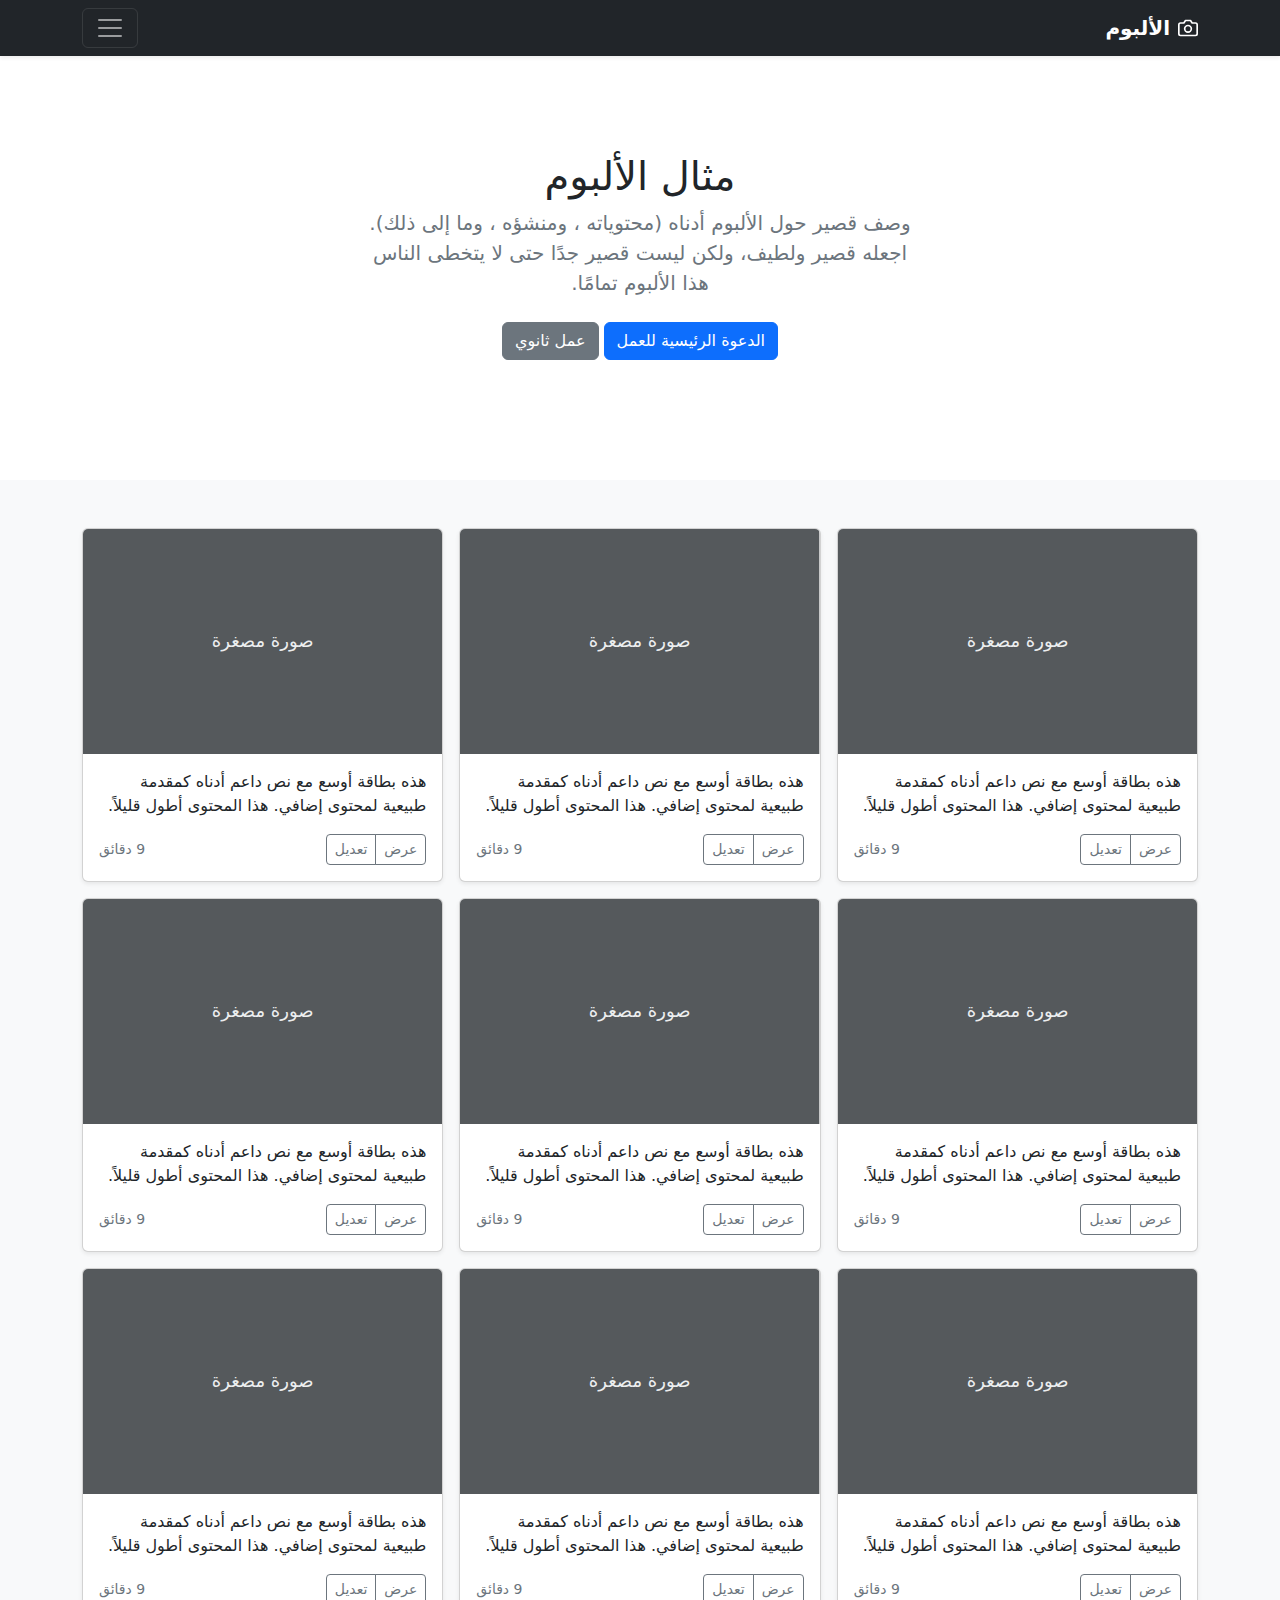
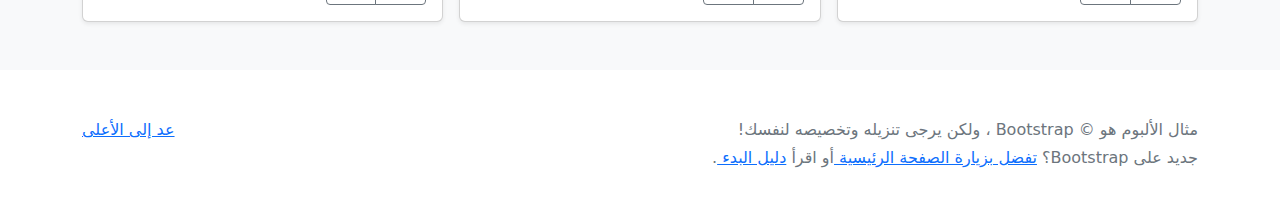
<file: bootstrap-5.2.3-examples/album-rtl/index.html>
<!doctype html>
<html lang="ar" dir="rtl">
  <head>
    <meta charset="utf-8">
    <meta name="viewport" content="width=device-width, initial-scale=1">
    <meta name="description" content="">
    <meta name="author" content="Mark Otto, Jacob Thornton, and Bootstrap contributors">
    <meta name="generator" content="Hugo 0.104.2">
    <title>مثال الألبوم · Bootstrap v5.2</title>

    <link rel="canonical" href="https://getbootstrap.com/docs/5.2/examples/album-rtl/">

    

    

<link href="../assets/dist/css/bootstrap.rtl.min.css" rel="stylesheet">

    <style>
      .bd-placeholder-img {
        font-size: 1.125rem;
        text-anchor: middle;
        -webkit-user-select: none;
        -moz-user-select: none;
        user-select: none;
      }

      @media (min-width: 768px) {
        .bd-placeholder-img-lg {
          font-size: 3.5rem;
        }
      }

      .b-example-divider {
        height: 3rem;
        background-color: rgba(0, 0, 0, .1);
        border: solid rgba(0, 0, 0, .15);
        border-width: 1px 0;
        box-shadow: inset 0 .5em 1.5em rgba(0, 0, 0, .1), inset 0 .125em .5em rgba(0, 0, 0, .15);
      }

      .b-example-vr {
        flex-shrink: 0;
        width: 1.5rem;
        height: 100vh;
      }

      .bi {
        vertical-align: -.125em;
        fill: currentColor;
      }

      .nav-scroller {
        position: relative;
        z-index: 2;
        height: 2.75rem;
        overflow-y: hidden;
      }

      .nav-scroller .nav {
        display: flex;
        flex-wrap: nowrap;
        padding-bottom: 1rem;
        margin-top: -1px;
        overflow-x: auto;
        text-align: center;
        white-space: nowrap;
        -webkit-overflow-scrolling: touch;
      }
    </style>

    
  </head>
  <body>
    
<header>
  <div class="collapse bg-dark" id="navbarHeader">
    <div class="container">
      <div class="row">
        <div class="col-sm-8 col-md-7 py-4">
          <h4 class="text-white">حول</h4>
          <p class="text-muted">أضف بعض المعلومات حول الألبوم، المؤلف، أو أي سياق خلفية آخر. اجعلها بضع جمل حتى يتمكن الزوار من التقاط بعض التلميحات المفيدة. ثم اربطها ببعض مواقع التواصل الاجتماعي أو معلومات الاتصال.</p>
        </div>
        <div class="col-sm-4 offset-md-1 py-4">
          <h4 class="text-white">تواصل معي</h4>
          <ul class="list-unstyled">
            <li><a href="#" class="text-white">تابعني على تويتر</a></li>
            <li><a href="#" class="text-white">شاركني الإعجاب في فيسبوك</a></li>
            <li><a href="#" class="text-white">راسلني على البريد الإلكتروني</a></li>
          </ul>
        </div>
      </div>
    </div>
  </div>
  <div class="navbar navbar-dark bg-dark shadow-sm">
    <div class="container">
      <a href="#" class="navbar-brand d-flex align-items-center">
        <svg xmlns="http://www.w3.org/2000/svg" width="20" height="20" fill="none" stroke="currentColor" stroke-linecap="round" stroke-linejoin="round" stroke-width="2" aria-hidden="true" class="me-2" viewBox="0 0 24 24"><path d="M23 19a2 2 0 0 1-2 2H3a2 2 0 0 1-2-2V8a2 2 0 0 1 2-2h4l2-3h6l2 3h4a2 2 0 0 1 2 2z"/><circle cx="12" cy="13" r="4"/></svg>
        <strong>الألبوم</strong>
      </a>
      <button class="navbar-toggler" type="button" data-bs-toggle="collapse" data-bs-target="#navbarHeader" aria-controls="navbarHeader" aria-expanded="false" aria-label="تبديل التنقل">
        <span class="navbar-toggler-icon"></span>
      </button>
    </div>
  </div>
</header>

<main>

  <section class="py-5 text-center container">
    <div class="row py-lg-5">
      <div class="col-lg-6 col-md-8 mx-auto">
        <h1 class="fw-light">مثال الألبوم</h1>
        <p class="lead text-muted">وصف قصير حول الألبوم أدناه (محتوياته ، ومنشؤه ، وما إلى ذلك). اجعله قصير ولطيف، ولكن ليست قصير جدًا حتى لا يتخطى الناس هذا الألبوم تمامًا.</p>
        <p>
          <a href="#" class="btn btn-primary my-2">الدعوة الرئيسية للعمل</a>
          <a href="#" class="btn btn-secondary my-2">عمل ثانوي</a>
        </p>
      </div>
    </div>
  </section>

  <div class="album py-5 bg-light">
    <div class="container">

      <div class="row row-cols-1 row-cols-sm-2 row-cols-md-3 g-3">
        <div class="col">
          <div class="card shadow-sm">
            <svg class="bd-placeholder-img card-img-top" width="100%" height="225" xmlns="http://www.w3.org/2000/svg" role="img" aria-label="Placeholder: صورة مصغرة" preserveAspectRatio="xMidYMid slice" focusable="false"><title>Placeholder</title><rect width="100%" height="100%" fill="#55595c"/><text x="50%" y="50%" fill="#eceeef" dy=".3em">صورة مصغرة</text></svg>

            <div class="card-body">
              <p class="card-text">هذه بطاقة أوسع مع نص داعم أدناه كمقدمة طبيعية لمحتوى إضافي. هذا المحتوى أطول قليلاً.</p>
              <div class="d-flex justify-content-between align-items-center">
                <div class="btn-group">
                  <button type="button" class="btn btn-sm btn-outline-secondary">عرض</button>
                  <button type="button" class="btn btn-sm btn-outline-secondary">تعديل</button>
                </div>
                <small class="text-muted">9 دقائق</small>
              </div>
            </div>
          </div>
        </div>
        <div class="col">
          <div class="card shadow-sm">
            <svg class="bd-placeholder-img card-img-top" width="100%" height="225" xmlns="http://www.w3.org/2000/svg" role="img" aria-label="Placeholder: صورة مصغرة" preserveAspectRatio="xMidYMid slice" focusable="false"><title>Placeholder</title><rect width="100%" height="100%" fill="#55595c"/><text x="50%" y="50%" fill="#eceeef" dy=".3em">صورة مصغرة</text></svg>

            <div class="card-body">
              <p class="card-text">هذه بطاقة أوسع مع نص داعم أدناه كمقدمة طبيعية لمحتوى إضافي. هذا المحتوى أطول قليلاً.</p>
              <div class="d-flex justify-content-between align-items-center">
                <div class="btn-group">
                  <button type="button" class="btn btn-sm btn-outline-secondary">عرض</button>
                  <button type="button" class="btn btn-sm btn-outline-secondary">تعديل</button>
                </div>
                <small class="text-muted">9 دقائق</small>
              </div>
            </div>
          </div>
        </div>
        <div class="col">
          <div class="card shadow-sm">
            <svg class="bd-placeholder-img card-img-top" width="100%" height="225" xmlns="http://www.w3.org/2000/svg" role="img" aria-label="Placeholder: صورة مصغرة" preserveAspectRatio="xMidYMid slice" focusable="false"><title>Placeholder</title><rect width="100%" height="100%" fill="#55595c"/><text x="50%" y="50%" fill="#eceeef" dy=".3em">صورة مصغرة</text></svg>

            <div class="card-body">
              <p class="card-text">هذه بطاقة أوسع مع نص داعم أدناه كمقدمة طبيعية لمحتوى إضافي. هذا المحتوى أطول قليلاً.</p>
              <div class="d-flex justify-content-between align-items-center">
                <div class="btn-group">
                  <button type="button" class="btn btn-sm btn-outline-secondary">عرض</button>
                  <button type="button" class="btn btn-sm btn-outline-secondary">تعديل</button>
                </div>
                <small class="text-muted">9 دقائق</small>
              </div>
            </div>
          </div>
        </div>

        <div class="col">
          <div class="card shadow-sm">
            <svg class="bd-placeholder-img card-img-top" width="100%" height="225" xmlns="http://www.w3.org/2000/svg" role="img" aria-label="Placeholder: صورة مصغرة" preserveAspectRatio="xMidYMid slice" focusable="false"><title>Placeholder</title><rect width="100%" height="100%" fill="#55595c"/><text x="50%" y="50%" fill="#eceeef" dy=".3em">صورة مصغرة</text></svg>

            <div class="card-body">
              <p class="card-text">هذه بطاقة أوسع مع نص داعم أدناه كمقدمة طبيعية لمحتوى إضافي. هذا المحتوى أطول قليلاً.</p>
              <div class="d-flex justify-content-between align-items-center">
                <div class="btn-group">
                  <button type="button" class="btn btn-sm btn-outline-secondary">عرض</button>
                  <button type="button" class="btn btn-sm btn-outline-secondary">تعديل</button>
                </div>
                <small class="text-muted">9 دقائق</small>
              </div>
            </div>
          </div>
        </div>
        <div class="col">
          <div class="card shadow-sm">
            <svg class="bd-placeholder-img card-img-top" width="100%" height="225" xmlns="http://www.w3.org/2000/svg" role="img" aria-label="Placeholder: صورة مصغرة" preserveAspectRatio="xMidYMid slice" focusable="false"><title>Placeholder</title><rect width="100%" height="100%" fill="#55595c"/><text x="50%" y="50%" fill="#eceeef" dy=".3em">صورة مصغرة</text></svg>

            <div class="card-body">
              <p class="card-text">هذه بطاقة أوسع مع نص داعم أدناه كمقدمة طبيعية لمحتوى إضافي. هذا المحتوى أطول قليلاً.</p>
              <div class="d-flex justify-content-between align-items-center">
                <div class="btn-group">
                  <button type="button" class="btn btn-sm btn-outline-secondary">عرض</button>
                  <button type="button" class="btn btn-sm btn-outline-secondary">تعديل</button>
                </div>
                <small class="text-muted">9 دقائق</small>
              </div>
            </div>
          </div>
        </div>
        <div class="col">
          <div class="card shadow-sm">
            <svg class="bd-placeholder-img card-img-top" width="100%" height="225" xmlns="http://www.w3.org/2000/svg" role="img" aria-label="Placeholder: صورة مصغرة" preserveAspectRatio="xMidYMid slice" focusable="false"><title>Placeholder</title><rect width="100%" height="100%" fill="#55595c"/><text x="50%" y="50%" fill="#eceeef" dy=".3em">صورة مصغرة</text></svg>

            <div class="card-body">
              <p class="card-text">هذه بطاقة أوسع مع نص داعم أدناه كمقدمة طبيعية لمحتوى إضافي. هذا المحتوى أطول قليلاً.</p>
              <div class="d-flex justify-content-between align-items-center">
                <div class="btn-group">
                  <button type="button" class="btn btn-sm btn-outline-secondary">عرض</button>
                  <button type="button" class="btn btn-sm btn-outline-secondary">تعديل</button>
                </div>
                <small class="text-muted">9 دقائق</small>
              </div>
            </div>
          </div>
        </div>

        <div class="col">
          <div class="card shadow-sm">
            <svg class="bd-placeholder-img card-img-top" width="100%" height="225" xmlns="http://www.w3.org/2000/svg" role="img" aria-label="Placeholder: صورة مصغرة" preserveAspectRatio="xMidYMid slice" focusable="false"><title>Placeholder</title><rect width="100%" height="100%" fill="#55595c"/><text x="50%" y="50%" fill="#eceeef" dy=".3em">صورة مصغرة</text></svg>

            <div class="card-body">
              <p class="card-text">هذه بطاقة أوسع مع نص داعم أدناه كمقدمة طبيعية لمحتوى إضافي. هذا المحتوى أطول قليلاً.</p>
              <div class="d-flex justify-content-between align-items-center">
                <div class="btn-group">
                  <button type="button" class="btn btn-sm btn-outline-secondary">عرض</button>
                  <button type="button" class="btn btn-sm btn-outline-secondary">تعديل</button>
                </div>
                <small class="text-muted">9 دقائق</small>
              </div>
            </div>
          </div>
        </div>
        <div class="col">
          <div class="card shadow-sm">
            <svg class="bd-placeholder-img card-img-top" width="100%" height="225" xmlns="http://www.w3.org/2000/svg" role="img" aria-label="Placeholder: صورة مصغرة" preserveAspectRatio="xMidYMid slice" focusable="false"><title>Placeholder</title><rect width="100%" height="100%" fill="#55595c"/><text x="50%" y="50%" fill="#eceeef" dy=".3em">صورة مصغرة</text></svg>

            <div class="card-body">
              <p class="card-text">هذه بطاقة أوسع مع نص داعم أدناه كمقدمة طبيعية لمحتوى إضافي. هذا المحتوى أطول قليلاً.</p>
              <div class="d-flex justify-content-between align-items-center">
                <div class="btn-group">
                  <button type="button" class="btn btn-sm btn-outline-secondary">عرض</button>
                  <button type="button" class="btn btn-sm btn-outline-secondary">تعديل</button>
                </div>
                <small class="text-muted">9 دقائق</small>
              </div>
            </div>
          </div>
        </div>
        <div class="col">
          <div class="card shadow-sm">
            <svg class="bd-placeholder-img card-img-top" width="100%" height="225" xmlns="http://www.w3.org/2000/svg" role="img" aria-label="Placeholder: صورة مصغرة" preserveAspectRatio="xMidYMid slice" focusable="false"><title>Placeholder</title><rect width="100%" height="100%" fill="#55595c"/><text x="50%" y="50%" fill="#eceeef" dy=".3em">صورة مصغرة</text></svg>

            <div class="card-body">
              <p class="card-text">هذه بطاقة أوسع مع نص داعم أدناه كمقدمة طبيعية لمحتوى إضافي. هذا المحتوى أطول قليلاً.</p>
              <div class="d-flex justify-content-between align-items-center">
                <div class="btn-group">
                  <button type="button" class="btn btn-sm btn-outline-secondary">عرض</button>
                  <button type="button" class="btn btn-sm btn-outline-secondary">تعديل</button>
                </div>
                <small class="text-muted">9 دقائق</small>
              </div>
            </div>
          </div>
        </div>
      </div>
    </div>
  </div>

</main>

<footer class="text-muted py-5">
  <div class="container">
    <p class="float-end mb-1">
      <a href="#">عد إلى الأعلى</a>
    </p>
    <p class="mb-1">مثال الألبوم هو © Bootstrap ، ولكن يرجى تنزيله وتخصيصه لنفسك!</p>
    <p class="mb-0">جديد على Bootstrap؟ <a href="/"> تفضل بزيارة الصفحة الرئيسية </a> أو اقرأ <a href="../getting-started/introduction/ "> دليل البدء </a>.</p>
  </div>
</footer>


    <script src="../assets/dist/js/bootstrap.bundle.min.js"></script>

      
  </body>
</html>
</file>
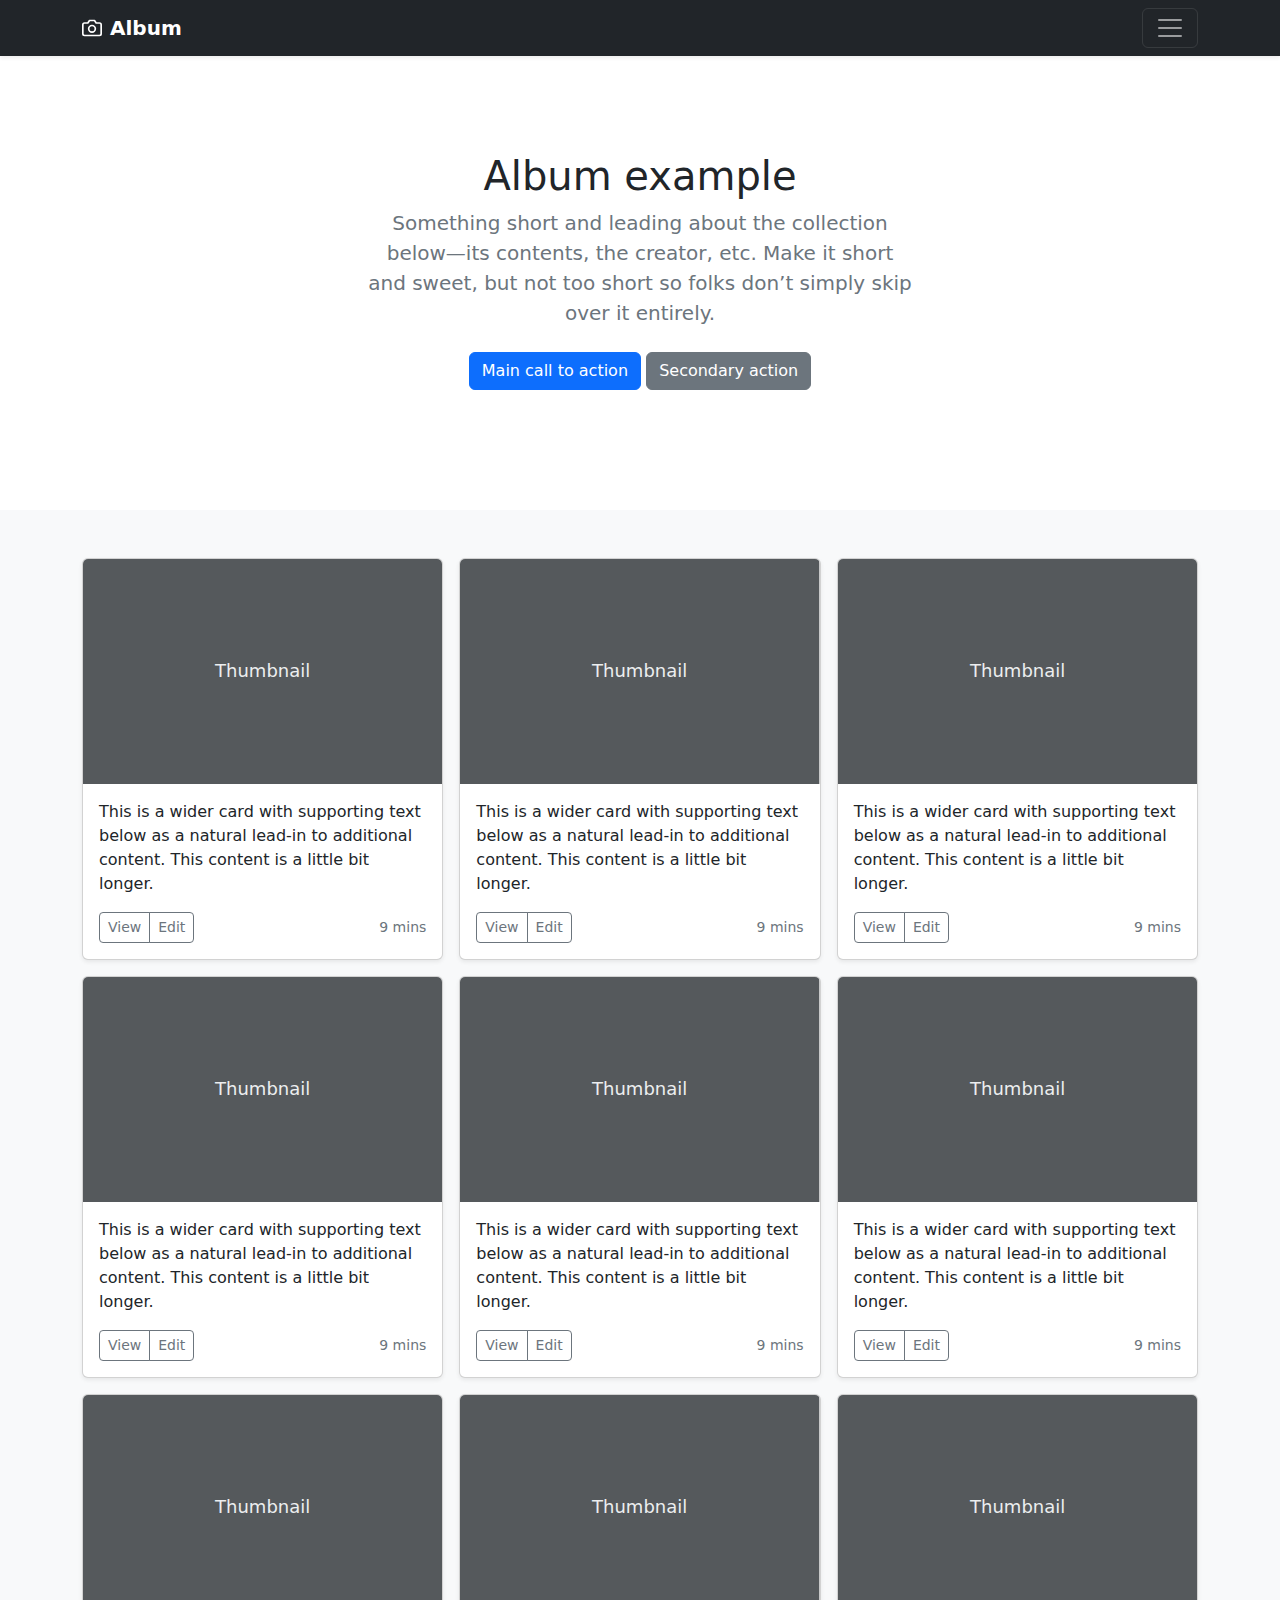
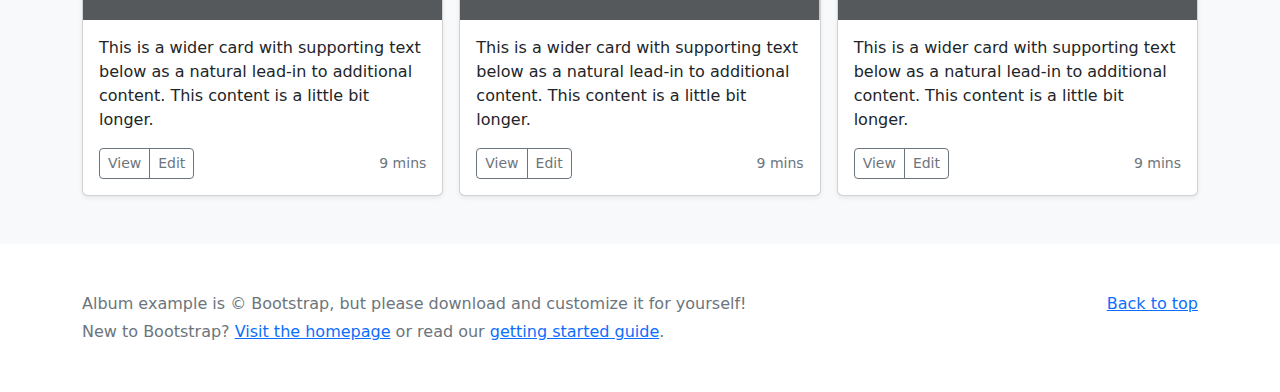
<file: bootstrap-5.2.3-examples/album/index.html>
<!doctype html>
<html lang="en">
  <head>
    <meta charset="utf-8">
    <meta name="viewport" content="width=device-width, initial-scale=1">
    <meta name="description" content="">
    <meta name="author" content="Mark Otto, Jacob Thornton, and Bootstrap contributors">
    <meta name="generator" content="Hugo 0.104.2">
    <title>Album example · Bootstrap v5.2</title>

    <link rel="canonical" href="https://getbootstrap.com/docs/5.2/examples/album/">

    

    

<link href="../assets/dist/css/bootstrap.min.css" rel="stylesheet">

    <style>
      .bd-placeholder-img {
        font-size: 1.125rem;
        text-anchor: middle;
        -webkit-user-select: none;
        -moz-user-select: none;
        user-select: none;
      }

      @media (min-width: 768px) {
        .bd-placeholder-img-lg {
          font-size: 3.5rem;
        }
      }

      .b-example-divider {
        height: 3rem;
        background-color: rgba(0, 0, 0, .1);
        border: solid rgba(0, 0, 0, .15);
        border-width: 1px 0;
        box-shadow: inset 0 .5em 1.5em rgba(0, 0, 0, .1), inset 0 .125em .5em rgba(0, 0, 0, .15);
      }

      .b-example-vr {
        flex-shrink: 0;
        width: 1.5rem;
        height: 100vh;
      }

      .bi {
        vertical-align: -.125em;
        fill: currentColor;
      }

      .nav-scroller {
        position: relative;
        z-index: 2;
        height: 2.75rem;
        overflow-y: hidden;
      }

      .nav-scroller .nav {
        display: flex;
        flex-wrap: nowrap;
        padding-bottom: 1rem;
        margin-top: -1px;
        overflow-x: auto;
        text-align: center;
        white-space: nowrap;
        -webkit-overflow-scrolling: touch;
      }
    </style>

    
  </head>
  <body>
    
<header>
  <div class="collapse bg-dark" id="navbarHeader">
    <div class="container">
      <div class="row">
        <div class="col-sm-8 col-md-7 py-4">
          <h4 class="text-white">About</h4>
          <p class="text-muted">Add some information about the album below, the author, or any other background context. Make it a few sentences long so folks can pick up some informative tidbits. Then, link them off to some social networking sites or contact information.</p>
        </div>
        <div class="col-sm-4 offset-md-1 py-4">
          <h4 class="text-white">Contact</h4>
          <ul class="list-unstyled">
            <li><a href="#" class="text-white">Follow on Twitter</a></li>
            <li><a href="#" class="text-white">Like on Facebook</a></li>
            <li><a href="#" class="text-white">Email me</a></li>
          </ul>
        </div>
      </div>
    </div>
  </div>
  <div class="navbar navbar-dark bg-dark shadow-sm">
    <div class="container">
      <a href="#" class="navbar-brand d-flex align-items-center">
        <svg xmlns="http://www.w3.org/2000/svg" width="20" height="20" fill="none" stroke="currentColor" stroke-linecap="round" stroke-linejoin="round" stroke-width="2" aria-hidden="true" class="me-2" viewBox="0 0 24 24"><path d="M23 19a2 2 0 0 1-2 2H3a2 2 0 0 1-2-2V8a2 2 0 0 1 2-2h4l2-3h6l2 3h4a2 2 0 0 1 2 2z"/><circle cx="12" cy="13" r="4"/></svg>
        <strong>Album</strong>
      </a>
      <button class="navbar-toggler" type="button" data-bs-toggle="collapse" data-bs-target="#navbarHeader" aria-controls="navbarHeader" aria-expanded="false" aria-label="Toggle navigation">
        <span class="navbar-toggler-icon"></span>
      </button>
    </div>
  </div>
</header>

<main>

  <section class="py-5 text-center container">
    <div class="row py-lg-5">
      <div class="col-lg-6 col-md-8 mx-auto">
        <h1 class="fw-light">Album example</h1>
        <p class="lead text-muted">Something short and leading about the collection below—its contents, the creator, etc. Make it short and sweet, but not too short so folks don’t simply skip over it entirely.</p>
        <p>
          <a href="#" class="btn btn-primary my-2">Main call to action</a>
          <a href="#" class="btn btn-secondary my-2">Secondary action</a>
        </p>
      </div>
    </div>
  </section>

  <div class="album py-5 bg-light">
    <div class="container">

      <div class="row row-cols-1 row-cols-sm-2 row-cols-md-3 g-3">
        <div class="col">
          <div class="card shadow-sm">
            <svg class="bd-placeholder-img card-img-top" width="100%" height="225" xmlns="http://www.w3.org/2000/svg" role="img" aria-label="Placeholder: Thumbnail" preserveAspectRatio="xMidYMid slice" focusable="false"><title>Placeholder</title><rect width="100%" height="100%" fill="#55595c"/><text x="50%" y="50%" fill="#eceeef" dy=".3em">Thumbnail</text></svg>

            <div class="card-body">
              <p class="card-text">This is a wider card with supporting text below as a natural lead-in to additional content. This content is a little bit longer.</p>
              <div class="d-flex justify-content-between align-items-center">
                <div class="btn-group">
                  <button type="button" class="btn btn-sm btn-outline-secondary">View</button>
                  <button type="button" class="btn btn-sm btn-outline-secondary">Edit</button>
                </div>
                <small class="text-muted">9 mins</small>
              </div>
            </div>
          </div>
        </div>
        <div class="col">
          <div class="card shadow-sm">
            <svg class="bd-placeholder-img card-img-top" width="100%" height="225" xmlns="http://www.w3.org/2000/svg" role="img" aria-label="Placeholder: Thumbnail" preserveAspectRatio="xMidYMid slice" focusable="false"><title>Placeholder</title><rect width="100%" height="100%" fill="#55595c"/><text x="50%" y="50%" fill="#eceeef" dy=".3em">Thumbnail</text></svg>

            <div class="card-body">
              <p class="card-text">This is a wider card with supporting text below as a natural lead-in to additional content. This content is a little bit longer.</p>
              <div class="d-flex justify-content-between align-items-center">
                <div class="btn-group">
                  <button type="button" class="btn btn-sm btn-outline-secondary">View</button>
                  <button type="button" class="btn btn-sm btn-outline-secondary">Edit</button>
                </div>
                <small class="text-muted">9 mins</small>
              </div>
            </div>
          </div>
        </div>
        <div class="col">
          <div class="card shadow-sm">
            <svg class="bd-placeholder-img card-img-top" width="100%" height="225" xmlns="http://www.w3.org/2000/svg" role="img" aria-label="Placeholder: Thumbnail" preserveAspectRatio="xMidYMid slice" focusable="false"><title>Placeholder</title><rect width="100%" height="100%" fill="#55595c"/><text x="50%" y="50%" fill="#eceeef" dy=".3em">Thumbnail</text></svg>

            <div class="card-body">
              <p class="card-text">This is a wider card with supporting text below as a natural lead-in to additional content. This content is a little bit longer.</p>
              <div class="d-flex justify-content-between align-items-center">
                <div class="btn-group">
                  <button type="button" class="btn btn-sm btn-outline-secondary">View</button>
                  <button type="button" class="btn btn-sm btn-outline-secondary">Edit</button>
                </div>
                <small class="text-muted">9 mins</small>
              </div>
            </div>
          </div>
        </div>

        <div class="col">
          <div class="card shadow-sm">
            <svg class="bd-placeholder-img card-img-top" width="100%" height="225" xmlns="http://www.w3.org/2000/svg" role="img" aria-label="Placeholder: Thumbnail" preserveAspectRatio="xMidYMid slice" focusable="false"><title>Placeholder</title><rect width="100%" height="100%" fill="#55595c"/><text x="50%" y="50%" fill="#eceeef" dy=".3em">Thumbnail</text></svg>

            <div class="card-body">
              <p class="card-text">This is a wider card with supporting text below as a natural lead-in to additional content. This content is a little bit longer.</p>
              <div class="d-flex justify-content-between align-items-center">
                <div class="btn-group">
                  <button type="button" class="btn btn-sm btn-outline-secondary">View</button>
                  <button type="button" class="btn btn-sm btn-outline-secondary">Edit</button>
                </div>
                <small class="text-muted">9 mins</small>
              </div>
            </div>
          </div>
        </div>
        <div class="col">
          <div class="card shadow-sm">
            <svg class="bd-placeholder-img card-img-top" width="100%" height="225" xmlns="http://www.w3.org/2000/svg" role="img" aria-label="Placeholder: Thumbnail" preserveAspectRatio="xMidYMid slice" focusable="false"><title>Placeholder</title><rect width="100%" height="100%" fill="#55595c"/><text x="50%" y="50%" fill="#eceeef" dy=".3em">Thumbnail</text></svg>

            <div class="card-body">
              <p class="card-text">This is a wider card with supporting text below as a natural lead-in to additional content. This content is a little bit longer.</p>
              <div class="d-flex justify-content-between align-items-center">
                <div class="btn-group">
                  <button type="button" class="btn btn-sm btn-outline-secondary">View</button>
                  <button type="button" class="btn btn-sm btn-outline-secondary">Edit</button>
                </div>
                <small class="text-muted">9 mins</small>
              </div>
            </div>
          </div>
        </div>
        <div class="col">
          <div class="card shadow-sm">
            <svg class="bd-placeholder-img card-img-top" width="100%" height="225" xmlns="http://www.w3.org/2000/svg" role="img" aria-label="Placeholder: Thumbnail" preserveAspectRatio="xMidYMid slice" focusable="false"><title>Placeholder</title><rect width="100%" height="100%" fill="#55595c"/><text x="50%" y="50%" fill="#eceeef" dy=".3em">Thumbnail</text></svg>

            <div class="card-body">
              <p class="card-text">This is a wider card with supporting text below as a natural lead-in to additional content. This content is a little bit longer.</p>
              <div class="d-flex justify-content-between align-items-center">
                <div class="btn-group">
                  <button type="button" class="btn btn-sm btn-outline-secondary">View</button>
                  <button type="button" class="btn btn-sm btn-outline-secondary">Edit</button>
                </div>
                <small class="text-muted">9 mins</small>
              </div>
            </div>
          </div>
        </div>

        <div class="col">
          <div class="card shadow-sm">
            <svg class="bd-placeholder-img card-img-top" width="100%" height="225" xmlns="http://www.w3.org/2000/svg" role="img" aria-label="Placeholder: Thumbnail" preserveAspectRatio="xMidYMid slice" focusable="false"><title>Placeholder</title><rect width="100%" height="100%" fill="#55595c"/><text x="50%" y="50%" fill="#eceeef" dy=".3em">Thumbnail</text></svg>

            <div class="card-body">
              <p class="card-text">This is a wider card with supporting text below as a natural lead-in to additional content. This content is a little bit longer.</p>
              <div class="d-flex justify-content-between align-items-center">
                <div class="btn-group">
                  <button type="button" class="btn btn-sm btn-outline-secondary">View</button>
                  <button type="button" class="btn btn-sm btn-outline-secondary">Edit</button>
                </div>
                <small class="text-muted">9 mins</small>
              </div>
            </div>
          </div>
        </div>
        <div class="col">
          <div class="card shadow-sm">
            <svg class="bd-placeholder-img card-img-top" width="100%" height="225" xmlns="http://www.w3.org/2000/svg" role="img" aria-label="Placeholder: Thumbnail" preserveAspectRatio="xMidYMid slice" focusable="false"><title>Placeholder</title><rect width="100%" height="100%" fill="#55595c"/><text x="50%" y="50%" fill="#eceeef" dy=".3em">Thumbnail</text></svg>

            <div class="card-body">
              <p class="card-text">This is a wider card with supporting text below as a natural lead-in to additional content. This content is a little bit longer.</p>
              <div class="d-flex justify-content-between align-items-center">
                <div class="btn-group">
                  <button type="button" class="btn btn-sm btn-outline-secondary">View</button>
                  <button type="button" class="btn btn-sm btn-outline-secondary">Edit</button>
                </div>
                <small class="text-muted">9 mins</small>
              </div>
            </div>
          </div>
        </div>
        <div class="col">
          <div class="card shadow-sm">
            <svg class="bd-placeholder-img card-img-top" width="100%" height="225" xmlns="http://www.w3.org/2000/svg" role="img" aria-label="Placeholder: Thumbnail" preserveAspectRatio="xMidYMid slice" focusable="false"><title>Placeholder</title><rect width="100%" height="100%" fill="#55595c"/><text x="50%" y="50%" fill="#eceeef" dy=".3em">Thumbnail</text></svg>

            <div class="card-body">
              <p class="card-text">This is a wider card with supporting text below as a natural lead-in to additional content. This content is a little bit longer.</p>
              <div class="d-flex justify-content-between align-items-center">
                <div class="btn-group">
                  <button type="button" class="btn btn-sm btn-outline-secondary">View</button>
                  <button type="button" class="btn btn-sm btn-outline-secondary">Edit</button>
                </div>
                <small class="text-muted">9 mins</small>
              </div>
            </div>
          </div>
        </div>
      </div>
    </div>
  </div>

</main>

<footer class="text-muted py-5">
  <div class="container">
    <p class="float-end mb-1">
      <a href="#">Back to top</a>
    </p>
    <p class="mb-1">Album example is &copy; Bootstrap, but please download and customize it for yourself!</p>
    <p class="mb-0">New to Bootstrap? <a href="/">Visit the homepage</a> or read our <a href="../getting-started/introduction/">getting started guide</a>.</p>
  </div>
</footer>


    <script src="../assets/dist/js/bootstrap.bundle.min.js"></script>

      
  </body>
</html>
</file>
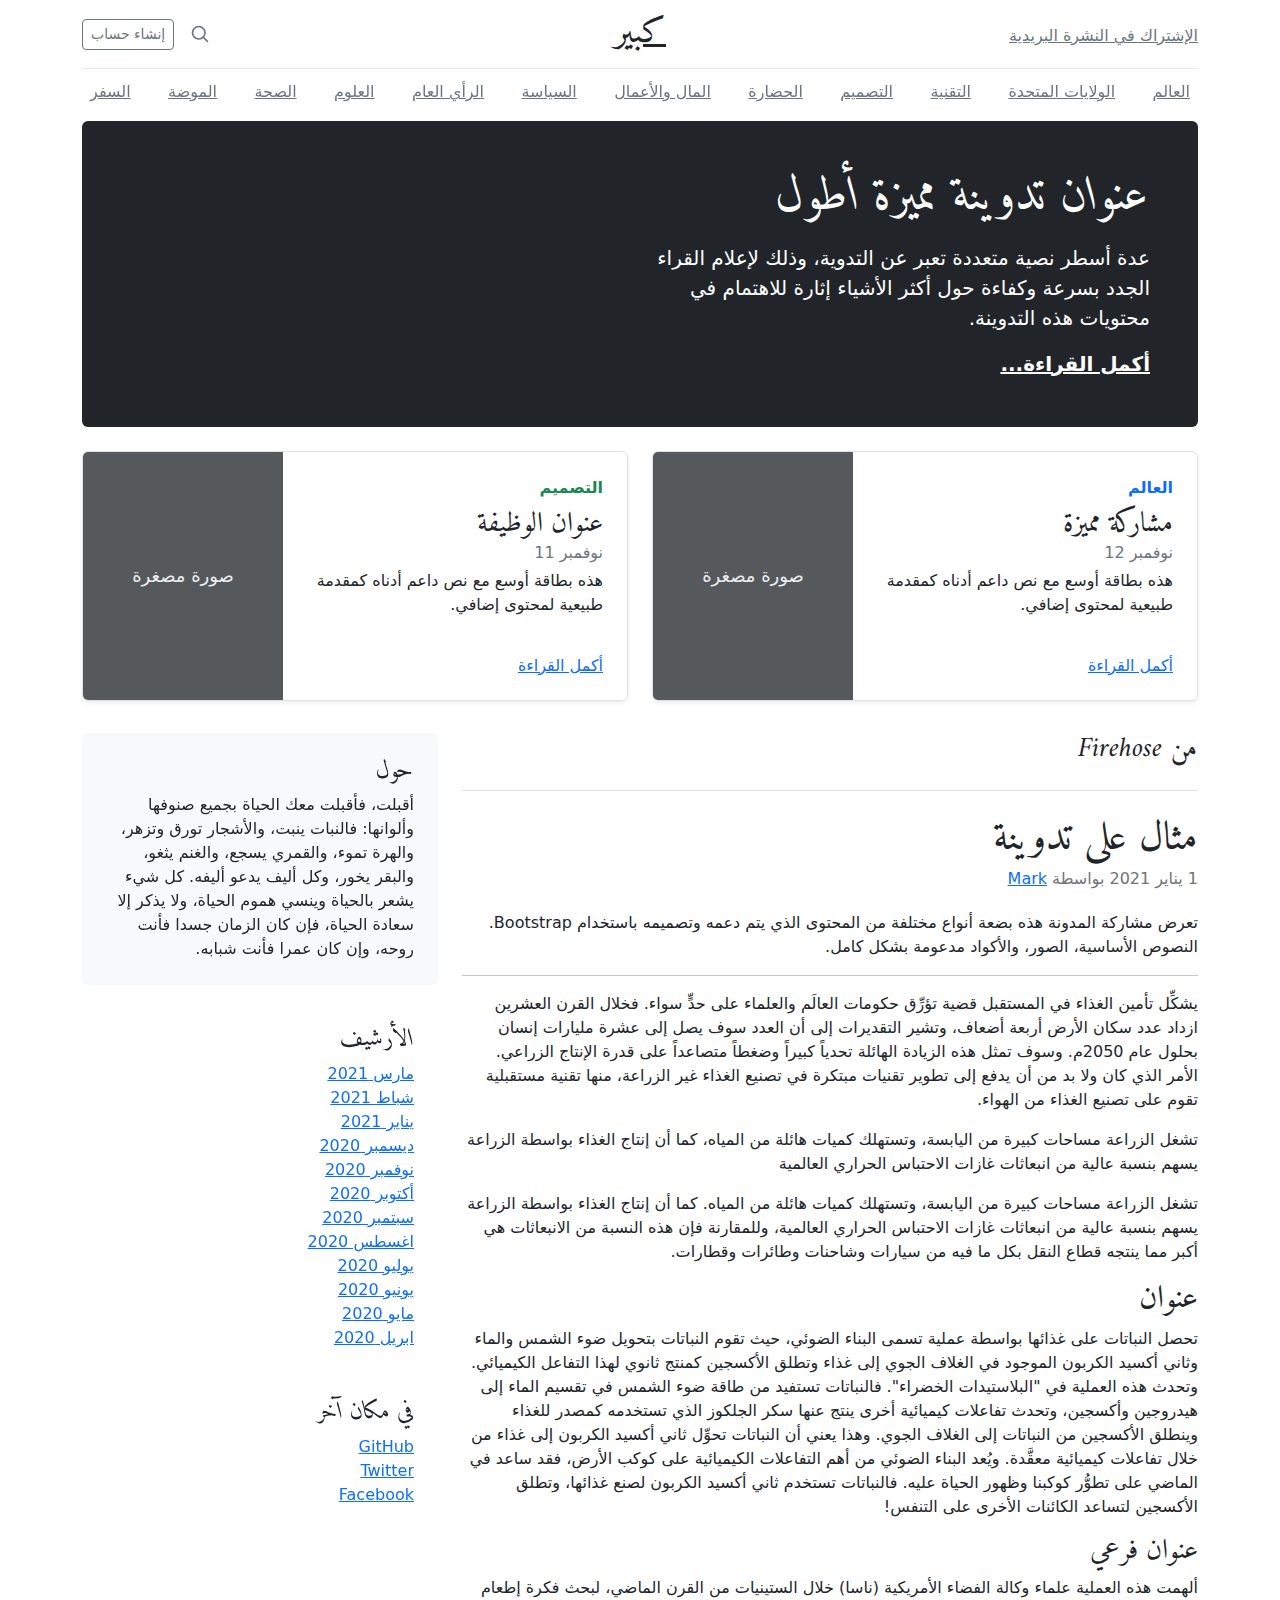
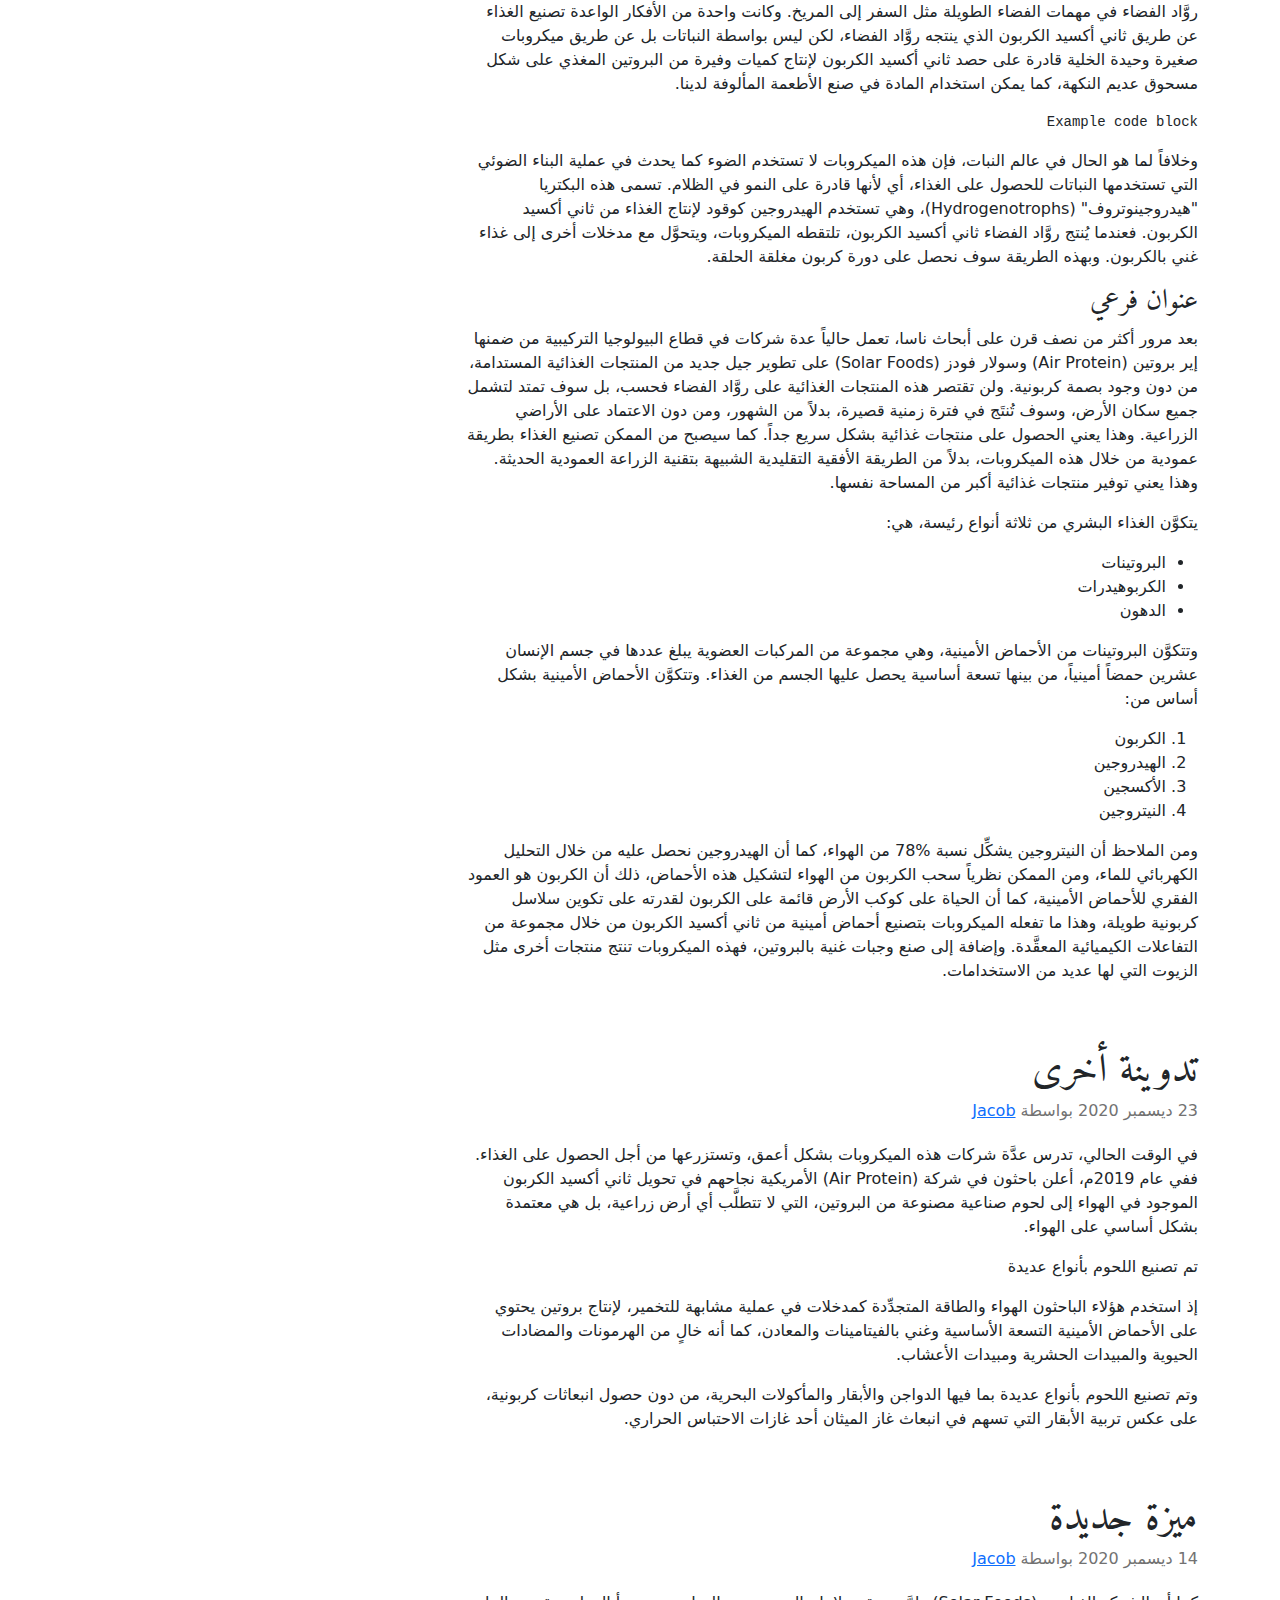
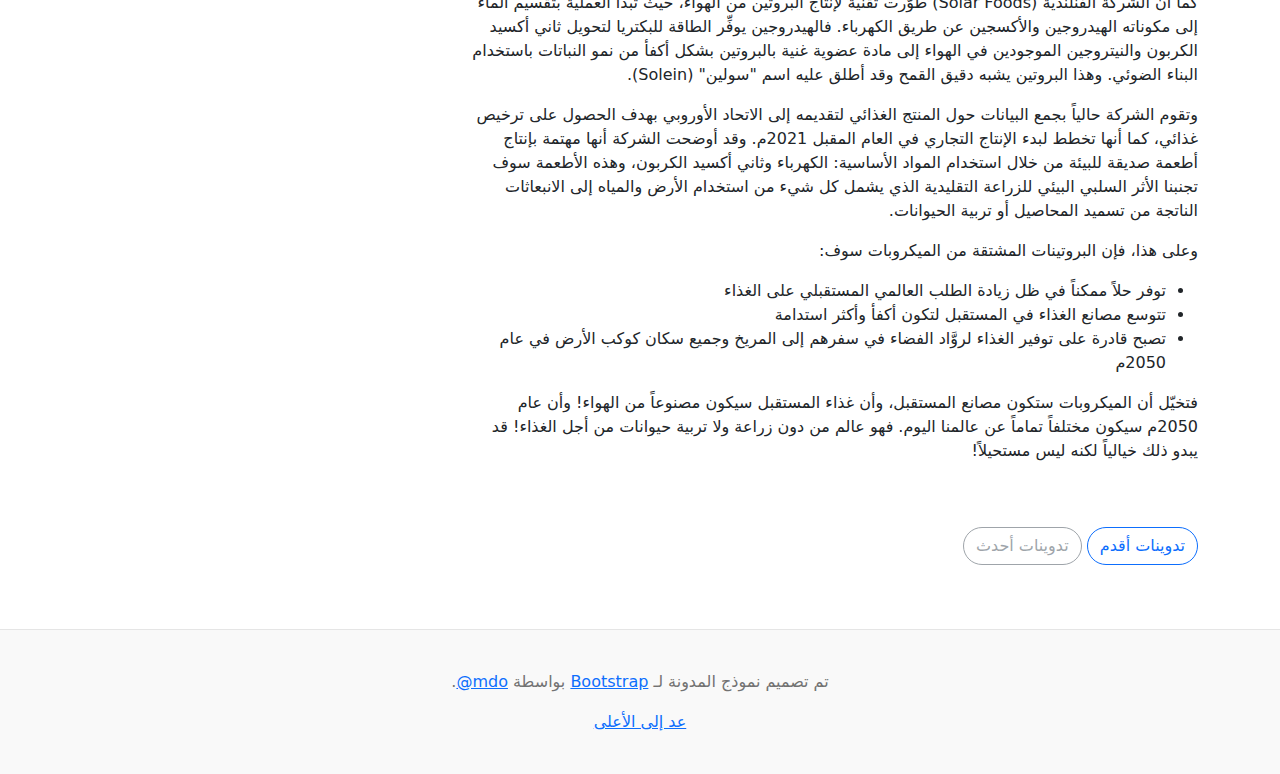
<file: bootstrap-5.2.3-examples/blog-rtl/index.html>
<!doctype html>
<html lang="ar" dir="rtl">
  <head>
    <meta charset="utf-8">
    <meta name="viewport" content="width=device-width, initial-scale=1">
    <meta name="description" content="">
    <meta name="author" content="Mark Otto, Jacob Thornton, and Bootstrap contributors">
    <meta name="generator" content="Hugo 0.104.2">
    <title>قالب المدونة · Bootstrap v5.2</title>

    <link rel="canonical" href="https://getbootstrap.com/docs/5.2/examples/blog-rtl/">

    

    

<link href="../assets/dist/css/bootstrap.rtl.min.css" rel="stylesheet">

    <style>
      .bd-placeholder-img {
        font-size: 1.125rem;
        text-anchor: middle;
        -webkit-user-select: none;
        -moz-user-select: none;
        user-select: none;
      }

      @media (min-width: 768px) {
        .bd-placeholder-img-lg {
          font-size: 3.5rem;
        }
      }

      .b-example-divider {
        height: 3rem;
        background-color: rgba(0, 0, 0, .1);
        border: solid rgba(0, 0, 0, .15);
        border-width: 1px 0;
        box-shadow: inset 0 .5em 1.5em rgba(0, 0, 0, .1), inset 0 .125em .5em rgba(0, 0, 0, .15);
      }

      .b-example-vr {
        flex-shrink: 0;
        width: 1.5rem;
        height: 100vh;
      }

      .bi {
        vertical-align: -.125em;
        fill: currentColor;
      }

      .nav-scroller {
        position: relative;
        z-index: 2;
        height: 2.75rem;
        overflow-y: hidden;
      }

      .nav-scroller .nav {
        display: flex;
        flex-wrap: nowrap;
        padding-bottom: 1rem;
        margin-top: -1px;
        overflow-x: auto;
        text-align: center;
        white-space: nowrap;
        -webkit-overflow-scrolling: touch;
      }
    </style>

    
    <!-- Custom styles for this template -->
    <link href="https://fonts.googleapis.com/css?family=Amiri:wght@400;700&amp;display=swap" rel="stylesheet">
    <!-- Custom styles for this template -->
    <link href="../blog/blog.rtl.css" rel="stylesheet">
  </head>
  <body>
    
<div class="container">
  <header class="blog-header lh-1 py-3">
    <div class="row flex-nowrap justify-content-between align-items-center">
      <div class="col-4 pt-1">
        <a class="link-secondary" href="#">الإشتراك في النشرة البريدية</a>
      </div>
      <div class="col-4 text-center">
        <a class="blog-header-logo text-dark" href="#">كبير</a>
      </div>
      <div class="col-4 d-flex justify-content-end align-items-center">
        <a class="link-secondary" href="#" aria-label="بحث">
          <svg xmlns="http://www.w3.org/2000/svg" width="20" height="20" fill="none" stroke="currentColor" stroke-linecap="round" stroke-linejoin="round" stroke-width="2" class="mx-3" role="img" viewBox="0 0 24 24"><title>بحث</title><circle cx="10.5" cy="10.5" r="7.5"/><path d="M21 21l-5.2-5.2"/></svg>
        </a>
        <a class="btn btn-sm btn-outline-secondary" href="#">إنشاء حساب</a>
      </div>
    </div>
  </header>

  <div class="nav-scroller py-1 mb-2">
    <nav class="nav d-flex justify-content-between">
      <a class="p-2 link-secondary" href="#">العالم</a>
      <a class="p-2 link-secondary" href="#">الولايات المتحدة</a>
      <a class="p-2 link-secondary" href="#">التقنية</a>
      <a class="p-2 link-secondary" href="#">التصميم</a>
      <a class="p-2 link-secondary" href="#">الحضارة</a>
      <a class="p-2 link-secondary" href="#">المال والأعمال</a>
      <a class="p-2 link-secondary" href="#">السياسة</a>
      <a class="p-2 link-secondary" href="#">الرأي العام</a>
      <a class="p-2 link-secondary" href="#">العلوم</a>
      <a class="p-2 link-secondary" href="#">الصحة</a>
      <a class="p-2 link-secondary" href="#">الموضة</a>
      <a class="p-2 link-secondary" href="#">السفر</a>
    </nav>
  </div>
</div>

<main class="container">
  <div class="p-4 p-md-5 mb-4 rounded text-bg-dark">
    <div class="col-md-6 px-0">
      <h1 class="display-4 fst-italic">عنوان تدوينة مميزة أطول</h1>
      <p class="lead my-3">عدة أسطر نصية متعددة تعبر عن التدوية، وذلك لإعلام القراء الجدد بسرعة وكفاءة حول أكثر الأشياء إثارة للاهتمام في محتويات هذه التدوينة.</p>
      <p class="lead mb-0"><a href="#" class="text-white fw-bold">أكمل القراءة...</a></p>
    </div>
  </div>

  <div class="row mb-2">
    <div class="col-md-6">
      <div class="row g-0 border rounded overflow-hidden flex-md-row mb-4 shadow-sm h-md-250 position-relative">
        <div class="col p-4 d-flex flex-column position-static">
          <strong class="d-inline-block mb-2 text-primary">العالم</strong>
          <h3 class="mb-0">مشاركة مميزة</h3>
          <div class="mb-1 text-muted">نوفمبر 12</div>
          <p class="card-text mb-auto">هذه بطاقة أوسع مع نص داعم أدناه كمقدمة طبيعية لمحتوى إضافي.</p>
          <a href="#" class="stretched-link">أكمل القراءة</a>
        </div>
        <div class="col-auto d-none d-lg-block">
          <svg class="bd-placeholder-img" width="200" height="250" xmlns="http://www.w3.org/2000/svg" role="img" aria-label="Placeholder: صورة مصغرة" preserveAspectRatio="xMidYMid slice" focusable="false"><title>Placeholder</title><rect width="100%" height="100%" fill="#55595c"/><text x="50%" y="50%" fill="#eceeef" dy=".3em">صورة مصغرة</text></svg>

        </div>
      </div>
    </div>
    <div class="col-md-6">
      <div class="row g-0 border rounded overflow-hidden flex-md-row mb-4 shadow-sm h-md-250 position-relative">
        <div class="col p-4 d-flex flex-column position-static">
          <strong class="d-inline-block mb-2 text-success">التصميم</strong>
          <h3 class="mb-0">عنوان الوظيفة</h3>
          <div class="mb-1 text-muted">نوفمبر 11</div>
          <p class="mb-auto">هذه بطاقة أوسع مع نص داعم أدناه كمقدمة طبيعية لمحتوى إضافي.</p>
          <a href="#" class="stretched-link">أكمل القراءة</a>
        </div>
        <div class="col-auto d-none d-lg-block">
          <svg class="bd-placeholder-img" width="200" height="250" xmlns="http://www.w3.org/2000/svg" role="img" aria-label="Placeholder: صورة مصغرة" preserveAspectRatio="xMidYMid slice" focusable="false"><title>Placeholder</title><rect width="100%" height="100%" fill="#55595c"/><text x="50%" y="50%" fill="#eceeef" dy=".3em">صورة مصغرة</text></svg>

        </div>
      </div>
    </div>
  </div>

  <div class="row">
    <div class="col-md-8">
      <h3 class="pb-4 mb-4 fst-italic border-bottom">
        من Firehose
      </h3>

      <article class="blog-post">
        <h2 class="blog-post-title mb-1">مثال على تدوينة</h2>
        <p class="blog-post-meta">1 يناير 2021 بواسطة <a href="#"> Mark </a></p>

        <p>تعرض مشاركة المدونة هذه بضعة أنواع مختلفة من المحتوى الذي يتم دعمه وتصميمه باستخدام Bootstrap. النصوص الأساسية، الصور، والأكواد مدعومة بشكل كامل.</p>
        <hr>
        <p>يشكِّل تأمين الغذاء في المستقبل قضية تؤرِّق حكومات العالَم والعلماء على حدٍّ سواء. فخلال القرن العشرين ازداد عدد سكان الأرض أربعة أضعاف، وتشير التقديرات إلى أن العدد سوف يصل إلى عشرة مليارات إنسان بحلول عام 2050م. وسوف تمثل هذه الزيادة الهائلة تحدياً كبيراً وضغطاً متصاعداً على قدرة الإنتاج الزراعي. الأمر الذي كان ولا بد من أن يدفع إلى تطوير تقنيات مبتكرة في تصنيع الغذاء غير الزراعة، منها تقنية مستقبلية تقوم على تصنيع الغذاء من الهواء.</p>
        <blockquote>
          <p>تشغل الزراعة مساحات كبيرة من اليابسة، وتستهلك كميات هائلة من المياه، كما أن إنتاج الغذاء بواسطة الزراعة يسهم بنسبة عالية من انبعاثات غازات الاحتباس الحراري العالمية</p>
        </blockquote>
        <p>تشغل الزراعة مساحات كبيرة من اليابسة، وتستهلك كميات هائلة من المياه. كما أن إنتاج الغذاء بواسطة الزراعة يسهم بنسبة عالية من انبعاثات غازات الاحتباس الحراري العالمية، وللمقارنة فإن هذه النسبة من الانبعاثات هي أكبر مما ينتجه قطاع النقل بكل ما فيه من سيارات وشاحنات وطائرات وقطارات.</p>
        <h2>عنوان</h2>
        <p>تحصل النباتات على غذائها بواسطة عملية تسمى البناء الضوئي، حيث تقوم النباتات بتحويل ضوء الشمس والماء وثاني أكسيد الكربون الموجود في الغلاف الجوي إلى غذاء وتطلق الأكسجين كمنتج ثانوي لهذا التفاعل الكيميائي. وتحدث هذه العملية في "البلاستيدات الخضراء". فالنباتات تستفيد من طاقة ضوء الشمس في تقسيم الماء إلى هيدروجين وأكسجين، وتحدث تفاعلات كيميائية أخرى ينتج عنها سكر الجلكوز الذي تستخدمه كمصدر للغذاء وينطلق الأكسجين من النباتات إلى الغلاف الجوي. وهذا يعني أن النباتات تحوِّل ثاني أكسيد الكربون إلى غذاء من خلال تفاعلات كيميائية معقَّدة. ويُعد البناء الضوئي من أهم التفاعلات الكيميائية على كوكب الأرض، فقد ساعد في الماضي على تطوُّر كوكبنا وظهور الحياة عليه. فالنباتات تستخدم ثاني أكسيد الكربون لصنع غذائها، وتطلق الأكسجين لتساعد الكائنات الأخرى على التنفس!</p>
        <h3>عنوان فرعي</h3>
        <p>ألهمت هذه العملية علماء وكالة الفضاء الأمريكية (ناسا) خلال الستينيات من القرن الماضي، لبحث فكرة إطعام روَّاد الفضاء في مهمات الفضاء الطويلة مثل السفر إلى المريخ. وكانت واحدة من الأفكار الواعدة تصنيع الغذاء عن طريق ثاني أكسيد الكربون الذي ينتجه روَّاد الفضاء، لكن ليس بواسطة النباتات بل عن طريق ميكروبات صغيرة وحيدة الخلية قادرة على حصد ثاني أكسيد الكربون لإنتاج كميات وفيرة من البروتين المغذي على شكل مسحوق عديم النكهة، كما يمكن استخدام المادة في صنع الأطعمة المألوفة لدينا.</p>
        <pre><code>Example code block</code></pre>
        <p>وخلافاً لما هو الحال في عالم النبات، فإن هذه الميكروبات لا تستخدم الضوء كما يحدث في عملية البناء الضوئي التي تستخدمها النباتات للحصول على الغذاء، أي لأنها قادرة على النمو في الظلام. تسمى هذه البكتريا "هيدروجينوتروف" (Hydrogenotrophs)، وهي تستخدم الهيدروجين كوقود لإنتاج الغذاء من ثاني أكسيد الكربون. فعندما يُنتج روَّاد الفضاء ثاني أكسيد الكربون، تلتقطه الميكروبات، ويتحوَّل مع مدخلات أخرى إلى غذاء غني بالكربون. وبهذه الطريقة سوف نحصل على دورة كربون مغلقة الحلقة.</p>
        <h3>عنوان فرعي</h3>
        <p>بعد مرور أكثر من نصف قرن على أبحاث ناسا، تعمل حالياً عدة شركات في قطاع البيولوجيا التركيبية من ضمنها إير بروتين (Air Protein) وسولار فودز (Solar Foods) على تطوير جيل جديد من المنتجات الغذائية المستدامة، من دون وجود بصمة كربونية. ولن تقتصر هذه المنتجات الغذائية على روَّاد الفضاء فحسب، بل سوف تمتد لتشمل جميع سكان الأرض، وسوف تُنتَج في فترة زمنية قصيرة، بدلاً من الشهور، ومن دون الاعتماد على الأراضي الزراعية. وهذا يعني الحصول على منتجات غذائية بشكل سريع جداً. كما سيصبح من الممكن تصنيع الغذاء بطريقة عمودية من خلال هذه الميكروبات، بدلاً من الطريقة الأفقية التقليدية الشبيهة بتقنية الزراعة العمودية الحديثة. وهذا يعني توفير منتجات غذائية أكبر من المساحة نفسها.</p>
        <p>يتكوَّن الغذاء البشري من ثلاثة أنواع رئيسة، هي:</p>
        <ul>
          <li>البروتينات</li>
          <li>الكربوهيدرات</li>
          <li>الدهون</li>
        </ul>
        <p>وتتكوَّن البروتينات من الأحماض الأمينية، وهي مجموعة من المركبات العضوية يبلغ عددها في جسم الإنسان عشرين حمضاً أمينياً، من بينها تسعة أساسية يحصل عليها الجسم من الغذاء. وتتكوَّن الأحماض الأمينية بشكل أساس من:</p>
        <ol>
          <li>الكربون</li>
          <li>الهيدروجين</li>
          <li>الأكسجين</li>
          <li>النيتروجين</li>
        </ol>
        <p>ومن الملاحظ أن النيتروجين يشكِّل نسبة %78 من الهواء، كما أن الهيدروجين نحصل عليه من خلال التحليل الكهربائي للماء، ومن الممكن نظرياً سحب الكربون من الهواء لتشكيل هذه الأحماض، ذلك أن الكربون هو العمود الفقري للأحماض الأمينية، كما أن الحياة على كوكب الأرض قائمة على الكربون لقدرته على تكوين سلاسل كربونية طويلة، وهذا ما تفعله الميكروبات بتصنيع أحماض أمينية من ثاني أكسيد الكربون من خلال مجموعة من التفاعلات الكيميائية المعقَّدة. وإضافة إلى صنع وجبات غنية بالبروتين، فهذه الميكروبات تنتج منتجات أخرى مثل الزيوت التي لها عديد من الاستخدامات.</p>
      </article>

      <article class="blog-post">
        <h2 class="blog-post-title mb-1">تدوينة أخرى</h2>
        <p class="blog-post-meta">23 ديسمبر 2020 بواسطة <a href="#">Jacob</a></p>

        <p>في الوقت الحالي، تدرس عدَّة شركات هذه الميكروبات بشكل أعمق، وتستزرعها من أجل الحصول على الغذاء. ففي عام 2019م، أعلن باحثون في شركة (Air Protein) الأمريكية نجاحهم في تحويل ثاني أكسيد الكربون الموجود في الهواء إلى لحوم صناعية مصنوعة من البروتين، التي لا تتطلَّب أي أرض زراعية، بل هي معتمدة بشكل أساسي على الهواء.</p>
        <blockquote>
          <p>تم تصنيع اللحوم بأنواع عديدة</p>
        </blockquote>
        <p>إذ استخدم هؤلاء الباحثون الهواء والطاقة المتجدِّدة كمدخلات في عملية مشابهة للتخمير، لإنتاج بروتين يحتوي على الأحماض الأمينية التسعة الأساسية وغني بالفيتامينات والمعادن، كما أنه خالٍ من الهرمونات والمضادات الحيوية والمبيدات الحشرية ومبيدات الأعشاب.</p>
        <p> وتم تصنيع اللحوم بأنواع عديدة بما فيها الدواجن والأبقار والمأكولات البحرية، من دون حصول انبعاثات كربونية، على عكس تربية الأبقار التي تسهم في انبعاث غاز الميثان أحد غازات الاحتباس الحراري.</p>
      </article>

      <article class="blog-post">
        <h2 class="blog-post-title mb-1">ميزة جديدة</h2>
        <p class="blog-post-meta">14 ديسمبر 2020 بواسطة <a href="#">Jacob</a></p>

        <p>كما أن الشركة الفنلندية (Solar Foods) طوَّرت تقنية لإنتاج البروتين من الهواء، حيث تبدأ العملية بتقسيم الماء إلى مكوناته الهيدروجين والأكسجين عن طريق الكهرباء. فالهيدروجين يوفِّر الطاقة للبكتريا لتحويل ثاني أكسيد الكربون والنيتروجين الموجودين في الهواء إلى مادة عضوية غنية بالبروتين بشكل أكفأ من نمو النباتات باستخدام البناء الضوئي. وهذا البروتين يشبه دقيق القمح وقد أطلق عليه اسم "سولين" (Solein).</p>
        <p>وتقوم الشركة حالياً بجمع البيانات حول المنتج الغذائي لتقديمه إلى الاتحاد الأوروبي بهدف الحصول على ترخيص غذائي، كما أنها تخطط لبدء الإنتاج التجاري في العام المقبل 2021م. وقد أوضحت الشركة أنها مهتمة بإنتاج أطعمة صديقة للبيئة من خلال استخدام المواد الأساسية: الكهرباء وثاني أكسيد الكربون، وهذه الأطعمة سوف تجنبنا الأثر السلبي البيئي للزراعة التقليدية الذي يشمل كل شيء من استخدام الأرض والمياه إلى الانبعاثات الناتجة من تسميد المحاصيل أو تربية الحيوانات.</p>
        <p>وعلى هذا، فإن البروتينات المشتقة من الميكروبات سوف:</p>
        <ul>
          <li>توفر حلاً ممكناً في ظل زيادة الطلب العالمي المستقبلي على الغذاء</li>
          <li>تتوسع مصانع الغذاء في المستقبل لتكون أكفأ وأكثر استدامة</li>
          <li>تصبح قادرة على توفير الغذاء لروَّاد الفضاء في سفرهم إلى المريخ وجميع سكان كوكب الأرض في عام 2050م</li>
        </ul>
        <p>فتخيّل أن الميكروبات ستكون مصانع المستقبل، وأن غذاء المستقبل سيكون مصنوعاً من الهواء! وأن عام 2050م سيكون مختلفاً تماماً عن عالمنا اليوم. فهو عالم من دون زراعة ولا تربية حيوانات من أجل الغذاء! قد يبدو ذلك خيالياً لكنه ليس مستحيلاً!</p>
      </article>

      <nav class="blog-pagination" aria-label="Pagination">
        <a class="btn btn-outline-primary rounded-pill" href="#">تدوينات أقدم</a>
        <a class="btn btn-outline-secondary rounded-pill disabled">تدوينات أحدث</a>
      </nav>

    </div>

    <div class="col-md-4">
      <div class="position-sticky" style="top: 2rem;">
        <div class="p-4 mb-3 bg-light rounded">
          <h4 class="fst-italic">حول</h4>
          <p class="mb-0">أقبلت، فأقبلت معك الحياة بجميع صنوفها وألوانها: فالنبات ينبت، والأشجار تورق وتزهر، والهرة تموء، والقمري يسجع، والغنم يثغو، والبقر يخور، وكل أليف يدعو أليفه. كل شيء يشعر بالحياة وينسي هموم الحياة، ولا يذكر إلا سعادة الحياة، فإن كان الزمان جسدا فأنت روحه، وإن كان عمرا فأنت شبابه.</p>
        </div>

        <div class="p-4">
          <h4 class="fst-italic">الأرشيف</h4>
          <ol class="list-unstyled mb-0">
            <li><a href="#">مارس 2021</a></li>
            <li><a href="#">شباط 2021</a></li>
            <li><a href="#">يناير 2021</a></li>
            <li><a href="#">ديسمبر 2020</a></li>
            <li><a href="#">نوفمبر 2020</a></li>
            <li><a href="#">أكتوبر 2020</a></li>
            <li><a href="#">سبتمبر 2020</a></li>
            <li><a href="#">اغسطس 2020</a></li>
            <li><a href="#">يوليو 2020</a></li>
            <li><a href="#">يونيو 2020</a></li>
            <li><a href="#">مايو 2020</a></li>
            <li><a href="#">ابريل 2020</a></li>
          </ol>
        </div>

        <div class="p-4">
          <h4 class="fst-italic">في مكان آخر</h4>
          <ol class="list-unstyled">
            <li><a href="#">GitHub</a></li>
            <li><a href="#">Twitter</a></li>
            <li><a href="#">Facebook</a></li>
          </ol>
        </div>
      </div>
    </div>
  </div>

</main>

<footer class="blog-footer">
  <p>تم تصميم نموذج المدونة لـ <a href="https://getbootstrap.com/">Bootstrap</a> بواسطة <a href="https://twitter.com/mdo"><bdi lang="en" dir="ltr">@mdo</bdi></a>.</p>
  <p>
    <a href="#">عد إلى الأعلى</a>
  </p>
</footer>


    
  </body>
</html>
</file>
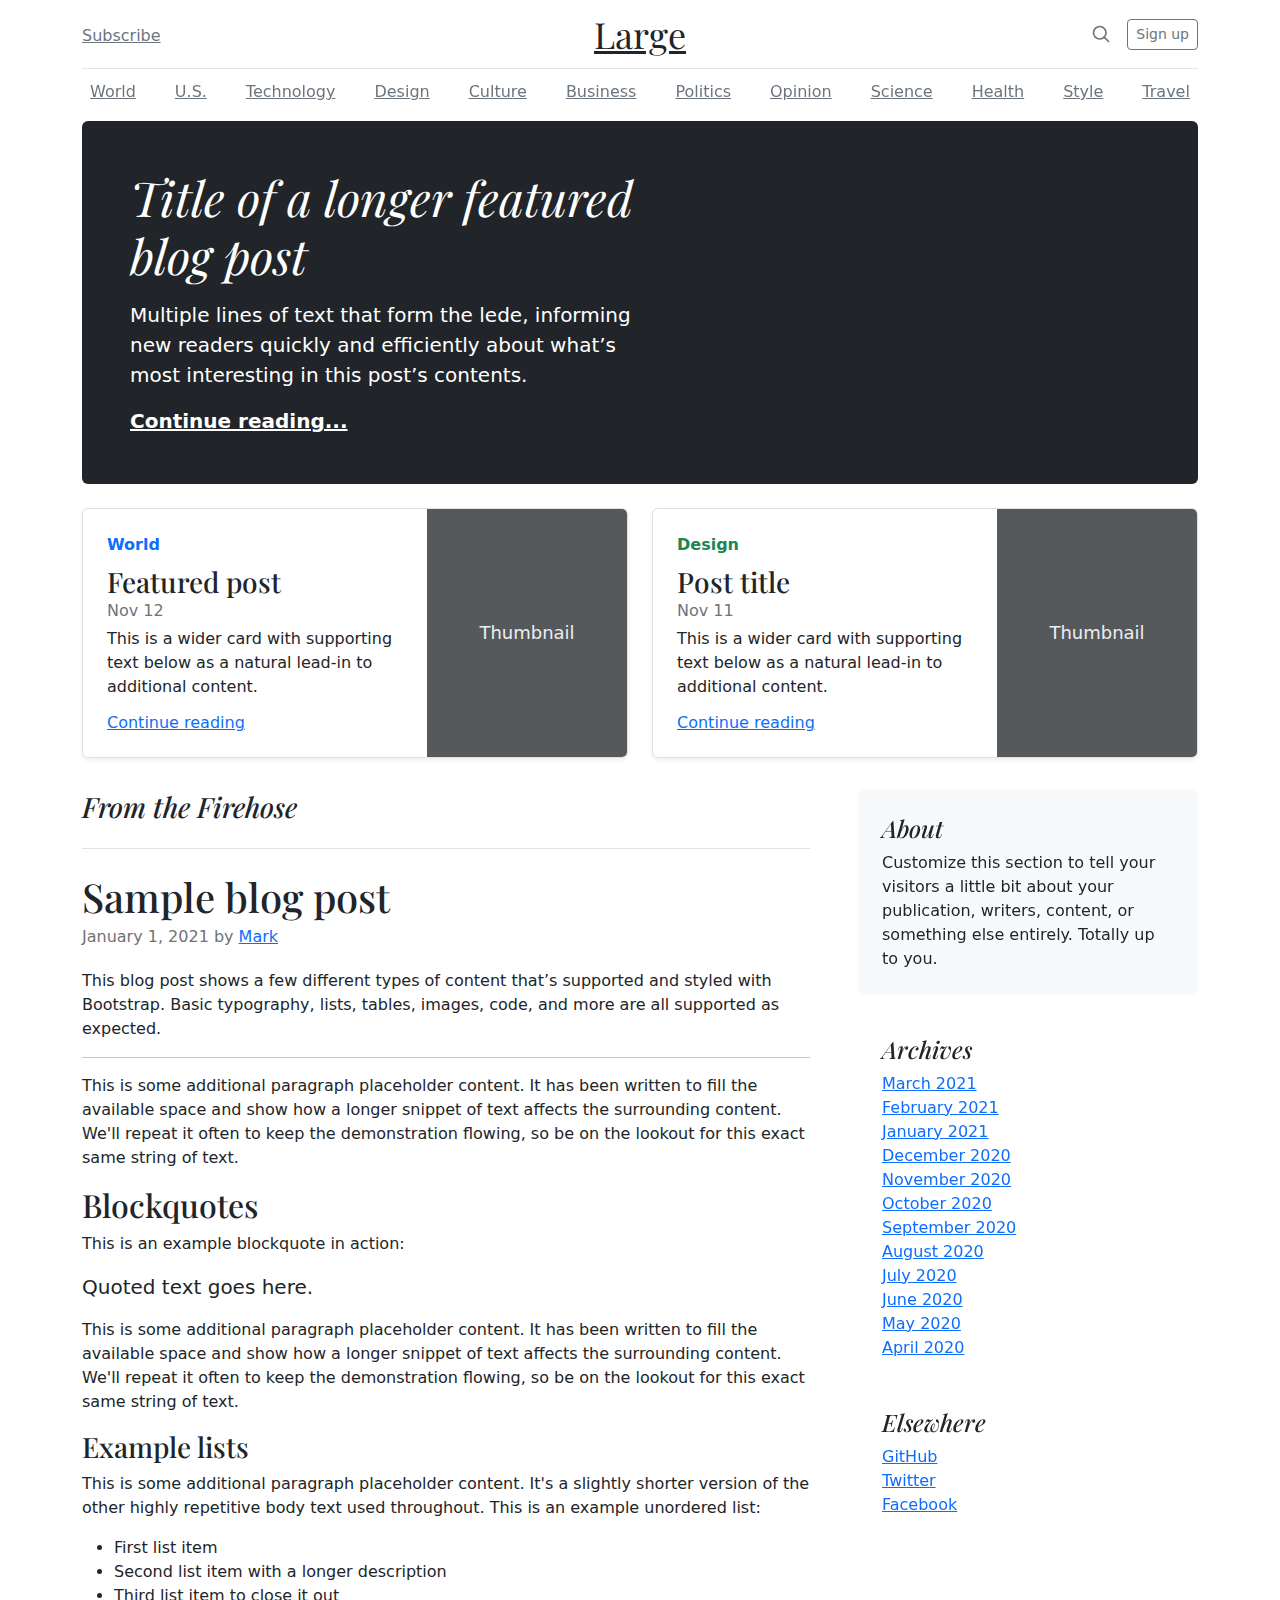
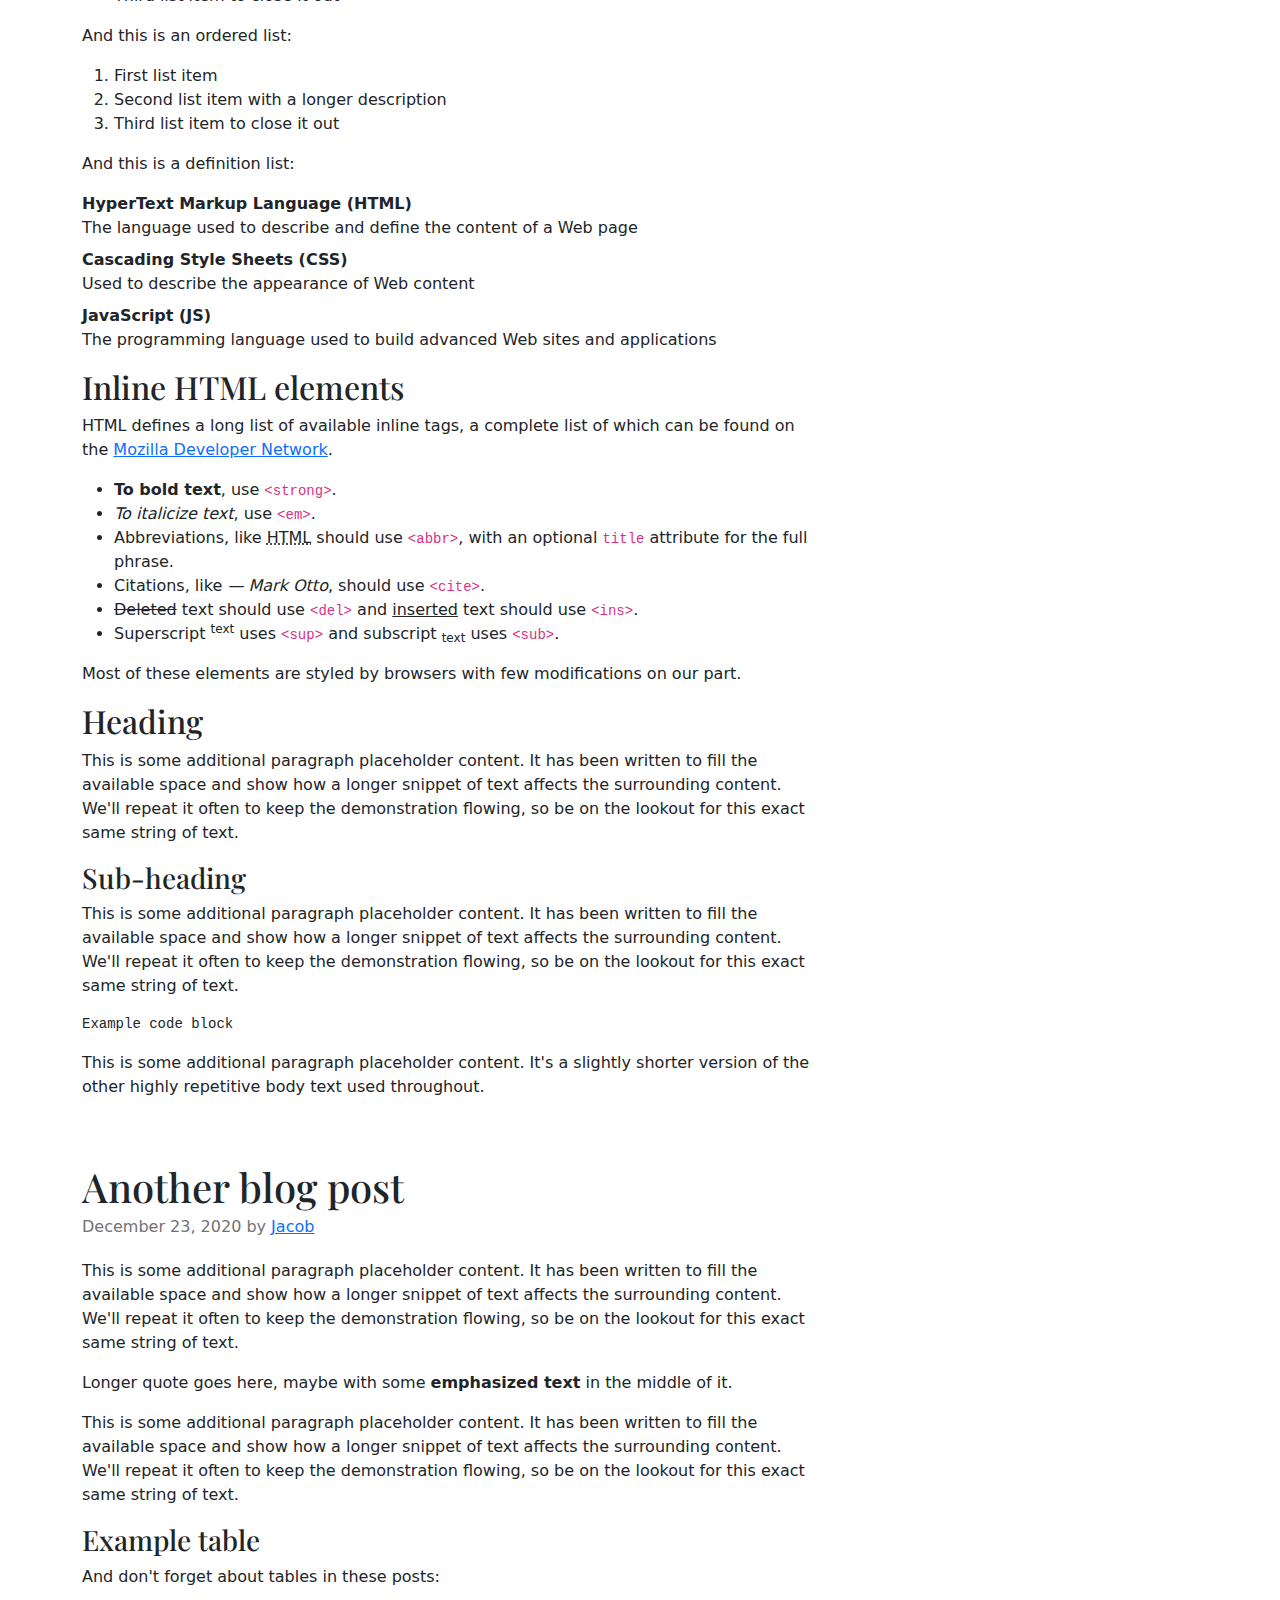
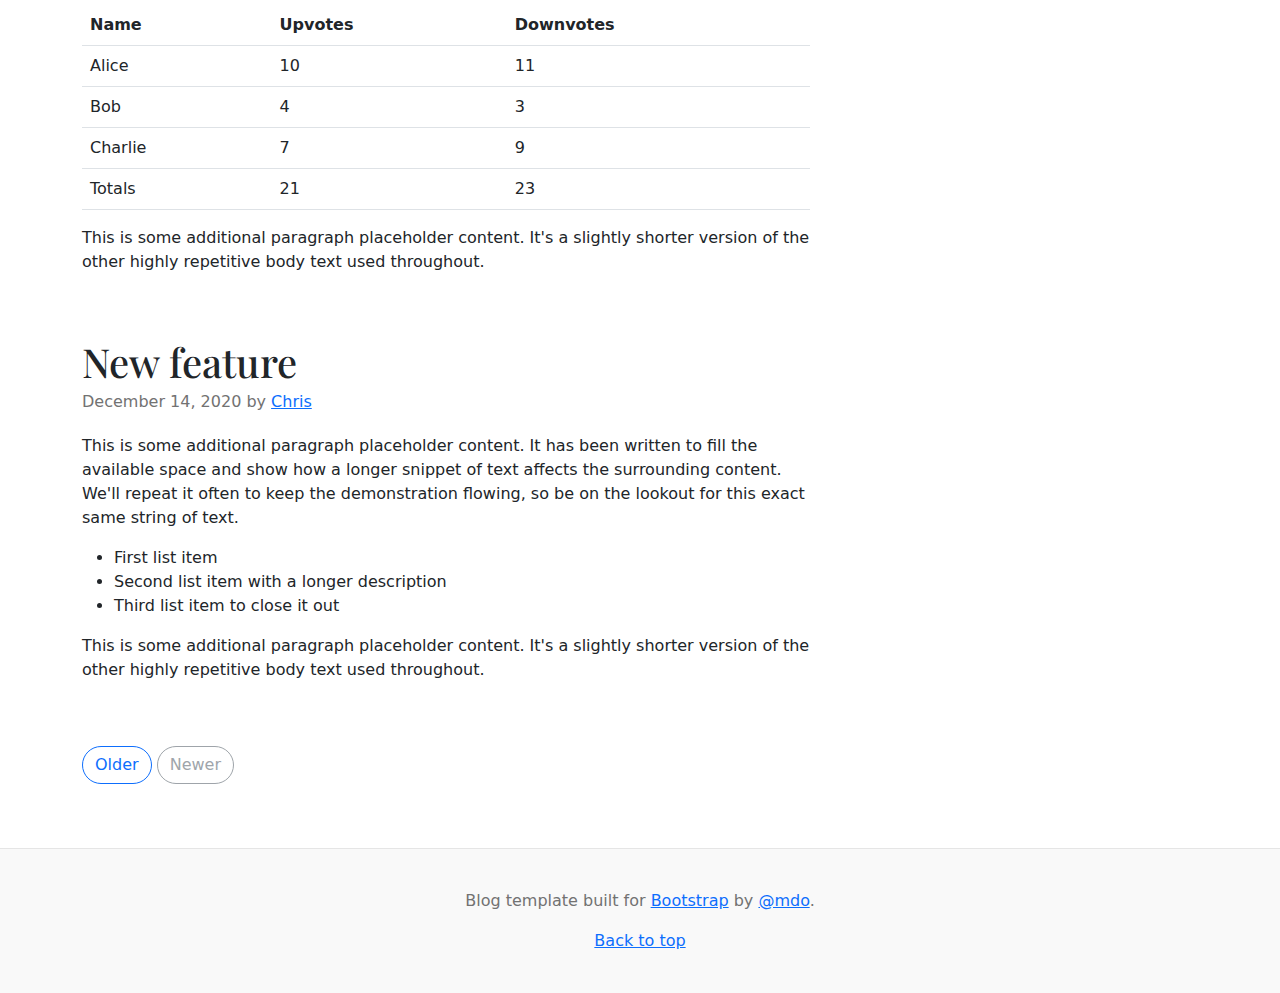
<file: bootstrap-5.2.3-examples/blog/index.html>
<!doctype html>
<html lang="en">
  <head>
    <meta charset="utf-8">
    <meta name="viewport" content="width=device-width, initial-scale=1">
    <meta name="description" content="">
    <meta name="author" content="Mark Otto, Jacob Thornton, and Bootstrap contributors">
    <meta name="generator" content="Hugo 0.104.2">
    <title>Blog Template · Bootstrap v5.2</title>

    <link rel="canonical" href="https://getbootstrap.com/docs/5.2/examples/blog/">

    

    

<link href="../assets/dist/css/bootstrap.min.css" rel="stylesheet">

    <style>
      .bd-placeholder-img {
        font-size: 1.125rem;
        text-anchor: middle;
        -webkit-user-select: none;
        -moz-user-select: none;
        user-select: none;
      }

      @media (min-width: 768px) {
        .bd-placeholder-img-lg {
          font-size: 3.5rem;
        }
      }

      .b-example-divider {
        height: 3rem;
        background-color: rgba(0, 0, 0, .1);
        border: solid rgba(0, 0, 0, .15);
        border-width: 1px 0;
        box-shadow: inset 0 .5em 1.5em rgba(0, 0, 0, .1), inset 0 .125em .5em rgba(0, 0, 0, .15);
      }

      .b-example-vr {
        flex-shrink: 0;
        width: 1.5rem;
        height: 100vh;
      }

      .bi {
        vertical-align: -.125em;
        fill: currentColor;
      }

      .nav-scroller {
        position: relative;
        z-index: 2;
        height: 2.75rem;
        overflow-y: hidden;
      }

      .nav-scroller .nav {
        display: flex;
        flex-wrap: nowrap;
        padding-bottom: 1rem;
        margin-top: -1px;
        overflow-x: auto;
        text-align: center;
        white-space: nowrap;
        -webkit-overflow-scrolling: touch;
      }
    </style>

    
    <!-- Custom styles for this template -->
    <link href="https://fonts.googleapis.com/css?family=Playfair&#43;Display:700,900&amp;display=swap" rel="stylesheet">
    <!-- Custom styles for this template -->
    <link href="blog.css" rel="stylesheet">
  </head>
  <body>
    
<div class="container">
  <header class="blog-header lh-1 py-3">
    <div class="row flex-nowrap justify-content-between align-items-center">
      <div class="col-4 pt-1">
        <a class="link-secondary" href="#">Subscribe</a>
      </div>
      <div class="col-4 text-center">
        <a class="blog-header-logo text-dark" href="#">Large</a>
      </div>
      <div class="col-4 d-flex justify-content-end align-items-center">
        <a class="link-secondary" href="#" aria-label="Search">
          <svg xmlns="http://www.w3.org/2000/svg" width="20" height="20" fill="none" stroke="currentColor" stroke-linecap="round" stroke-linejoin="round" stroke-width="2" class="mx-3" role="img" viewBox="0 0 24 24"><title>Search</title><circle cx="10.5" cy="10.5" r="7.5"/><path d="M21 21l-5.2-5.2"/></svg>
        </a>
        <a class="btn btn-sm btn-outline-secondary" href="#">Sign up</a>
      </div>
    </div>
  </header>

  <div class="nav-scroller py-1 mb-2">
    <nav class="nav d-flex justify-content-between">
      <a class="p-2 link-secondary" href="#">World</a>
      <a class="p-2 link-secondary" href="#">U.S.</a>
      <a class="p-2 link-secondary" href="#">Technology</a>
      <a class="p-2 link-secondary" href="#">Design</a>
      <a class="p-2 link-secondary" href="#">Culture</a>
      <a class="p-2 link-secondary" href="#">Business</a>
      <a class="p-2 link-secondary" href="#">Politics</a>
      <a class="p-2 link-secondary" href="#">Opinion</a>
      <a class="p-2 link-secondary" href="#">Science</a>
      <a class="p-2 link-secondary" href="#">Health</a>
      <a class="p-2 link-secondary" href="#">Style</a>
      <a class="p-2 link-secondary" href="#">Travel</a>
    </nav>
  </div>
</div>

<main class="container">
  <div class="p-4 p-md-5 mb-4 rounded text-bg-dark">
    <div class="col-md-6 px-0">
      <h1 class="display-4 fst-italic">Title of a longer featured blog post</h1>
      <p class="lead my-3">Multiple lines of text that form the lede, informing new readers quickly and efficiently about what’s most interesting in this post’s contents.</p>
      <p class="lead mb-0"><a href="#" class="text-white fw-bold">Continue reading...</a></p>
    </div>
  </div>

  <div class="row mb-2">
    <div class="col-md-6">
      <div class="row g-0 border rounded overflow-hidden flex-md-row mb-4 shadow-sm h-md-250 position-relative">
        <div class="col p-4 d-flex flex-column position-static">
          <strong class="d-inline-block mb-2 text-primary">World</strong>
          <h3 class="mb-0">Featured post</h3>
          <div class="mb-1 text-muted">Nov 12</div>
          <p class="card-text mb-auto">This is a wider card with supporting text below as a natural lead-in to additional content.</p>
          <a href="#" class="stretched-link">Continue reading</a>
        </div>
        <div class="col-auto d-none d-lg-block">
          <svg class="bd-placeholder-img" width="200" height="250" xmlns="http://www.w3.org/2000/svg" role="img" aria-label="Placeholder: Thumbnail" preserveAspectRatio="xMidYMid slice" focusable="false"><title>Placeholder</title><rect width="100%" height="100%" fill="#55595c"/><text x="50%" y="50%" fill="#eceeef" dy=".3em">Thumbnail</text></svg>

        </div>
      </div>
    </div>
    <div class="col-md-6">
      <div class="row g-0 border rounded overflow-hidden flex-md-row mb-4 shadow-sm h-md-250 position-relative">
        <div class="col p-4 d-flex flex-column position-static">
          <strong class="d-inline-block mb-2 text-success">Design</strong>
          <h3 class="mb-0">Post title</h3>
          <div class="mb-1 text-muted">Nov 11</div>
          <p class="mb-auto">This is a wider card with supporting text below as a natural lead-in to additional content.</p>
          <a href="#" class="stretched-link">Continue reading</a>
        </div>
        <div class="col-auto d-none d-lg-block">
          <svg class="bd-placeholder-img" width="200" height="250" xmlns="http://www.w3.org/2000/svg" role="img" aria-label="Placeholder: Thumbnail" preserveAspectRatio="xMidYMid slice" focusable="false"><title>Placeholder</title><rect width="100%" height="100%" fill="#55595c"/><text x="50%" y="50%" fill="#eceeef" dy=".3em">Thumbnail</text></svg>

        </div>
      </div>
    </div>
  </div>

  <div class="row g-5">
    <div class="col-md-8">
      <h3 class="pb-4 mb-4 fst-italic border-bottom">
        From the Firehose
      </h3>

      <article class="blog-post">
        <h2 class="blog-post-title mb-1">Sample blog post</h2>
        <p class="blog-post-meta">January 1, 2021 by <a href="#">Mark</a></p>

        <p>This blog post shows a few different types of content that’s supported and styled with Bootstrap. Basic typography, lists, tables, images, code, and more are all supported as expected.</p>
        <hr>
        <p>This is some additional paragraph placeholder content. It has been written to fill the available space and show how a longer snippet of text affects the surrounding content. We'll repeat it often to keep the demonstration flowing, so be on the lookout for this exact same string of text.</p>
        <h2>Blockquotes</h2>
        <p>This is an example blockquote in action:</p>
        <blockquote class="blockquote">
          <p>Quoted text goes here.</p>
        </blockquote>
        <p>This is some additional paragraph placeholder content. It has been written to fill the available space and show how a longer snippet of text affects the surrounding content. We'll repeat it often to keep the demonstration flowing, so be on the lookout for this exact same string of text.</p>
        <h3>Example lists</h3>
        <p>This is some additional paragraph placeholder content. It's a slightly shorter version of the other highly repetitive body text used throughout. This is an example unordered list:</p>
        <ul>
          <li>First list item</li>
          <li>Second list item with a longer description</li>
          <li>Third list item to close it out</li>
        </ul>
        <p>And this is an ordered list:</p>
        <ol>
          <li>First list item</li>
          <li>Second list item with a longer description</li>
          <li>Third list item to close it out</li>
        </ol>
        <p>And this is a definition list:</p>
        <dl>
          <dt>HyperText Markup Language (HTML)</dt>
          <dd>The language used to describe and define the content of a Web page</dd>
          <dt>Cascading Style Sheets (CSS)</dt>
          <dd>Used to describe the appearance of Web content</dd>
          <dt>JavaScript (JS)</dt>
          <dd>The programming language used to build advanced Web sites and applications</dd>
        </dl>
        <h2>Inline HTML elements</h2>
        <p>HTML defines a long list of available inline tags, a complete list of which can be found on the <a href="https://developer.mozilla.org/en-US/docs/Web/HTML/Element">Mozilla Developer Network</a>.</p>
        <ul>
          <li><strong>To bold text</strong>, use <code class="language-plaintext highlighter-rouge">&lt;strong&gt;</code>.</li>
          <li><em>To italicize text</em>, use <code class="language-plaintext highlighter-rouge">&lt;em&gt;</code>.</li>
          <li>Abbreviations, like <abbr title="HyperText Markup Language">HTML</abbr> should use <code class="language-plaintext highlighter-rouge">&lt;abbr&gt;</code>, with an optional <code class="language-plaintext highlighter-rouge">title</code> attribute for the full phrase.</li>
          <li>Citations, like <cite>— Mark Otto</cite>, should use <code class="language-plaintext highlighter-rouge">&lt;cite&gt;</code>.</li>
          <li><del>Deleted</del> text should use <code class="language-plaintext highlighter-rouge">&lt;del&gt;</code> and <ins>inserted</ins> text should use <code class="language-plaintext highlighter-rouge">&lt;ins&gt;</code>.</li>
          <li>Superscript <sup>text</sup> uses <code class="language-plaintext highlighter-rouge">&lt;sup&gt;</code> and subscript <sub>text</sub> uses <code class="language-plaintext highlighter-rouge">&lt;sub&gt;</code>.</li>
        </ul>
        <p>Most of these elements are styled by browsers with few modifications on our part.</p>
        <h2>Heading</h2>
        <p>This is some additional paragraph placeholder content. It has been written to fill the available space and show how a longer snippet of text affects the surrounding content. We'll repeat it often to keep the demonstration flowing, so be on the lookout for this exact same string of text.</p>
        <h3>Sub-heading</h3>
        <p>This is some additional paragraph placeholder content. It has been written to fill the available space and show how a longer snippet of text affects the surrounding content. We'll repeat it often to keep the demonstration flowing, so be on the lookout for this exact same string of text.</p>
        <pre><code>Example code block</code></pre>
        <p>This is some additional paragraph placeholder content. It's a slightly shorter version of the other highly repetitive body text used throughout.</p>
      </article>

      <article class="blog-post">
        <h2 class="blog-post-title mb-1">Another blog post</h2>
        <p class="blog-post-meta">December 23, 2020 by <a href="#">Jacob</a></p>

        <p>This is some additional paragraph placeholder content. It has been written to fill the available space and show how a longer snippet of text affects the surrounding content. We'll repeat it often to keep the demonstration flowing, so be on the lookout for this exact same string of text.</p>
        <blockquote>
          <p>Longer quote goes here, maybe with some <strong>emphasized text</strong> in the middle of it.</p>
        </blockquote>
        <p>This is some additional paragraph placeholder content. It has been written to fill the available space and show how a longer snippet of text affects the surrounding content. We'll repeat it often to keep the demonstration flowing, so be on the lookout for this exact same string of text.</p>
        <h3>Example table</h3>
        <p>And don't forget about tables in these posts:</p>
        <table class="table">
          <thead>
            <tr>
              <th>Name</th>
              <th>Upvotes</th>
              <th>Downvotes</th>
            </tr>
          </thead>
          <tbody>
            <tr>
              <td>Alice</td>
              <td>10</td>
              <td>11</td>
            </tr>
            <tr>
              <td>Bob</td>
              <td>4</td>
              <td>3</td>
            </tr>
            <tr>
              <td>Charlie</td>
              <td>7</td>
              <td>9</td>
            </tr>
          </tbody>
          <tfoot>
            <tr>
              <td>Totals</td>
              <td>21</td>
              <td>23</td>
            </tr>
          </tfoot>
        </table>

        <p>This is some additional paragraph placeholder content. It's a slightly shorter version of the other highly repetitive body text used throughout.</p>
      </article>

      <article class="blog-post">
        <h2 class="blog-post-title mb-1">New feature</h2>
        <p class="blog-post-meta">December 14, 2020 by <a href="#">Chris</a></p>

        <p>This is some additional paragraph placeholder content. It has been written to fill the available space and show how a longer snippet of text affects the surrounding content. We'll repeat it often to keep the demonstration flowing, so be on the lookout for this exact same string of text.</p>
        <ul>
          <li>First list item</li>
          <li>Second list item with a longer description</li>
          <li>Third list item to close it out</li>
        </ul>
        <p>This is some additional paragraph placeholder content. It's a slightly shorter version of the other highly repetitive body text used throughout.</p>
      </article>

      <nav class="blog-pagination" aria-label="Pagination">
        <a class="btn btn-outline-primary rounded-pill" href="#">Older</a>
        <a class="btn btn-outline-secondary rounded-pill disabled">Newer</a>
      </nav>

    </div>

    <div class="col-md-4">
      <div class="position-sticky" style="top: 2rem;">
        <div class="p-4 mb-3 bg-light rounded">
          <h4 class="fst-italic">About</h4>
          <p class="mb-0">Customize this section to tell your visitors a little bit about your publication, writers, content, or something else entirely. Totally up to you.</p>
        </div>

        <div class="p-4">
          <h4 class="fst-italic">Archives</h4>
          <ol class="list-unstyled mb-0">
            <li><a href="#">March 2021</a></li>
            <li><a href="#">February 2021</a></li>
            <li><a href="#">January 2021</a></li>
            <li><a href="#">December 2020</a></li>
            <li><a href="#">November 2020</a></li>
            <li><a href="#">October 2020</a></li>
            <li><a href="#">September 2020</a></li>
            <li><a href="#">August 2020</a></li>
            <li><a href="#">July 2020</a></li>
            <li><a href="#">June 2020</a></li>
            <li><a href="#">May 2020</a></li>
            <li><a href="#">April 2020</a></li>
          </ol>
        </div>

        <div class="p-4">
          <h4 class="fst-italic">Elsewhere</h4>
          <ol class="list-unstyled">
            <li><a href="#">GitHub</a></li>
            <li><a href="#">Twitter</a></li>
            <li><a href="#">Facebook</a></li>
          </ol>
        </div>
      </div>
    </div>
  </div>

</main>

<footer class="blog-footer">
  <p>Blog template built for <a href="https://getbootstrap.com/">Bootstrap</a> by <a href="https://twitter.com/mdo">@mdo</a>.</p>
  <p>
    <a href="#">Back to top</a>
  </p>
</footer>


    
  </body>
</html>
</file>
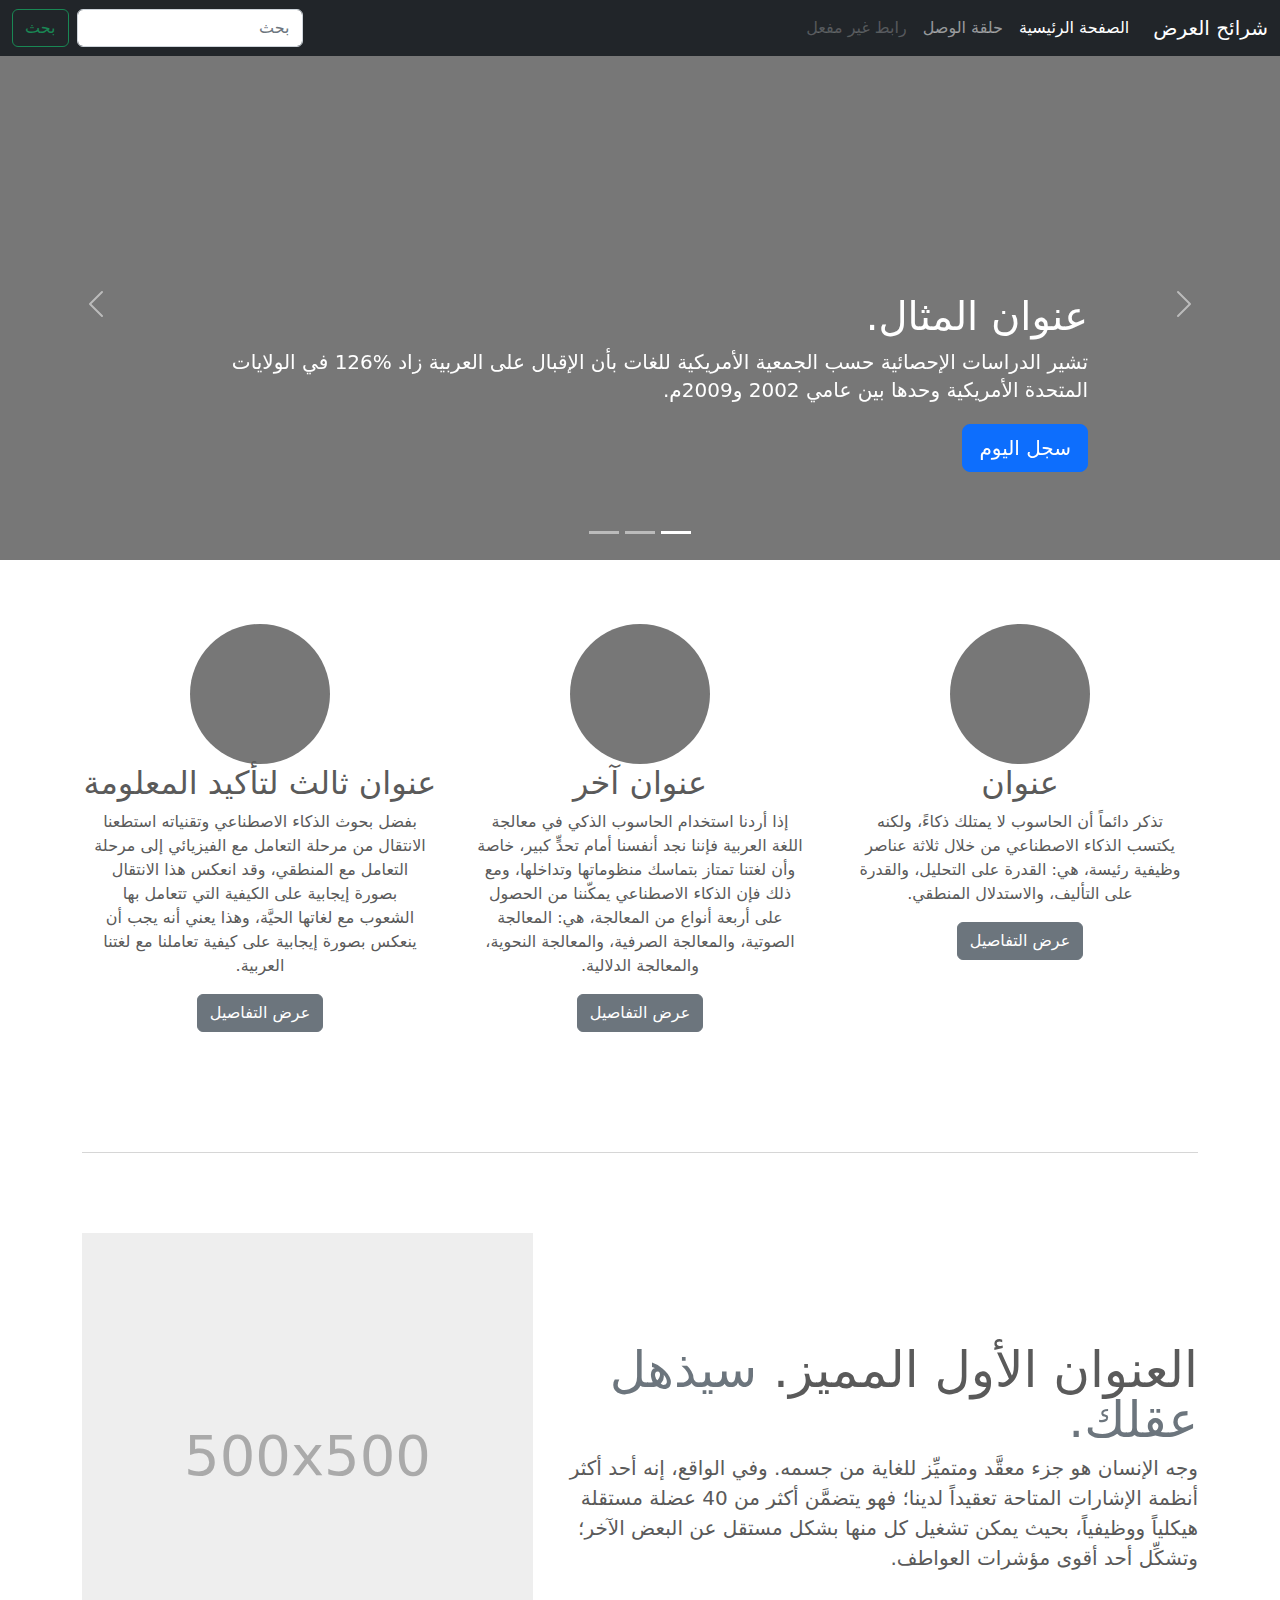
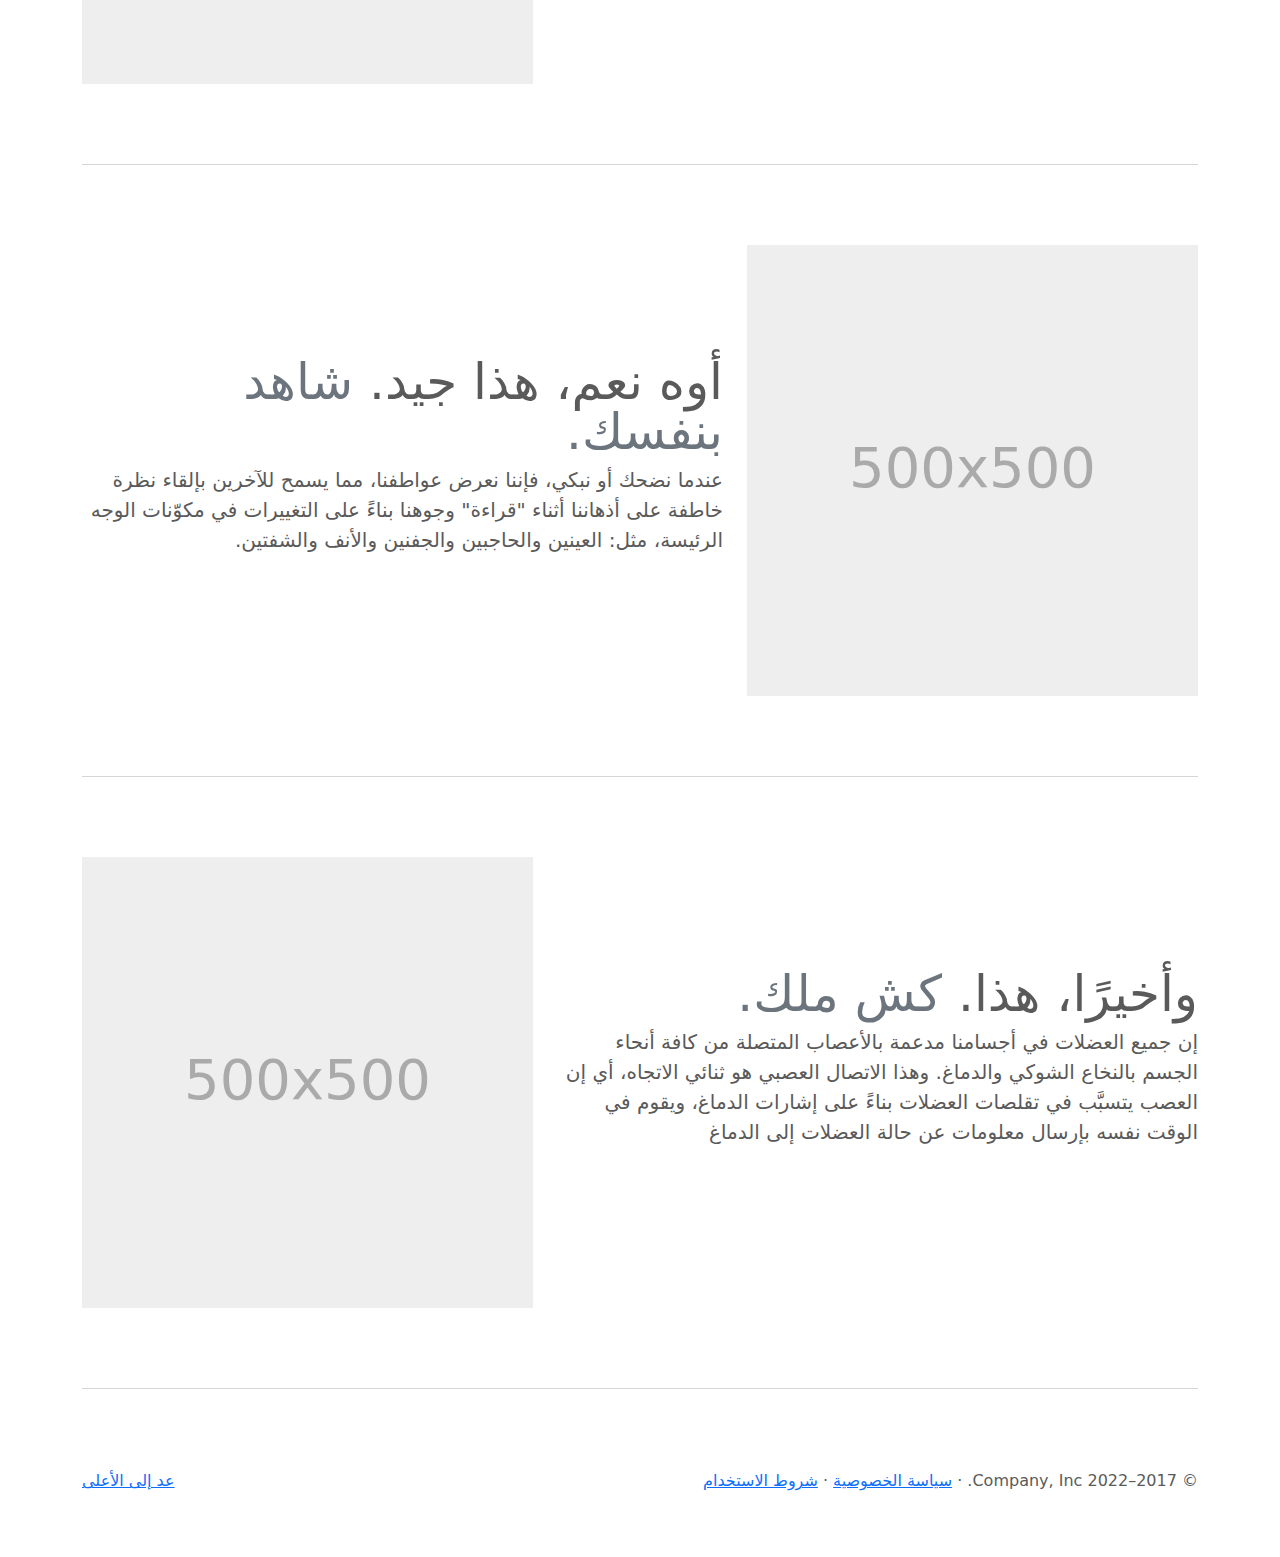
<file: bootstrap-5.2.3-examples/carousel-rtl/index.html>
<!doctype html>
<html lang="ar" dir="rtl">
  <head>
    <meta charset="utf-8">
    <meta name="viewport" content="width=device-width, initial-scale=1">
    <meta name="description" content="">
    <meta name="author" content="Mark Otto, Jacob Thornton, and Bootstrap contributors">
    <meta name="generator" content="Hugo 0.104.2">
    <title>قالب  شرائح العرض · Bootstrap v5.2</title>

    <link rel="canonical" href="https://getbootstrap.com/docs/5.2/examples/carousel-rtl/">

    

    

<link href="../assets/dist/css/bootstrap.rtl.min.css" rel="stylesheet">

    <style>
      .bd-placeholder-img {
        font-size: 1.125rem;
        text-anchor: middle;
        -webkit-user-select: none;
        -moz-user-select: none;
        user-select: none;
      }

      @media (min-width: 768px) {
        .bd-placeholder-img-lg {
          font-size: 3.5rem;
        }
      }

      .b-example-divider {
        height: 3rem;
        background-color: rgba(0, 0, 0, .1);
        border: solid rgba(0, 0, 0, .15);
        border-width: 1px 0;
        box-shadow: inset 0 .5em 1.5em rgba(0, 0, 0, .1), inset 0 .125em .5em rgba(0, 0, 0, .15);
      }

      .b-example-vr {
        flex-shrink: 0;
        width: 1.5rem;
        height: 100vh;
      }

      .bi {
        vertical-align: -.125em;
        fill: currentColor;
      }

      .nav-scroller {
        position: relative;
        z-index: 2;
        height: 2.75rem;
        overflow-y: hidden;
      }

      .nav-scroller .nav {
        display: flex;
        flex-wrap: nowrap;
        padding-bottom: 1rem;
        margin-top: -1px;
        overflow-x: auto;
        text-align: center;
        white-space: nowrap;
        -webkit-overflow-scrolling: touch;
      }
    </style>

    
    <!-- Custom styles for this template -->
    <link href="../carousel/carousel.rtl.css" rel="stylesheet">
  </head>
  <body>
    
<header>
  <nav class="navbar navbar-expand-md navbar-dark fixed-top bg-dark">
    <div class="container-fluid">
      <a class="navbar-brand" href="#">شرائح العرض</a>
      <button class="navbar-toggler" type="button" data-bs-toggle="collapse" data-bs-target="#navbarCollapse" aria-controls="navbarCollapse" aria-expanded="false" aria-label="تبديل التنقل">
        <span class="navbar-toggler-icon"></span>
      </button>
      <div class="collapse navbar-collapse" id="navbarCollapse">
        <ul class="navbar-nav me-auto mb-2 mb-md-0">
          <li class="nav-item">
            <a class="nav-link active" aria-current="page" href="#">الصفحة الرئيسية</a>
          </li>
          <li class="nav-item">
            <a class="nav-link" href="#">حلقة الوصل</a>
          </li>
          <li class="nav-item">
            <a class="nav-link disabled">رابط غير مفعل</a>
          </li>
        </ul>
        <form class="d-flex" role="search">
          <input class="form-control me-2" type="search" placeholder="بحث" aria-label="بحث">
          <button class="btn btn-outline-success" type="submit">بحث</button>
        </form>
      </div>
    </div>
  </nav>
</header>

<main>

  <div id="myCarousel" class="carousel slide" data-bs-ride="carousel">
    <div class="carousel-indicators">
      <button type="button" data-bs-target="#myCarousel" data-bs-slide-to="0" class="active" aria-current="true" aria-label="Slide 1"></button>
      <button type="button" data-bs-target="#myCarousel" data-bs-slide-to="1" aria-label="Slide 2"></button>
      <button type="button" data-bs-target="#myCarousel" data-bs-slide-to="2" aria-label="Slide 3"></button>
    </div>
    <div class="carousel-inner">
      <div class="carousel-item active">
        <svg class="bd-placeholder-img" width="100%" height="100%" xmlns="http://www.w3.org/2000/svg" aria-hidden="true" preserveAspectRatio="xMidYMid slice" focusable="false"><rect width="100%" height="100%" fill="#777"/></svg>

        <div class="container">
          <div class="carousel-caption text-start">
            <h1>عنوان المثال.</h1>
            <p>تشير الدراسات الإحصائية حسب الجمعية الأمريكية للغات بأن الإقبال على العربية زاد %126 في الولايات المتحدة الأمريكية وحدها بين عامي 2002 و2009م.</p>
            <p><a class="btn btn-lg btn-primary" href="#">سجل اليوم</a></p>
          </div>
        </div>
      </div>
      <div class="carousel-item">
        <svg class="bd-placeholder-img" width="100%" height="100%" xmlns="http://www.w3.org/2000/svg" aria-hidden="true" preserveAspectRatio="xMidYMid slice" focusable="false"><rect width="100%" height="100%" fill="#777"/></svg>

        <div class="container">
          <div class="carousel-caption">
            <h1>عنوان مثال آخر.</h1>
            <p>حسب المجلس الثقافي البريطاني فإن تعليم الإنجليزية داخل بريطانيا يسهم في تعزيز اقتصادها بما يتجاوز ملياري جنيه سنوياً، كما أنه وفر أكثر من 26 ألف وظيفة.</p>
            <p><a class="btn btn-lg btn-primary" href="#">أعرف أكثر</a></p>
          </div>
        </div>
      </div>
      <div class="carousel-item">
        <svg class="bd-placeholder-img" width="100%" height="100%" xmlns="http://www.w3.org/2000/svg" aria-hidden="true" preserveAspectRatio="xMidYMid slice" focusable="false"><rect width="100%" height="100%" fill="#777"/></svg>

        <div class="container">
          <div class="carousel-caption text-end">
            <h1>واحد أكثر لقياس جيد.</h1>
            <p>الإحصاءات لحجم الاستثمار اللغوي خارج بريطانيا تتفاوت من سنة لأخرى إلا أن المدير التنفيذي للمجلس الثقافي البريطاني إدي بايرز يرى أن استثمار تعليم الإنجليزية في الخارج لا يحسب على المستوى المالي فحسب بل على المستوى السياسي أيضاً.</p>
            <p><a class="btn btn-lg btn-primary" href="#">تصفح المعرض</a></p>
          </div>
        </div>
      </div>
    </div>
    <button class="carousel-control-prev" type="button" data-bs-target="#myCarousel" data-bs-slide="prev">
      <span class="carousel-control-prev-icon" aria-hidden="true"></span>
      <span class="visually-hidden">السابق</span>
    </button>
    <button class="carousel-control-next" type="button" data-bs-target="#myCarousel" data-bs-slide="next">
      <span class="carousel-control-next-icon" aria-hidden="true"></span>
      <span class="visually-hidden">التالي</span>
    </button>
  </div>


  <!-- Marketing messaging and featurettes
  ================================================== -->
  <!-- Wrap the rest of the page in another container to center all the content. -->

  <div class="container marketing">

    <!-- Three columns of text below the carousel -->
    <div class="row">
      <div class="col-lg-4">
        <svg class="bd-placeholder-img rounded-circle" width="140" height="140" xmlns="http://www.w3.org/2000/svg" role="img" aria-label="Placeholder: 140x140" preserveAspectRatio="xMidYMid slice" focusable="false"><title>Placeholder</title><rect width="100%" height="100%" fill="#777"/><text x="50%" y="50%" fill="#777" dy=".3em">140x140</text></svg>

        <h2 class="fw-normal">عنوان</h2>
        <p>تذكر دائماً أن الحاسوب لا يمتلك ذكاءً، ولكنه يكتسب الذكاء الاصطناعي من خلال ثلاثة عناصر وظيفية رئيسة، هي: القدرة على التحليل، والقدرة على التأليف، والاستدلال المنطقي.</p>
        <p><a class="btn btn-secondary" href="#">عرض التفاصيل</a></p>
      </div><!-- /.col-lg-4 -->
      <div class="col-lg-4">
        <svg class="bd-placeholder-img rounded-circle" width="140" height="140" xmlns="http://www.w3.org/2000/svg" role="img" aria-label="Placeholder: 140x140" preserveAspectRatio="xMidYMid slice" focusable="false"><title>Placeholder</title><rect width="100%" height="100%" fill="#777"/><text x="50%" y="50%" fill="#777" dy=".3em">140x140</text></svg>

        <h2 class="fw-normal">عنوان آخر</h2>
        <p>إذا أردنا استخدام الحاسوب الذكي في معالجة اللغة العربية فإننا نجد أنفسنا أمام تحدٍّ كبير، خاصة وأن لغتنا تمتاز بتماسك منظوماتها وتداخلها، ومع ذلك فإن الذكاء الاصطناعي يمكّننا من الحصول على أربعة أنواع من المعالجة، هي: المعالجة الصوتية، والمعالجة الصرفية، والمعالجة النحوية، والمعالجة الدلالية.</p>
        <p><a class="btn btn-secondary" href="#">عرض التفاصيل</a></p>
      </div><!-- /.col-lg-4 -->
      <div class="col-lg-4">
        <svg class="bd-placeholder-img rounded-circle" width="140" height="140" xmlns="http://www.w3.org/2000/svg" role="img" aria-label="Placeholder: 140x140" preserveAspectRatio="xMidYMid slice" focusable="false"><title>Placeholder</title><rect width="100%" height="100%" fill="#777"/><text x="50%" y="50%" fill="#777" dy=".3em">140x140</text></svg>

        <h2 class="fw-normal">عنوان ثالث لتأكيد المعلومة</h2>
        <p>بفضل بحوث الذكاء الاصطناعي وتقنياته استطعنا الانتقال من مرحلة التعامل مع الفيزيائي إلى مرحلة التعامل مع المنطقي، وقد انعكس هذا الانتقال بصورة إيجابية على الكيفية التي تتعامل بها الشعوب مع لغاتها الحيَّة، وهذا يعني أنه يجب أن ينعكس بصورة إيجابية على كيفية تعاملنا مع لغتنا العربية.</p>
        <p><a class="btn btn-secondary" href="#">عرض التفاصيل</a></p>
      </div><!-- /.col-lg-4 -->
    </div><!-- /.row -->


    <!-- START THE FEATURETTES -->

    <hr class="featurette-divider">

    <div class="row featurette">
      <div class="col-md-7">
        <h2 class="featurette-heading fw-normal lh-1">العنوان الأول المميز. <span class="text-muted"> سيذهل عقلك. </span></h2>
        <p class="lead">وجه الإنسان هو جزء معقَّد ومتميِّز للغاية من جسمه. وفي الواقع، إنه أحد أكثر أنظمة الإشارات المتاحة تعقيداً لدينا؛ فهو يتضمَّن أكثر من 40 عضلة مستقلة هيكلياً ووظيفياً، بحيث يمكن تشغيل كل منها بشكل مستقل عن البعض الآخر؛ وتشكِّل أحد أقوى مؤشرات العواطف.</p>
      </div>
      <div class="col-md-5">
        <svg class="bd-placeholder-img bd-placeholder-img-lg featurette-image img-fluid mx-auto" width="500" height="500" xmlns="http://www.w3.org/2000/svg" role="img" aria-label="Placeholder: 500x500" preserveAspectRatio="xMidYMid slice" focusable="false"><title>Placeholder</title><rect width="100%" height="100%" fill="#eee"/><text x="50%" y="50%" fill="#aaa" dy=".3em">500x500</text></svg>

      </div>
    </div>

    <hr class="featurette-divider">

    <div class="row featurette">
      <div class="col-md-7 order-md-2">
        <h2 class="featurette-heading fw-normal lh-1">أوه نعم، هذا جيد. <span class="text-muted"> شاهد بنفسك. </span></h2>
        <p class="lead">عندما نضحك أو نبكي، فإننا نعرض عواطفنا، مما يسمح للآخرين بإلقاء نظرة خاطفة على أذهاننا أثناء "قراءة" وجوهنا بناءً على التغييرات في مكوّنات الوجه الرئيسة، مثل: العينين والحاجبين والجفنين والأنف والشفتين.</p>
      </div>
      <div class="col-md-5 order-md-1">
        <svg class="bd-placeholder-img bd-placeholder-img-lg featurette-image img-fluid mx-auto" width="500" height="500" xmlns="http://www.w3.org/2000/svg" role="img" aria-label="Placeholder: 500x500" preserveAspectRatio="xMidYMid slice" focusable="false"><title>Placeholder</title><rect width="100%" height="100%" fill="#eee"/><text x="50%" y="50%" fill="#aaa" dy=".3em">500x500</text></svg>

      </div>
    </div>

    <hr class="featurette-divider">

    <div class="row featurette">
      <div class="col-md-7">
        <h2 class="featurette-heading fw-normal lh-1">وأخيرًا، هذا. <span class="text-muted"> كش ملك. </span></h2>
        <p class="lead">إن جميع العضلات في أجسامنا مدعمة بالأعصاب المتصلة من كافة أنحاء الجسم بالنخاع الشوكي والدماغ. وهذا الاتصال العصبي هو ثنائي الاتجاه، أي إن العصب يتسبَّب في تقلصات العضلات بناءً على إشارات الدماغ، ويقوم في الوقت نفسه بإرسال معلومات عن حالة العضلات إلى الدماغ</p>
      </div>
      <div class="col-md-5">
        <svg class="bd-placeholder-img bd-placeholder-img-lg featurette-image img-fluid mx-auto" width="500" height="500" xmlns="http://www.w3.org/2000/svg" role="img" aria-label="Placeholder: 500x500" preserveAspectRatio="xMidYMid slice" focusable="false"><title>Placeholder</title><rect width="100%" height="100%" fill="#eee"/><text x="50%" y="50%" fill="#aaa" dy=".3em">500x500</text></svg>

      </div>
    </div>

    <hr class="featurette-divider">

    <!-- /END THE FEATURETTES -->

  </div><!-- /.container -->


  <!-- FOOTER -->
  <footer class="container">
    <p class="float-end"><a href="#">عد إلى الأعلى</a></p>
    <p>&copy; 2017–2022 Company, Inc. &middot; <a href="#">سياسة الخصوصية</a> &middot; <a href="#">شروط الاستخدام</a></p>
  </footer>
</main>


    <script src="../assets/dist/js/bootstrap.bundle.min.js"></script>

      
  </body>
</html>
</file>
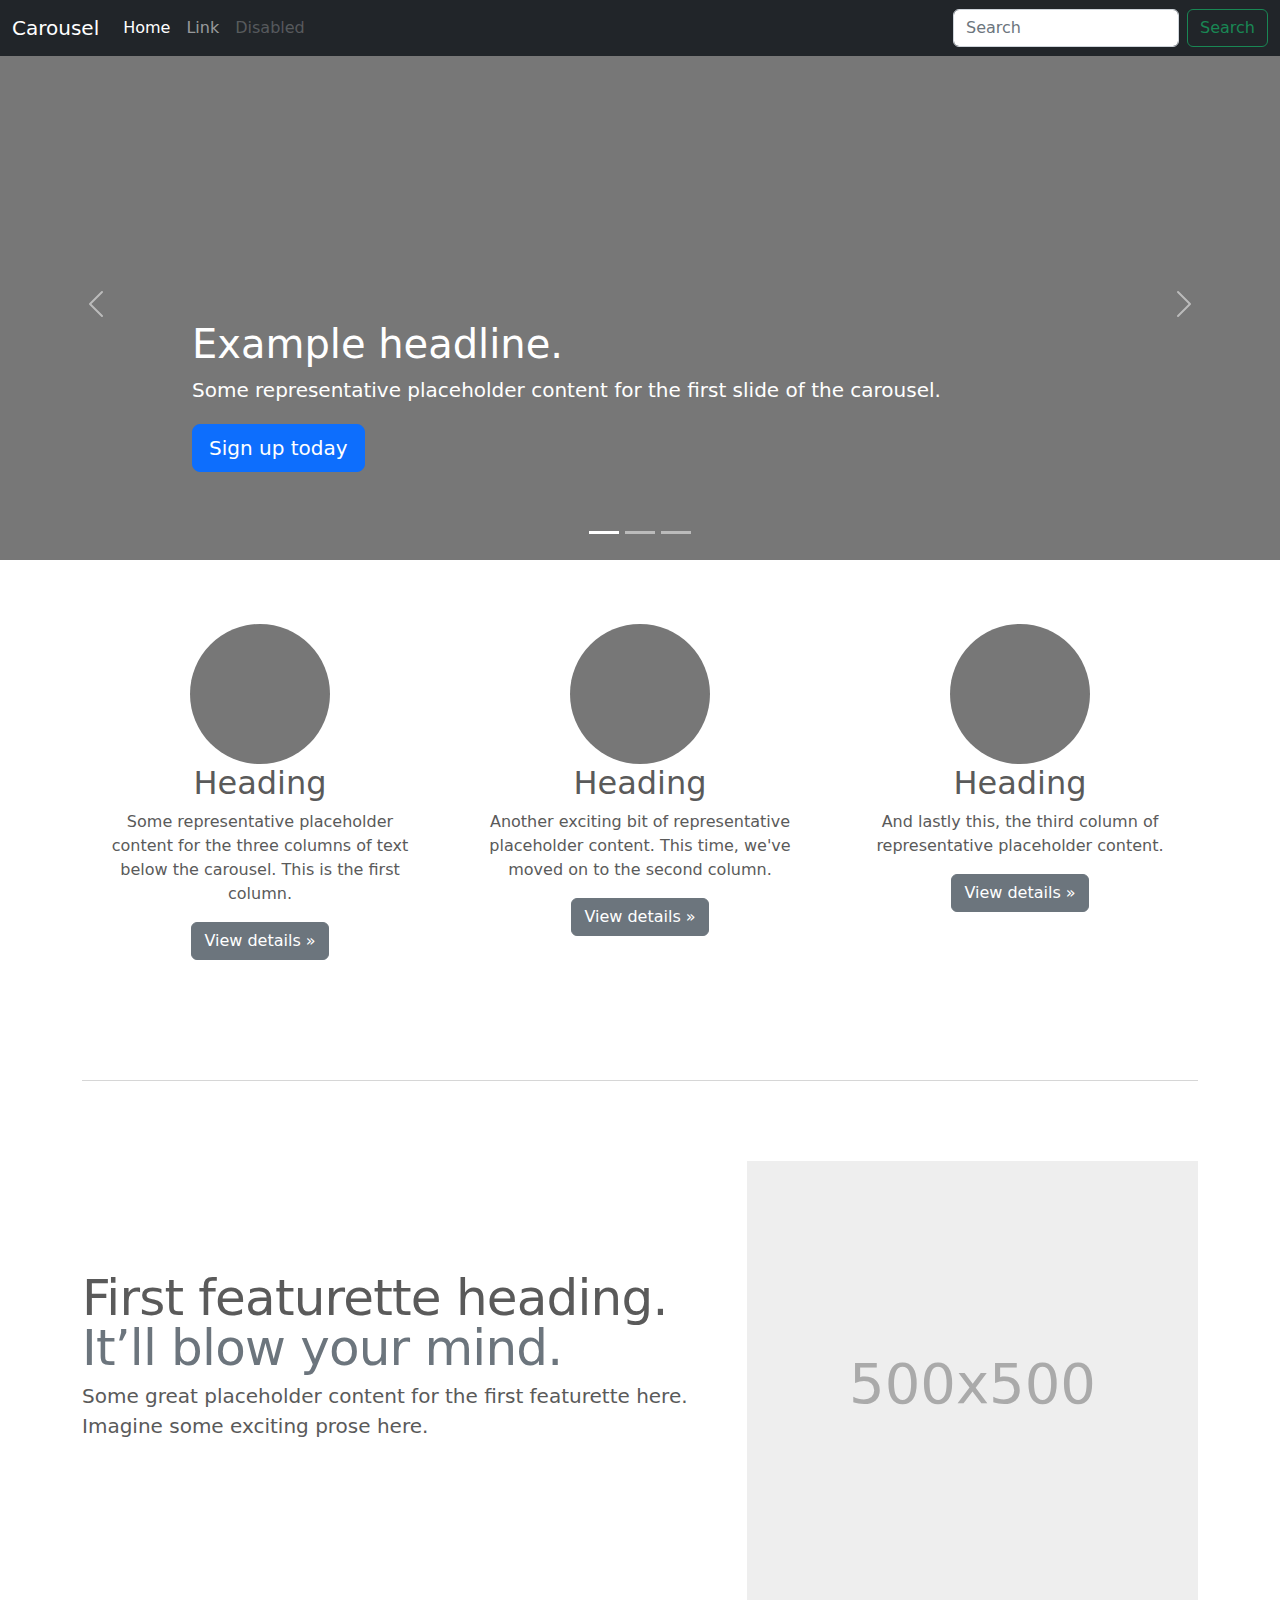
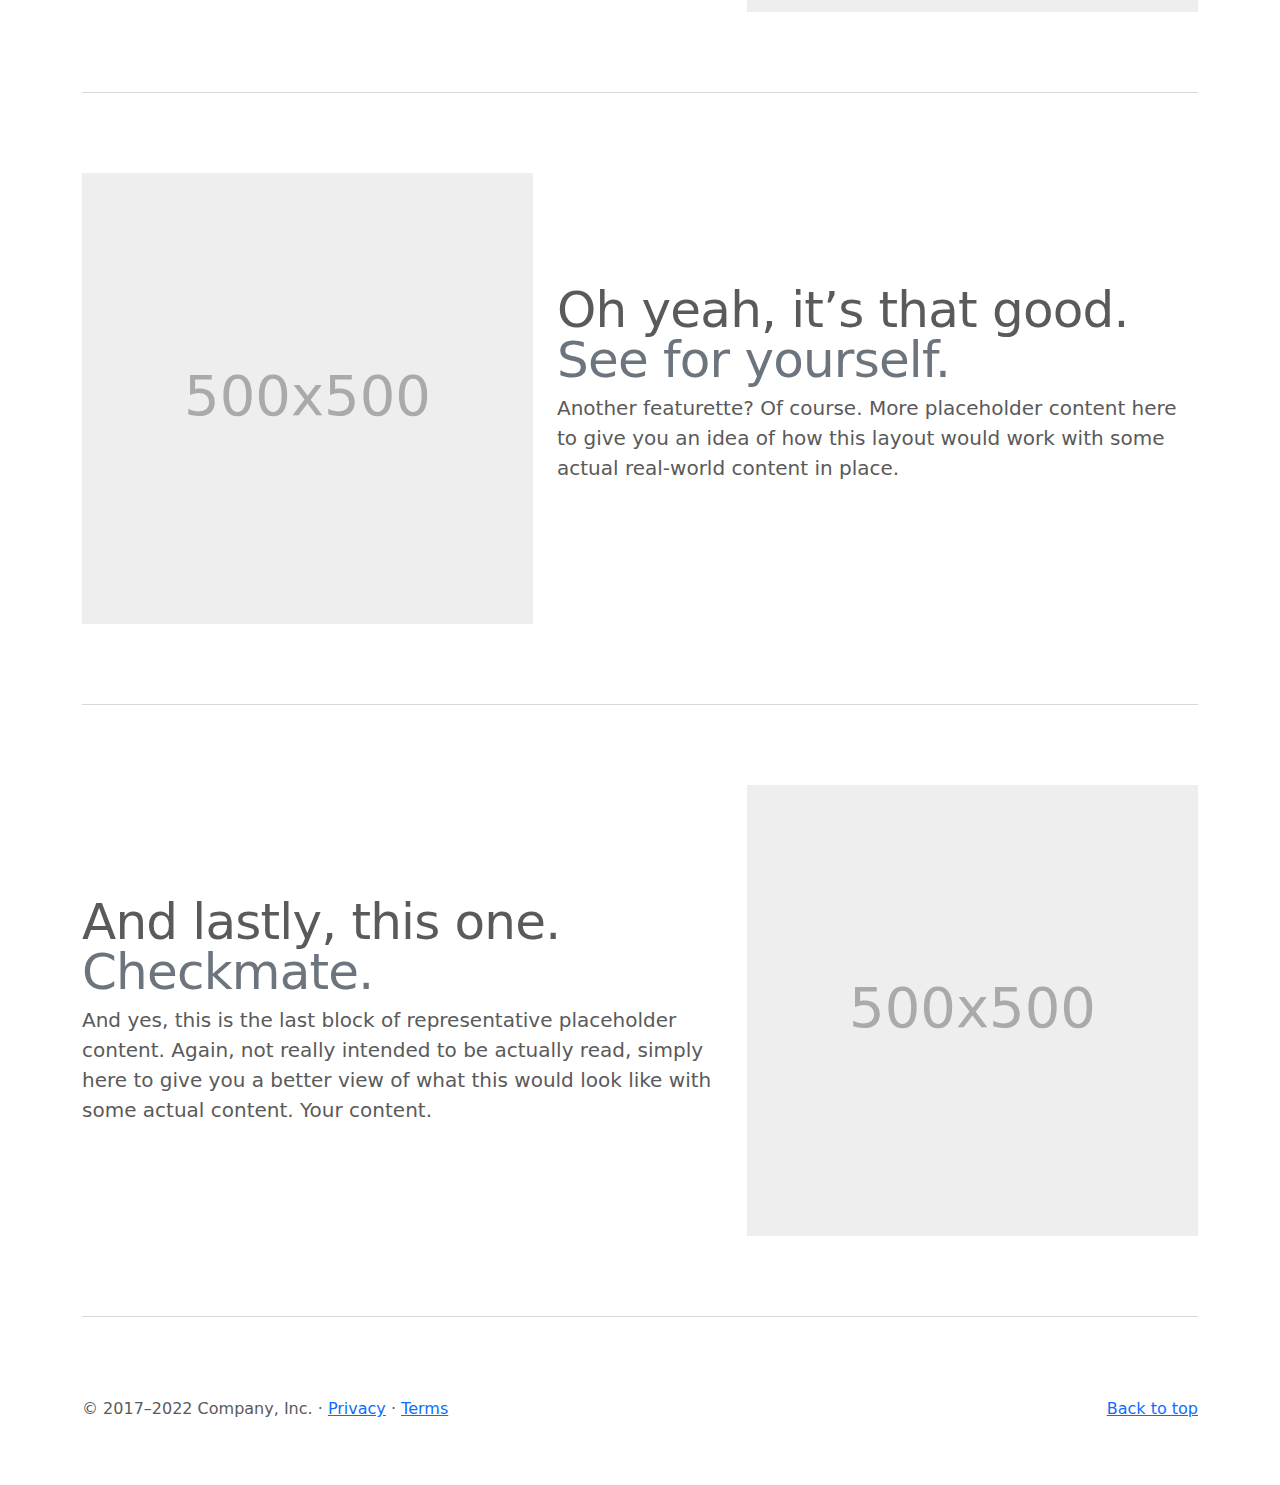
<file: bootstrap-5.2.3-examples/carousel/index.html>
<!doctype html>
<html lang="en">
  <head>
    <meta charset="utf-8">
    <meta name="viewport" content="width=device-width, initial-scale=1">
    <meta name="description" content="">
    <meta name="author" content="Mark Otto, Jacob Thornton, and Bootstrap contributors">
    <meta name="generator" content="Hugo 0.104.2">
    <title>Carousel Template · Bootstrap v5.2</title>

    <link rel="canonical" href="https://getbootstrap.com/docs/5.2/examples/carousel/">

    

    

<link href="../assets/dist/css/bootstrap.min.css" rel="stylesheet">

    <style>
      .bd-placeholder-img {
        font-size: 1.125rem;
        text-anchor: middle;
        -webkit-user-select: none;
        -moz-user-select: none;
        user-select: none;
      }

      @media (min-width: 768px) {
        .bd-placeholder-img-lg {
          font-size: 3.5rem;
        }
      }

      .b-example-divider {
        height: 3rem;
        background-color: rgba(0, 0, 0, .1);
        border: solid rgba(0, 0, 0, .15);
        border-width: 1px 0;
        box-shadow: inset 0 .5em 1.5em rgba(0, 0, 0, .1), inset 0 .125em .5em rgba(0, 0, 0, .15);
      }

      .b-example-vr {
        flex-shrink: 0;
        width: 1.5rem;
        height: 100vh;
      }

      .bi {
        vertical-align: -.125em;
        fill: currentColor;
      }

      .nav-scroller {
        position: relative;
        z-index: 2;
        height: 2.75rem;
        overflow-y: hidden;
      }

      .nav-scroller .nav {
        display: flex;
        flex-wrap: nowrap;
        padding-bottom: 1rem;
        margin-top: -1px;
        overflow-x: auto;
        text-align: center;
        white-space: nowrap;
        -webkit-overflow-scrolling: touch;
      }
    </style>

    
    <!-- Custom styles for this template -->
    <link href="carousel.css" rel="stylesheet">
  </head>
  <body>
    
<header>
  <nav class="navbar navbar-expand-md navbar-dark fixed-top bg-dark">
    <div class="container-fluid">
      <a class="navbar-brand" href="#">Carousel</a>
      <button class="navbar-toggler" type="button" data-bs-toggle="collapse" data-bs-target="#navbarCollapse" aria-controls="navbarCollapse" aria-expanded="false" aria-label="Toggle navigation">
        <span class="navbar-toggler-icon"></span>
      </button>
      <div class="collapse navbar-collapse" id="navbarCollapse">
        <ul class="navbar-nav me-auto mb-2 mb-md-0">
          <li class="nav-item">
            <a class="nav-link active" aria-current="page" href="#">Home</a>
          </li>
          <li class="nav-item">
            <a class="nav-link" href="#">Link</a>
          </li>
          <li class="nav-item">
            <a class="nav-link disabled">Disabled</a>
          </li>
        </ul>
        <form class="d-flex" role="search">
          <input class="form-control me-2" type="search" placeholder="Search" aria-label="Search">
          <button class="btn btn-outline-success" type="submit">Search</button>
        </form>
      </div>
    </div>
  </nav>
</header>

<main>

  <div id="myCarousel" class="carousel slide" data-bs-ride="carousel">
    <div class="carousel-indicators">
      <button type="button" data-bs-target="#myCarousel" data-bs-slide-to="0" class="active" aria-current="true" aria-label="Slide 1"></button>
      <button type="button" data-bs-target="#myCarousel" data-bs-slide-to="1" aria-label="Slide 2"></button>
      <button type="button" data-bs-target="#myCarousel" data-bs-slide-to="2" aria-label="Slide 3"></button>
    </div>
    <div class="carousel-inner">
      <div class="carousel-item active">
        <svg class="bd-placeholder-img" width="100%" height="100%" xmlns="http://www.w3.org/2000/svg" aria-hidden="true" preserveAspectRatio="xMidYMid slice" focusable="false"><rect width="100%" height="100%" fill="#777"/></svg>

        <div class="container">
          <div class="carousel-caption text-start">
            <h1>Example headline.</h1>
            <p>Some representative placeholder content for the first slide of the carousel.</p>
            <p><a class="btn btn-lg btn-primary" href="#">Sign up today</a></p>
          </div>
        </div>
      </div>
      <div class="carousel-item">
        <svg class="bd-placeholder-img" width="100%" height="100%" xmlns="http://www.w3.org/2000/svg" aria-hidden="true" preserveAspectRatio="xMidYMid slice" focusable="false"><rect width="100%" height="100%" fill="#777"/></svg>

        <div class="container">
          <div class="carousel-caption">
            <h1>Another example headline.</h1>
            <p>Some representative placeholder content for the second slide of the carousel.</p>
            <p><a class="btn btn-lg btn-primary" href="#">Learn more</a></p>
          </div>
        </div>
      </div>
      <div class="carousel-item">
        <svg class="bd-placeholder-img" width="100%" height="100%" xmlns="http://www.w3.org/2000/svg" aria-hidden="true" preserveAspectRatio="xMidYMid slice" focusable="false"><rect width="100%" height="100%" fill="#777"/></svg>

        <div class="container">
          <div class="carousel-caption text-end">
            <h1>One more for good measure.</h1>
            <p>Some representative placeholder content for the third slide of this carousel.</p>
            <p><a class="btn btn-lg btn-primary" href="#">Browse gallery</a></p>
          </div>
        </div>
      </div>
    </div>
    <button class="carousel-control-prev" type="button" data-bs-target="#myCarousel" data-bs-slide="prev">
      <span class="carousel-control-prev-icon" aria-hidden="true"></span>
      <span class="visually-hidden">Previous</span>
    </button>
    <button class="carousel-control-next" type="button" data-bs-target="#myCarousel" data-bs-slide="next">
      <span class="carousel-control-next-icon" aria-hidden="true"></span>
      <span class="visually-hidden">Next</span>
    </button>
  </div>


  <!-- Marketing messaging and featurettes
  ================================================== -->
  <!-- Wrap the rest of the page in another container to center all the content. -->

  <div class="container marketing">

    <!-- Three columns of text below the carousel -->
    <div class="row">
      <div class="col-lg-4">
        <svg class="bd-placeholder-img rounded-circle" width="140" height="140" xmlns="http://www.w3.org/2000/svg" role="img" aria-label="Placeholder: 140x140" preserveAspectRatio="xMidYMid slice" focusable="false"><title>Placeholder</title><rect width="100%" height="100%" fill="#777"/><text x="50%" y="50%" fill="#777" dy=".3em">140x140</text></svg>

        <h2 class="fw-normal">Heading</h2>
        <p>Some representative placeholder content for the three columns of text below the carousel. This is the first column.</p>
        <p><a class="btn btn-secondary" href="#">View details &raquo;</a></p>
      </div><!-- /.col-lg-4 -->
      <div class="col-lg-4">
        <svg class="bd-placeholder-img rounded-circle" width="140" height="140" xmlns="http://www.w3.org/2000/svg" role="img" aria-label="Placeholder: 140x140" preserveAspectRatio="xMidYMid slice" focusable="false"><title>Placeholder</title><rect width="100%" height="100%" fill="#777"/><text x="50%" y="50%" fill="#777" dy=".3em">140x140</text></svg>

        <h2 class="fw-normal">Heading</h2>
        <p>Another exciting bit of representative placeholder content. This time, we've moved on to the second column.</p>
        <p><a class="btn btn-secondary" href="#">View details &raquo;</a></p>
      </div><!-- /.col-lg-4 -->
      <div class="col-lg-4">
        <svg class="bd-placeholder-img rounded-circle" width="140" height="140" xmlns="http://www.w3.org/2000/svg" role="img" aria-label="Placeholder: 140x140" preserveAspectRatio="xMidYMid slice" focusable="false"><title>Placeholder</title><rect width="100%" height="100%" fill="#777"/><text x="50%" y="50%" fill="#777" dy=".3em">140x140</text></svg>

        <h2 class="fw-normal">Heading</h2>
        <p>And lastly this, the third column of representative placeholder content.</p>
        <p><a class="btn btn-secondary" href="#">View details &raquo;</a></p>
      </div><!-- /.col-lg-4 -->
    </div><!-- /.row -->


    <!-- START THE FEATURETTES -->

    <hr class="featurette-divider">

    <div class="row featurette">
      <div class="col-md-7">
        <h2 class="featurette-heading fw-normal lh-1">First featurette heading. <span class="text-muted">It’ll blow your mind.</span></h2>
        <p class="lead">Some great placeholder content for the first featurette here. Imagine some exciting prose here.</p>
      </div>
      <div class="col-md-5">
        <svg class="bd-placeholder-img bd-placeholder-img-lg featurette-image img-fluid mx-auto" width="500" height="500" xmlns="http://www.w3.org/2000/svg" role="img" aria-label="Placeholder: 500x500" preserveAspectRatio="xMidYMid slice" focusable="false"><title>Placeholder</title><rect width="100%" height="100%" fill="#eee"/><text x="50%" y="50%" fill="#aaa" dy=".3em">500x500</text></svg>

      </div>
    </div>

    <hr class="featurette-divider">

    <div class="row featurette">
      <div class="col-md-7 order-md-2">
        <h2 class="featurette-heading fw-normal lh-1">Oh yeah, it’s that good. <span class="text-muted">See for yourself.</span></h2>
        <p class="lead">Another featurette? Of course. More placeholder content here to give you an idea of how this layout would work with some actual real-world content in place.</p>
      </div>
      <div class="col-md-5 order-md-1">
        <svg class="bd-placeholder-img bd-placeholder-img-lg featurette-image img-fluid mx-auto" width="500" height="500" xmlns="http://www.w3.org/2000/svg" role="img" aria-label="Placeholder: 500x500" preserveAspectRatio="xMidYMid slice" focusable="false"><title>Placeholder</title><rect width="100%" height="100%" fill="#eee"/><text x="50%" y="50%" fill="#aaa" dy=".3em">500x500</text></svg>

      </div>
    </div>

    <hr class="featurette-divider">

    <div class="row featurette">
      <div class="col-md-7">
        <h2 class="featurette-heading fw-normal lh-1">And lastly, this one. <span class="text-muted">Checkmate.</span></h2>
        <p class="lead">And yes, this is the last block of representative placeholder content. Again, not really intended to be actually read, simply here to give you a better view of what this would look like with some actual content. Your content.</p>
      </div>
      <div class="col-md-5">
        <svg class="bd-placeholder-img bd-placeholder-img-lg featurette-image img-fluid mx-auto" width="500" height="500" xmlns="http://www.w3.org/2000/svg" role="img" aria-label="Placeholder: 500x500" preserveAspectRatio="xMidYMid slice" focusable="false"><title>Placeholder</title><rect width="100%" height="100%" fill="#eee"/><text x="50%" y="50%" fill="#aaa" dy=".3em">500x500</text></svg>

      </div>
    </div>

    <hr class="featurette-divider">

    <!-- /END THE FEATURETTES -->

  </div><!-- /.container -->


  <!-- FOOTER -->
  <footer class="container">
    <p class="float-end"><a href="#">Back to top</a></p>
    <p>&copy; 2017–2022 Company, Inc. &middot; <a href="#">Privacy</a> &middot; <a href="#">Terms</a></p>
  </footer>
</main>


    <script src="../assets/dist/js/bootstrap.bundle.min.js"></script>

      
  </body>
</html>
</file>
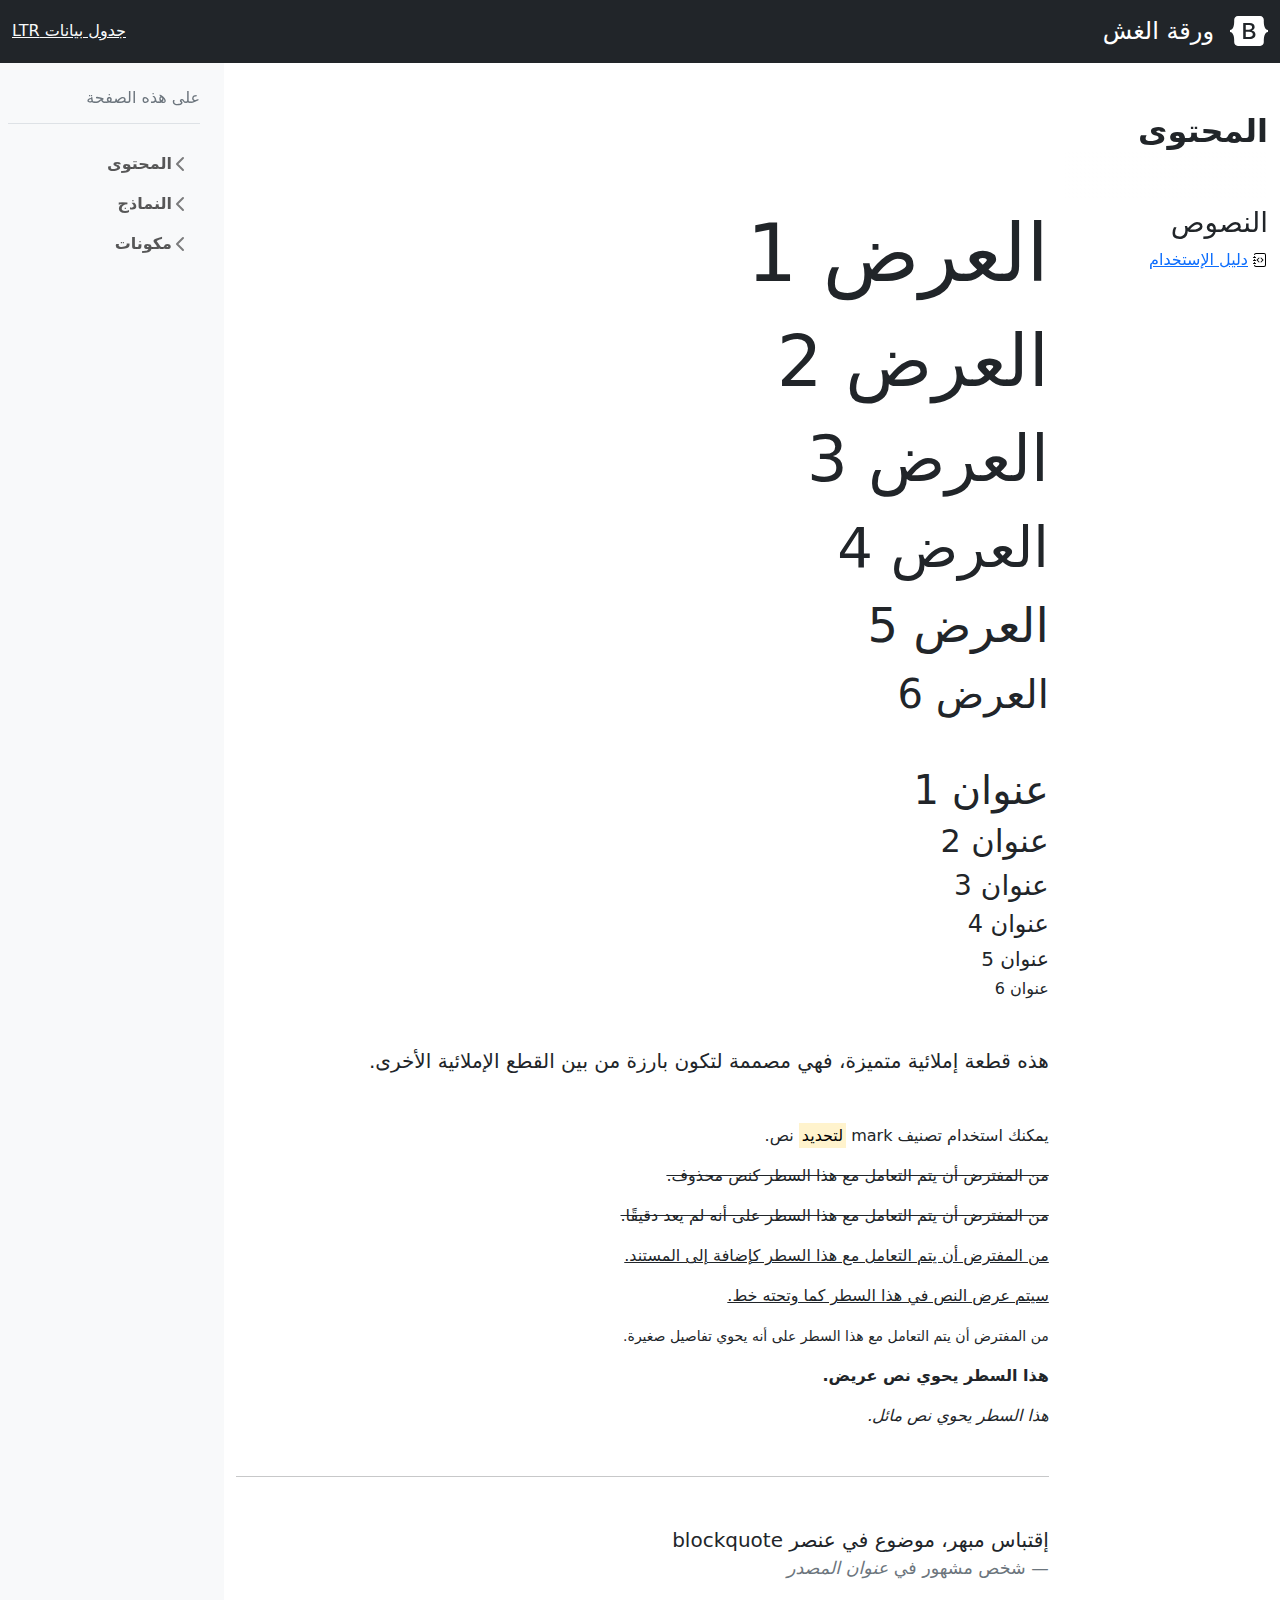
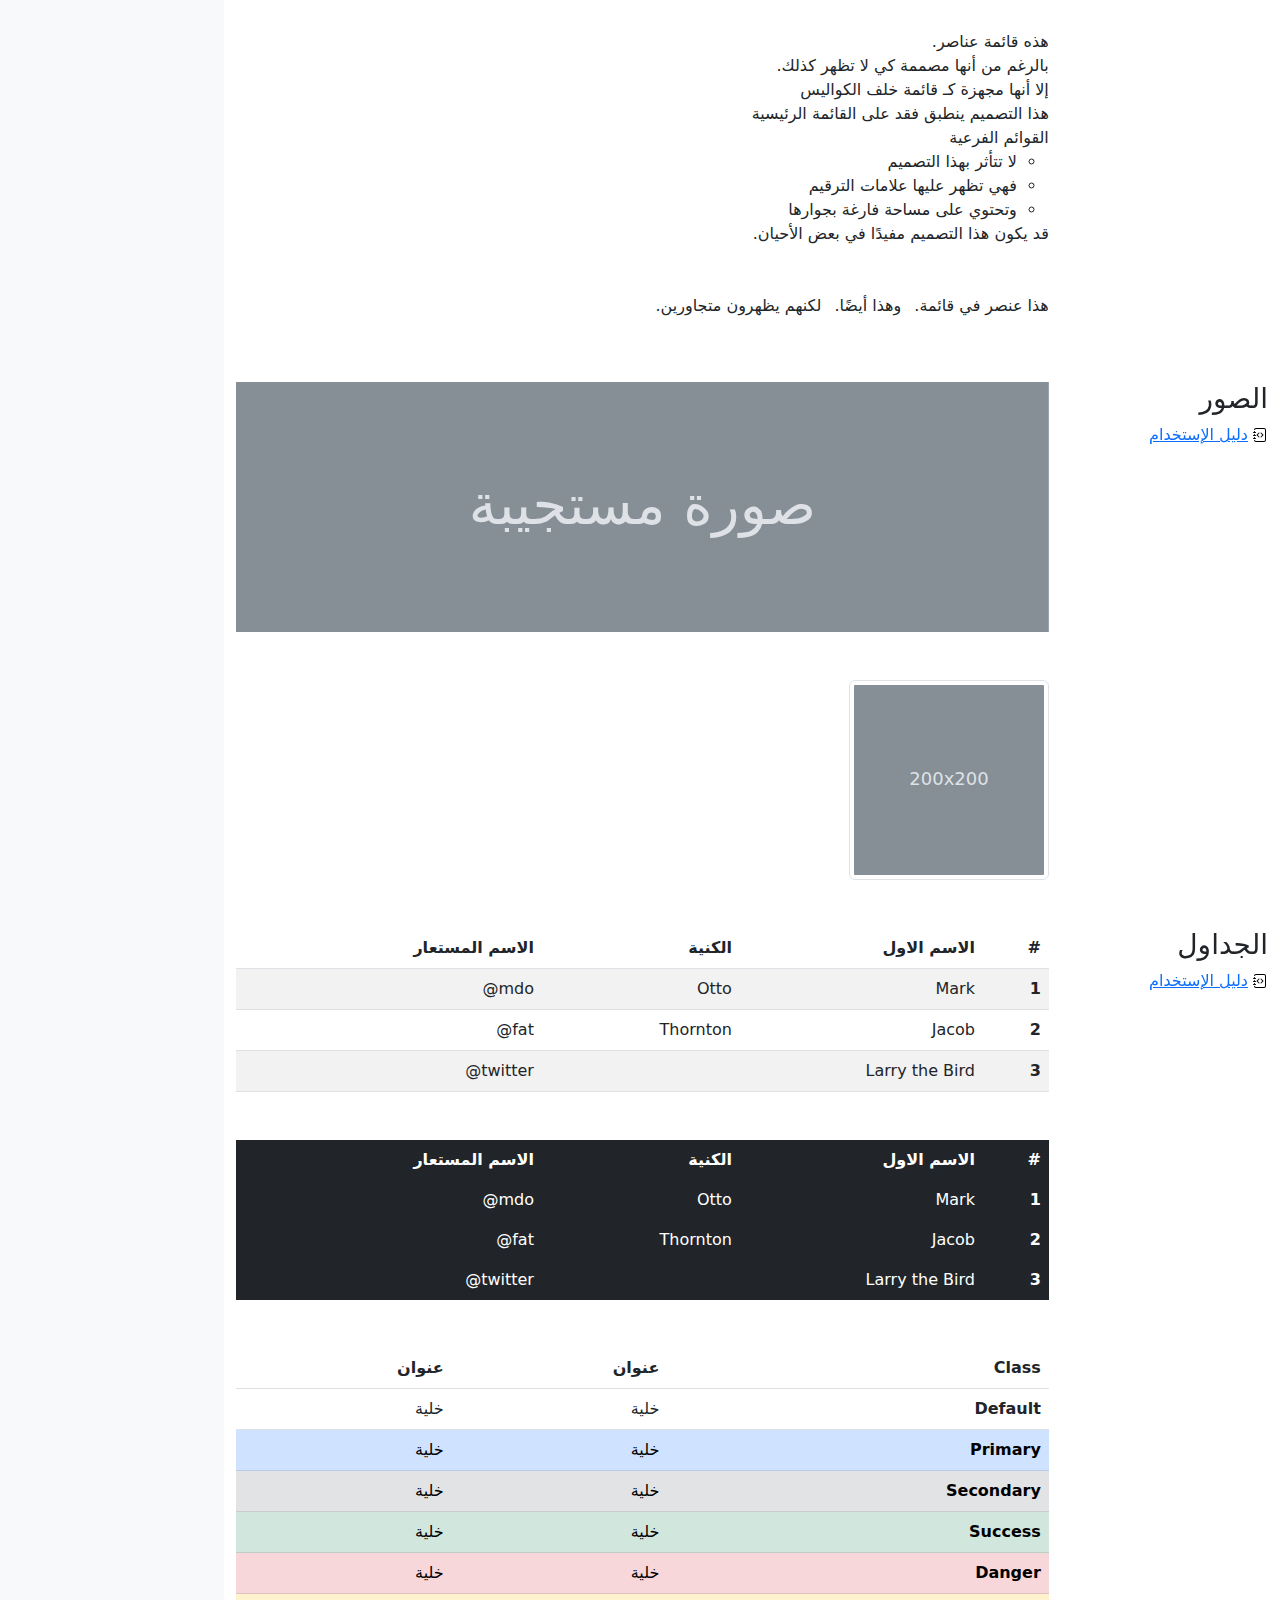
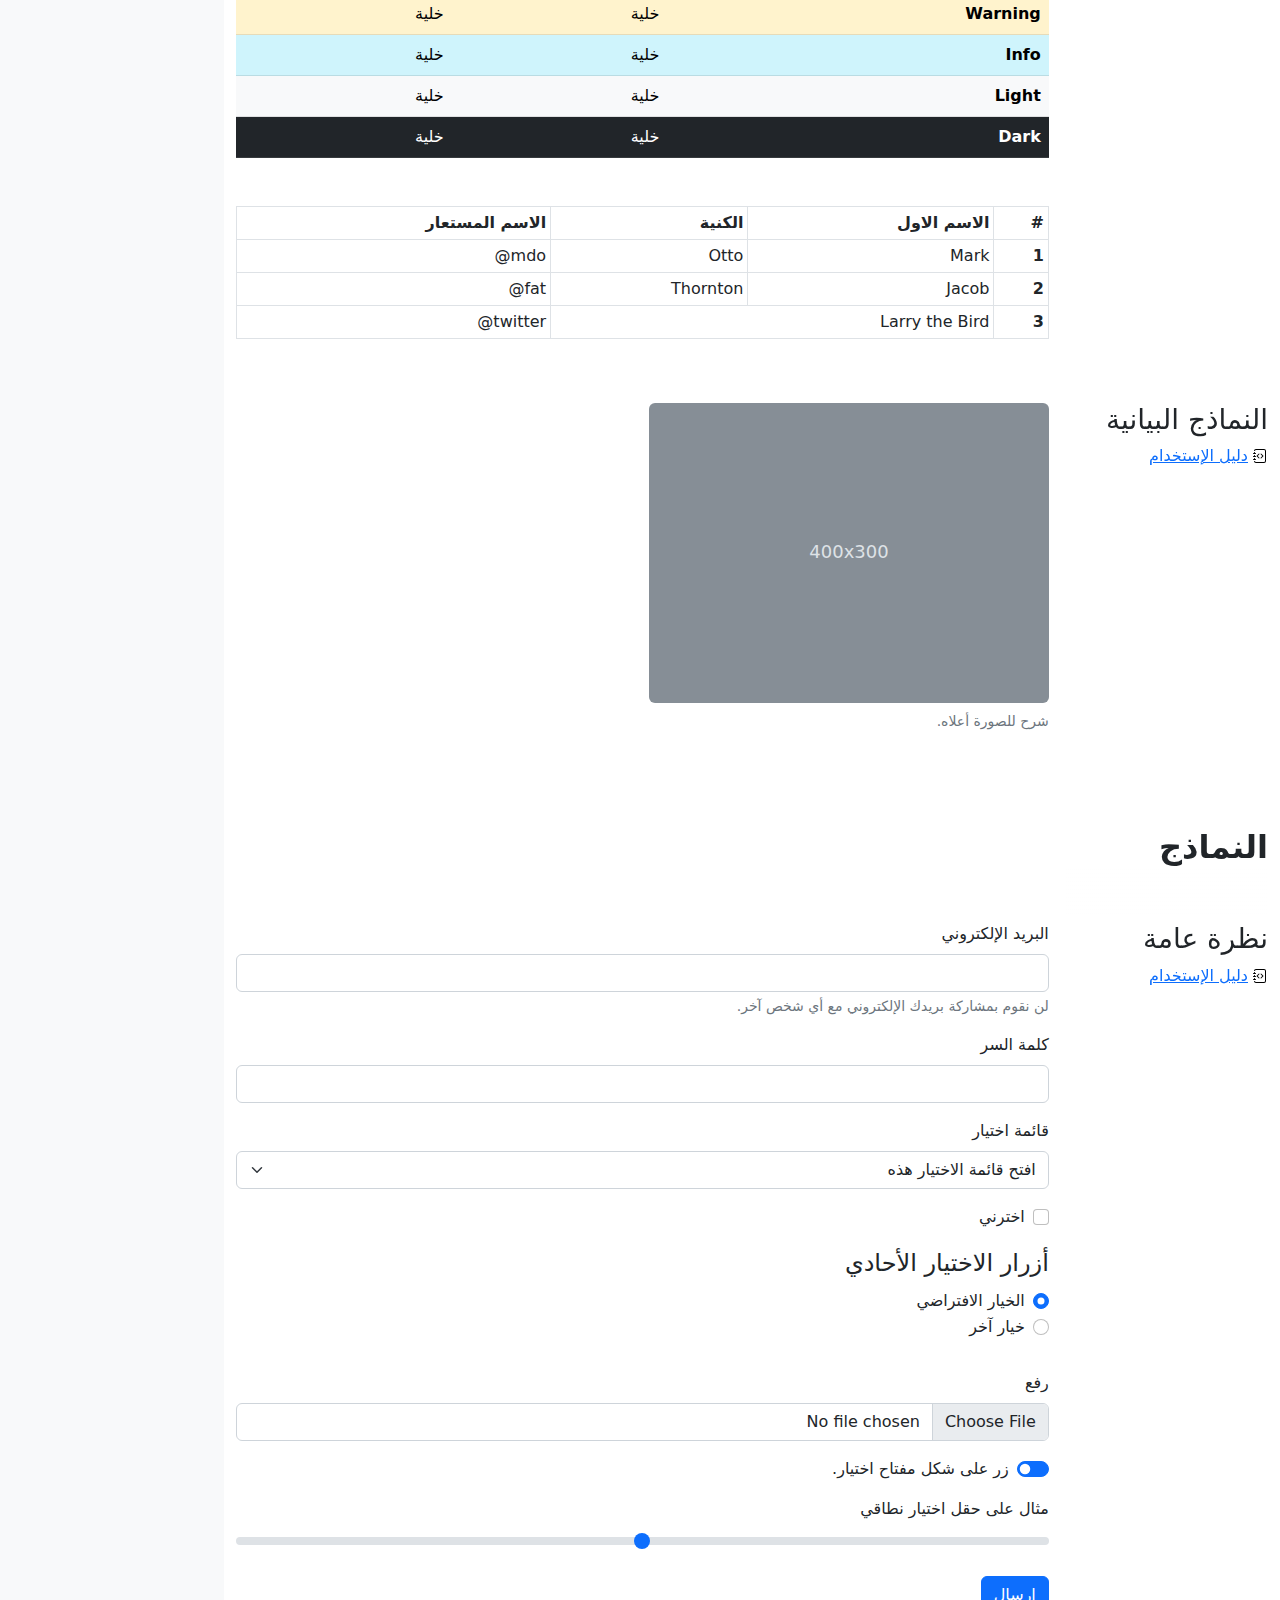
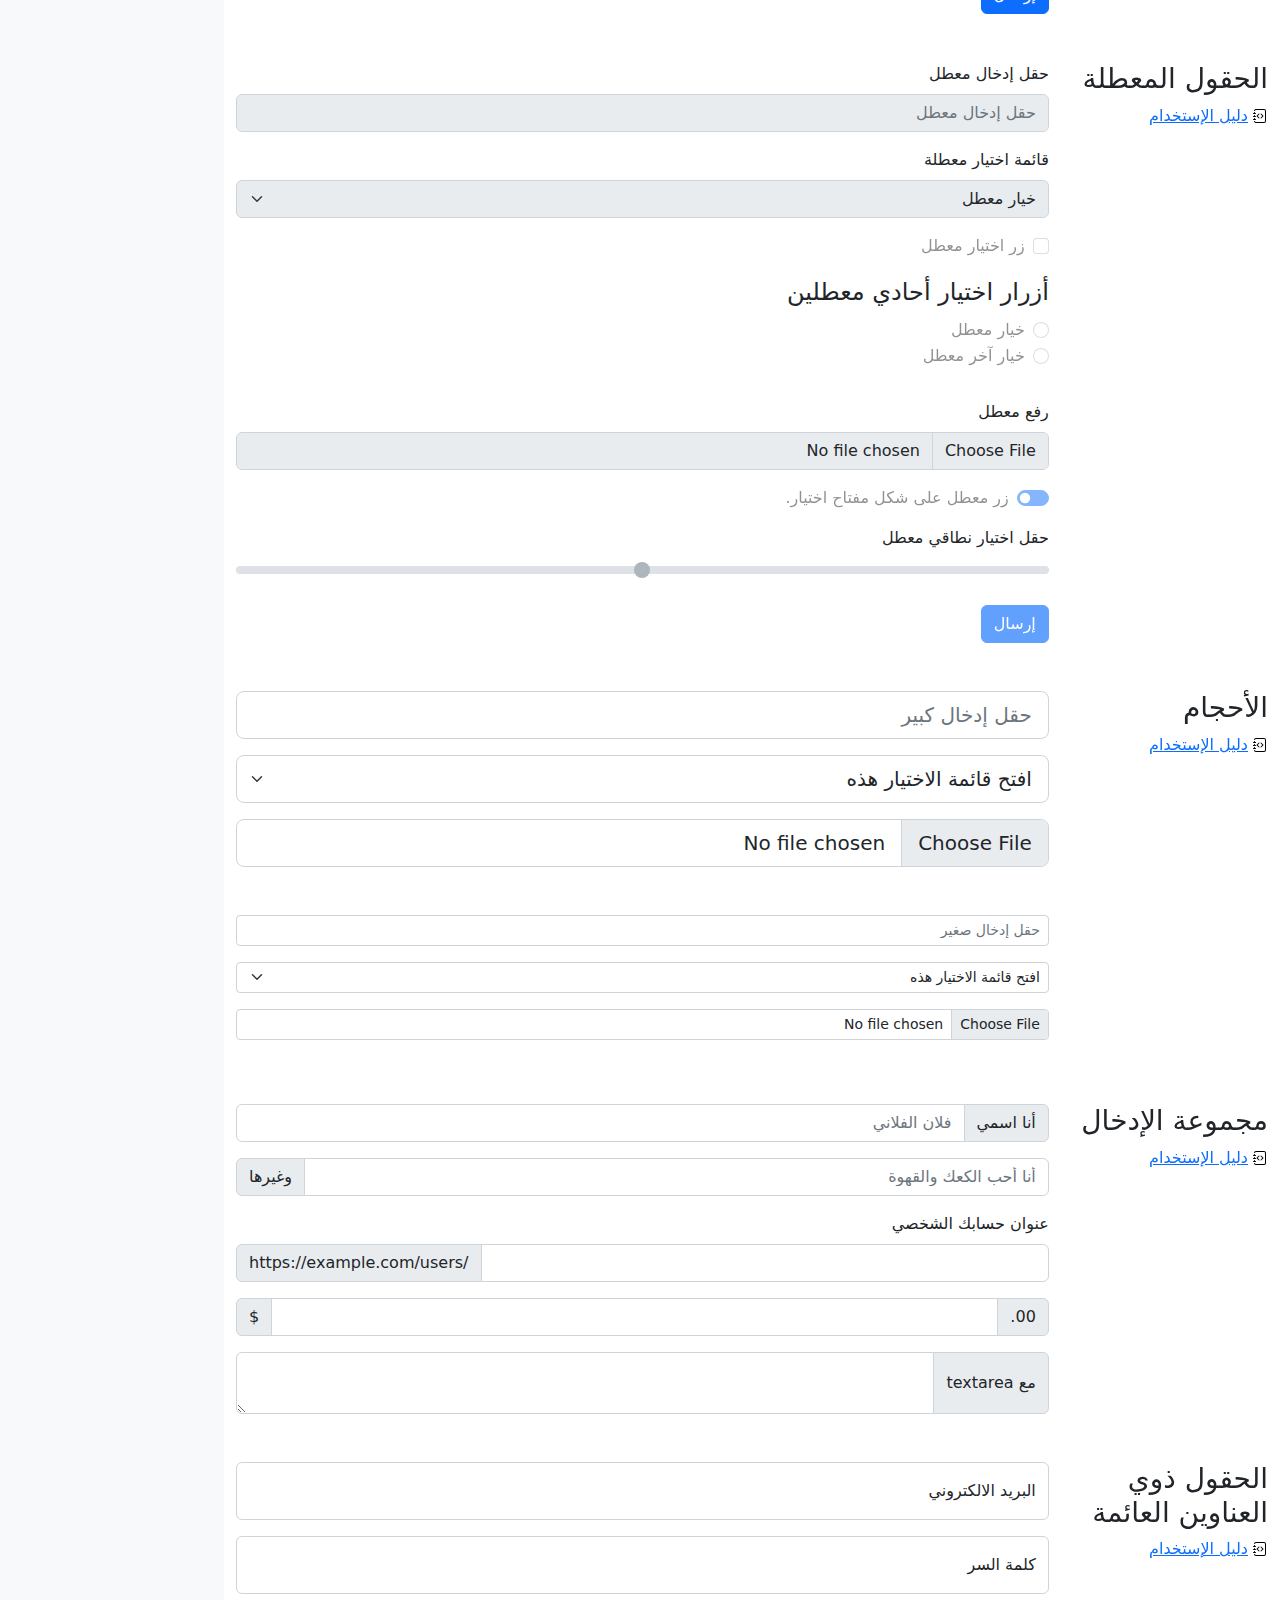
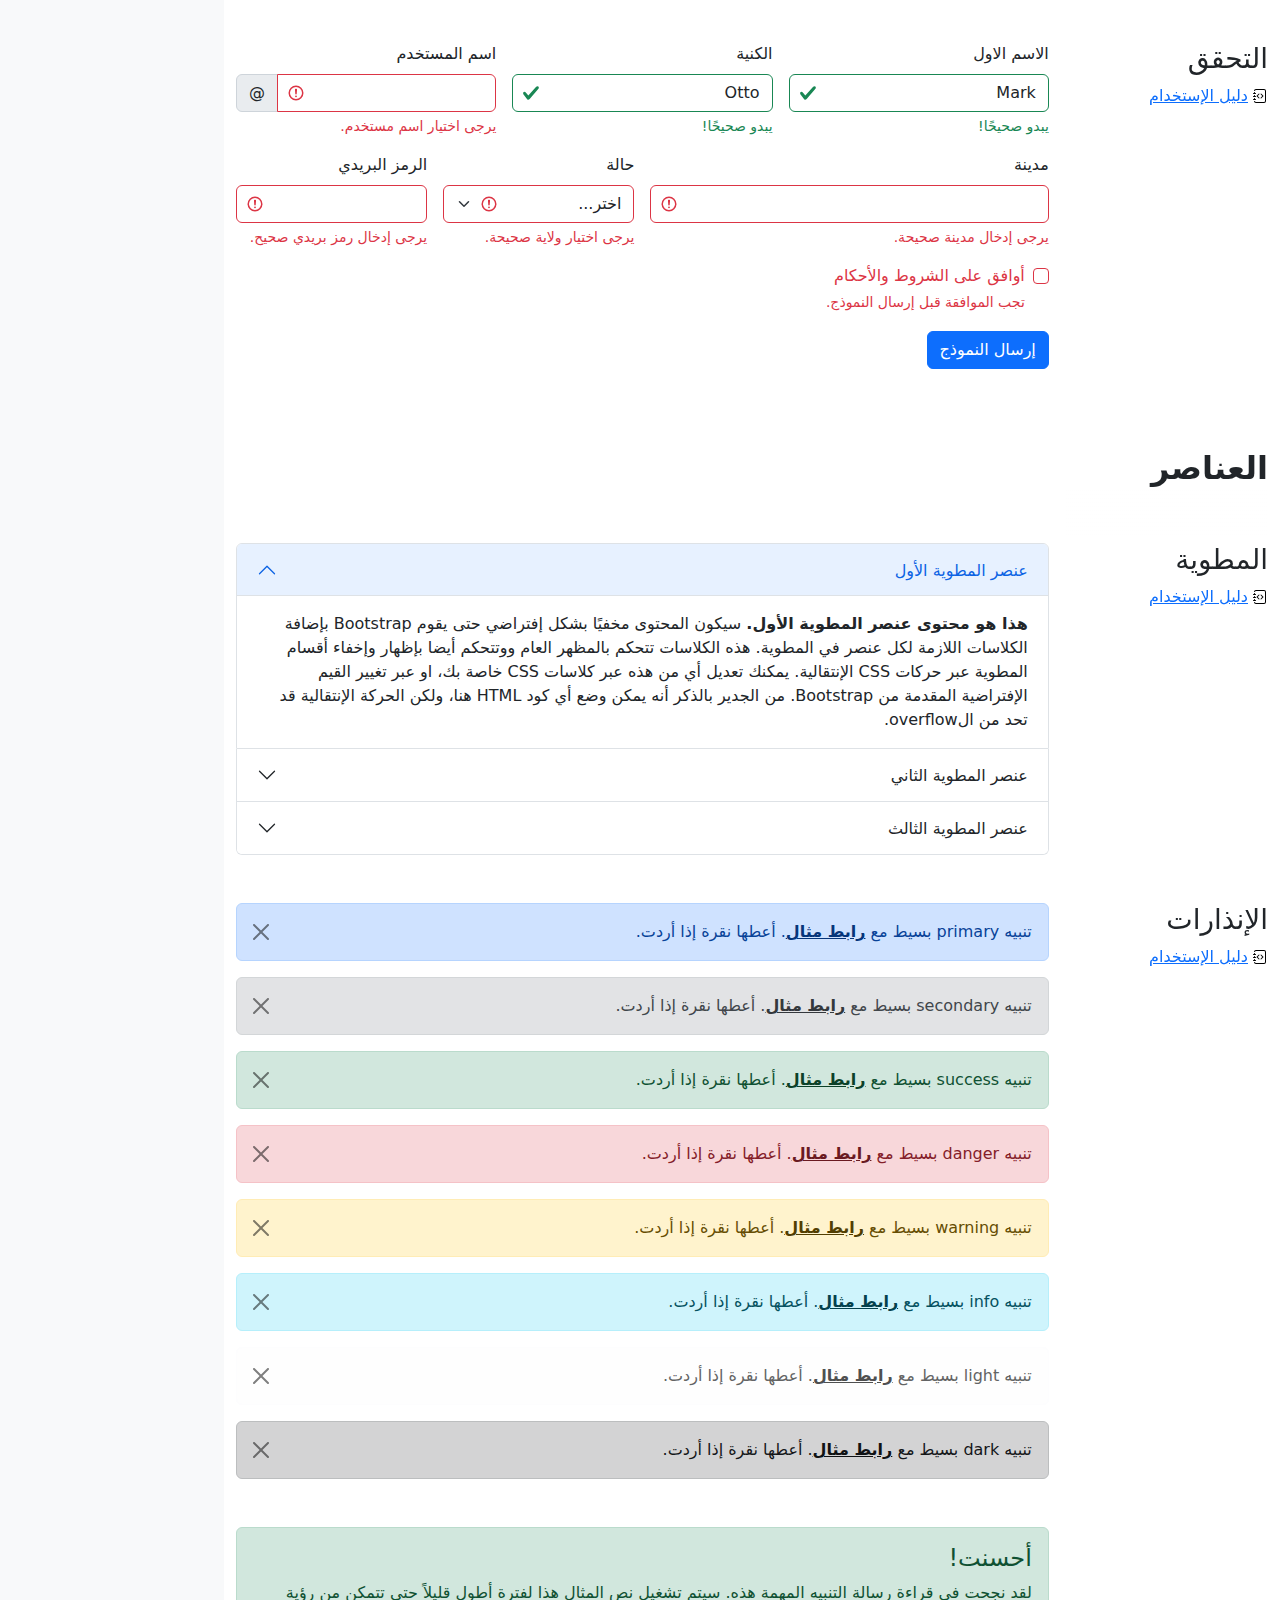
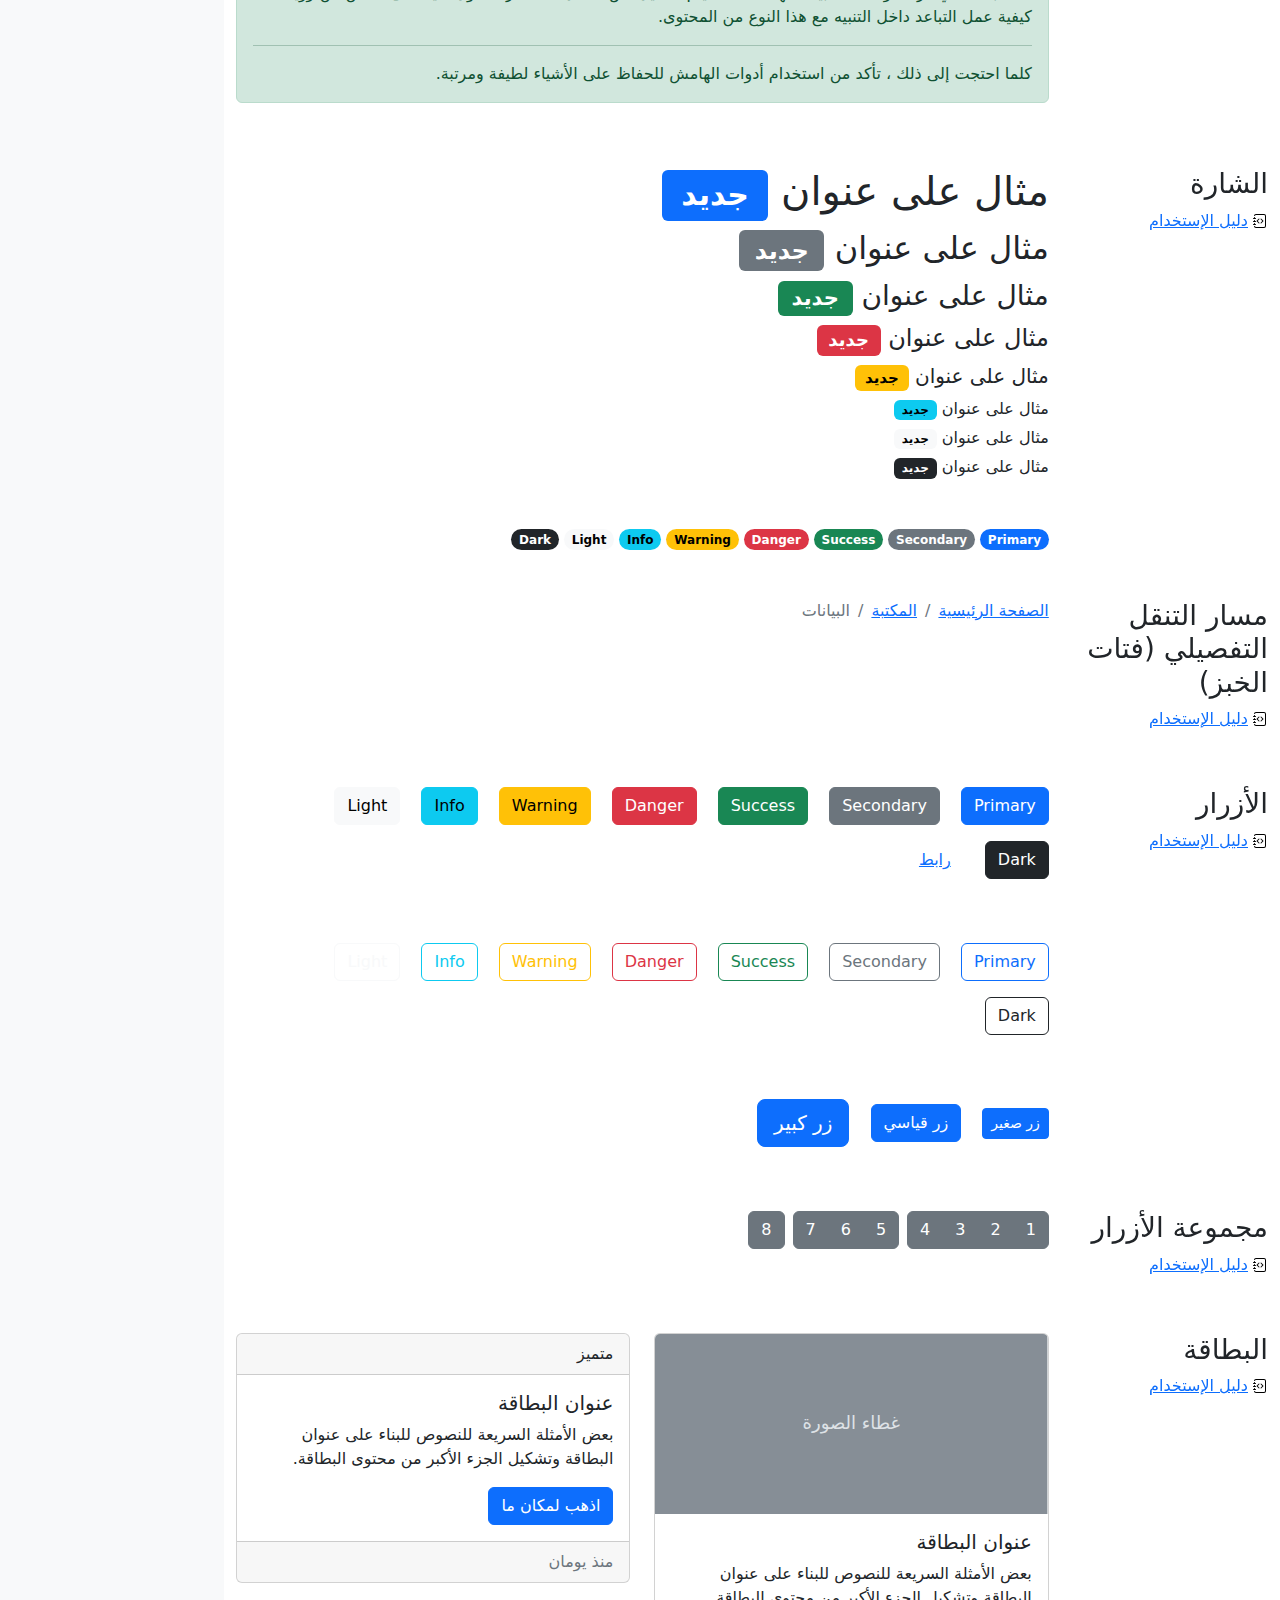
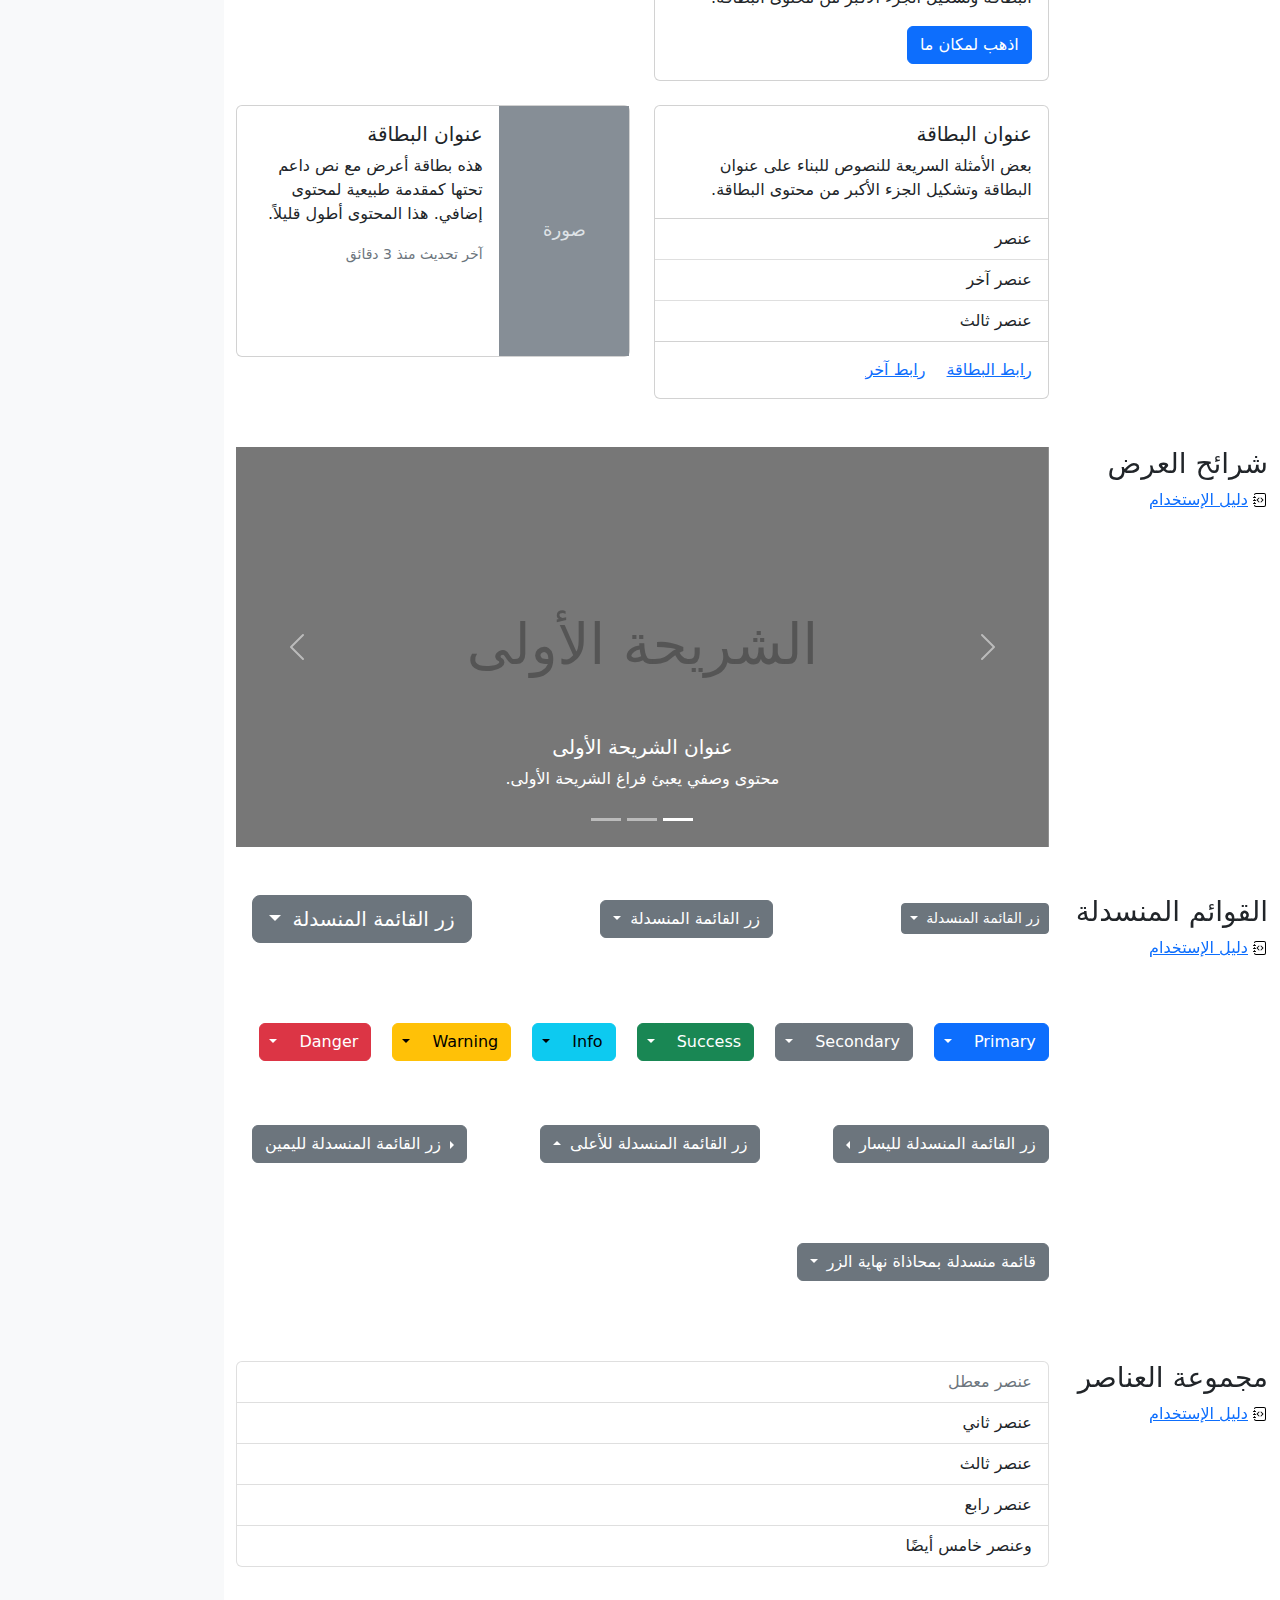
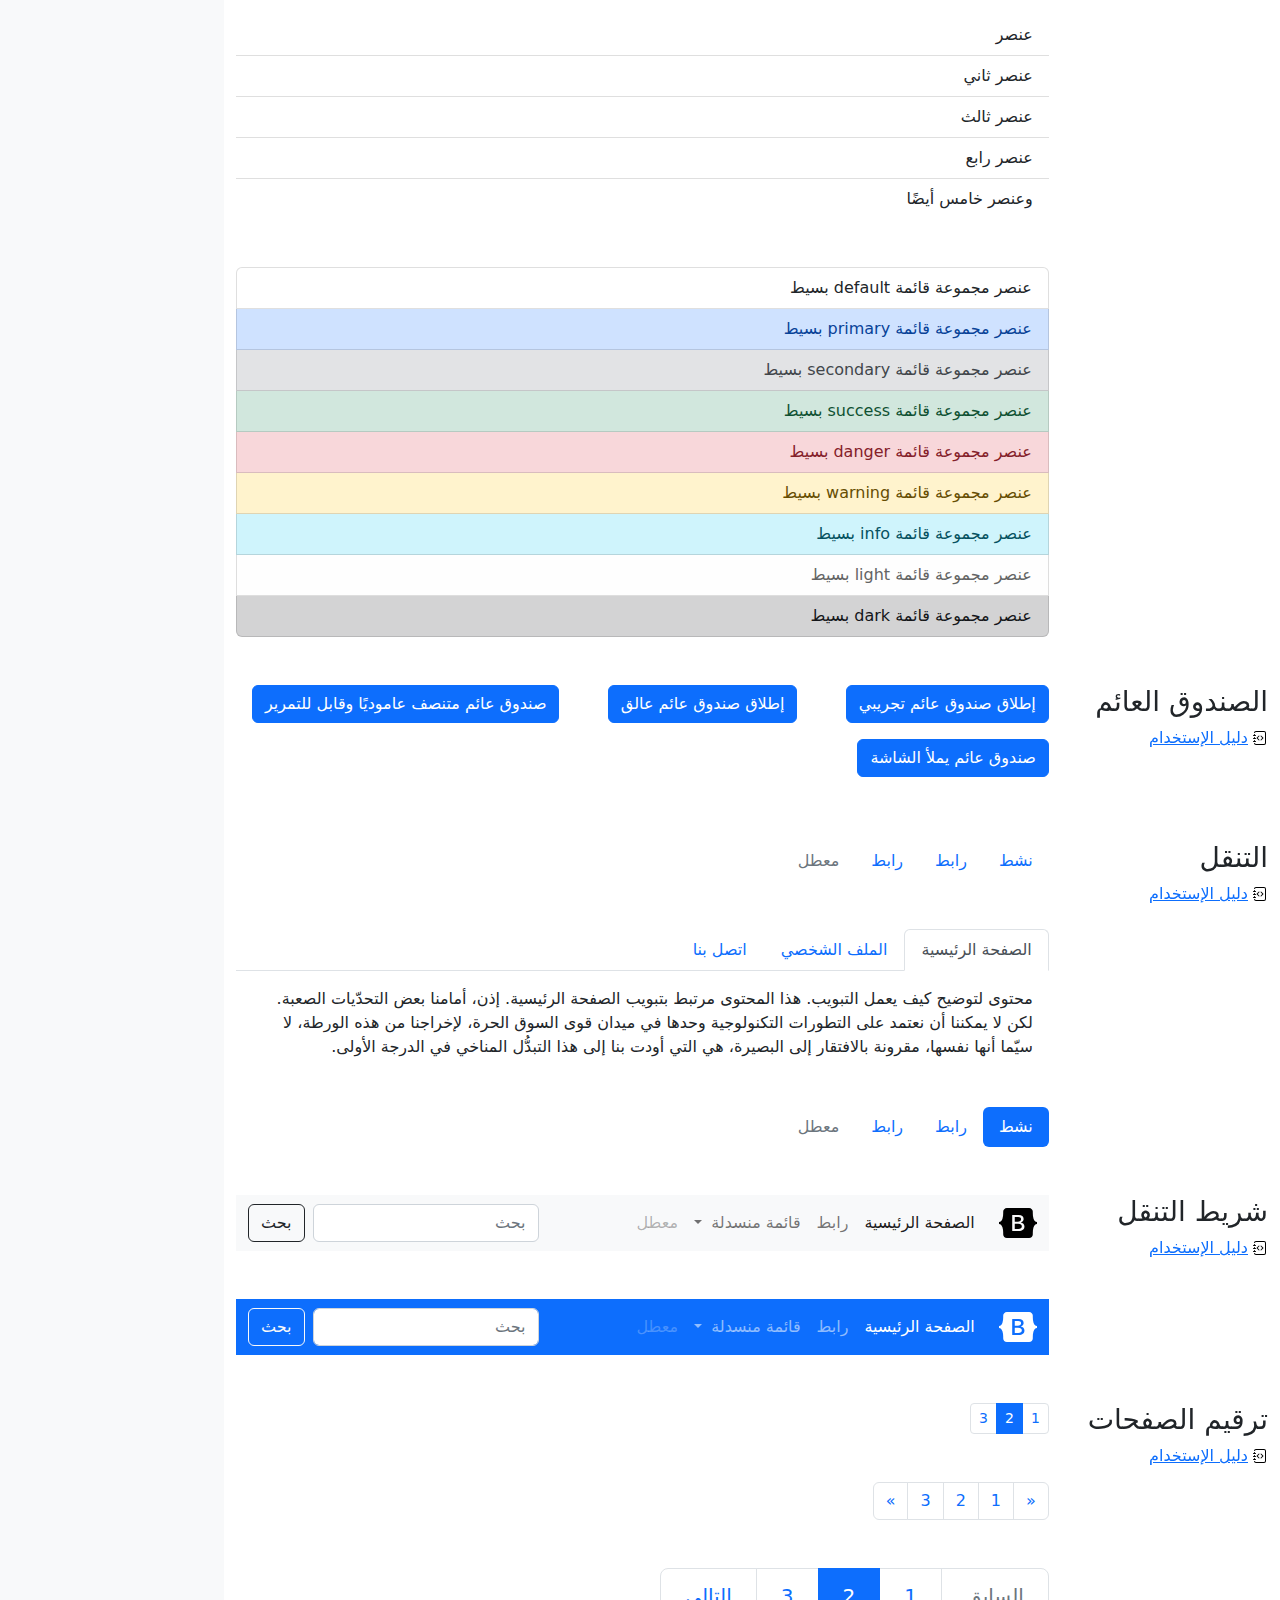
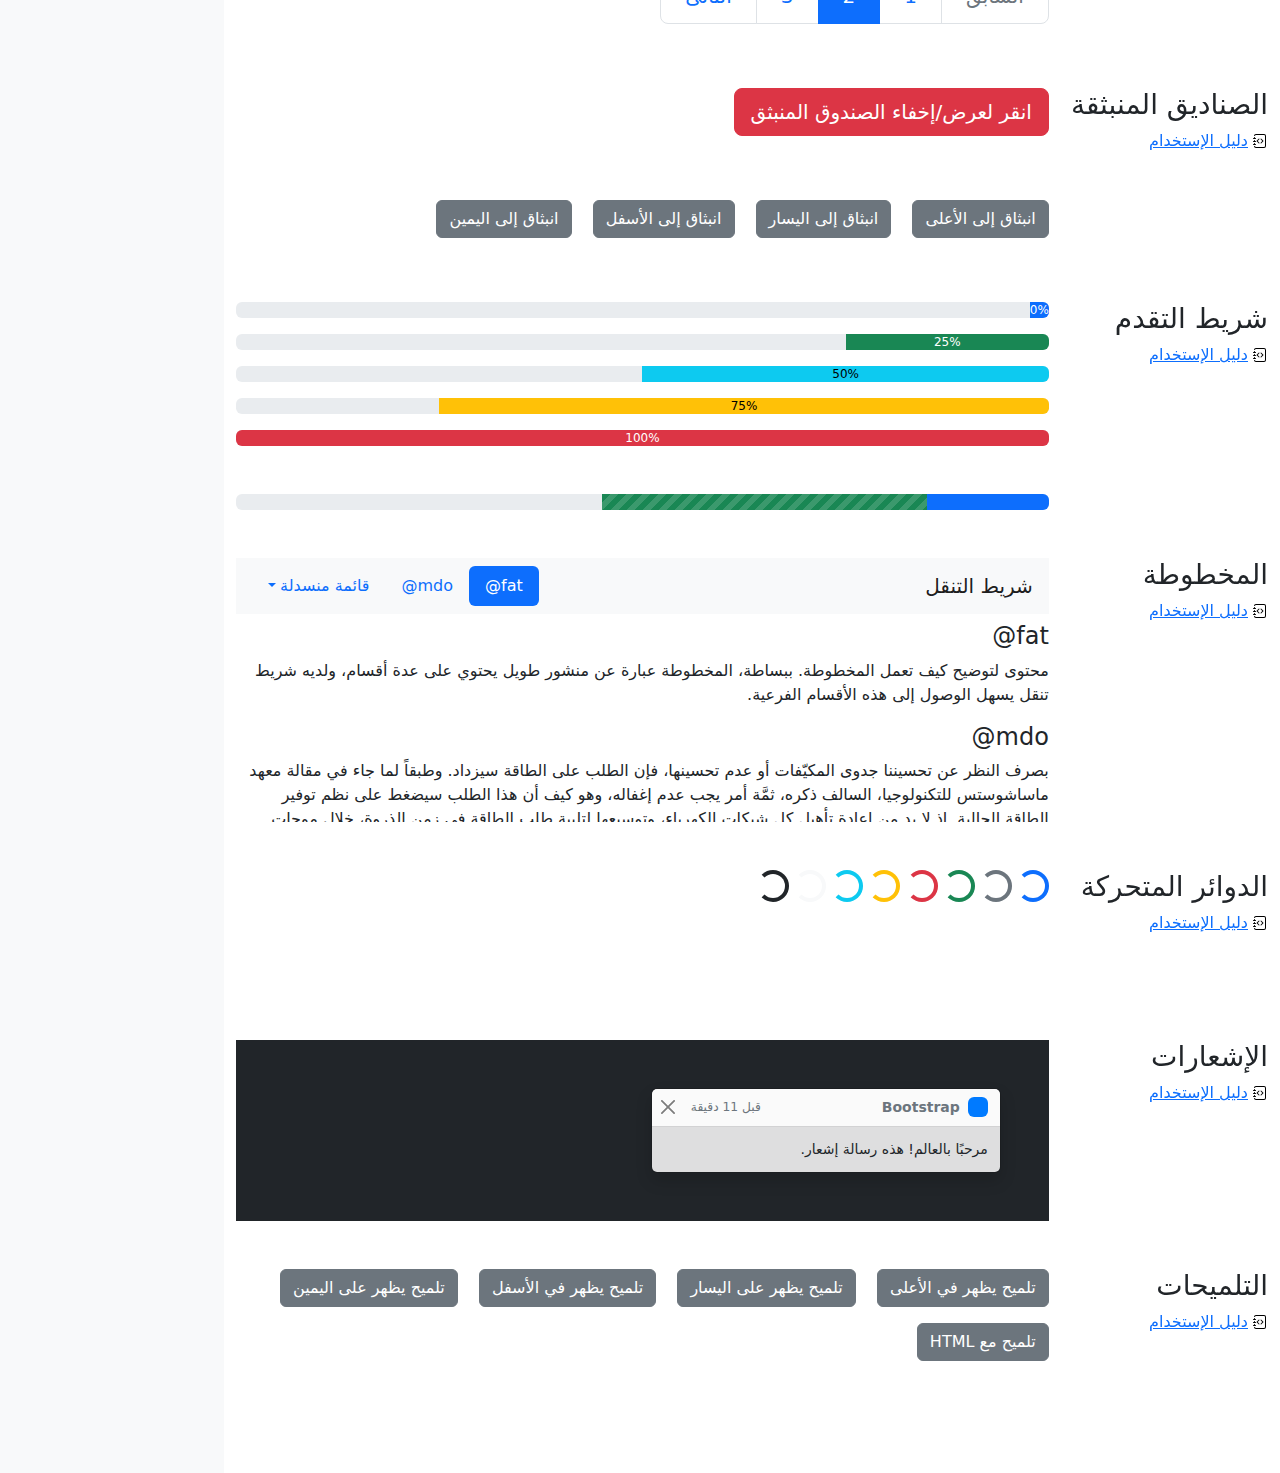
<file: bootstrap-5.2.3-examples/cheatsheet-rtl/index.html>
<!doctype html>
<html lang="ar" dir="rtl">
  <head>
    <meta charset="utf-8">
    <meta name="viewport" content="width=device-width, initial-scale=1">
    <meta name="description" content="">
    <meta name="author" content="Mark Otto, Jacob Thornton, and Bootstrap contributors">
    <meta name="generator" content="Hugo 0.104.2">
    <title>ورقة الغش · Bootstrap v5.2</title>

    <link rel="canonical" href="https://getbootstrap.com/docs/5.2/examples/cheatsheet-rtl/">

    

    

<link href="../assets/dist/css/bootstrap.rtl.min.css" rel="stylesheet">

    <style>
      .bd-placeholder-img {
        font-size: 1.125rem;
        text-anchor: middle;
        -webkit-user-select: none;
        -moz-user-select: none;
        user-select: none;
      }

      @media (min-width: 768px) {
        .bd-placeholder-img-lg {
          font-size: 3.5rem;
        }
      }

      .b-example-divider {
        height: 3rem;
        background-color: rgba(0, 0, 0, .1);
        border: solid rgba(0, 0, 0, .15);
        border-width: 1px 0;
        box-shadow: inset 0 .5em 1.5em rgba(0, 0, 0, .1), inset 0 .125em .5em rgba(0, 0, 0, .15);
      }

      .b-example-vr {
        flex-shrink: 0;
        width: 1.5rem;
        height: 100vh;
      }

      .bi {
        vertical-align: -.125em;
        fill: currentColor;
      }

      .nav-scroller {
        position: relative;
        z-index: 2;
        height: 2.75rem;
        overflow-y: hidden;
      }

      .nav-scroller .nav {
        display: flex;
        flex-wrap: nowrap;
        padding-bottom: 1rem;
        margin-top: -1px;
        overflow-x: auto;
        text-align: center;
        white-space: nowrap;
        -webkit-overflow-scrolling: touch;
      }
    </style>

    
    <!-- Custom styles for this template -->
    <link href="../cheatsheet/cheatsheet.rtl.css" rel="stylesheet">
  </head>
  <body class="bg-light">
    
<header class="bd-header bg-dark py-3 d-flex align-items-stretch border-bottom border-dark">
  <div class="container-fluid d-flex align-items-center">
    <h1 class="d-flex align-items-center fs-4 text-white mb-0">
      <img src="../assets/brand/bootstrap-logo-white.svg" width="38" height="30" class="me-3" alt="Bootstrap">
      ورقة الغش
    </h1>
    <a href="../examples/cheatsheet/" class="ms-auto link-light" hreflang="en">جدول بيانات LTR</a>
  </div>
</header>
<aside class="bd-aside sticky-xl-top text-muted align-self-start mb-3 mb-xl-5 px-2">
  <h2 class="h6 pt-4 pb-3 mb-4 border-bottom">على هذه الصفحة</h2>
  <nav class="small" id="toc">
    <ul class="list-unstyled">
      <li class="my-2">
        <button class="btn d-inline-flex align-items-center collapsed border-0" data-bs-toggle="collapse" aria-expanded="false" data-bs-target="#contents-collapse" aria-controls="contents-collapse">المحتوى</button>
        <ul class="list-unstyled ps-3 collapse" id="contents-collapse">
          <li><a class="d-inline-flex align-items-center rounded text-decoration-none" href="#typography">النصوص</a></li>
          <li><a class="d-inline-flex align-items-center rounded text-decoration-none" href="#images">الصور</a></li>
          <li><a class="d-inline-flex align-items-center rounded text-decoration-none" href="#tables">الجداول</a></li>
          <li><a class="d-inline-flex align-items-center rounded text-decoration-none" href="#figures">النماذج البيانية</a></li>
        </ul>
      </li>
      <li class="my-2">
        <button class="btn d-inline-flex align-items-center collapsed border-0" data-bs-toggle="collapse" aria-expanded="false" data-bs-target="#forms-collapse" aria-controls="forms-collapse">النماذج</button>
        <ul class="list-unstyled ps-3 collapse" id="forms-collapse">
          <li><a class="d-inline-flex align-items-center rounded text-decoration-none" href="#overview">نظرة عامة</a></li>
          <li><a class="d-inline-flex align-items-center rounded text-decoration-none" href="#disabled-forms">الحقول المعطلة</a></li>
          <li><a class="d-inline-flex align-items-center rounded text-decoration-none" href="#sizing">الأحجام</a></li>
          <li><a class="d-inline-flex align-items-center rounded text-decoration-none" href="#input-group">مجموعة الإدخال</a></li>
          <li><a class="d-inline-flex align-items-center rounded text-decoration-none" href="#floating-labels">الحقول ذوي العناوين العائمة</a></li>
          <li><a class="d-inline-flex align-items-center rounded text-decoration-none" href="#validation">التحقق</a></li>
        </ul>
      </li>
      <li class="my-2">
        <button class="btn d-inline-flex align-items-center collapsed border-0" data-bs-toggle="collapse" aria-expanded="false" data-bs-target="#components-collapse" aria-controls="components-collapse">مكونات</button>
        <ul class="list-unstyled ps-3 collapse" id="components-collapse">
          <li><a class="d-inline-flex align-items-center rounded text-decoration-none" href="#accordion">المطوية</a></li>
          <li><a class="d-inline-flex align-items-center rounded text-decoration-none" href="#alerts">الإنذارات</a></li>
          <li><a class="d-inline-flex align-items-center rounded text-decoration-none" href="#badge">الشارة</a></li>
          <li><a class="d-inline-flex align-items-center rounded text-decoration-none" href="#breadcrumb">مسار التنقل التفصيلي</a></li>
          <li><a class="d-inline-flex align-items-center rounded text-decoration-none" href="#buttons">الأزرار</a></li>
          <li><a class="d-inline-flex align-items-center rounded text-decoration-none" href="#button-group">مجموعة الأزرار</a></li>
          <li><a class="d-inline-flex align-items-center rounded text-decoration-none" href="#card">البطاقة</a></li>
          <li><a class="d-inline-flex align-items-center rounded text-decoration-none" href="#carousel">شرائح العرض</a></li>
          <li><a class="d-inline-flex align-items-center rounded text-decoration-none" href="#dropdowns">القوائم المنسدلة</a></li>
          <li><a class="d-inline-flex align-items-center rounded text-decoration-none" href="#list-group">مجموعة العناصر</a></li>
          <li><a class="d-inline-flex align-items-center rounded text-decoration-none" href="#modal">الصندوق العائم</a></li>
          <li><a class="d-inline-flex align-items-center rounded text-decoration-none" href="#navs">التنقل</a></li>
          <li><a class="d-inline-flex align-items-center rounded text-decoration-none" href="#navbar">شريط التنقل</a></li>
          <li><a class="d-inline-flex align-items-center rounded text-decoration-none" href="#pagination">ترقيم الصفحات</a></li>
          <li><a class="d-inline-flex align-items-center rounded text-decoration-none" href="#popovers">الصناديق المنبثقة</a></li>
          <li><a class="d-inline-flex align-items-center rounded text-decoration-none" href="#progress">شريط التقدم</a></li>
          <li><a class="d-inline-flex align-items-center rounded text-decoration-none" href="#scrollspy">المخطوطة</a></li>
          <li><a class="d-inline-flex align-items-center rounded text-decoration-none" href="#spinners">الدوائر المتحركة</a></li>
          <li><a class="d-inline-flex align-items-center rounded text-decoration-none" href="#toasts">الإشعارات</a></li>
          <li><a class="d-inline-flex align-items-center rounded text-decoration-none" href="#tooltips">التلميحات</a></li>
        </ul>
      </li>
    </ul>
  </nav>
</aside>
<div class="bd-cheatsheet container-fluid bg-body">
  <section id="content">
    <h2 class="sticky-xl-top fw-bold pt-3 pt-xl-5 pb-2 pb-xl-3">المحتوى</h2>

    <article class="my-3" id="typography">
      <div class="bd-heading sticky-xl-top align-self-start mt-5 mb-3 mt-xl-0 mb-xl-2">
        <h3>النصوص</h3>
        <a class="d-flex align-items-center" hreflang="en" href="../content/typography/">دليل الإستخدام</a>
      </div>

      <div>
        <div class="bd-example-snippet bd-code-snippet"><div class="bd-example">
        <p class="display-1">العرض 1</p>
        <p class="display-2">العرض 2</p>
        <p class="display-3">العرض 3</p>
        <p class="display-4">العرض 4</p>
        <p class="display-5">العرض 5</p>
        <p class="display-6">العرض 6</p>
        </div></div>


        <div class="bd-example-snippet bd-code-snippet"><div class="bd-example">
        <p class="h1">عنوان 1</p>
        <p class="h2">عنوان 2</p>
        <p class="h3">عنوان 3</p>
        <p class="h4">عنوان 4</p>
        <p class="h5">عنوان 5</p>
        <p class="h6">عنوان 6</p>
        </div></div>


        <div class="bd-example-snippet bd-code-snippet"><div class="bd-example">
        <p class="lead">
          هذه قطعة إملائية متميزة، فهي مصممة لتكون بارزة من بين القطع الإملائية الأخرى.
        </p>
        </div></div>


        <div class="bd-example-snippet bd-code-snippet"><div class="bd-example">
        <p>يمكنك استخدام تصنيف mark <mark>لتحديد</mark> نص.</p>
        <p><del>من المفترض أن يتم التعامل مع هذا السطر كنص محذوف.</del></p>
        <p><s>من المفترض أن يتم التعامل مع هذا السطر على أنه لم يعد دقيقًا.</s></p>
        <p><ins>من المفترض أن يتم التعامل مع هذا السطر كإضافة إلى المستند.</ins></p>
        <p><u>سيتم عرض النص في هذا السطر كما وتحته خط.</u></p>
        <p><small>من المفترض أن يتم التعامل مع هذا السطر على أنه يحوي تفاصيل صغيرة.</small></p>
        <p><strong>هذا السطر يحوي نص عريض.</strong></p>
        <p><em>هذا السطر يحوي نص مائل.</em></p>
        </div></div>


        <div class="bd-example-snippet bd-code-snippet"><div class="bd-example">
        <hr>
        </div></div>


        <div class="bd-example-snippet bd-code-snippet"><div class="bd-example">
        <blockquote class="blockquote">
          <p>إقتباس مبهر، موضوع في عنصر blockquote</p>
          <footer class="blockquote-footer">شخص مشهور في <cite title= "عنوان المصدر"> عنوان المصدر </cite></footer>
        </blockquote>
        </div></div>


        <div class="bd-example-snippet bd-code-snippet"><div class="bd-example">
        <ul class="list-unstyled">
          <li>هذه قائمة عناصر.</li>
          <li>بالرغم من أنها مصممة كي لا تظهر كذلك.</li>
          <li>إلا أنها مجهزة كـ قائمة خلف الكواليس</li>
          <li>هذا التصميم ينطبق فقد على القائمة الرئيسية</li>
          <li>القوائم الفرعية
            <ul>
              <li>لا تتأثر بهذا التصميم</li>
              <li>فهي تظهر عليها علامات الترقيم</li>
              <li>وتحتوي على مساحة فارغة بجوارها</li>
            </ul>
          </li>
          <li>قد يكون هذا التصميم مفيدًا في بعض الأحيان.</li>
        </ul>
        </div></div>


        <div class="bd-example-snippet bd-code-snippet"><div class="bd-example">
        <ul class="list-inline">
          <li class="list-inline-item">هذا عنصر في قائمة.</li>
          <li class="list-inline-item">وهذا أيضًا.</li>
          <li class="list-inline-item">لكنهم يظهرون متجاورين.</li>
        </ul>
        </div></div>

      </div>
    </article>
    <article class="my-3" id="images">
      <div class="bd-heading sticky-xl-top align-self-start mt-5 mb-3 mt-xl-0 mb-xl-2">
        <h3>الصور</h3>
        <a class="d-flex align-items-center" hreflang="en" href="../content/images/">دليل الإستخدام</a>
      </div>

      <div>
        <div class="bd-example-snippet bd-code-snippet"><div class="bd-example">
        <svg class="bd-placeholder-img bd-placeholder-img-lg img-fluid" width="100%" height="250" xmlns="http://www.w3.org/2000/svg" role="img" aria-label="Placeholder: صورة مستجيبة" preserveAspectRatio="xMidYMid slice" focusable="false"><title>Placeholder</title><rect width="100%" height="100%" fill="#868e96"/><text x="50%" y="50%" fill="#dee2e6" dy=".3em">صورة مستجيبة</text></svg>

        </div></div>


        <div class="bd-example-snippet bd-code-snippet"><div class="bd-example">
        <svg class="bd-placeholder-img img-thumbnail" width="200" height="200" xmlns="http://www.w3.org/2000/svg" role="img" aria-label="صورة عنصر نائب مربع عام مع حدود بيضاء حولها ، مما يجعلها تشبه صورة تم التقاطها بكاميرا فورية قديمة: 200x200" preserveAspectRatio="xMidYMid slice" focusable="false"><title>صورة عنصر نائب مربع عام مع حدود بيضاء حولها ، مما يجعلها تشبه صورة تم التقاطها بكاميرا فورية قديمة</title><rect width="100%" height="100%" fill="#868e96"/><text x="50%" y="50%" fill="#dee2e6" dy=".3em">200x200</text></svg>

        </div></div>

      </div>
    </article>
    <article class="my-3" id="tables">
      <div class="bd-heading sticky-xl-top align-self-start mt-5 mb-3 mt-xl-0 mb-xl-2">
        <h3>الجداول</h3>
        <a class="d-flex align-items-center" hreflang="en" href="../content/tables/">دليل الإستخدام</a>
      </div>

      <div>
        <div class="bd-example-snippet bd-code-snippet"><div class="bd-example">
        <table class="table table-striped">
          <thead>
          <tr>
            <th scope="col">#</th>
            <th scope="col">الاسم الاول</th>
            <th scope="col">الكنية</th>
            <th scope="col">الاسم المستعار</th>
          </tr>
          </thead>
          <tbody>
          <tr>
            <th scope="row">1</th>
            <td>Mark</td>
            <td>Otto</td>
            <td><bdo lang="en" dir="ltr">@mdo</bdo></td>
          </tr>
          <tr>
            <th scope="row">2</th>
            <td>Jacob</td>
            <td>Thornton</td>
            <td><bdo lang="en" dir="ltr">@fat</bdo></td>
          </tr>
          <tr>
            <th scope="row">3</th>
            <td colspan="2">Larry the Bird</td>
            <td><bdo lang="en" dir="ltr">@twitter</bdo></td>
          </tr>
          </tbody>
        </table>
        </div></div>


        <div class="bd-example-snippet bd-code-snippet"><div class="bd-example">
        <table class="table table-dark table-borderless">
          <thead>
          <tr>
            <th scope="col">#</th>
            <th scope="col">الاسم الاول</th>
            <th scope="col">الكنية</th>
            <th scope="col">الاسم المستعار</th>
          </tr>
          </thead>
          <tbody>
          <tr>
            <th scope="row">1</th>
            <td>Mark</td>
            <td>Otto</td>
            <td><bdo lang="en" dir="ltr">@mdo</bdo></td>
          </tr>
          <tr>
            <th scope="row">2</th>
            <td>Jacob</td>
            <td>Thornton</td>
            <td><bdo lang="en" dir="ltr">@fat</bdo></td>
          </tr>
          <tr>
            <th scope="row">3</th>
            <td colspan="2">Larry the Bird</td>
            <td><bdo lang="en" dir="ltr">@twitter</bdo></td>
          </tr>
          </tbody>
        </table>
        </div></div>


        <div class="bd-example-snippet bd-code-snippet"><div class="bd-example">
        <table class="table table-hover">
          <thead>
          <tr>
            <th scope="col">Class</th>
            <th scope="col">عنوان</th>
            <th scope="col">عنوان</th>
          </tr>
          </thead>
          <tbody>
          <tr>
            <th scope="row">Default</th>
            <td>خلية</td>
            <td>خلية</td>
          </tr>
          
          <tr class="table-primary">
            <th scope="row">Primary</th>
            <td>خلية</td>
            <td>خلية</td>
          </tr>
          <tr class="table-secondary">
            <th scope="row">Secondary</th>
            <td>خلية</td>
            <td>خلية</td>
          </tr>
          <tr class="table-success">
            <th scope="row">Success</th>
            <td>خلية</td>
            <td>خلية</td>
          </tr>
          <tr class="table-danger">
            <th scope="row">Danger</th>
            <td>خلية</td>
            <td>خلية</td>
          </tr>
          <tr class="table-warning">
            <th scope="row">Warning</th>
            <td>خلية</td>
            <td>خلية</td>
          </tr>
          <tr class="table-info">
            <th scope="row">Info</th>
            <td>خلية</td>
            <td>خلية</td>
          </tr>
          <tr class="table-light">
            <th scope="row">Light</th>
            <td>خلية</td>
            <td>خلية</td>
          </tr>
          <tr class="table-dark">
            <th scope="row">Dark</th>
            <td>خلية</td>
            <td>خلية</td>
          </tr>
          </tbody>
        </table>
        </div></div>


        <div class="bd-example-snippet bd-code-snippet"><div class="bd-example">
        <table class="table table-sm table-bordered">
          <thead>
          <tr>
            <th scope="col">#</th>
            <th scope="col">الاسم الاول</th>
            <th scope="col">الكنية</th>
            <th scope="col">الاسم المستعار</th>
          </tr>
          </thead>
          <tbody>
          <tr>
            <th scope="row">1</th>
            <td>Mark</td>
            <td>Otto</td>
            <td><bdo lang="en" dir="ltr">@mdo</bdo></td>
          </tr>
          <tr>
            <th scope="row">2</th>
            <td>Jacob</td>
            <td>Thornton</td>
            <td><bdo lang="en" dir="ltr">@fat</bdo></td>
          </tr>
          <tr>
            <th scope="row">3</th>
            <td colspan="2">Larry the Bird</td>
            <td><bdo lang="en" dir="ltr">@twitter</bdo></td>
          </tr>
          </tbody>
        </table>
        </div></div>

      </div>
    </article>
    <article class="my-3" id="figures">
      <div class="bd-heading sticky-xl-top align-self-start mt-5 mb-3 mt-xl-0 mb-xl-2">
        <h3>النماذج البيانية</h3>
        <a class="d-flex align-items-center" hreflang="en" href="../content/figures/">دليل الإستخدام</a>
      </div>

      <div>
        <div class="bd-example-snippet bd-code-snippet"><div class="bd-example">
        <figure class="figure">
          <svg class="bd-placeholder-img figure-img img-fluid rounded" width="400" height="300" xmlns="http://www.w3.org/2000/svg" role="img" aria-label="Placeholder: 400x300" preserveAspectRatio="xMidYMid slice" focusable="false"><title>Placeholder</title><rect width="100%" height="100%" fill="#868e96"/><text x="50%" y="50%" fill="#dee2e6" dy=".3em">400x300</text></svg>

          <figcaption class="figure-caption">شرح للصورة أعلاه.</figcaption>
        </figure>
        </div></div>

      </div>
    </article>
  </section>

  <section id="forms">
    <h2 class="sticky-xl-top fw-bold pt-3 pt-xl-5 pb-2 pb-xl-3">النماذج</h2>

    <article class="my-3" id="overview">
      <div class="bd-heading sticky-xl-top align-self-start mt-5 mb-3 mt-xl-0 mb-xl-2">
        <h3>نظرة عامة</h3>
        <a class="d-flex align-items-center" hreflang="en" href="../forms/overview/">دليل الإستخدام</a>
      </div>

      <div>
        <div class="bd-example-snippet bd-code-snippet"><div class="bd-example">
        <form>
          <div class="mb-3">
            <label for="exampleInputEmail1" class="form-label">البريد الإلكتروني</label>
            <input type="email" class="form-control" id="exampleInputEmail1" aria-describedby="emailHelp">
            <div id="emailHelp" class="form-text">لن نقوم بمشاركة بريدك الإلكتروني مع أي شخص آخر.</div>
          </div>
          <div class="mb-3">
            <label for="exampleInputPassword1" class="form-label">كلمة السر</label>
            <input type="password" class="form-control" id="exampleInputPassword1">
          </div>
          <div class="mb-3">
            <label for="exampleSelect" class="form-label">قائمة اختيار</label>
            <select class="form-select" id="exampleSelect">
              <option selected>افتح قائمة الاختيار هذه</option>
              <option value="1">واحد</option>
              <option value="2">اثنان</option>
              <option value="3">ثلاثة</option>
            </select>
          </div>
          <div class="mb-3 form-check">
            <input type="checkbox" class="form-check-input" id="exampleCheck1">
            <label class="form-check-label" for="exampleCheck1">اخترني</label>
          </div>
          <fieldset class="mb-3">
            <legend>أزرار الاختيار الأحادي</legend>
            <div class="form-check">
              <input type="radio" name="radios" class="form-check-input" id="exampleRadio1" checked>
              <label class="form-check-label" for="exampleRadio1">الخيار الافتراضي</label>
            </div>
            <div class="mb-3 form-check">
              <input type="radio" name="radios" class="form-check-input" id="exampleRadio2">
              <label class="form-check-label" for="exampleRadio2">خيار آخر</label>
            </div>
          </fieldset>
          <div class="mb-3">
            <label class="form-label" for="customFile">رفع</label>
            <input type="file" class="form-control" id="customFile">
          </div>
          <div class="mb-3 form-check form-switch">
            <input class="form-check-input" type="checkbox" role="switch" id="flexSwitchCheckChecked" checked>
            <label class="form-check-label" for="flexSwitchCheckChecked">زر على شكل مفتاح اختيار.</label>
          </div>
          <div class="mb-3">
            <label for="customRange3" class="form-label">مثال على حقل اختيار نطاقي</label>
            <input type="range" class="form-range" min="0" max="5" step="0.5" id="customRange3">
          </div>
          <button type="submit" class="btn btn-primary">إرسال</button>
        </form>
        </div></div>

      </div>
    </article>
    <article class="my-3" id="disabled-forms">
      <div class="bd-heading sticky-xl-top align-self-start mt-5 mb-3 mt-xl-0 mb-xl-2">
        <h3>الحقول المعطلة</h3>
        <a class="d-flex align-items-center" hreflang="en" href="../forms/overview/#disabled-forms">دليل الإستخدام</a>
      </div>

      <div>
        <div class="bd-example-snippet bd-code-snippet"><div class="bd-example">
        <form>
          <fieldset disabled aria-label="مثال على مجموعة الحقول المعطلة">
            <div class="mb-3">
              <label for="disabledTextInput" class="form-label">حقل إدخال معطل</label>
              <input type="text" id="disabledTextInput" class="form-control" placeholder="حقل إدخال معطل">
            </div>
            <div class="mb-3">
              <label for="disabledSelect" class="form-label">قائمة اختيار معطلة</label>
              <select id="disabledSelect" class="form-select">
                <option>خيار معطل</option>
              </select>
            </div>
            <div class="mb-3">
              <div class="form-check">
                <input class="form-check-input" type="checkbox" id="disabledFieldsetCheck" disabled>
                <label class="form-check-label" for="disabledFieldsetCheck">
                  زر اختيار معطل
                </label>
              </div>
            </div>
            <fieldset class="mb-3">
              <legend>أزرار اختيار أحادي معطلين</legend>
              <div class="form-check">
                <input type="radio" name="radios" class="form-check-input" id="disabledRadio1" disabled>
                <label class="form-check-label" for="disabledRadio1">خيار معطل</label>
              </div>
              <div class="mb-3 form-check">
                <input type="radio" name="radios" class="form-check-input" id="disabledRadio2" disabled>
                <label class="form-check-label" for="disabledRadio2">خيار آخر معطل</label>
              </div>
            </fieldset>
            <div class="mb-3">
              <label class="form-label" for="disabledCustomFile">رفع معطل</label>
              <input type="file" class="form-control" id="disabledCustomFile" disabled>
            </div>
            <div class="mb-3 form-check form-switch">
              <input class="form-check-input" type="checkbox" role="switch" id="disabledSwitchCheckChecked" checked disabled>
              <label class="form-check-label" for="disabledSwitchCheckChecked">زر معطل على شكل مفتاح اختيار.</label>
            </div>
            <div class="mb-3">
              <label for="disabledRange" class="form-label">حقل اختيار نطاقي معطل</label>
              <input type="range" class="form-range" min="0" max="5" step="0.5" id="disabledRange">
            </div>
            <button type="submit" class="btn btn-primary">إرسال</button>
          </fieldset>
        </form>
        </div></div>

      </div>
    </article>
    <article class="my-3" id="sizing">
      <div class="bd-heading sticky-xl-top align-self-start mt-5 mb-3 mt-xl-0 mb-xl-2">
        <h3>الأحجام</h3>
        <a class="d-flex align-items-center" hreflang="en" href="../forms/form-control/#sizing">دليل الإستخدام</a>
      </div>

      <div>
        <div class="bd-example-snippet bd-code-snippet"><div class="bd-example">
        <div class="mb-3">
          <input class="form-control form-control-lg" type="text" placeholder="حقل إدخال كبير" aria-label=".form-control-lg مثال">
        </div>
        <div class="mb-3">
          <select class="form-select form-select-lg" aria-label=".form-select-lg مثال">
            <option selected>افتح قائمة الاختيار هذه</option>
            <option value="1">واحد</option>
            <option value="2">اثنان</option>
            <option value="3">ثلاثة</option>
          </select>
        </div>
        <div class="mb-3">
          <input type="file" class="form-control form-control-lg" aria-label="مثال على إدخال ملف كبير">
        </div>
        </div></div>


        <div class="bd-example-snippet bd-code-snippet"><div class="bd-example">
        <div class="mb-3">
          <input class="form-control form-control-sm" type="text" placeholder="حقل إدخال صغير" aria-label=".form-control-sm مثال">
        </div>
        <div class="mb-3">
          <select class="form-select form-select-sm" aria-label=".form-select-sm مثال">
            <option selected>افتح قائمة الاختيار هذه</option>
            <option value="1">واحد</option>
            <option value="2">اثنان</option>
            <option value="3">ثلاثة</option>
          </select>
        </div>
        <div class="mb-3">
          <input type="file" class="form-control form-control-sm" aria-label="مثال على إدخال ملف صغير">
        </div>
        </div></div>

      </div>
    </article>
    <article class="my-3" id="input-group">
      <div class="bd-heading sticky-xl-top align-self-start mt-5 mb-3 mt-xl-0 mb-xl-2">
        <h3>مجموعة الإدخال</h3>
        <a class="d-flex align-items-center" hreflang="en" href="../forms/input-group/">دليل الإستخدام</a>
      </div>

      <div>
        <div class="bd-example-snippet bd-code-snippet"><div class="bd-example">
        <div class="input-group mb-3">
          <span class="input-group-text" id="basic-addon1">أنا اسمي</span>
          <input type="text" class="form-control" placeholder="فلان الفلاني" aria-label="الاسم" aria-describedby="basic-addon1">
        </div>
        <div class="input-group mb-3">
          <input type="text" class="form-control" placeholder="أنا أحب الكعك والقهوة" aria-label="الطعام المفضل" aria-describedby="basic-addon2">
          <span class="input-group-text" id="basic-addon2">وغيرها</span>
        </div>
        <label for="basic-url" class="form-label">عنوان حسابك الشخصي</label>
        <div class="input-group mb-3">
          <input type="text" class="form-control" id="basic-url" aria-describedby="basic-addon3">
          <span class="input-group-text" id="basic-addon3"><bdo lang="en" dir="ltr">https://example.com/users/</bdo></span>
        </div>
        <div class="input-group mb-3">
          <span class="input-group-text"><bdo lang="en" dir="ltr">.00</bdo></span>
          <input type="text" class="form-control" aria-label="المبلغ (لأقرب دولار)">
          <span class="input-group-text">$</span>
        </div>
        <div class="input-group">
          <span class="input-group-text">مع textarea</span>
          <textarea class="form-control" aria-label="مع textarea"></textarea>
        </div>
        </div></div>

      </div>
    </article>
    <article class="my-3" id="floating-labels">
      <div class="bd-heading sticky-xl-top align-self-start mt-5 mb-3 mt-xl-0 mb-xl-2">
        <h3>الحقول ذوي العناوين العائمة</h3>
        <a class="d-flex align-items-center" href="../forms/floating-labels/">دليل الإستخدام</a>
      </div>

      <div>
        <div class="bd-example-snippet bd-code-snippet"><div class="bd-example">
        <form>
          <div class="form-floating mb-3">
            <input type="email" class="form-control" id="floatingInput" placeholder="name@example.com">
            <label for="floatingInput">البريد الالكتروني</label>
          </div>
          <div class="form-floating">
            <input type="password" class="form-control" id="floatingPassword" placeholder="كلمة السر">
            <label for="floatingPassword">كلمة السر</label>
          </div>
        </form>
        </div></div>

      </div>
    </article>
    <article class="my-3" id="validation">
      <div class="bd-heading sticky-xl-top align-self-start mt-5 mb-3 mt-xl-0 mb-xl-2">
        <h3>التحقق</h3>
        <a class="d-flex align-items-center" hreflang="en" href="../forms/validation/">دليل الإستخدام</a>
      </div>

      <div>
        <div class="bd-example-snippet bd-code-snippet"><div class="bd-example">
        <form class="row g-3">
          <div class="col-md-4">
            <label for="validationServer01" class="form-label">الاسم الاول</label>
            <input type="text" class="form-control is-valid" id="validationServer01" value="Mark" required>
            <div class="valid-feedback">
              يبدو صحيحًا!
            </div>
          </div>
          <div class="col-md-4">
            <label for="validationServer02" class="form-label">الكنية</label>
            <input type="text" class="form-control is-valid" id="validationServer02" value="Otto" required>
            <div class="valid-feedback">
              يبدو صحيحًا!
            </div>
          </div>
          <div class="col-md-4">
            <label for="validationServerUsername" class="form-label">اسم المستخدم</label>
            <div class="input-group has-validation">
              <input type="text" class="form-control is-invalid" id="validationServerUsername" aria-describedby="inputGroupPrepend3" required>
              <span class="input-group-text" id="inputGroupPrepend3">@</span>
              <div class="invalid-feedback">
                يرجى اختيار اسم مستخدم.
              </div>
            </div>
          </div>
          <div class="col-md-6">
            <label for="validationServer03" class="form-label">مدينة</label>
            <input type="text" class="form-control is-invalid" id="validationServer03" required>
            <div class="invalid-feedback">
              يرجى إدخال مدينة صحيحة.
            </div>
          </div>
          <div class="col-md-3">
            <label for="validationServer04" class="form-label">حالة</label>
            <select class="form-select is-invalid" id="validationServer04" required>
              <option selected disabled value="">اختر...</option>
              <option>...</option>
            </select>
            <div class="invalid-feedback">
              يرجى اختيار ولاية صحيحة.
            </div>
          </div>
          <div class="col-md-3">
            <label for="validationServer05" class="form-label">الرمز البريدي</label>
            <input type="text" class="form-control is-invalid" id="validationServer05" required>
            <div class="invalid-feedback">
              يرجى إدخال رمز بريدي صحيح.
            </div>
          </div>
          <div class="col-12">
            <div class="form-check">
              <input class="form-check-input is-invalid" type="checkbox" value="" id="invalidCheck3" required>
              <label class="form-check-label" for="invalidCheck3">
                أوافق على الشروط والأحكام
              </label>
              <div class="invalid-feedback">
                تجب الموافقة قبل إرسال النموذج.
              </div>
            </div>
          </div>
          <div class="col-12">
            <button class="btn btn-primary" type="submit">إرسال النموذج</button>
          </div>
        </form>
        </div></div>

      </div>
    </article>
  </section>

  <section id="components">
    <h2 class="sticky-xl-top fw-bold pt-3 pt-xl-5 pb-2 pb-xl-3">العناصر</h2>

    <article class="my-3" id="accordion">
      <div class="bd-heading sticky-xl-top align-self-start mt-5 mb-3 mt-xl-0 mb-xl-2">
        <h3>المطوية</h3>
        <a class="d-flex align-items-center" hreflang="en" href="../components/accordion/">دليل الإستخدام</a>
      </div>

      <div>
        <div class="bd-example-snippet bd-code-snippet"><div class="bd-example">
        <div class="accordion" id="accordionExample">
          <div class="accordion-item">
            <h4 class="accordion-header" id="headingOne">
              <button class="accordion-button" type="button" data-bs-toggle="collapse" data-bs-target="#collapseOne" aria-expanded="true" aria-controls="collapseOne">
                عنصر المطوية الأول
              </button>
            </h4>
            <div id="collapseOne" class="accordion-collapse collapse show" aria-labelledby="headingOne" data-bs-parent="#accordionExample">
              <div class="accordion-body">
                <strong>هذا هو محتوى عنصر المطوية الأول.</strong> سيكون المحتوى مخفيًا بشكل إفتراضي حتى يقوم Bootstrap بإضافة الكلاسات اللازمة لكل عنصر في المطوية. هذه الكلاسات تتحكم بالمظهر العام ووتتحكم أيضا بإظهار وإخفاء أقسام المطوية عبر حركات CSS الإنتقالية. يمكنك تعديل أي من هذه عبر كلاسات CSS خاصة بك، او عبر تغيير القيم الإفتراضية المقدمة من Bootstrap. من الجدير بالذكر أنه يمكن وضع أي كود HTML هنا، ولكن الحركة الإنتقالية قد تحد من الoverflow.
              </div>
            </div>
          </div>
          <div class="accordion-item">
            <h4 class="accordion-header" id="headingTwo">
              <button class="accordion-button collapsed" type="button" data-bs-toggle="collapse" data-bs-target="#collapseTwo" aria-expanded="false" aria-controls="collapseTwo">
                عنصر المطوية الثاني
              </button>
            </h4>
            <div id="collapseTwo" class="accordion-collapse collapse" aria-labelledby="headingTwo" data-bs-parent="#accordionExample">
              <div class="accordion-body">
                <strong>هذا هو محتوى عنصر المطوية الثاني.</strong> سيكون المحتوى مخفيًا بشكل إفتراضي حتى يقوم Bootstrap بإضافة الكلاسات اللازمة لكل عنصر في المطوية. هذه الكلاسات تتحكم بالمظهر العام ووتتحكم أيضا بإظهار وإخفاء أقسام المطوية عبر حركات CSS الإنتقالية. يمكنك تعديل أي من هذه عبر كلاسات CSS خاصة بك، او عبر تغيير القيم الإفتراضية المقدمة من Bootstrap. من الجدير بالذكر أنه يمكن وضع أي كود HTML هنا، ولكن الحركة الإنتقالية قد تحد من الoverflow.
              </div>
            </div>
          </div>
          <div class="accordion-item">
            <h4 class="accordion-header" id="headingThree">
              <button class="accordion-button collapsed" type="button" data-bs-toggle="collapse" data-bs-target="#collapseThree" aria-expanded="false" aria-controls="collapseThree">
                عنصر المطوية الثالث
              </button>
            </h4>
            <div id="collapseThree" class="accordion-collapse collapse" aria-labelledby="headingThree" data-bs-parent="#accordionExample">
              <div class="accordion-body">
                <strong>هذا هو محتوى عنصر المطوية الثالث.</strong> سيكون المحتوى مخفيًا بشكل إفتراضي حتى يقوم Bootstrap بإضافة الكلاسات اللازمة لكل عنصر في المطوية. هذه الكلاسات تتحكم بالمظهر العام ووتتحكم أيضا بإظهار وإخفاء أقسام المطوية عبر حركات CSS الإنتقالية. يمكنك تعديل أي من هذه عبر كلاسات CSS خاصة بك، او عبر تغيير القيم الإفتراضية المقدمة من Bootstrap. من الجدير بالذكر أنه يمكن وضع أي كود HTML هنا، ولكن الحركة الإنتقالية قد تحد من الoverflow.
              </div>
            </div>
          </div>
        </div>
        </div></div>

      </div>
    </article>
    <article class="my-3" id="alerts">
      <div class="bd-heading sticky-xl-top align-self-start mt-5 mb-3 mt-xl-0 mb-xl-2">
        <h3>الإنذارات</h3>
        <a class="d-flex align-items-center" hreflang="en" href="../components/alerts/">دليل الإستخدام</a>
      </div>

      <div>
        <div class="bd-example-snippet bd-code-snippet"><div class="bd-example">
        
        <div class="alert alert-primary alert-dismissible fade show" role="alert">
          تنبيه primary بسيط مع <a href="#" class="alert-link">رابط مثال</a>. أعطها نقرة إذا أردت.
          <button type="button" class="btn-close" data-bs-dismiss="alert" aria-label="قريب"></button>
        </div>
        <div class="alert alert-secondary alert-dismissible fade show" role="alert">
          تنبيه secondary بسيط مع <a href="#" class="alert-link">رابط مثال</a>. أعطها نقرة إذا أردت.
          <button type="button" class="btn-close" data-bs-dismiss="alert" aria-label="قريب"></button>
        </div>
        <div class="alert alert-success alert-dismissible fade show" role="alert">
          تنبيه success بسيط مع <a href="#" class="alert-link">رابط مثال</a>. أعطها نقرة إذا أردت.
          <button type="button" class="btn-close" data-bs-dismiss="alert" aria-label="قريب"></button>
        </div>
        <div class="alert alert-danger alert-dismissible fade show" role="alert">
          تنبيه danger بسيط مع <a href="#" class="alert-link">رابط مثال</a>. أعطها نقرة إذا أردت.
          <button type="button" class="btn-close" data-bs-dismiss="alert" aria-label="قريب"></button>
        </div>
        <div class="alert alert-warning alert-dismissible fade show" role="alert">
          تنبيه warning بسيط مع <a href="#" class="alert-link">رابط مثال</a>. أعطها نقرة إذا أردت.
          <button type="button" class="btn-close" data-bs-dismiss="alert" aria-label="قريب"></button>
        </div>
        <div class="alert alert-info alert-dismissible fade show" role="alert">
          تنبيه info بسيط مع <a href="#" class="alert-link">رابط مثال</a>. أعطها نقرة إذا أردت.
          <button type="button" class="btn-close" data-bs-dismiss="alert" aria-label="قريب"></button>
        </div>
        <div class="alert alert-light alert-dismissible fade show" role="alert">
          تنبيه light بسيط مع <a href="#" class="alert-link">رابط مثال</a>. أعطها نقرة إذا أردت.
          <button type="button" class="btn-close" data-bs-dismiss="alert" aria-label="قريب"></button>
        </div>
        <div class="alert alert-dark alert-dismissible fade show" role="alert">
          تنبيه dark بسيط مع <a href="#" class="alert-link">رابط مثال</a>. أعطها نقرة إذا أردت.
          <button type="button" class="btn-close" data-bs-dismiss="alert" aria-label="قريب"></button>
        </div>
        </div></div>


        <div class="bd-example-snippet bd-code-snippet"><div class="bd-example">
        <div class="alert alert-success" role="alert">
          <h4 class="alert-heading">أحسنت!</h4>
          <p>لقد نجحت في قراءة رسالة التنبيه المهمة هذه. سيتم تشغيل نص المثال هذا لفترة أطول قليلاً حتى تتمكن من رؤية كيفية عمل التباعد داخل التنبيه مع هذا النوع من المحتوى.</p>
          <hr>
          <p class="mb-0">كلما احتجت إلى ذلك ، تأكد من استخدام أدوات الهامش للحفاظ على الأشياء لطيفة ومرتبة.</p>
        </div>
        </div></div>

      </div>
    </article>
    <article class="my-3" id="badge">
      <div class="bd-heading sticky-xl-top align-self-start mt-5 mb-3 mt-xl-0 mb-xl-2">
        <h3>الشارة</h3>
        <a class="d-flex align-items-center" hreflang="en" href="../components/badge/">دليل الإستخدام</a>
      </div>

      <div>
        <div class="bd-example-snippet bd-code-snippet"><div class="bd-example">
        <p class="h1">مثال على عنوان <span class="badge bg-primary">جديد</span></p>
        <p class="h2">مثال على عنوان <span class="badge bg-secondary">جديد</span></p>
        <p class="h3">مثال على عنوان <span class="badge bg-success">جديد</span></p>
        <p class="h4">مثال على عنوان <span class="badge bg-danger">جديد</span></p>
        <p class="h5">مثال على عنوان <span class="badge text-bg-warning">جديد</span></p>
        <p class="h6">مثال على عنوان <span class="badge text-bg-info">جديد</span></p>
        <p class="h6">مثال على عنوان <span class="badge text-bg-light">جديد</span></p>
        <p class="h6">مثال على عنوان <span class="badge bg-dark">جديد</span></p>
        </div></div>


        <div class="bd-example-snippet bd-code-snippet"><div class="bd-example">
        
        <span class="badge rounded-pill bg-primary">Primary</span>
        <span class="badge rounded-pill bg-secondary">Secondary</span>
        <span class="badge rounded-pill bg-success">Success</span>
        <span class="badge rounded-pill bg-danger">Danger</span>
        <span class="badge rounded-pill text-bg-warning">Warning</span>
        <span class="badge rounded-pill text-bg-info">Info</span>
        <span class="badge rounded-pill text-bg-light">Light</span>
        <span class="badge rounded-pill bg-dark">Dark</span>
        </div></div>

      </div>
    </article>
    <article class="my-3" id="breadcrumb">
      <div class="bd-heading sticky-xl-top align-self-start mt-5 mb-3 mt-xl-0 mb-xl-2">
        <h3>مسار التنقل التفصيلي (فتات الخبز)</h3>
        <a class="d-flex align-items-center" hreflang="en" href="../components/breadcrumb/">دليل الإستخدام</a>
      </div>

      <div>
        <div class="bd-example-snippet bd-code-snippet"><div class="bd-example">
        <nav aria-label="فتات الخبز">
          <ol class="breadcrumb">
            <li class="breadcrumb-item"><a href="#">الصفحة الرئيسية</a></li>
            <li class="breadcrumb-item"><a href="#">المكتبة</a></li>
            <li class="breadcrumb-item active" aria-current="page">البيانات</li>
          </ol>
        </nav>
        </div></div>

      </div>
    </article>
    <article class="my-3" id="buttons">
      <div class="bd-heading sticky-xl-top align-self-start mt-5 mb-3 mt-xl-0 mb-xl-2">
        <h3>الأزرار</h3>
        <a class="d-flex align-items-center" hreflang="en" href="../components/buttons/">دليل الإستخدام</a>
      </div>

      <div>
        <div class="bd-example-snippet bd-code-snippet"><div class="bd-example">
        
        <button type="button" class="btn btn-primary">Primary</button>
        <button type="button" class="btn btn-secondary">Secondary</button>
        <button type="button" class="btn btn-success">Success</button>
        <button type="button" class="btn btn-danger">Danger</button>
        <button type="button" class="btn btn-warning">Warning</button>
        <button type="button" class="btn btn-info">Info</button>
        <button type="button" class="btn btn-light">Light</button>
        <button type="button" class="btn btn-dark">Dark</button>

        <button type="button" class="btn btn-link">رابط</button>
        </div></div>


        <div class="bd-example-snippet bd-code-snippet"><div class="bd-example">
        
        <button type="button" class="btn btn-outline-primary">Primary</button>
        <button type="button" class="btn btn-outline-secondary">Secondary</button>
        <button type="button" class="btn btn-outline-success">Success</button>
        <button type="button" class="btn btn-outline-danger">Danger</button>
        <button type="button" class="btn btn-outline-warning">Warning</button>
        <button type="button" class="btn btn-outline-info">Info</button>
        <button type="button" class="btn btn-outline-light">Light</button>
        <button type="button" class="btn btn-outline-dark">Dark</button>
        </div></div>


        <div class="bd-example-snippet bd-code-snippet"><div class="bd-example">
        <button type="button" class="btn btn-primary btn-sm">زر صغير</button>
        <button type="button" class="btn btn-primary">زر قياسي</button>
        <button type="button" class="btn btn-primary btn-lg">زر كبير</button>
        </div></div>

      </div>
    </article>
    <article class="my-3" id="button-group">
      <div class="bd-heading sticky-xl-top align-self-start mt-5 mb-3 mt-xl-0 mb-xl-2">
        <h3>مجموعة الأزرار</h3>
        <a class="d-flex align-items-center" hreflang="en" href="../components/button-group/">دليل الإستخدام</a>
      </div>

      <div>
        <div class="bd-example-snippet bd-code-snippet"><div class="bd-example">
        <div class="btn-toolbar" role="toolbar" aria-label="شريط أدوات مع مجموعات أزرار">
          <div class="btn-group me-2" role="group" aria-label="المجموعة الأولى">
            <button type="button" class="btn btn-secondary">1</button>
            <button type="button" class="btn btn-secondary">2</button>
            <button type="button" class="btn btn-secondary">3</button>
            <button type="button" class="btn btn-secondary">4</button>
          </div>
          <div class="btn-group me-2" role="group" aria-label="المجموعة الثانية">
            <button type="button" class="btn btn-secondary">5</button>
            <button type="button" class="btn btn-secondary">6</button>
            <button type="button" class="btn btn-secondary">7</button>
          </div>
          <div class="btn-group" role="group" aria-label="المجموعة الثالثة">
            <button type="button" class="btn btn-secondary">8</button>
          </div>
        </div>
        </div></div>

      </div>
    </article>
    <article class="my-3" id="card">
      <div class="bd-heading sticky-xl-top align-self-start mt-5 mb-3 mt-xl-0 mb-xl-2">
        <h3>البطاقة</h3>
        <a class="d-flex align-items-center" hreflang="en" href="../components/card/">دليل الإستخدام</a>
      </div>

      <div>
        <div class="bd-example-snippet bd-code-snippet"><div class="bd-example">
        <div class="row  row-cols-1 row-cols-md-2 g-4">
          <div class="col">
            <div class="card">
              <svg class="bd-placeholder-img card-img-top" width="100%" height="180" xmlns="http://www.w3.org/2000/svg" role="img" aria-label="Placeholder: غطاء الصورة" preserveAspectRatio="xMidYMid slice" focusable="false"><title>Placeholder</title><rect width="100%" height="100%" fill="#868e96"/><text x="50%" y="50%" fill="#dee2e6" dy=".3em">غطاء الصورة</text></svg>

              <div class="card-body">
                <h5 class="card-title">عنوان البطاقة</h5>
                <p class="card-text">بعض الأمثلة السريعة للنصوص للبناء على عنوان البطاقة وتشكيل الجزء الأكبر من محتوى البطاقة.</p>
                <a href="#" class="btn btn-primary">اذهب لمكان ما</a>
              </div>
            </div>
          </div>
          <div class="col">
            <div class="card">
              <div class="card-header">
                متميز
              </div>
              <div class="card-body">
                <h5 class="card-title">عنوان البطاقة</h5>
                <p class="card-text">بعض الأمثلة السريعة للنصوص للبناء على عنوان البطاقة وتشكيل الجزء الأكبر من محتوى البطاقة.</p>
                <a href="#" class="btn btn-primary">اذهب لمكان ما</a>
              </div>
              <div class="card-footer text-muted">
                منذ يومان
              </div>
            </div>
          </div>
          <div class="col">
            <div class="card">
              <div class="card-body">
                <h5 class="card-title">عنوان البطاقة</h5>
                <p class="card-text">بعض الأمثلة السريعة للنصوص للبناء على عنوان البطاقة وتشكيل الجزء الأكبر من محتوى البطاقة.</p>
              </div>
              <ul class="list-group list-group-flush">
                <li class="list-group-item">عنصر</li>
                <li class="list-group-item">عنصر آخر</li>
                <li class="list-group-item">عنصر ثالث</li>
              </ul>
              <div class="card-body">
                <a href="#" class="card-link">رابط البطاقة</a>
                <a href="#" class="card-link">رابط آخر</a>
              </div>
            </div>
          </div>
          <div class="col">
            <div class="card">
              <div class="row g-0">
                <div class="col-md-4">
                  <svg class="bd-placeholder-img" width="100%" height="250" xmlns="http://www.w3.org/2000/svg" role="img" aria-label="Placeholder: صورة" preserveAspectRatio="xMidYMid slice" focusable="false"><title>Placeholder</title><rect width="100%" height="100%" fill="#868e96"/><text x="50%" y="50%" fill="#dee2e6" dy=".3em">صورة</text></svg>

                </div>
                <div class="col-md-8">
                  <div class="card-body">
                    <h5 class="card-title">عنوان البطاقة</h5>
                    <p class="card-text">هذه بطاقة أعرض مع نص داعم تحتها كمقدمة طبيعية لمحتوى إضافي. هذا المحتوى أطول قليلاً.</p>
                    <p class="card-text"><small class="text-muted">آخر تحديث منذ 3 دقائق</small></p>
                  </div>
                </div>
              </div>
            </div>
          </div>
        </div>
        </div></div>

      </div>
    </article>
    <article class="my-3" id="carousel">
      <div class="bd-heading sticky-xl-top align-self-start mt-5 mb-3 mt-xl-0 mb-xl-2">
        <h3>شرائح العرض</h3>
        <a class="d-flex align-items-center" hreflang="en" href="../components/carousel/">دليل الإستخدام</a>
      </div>

      <div>
        <div class="bd-example-snippet bd-code-snippet"><div class="bd-example">
        <div id="carouselExampleCaptions" class="carousel slide" data-bs-ride="carousel">
          <div class="carousel-indicators">
            <button type="button" data-bs-target="#carouselExampleCaptions" data-bs-slide-to="0" class="active" aria-current="true" aria-label="الشريحة الأولى"></button>
            <button type="button" data-bs-target="#carouselExampleCaptions" data-bs-slide-to="1" aria-label="الشريحة الثانية"></button>
            <button type="button" data-bs-target="#carouselExampleCaptions" data-bs-slide-to="2" aria-label="الشريحة الثالثة"></button>
          </div>
          <div class="carousel-inner">
            <div class="carousel-item active">
              <svg class="bd-placeholder-img bd-placeholder-img-lg d-block w-100" width="800" height="400" xmlns="http://www.w3.org/2000/svg" role="img" aria-label="Placeholder: الشريحة الأولى" preserveAspectRatio="xMidYMid slice" focusable="false"><title>Placeholder</title><rect width="100%" height="100%" fill="#777"/><text x="50%" y="50%" fill="#555" dy=".3em">الشريحة الأولى</text></svg>

              <div class="carousel-caption d-none d-md-block">
                <h5>عنوان الشريحة الأولى</h5>
                <p>محتوى وصفي يعبئ فراغ الشريحة الأولى.</p>
              </div>
            </div>
            <div class="carousel-item">
              <svg class="bd-placeholder-img bd-placeholder-img-lg d-block w-100" width="800" height="400" xmlns="http://www.w3.org/2000/svg" role="img" aria-label="Placeholder: الشريحة الثانية" preserveAspectRatio="xMidYMid slice" focusable="false"><title>Placeholder</title><rect width="100%" height="100%" fill="#666"/><text x="50%" y="50%" fill="#444" dy=".3em">الشريحة الثانية</text></svg>

              <div class="carousel-caption d-none d-md-block">
                <h5>عنوان الشريحة الثانية</h5>
                <p>محتوى وصفي يعبئ فراغ الشريحة الأولى.</p>
              </div>
            </div>
            <div class="carousel-item">
              <svg class="bd-placeholder-img bd-placeholder-img-lg d-block w-100" width="800" height="400" xmlns="http://www.w3.org/2000/svg" role="img" aria-label="Placeholder: الشريحة الثالثة" preserveAspectRatio="xMidYMid slice" focusable="false"><title>Placeholder</title><rect width="100%" height="100%" fill="#555"/><text x="50%" y="50%" fill="#333" dy=".3em">الشريحة الثالثة</text></svg>

              <div class="carousel-caption d-none d-md-block">
                <h5>عنوان الشريحة الثالثة</h5>
                <p>محتوى وصفي يعبئ فراغ الشريحة الأولى.</p>
              </div>
            </div>
          </div>
          <button class="carousel-control-prev" type="button" data-bs-target="#carouselExampleCaptions" data-bs-slide="prev">
            <span class="carousel-control-prev-icon" aria-hidden="true"></span>
            <span class="visually-hidden">السابق</span>
          </button>
          <button class="carousel-control-next" type="button" data-bs-target="#carouselExampleCaptions" data-bs-slide="next">
            <span class="carousel-control-next-icon" aria-hidden="true"></span>
            <span class="visually-hidden">التالي</span>
          </button>
        </div>
        </div></div>

      </div>
    </article>
    <article class="my-3" id="dropdowns">
      <div class="bd-heading sticky-xl-top align-self-start mt-5 mb-3 mt-xl-0 mb-xl-2">
        <h3>القوائم المنسدلة</h3>
        <a class="d-flex align-items-center" hreflang="en" href="../components/dropdowns/">دليل الإستخدام</a>
      </div>

      <div>
        <div class="bd-example-snippet bd-code-snippet"><div class="bd-example">
        <div class="btn-group w-100 align-items-center justify-content-between flex-wrap">
          <div class="dropdown">
            <button class="btn btn-secondary btn-sm dropdown-toggle" type="button" data-bs-toggle="dropdown" aria-expanded="false">
              زر القائمة المنسدلة
            </button>
            <ul class="dropdown-menu">
              <li><h6 class="dropdown-header">عنوان القائمة المنسدلة</h6></li>
              <li><a class="dropdown-item" href="#">عمل</a></li>
              <li><a class="dropdown-item" href="#">عمل آخر</a></li>
              <li><a class="dropdown-item" href="#">شيء آخر هنا</a></li>
              <li><hr class="dropdown-divider"></li>
              <li><a class="dropdown-item" href="#">رابط منفصل</a></li>
            </ul>
          </div>
          <div class="dropdown">
            <button class="btn btn-secondary dropdown-toggle" type="button" data-bs-toggle="dropdown" aria-expanded="false">
              زر القائمة المنسدلة
            </button>
            <ul class="dropdown-menu">
              <li><h6 class="dropdown-header">عنوان القائمة المنسدلة</h6></li>
              <li><a class="dropdown-item" href="#">عمل</a></li>
              <li><a class="dropdown-item" href="#">عمل آخر</a></li>
              <li><a class="dropdown-item" href="#">شيء آخر هنا</a></li>
              <li><hr class="dropdown-divider"></li>
              <li><a class="dropdown-item" href="#">رابط منفصل</a></li>
            </ul>
          </div>
          <div class="dropdown">
            <button class="btn btn-secondary btn-lg dropdown-toggle" type="button" data-bs-toggle="dropdown" aria-expanded="false">
              زر القائمة المنسدلة
            </button>
            <ul class="dropdown-menu">
              <li><h6 class="dropdown-header">عنوان القائمة المنسدلة</h6></li>
              <li><a class="dropdown-item" href="#">عمل</a></li>
              <li><a class="dropdown-item" href="#">عمل آخر</a></li>
              <li><a class="dropdown-item" href="#">شيء آخر هنا</a></li>
              <li><hr class="dropdown-divider"></li>
              <li><a class="dropdown-item" href="#">رابط منفصل</a></li>
            </ul>
          </div>
        </div>
        </div></div>


        <div class="bd-example-snippet bd-code-snippet"><div class="bd-example">
        <div class="btn-group">
          <button type="button" class="btn btn-primary">Primary</button>
          <button type="button" class="btn btn-primary dropdown-toggle dropdown-toggle-split" data-bs-toggle="dropdown" aria-expanded="false">
            <span class="visually-hidden">تبديل القائمة المنسدلة</span>
          </button>
          <ul class="dropdown-menu">
            <li><a class="dropdown-item" href="#">عمل</a></li>
            <li><a class="dropdown-item" href="#">عمل آخر</a></li>
            <li><a class="dropdown-item" href="#">شيء آخر هنا</a></li>
          </ul>
        </div><!-- /btn-group -->
        <div class="btn-group">
          <button type="button" class="btn btn-secondary">Secondary</button>
          <button type="button" class="btn btn-secondary dropdown-toggle dropdown-toggle-split" data-bs-toggle="dropdown" aria-expanded="false">
            <span class="visually-hidden">تبديل القائمة المنسدلة</span>
          </button>
          <ul class="dropdown-menu">
            <li><a class="dropdown-item" href="#">عمل</a></li>
            <li><a class="dropdown-item" href="#">عمل آخر</a></li>
            <li><a class="dropdown-item" href="#">شيء آخر هنا</a></li>
          </ul>
        </div><!-- /btn-group -->
        <div class="btn-group">
          <button type="button" class="btn btn-success">Success</button>
          <button type="button" class="btn btn-success dropdown-toggle dropdown-toggle-split" data-bs-toggle="dropdown" aria-expanded="false">
            <span class="visually-hidden">تبديل القائمة المنسدلة</span>
          </button>
          <ul class="dropdown-menu">
            <li><a class="dropdown-item" href="#">عمل</a></li>
            <li><a class="dropdown-item" href="#">عمل آخر</a></li>
            <li><a class="dropdown-item" href="#">شيء آخر هنا</a></li>
          </ul>
        </div><!-- /btn-group -->
        <div class="btn-group">
          <button type="button" class="btn btn-info">Info</button>
          <button type="button" class="btn btn-info dropdown-toggle dropdown-toggle-split" data-bs-toggle="dropdown" aria-expanded="false">
            <span class="visually-hidden">تبديل القائمة المنسدلة</span>
          </button>
          <ul class="dropdown-menu">
            <li><a class="dropdown-item" href="#">عمل</a></li>
            <li><a class="dropdown-item" href="#">عمل آخر</a></li>
            <li><a class="dropdown-item" href="#">شيء آخر هنا</a></li>
          </ul>
        </div><!-- /btn-group -->
        <div class="btn-group">
          <button type="button" class="btn btn-warning">Warning</button>
          <button type="button" class="btn btn-warning dropdown-toggle dropdown-toggle-split" data-bs-toggle="dropdown" aria-expanded="false">
            <span class="visually-hidden">تبديل القائمة المنسدلة</span>
          </button>
          <ul class="dropdown-menu">
            <li><a class="dropdown-item" href="#">عمل</a></li>
            <li><a class="dropdown-item" href="#">عمل آخر</a></li>
            <li><a class="dropdown-item" href="#">شيء آخر هنا</a></li>
          </ul>
        </div><!-- /btn-group -->
        <div class="btn-group">
          <button type="button" class="btn btn-danger">Danger</button>
          <button type="button" class="btn btn-danger dropdown-toggle dropdown-toggle-split" data-bs-toggle="dropdown" aria-expanded="false">
            <span class="visually-hidden">تبديل القائمة المنسدلة</span>
          </button>
          <ul class="dropdown-menu">
            <li><a class="dropdown-item" href="#">عمل</a></li>
            <li><a class="dropdown-item" href="#">عمل آخر</a></li>
            <li><a class="dropdown-item" href="#">شيء آخر هنا</a></li>
          </ul>
        </div><!-- /btn-group -->
        </div></div>


        <div class="bd-example-snippet bd-code-snippet"><div class="bd-example">
        <div class="btn-group w-100 align-items-center justify-content-between flex-wrap">
          <div class="dropend">
            <button class="btn btn-secondary dropdown-toggle" type="button" data-bs-toggle="dropdown" aria-expanded="false">
              زر القائمة المنسدلة لليسار
            </button>
            <ul class="dropdown-menu">
              <li><h6 class="dropdown-header">عنوان القائمة المنسدلة</h6></li>
              <li><a class="dropdown-item" href="#">عمل</a></li>
              <li><a class="dropdown-item" href="#">عمل آخر</a></li>
              <li><a class="dropdown-item" href="#">شيء آخر هنا</a></li>
              <li><hr class="dropdown-divider"></li>
              <li><a class="dropdown-item" href="#">رابط منفصل</a></li>
            </ul>
          </div>
          <div class="dropup">
            <button class="btn btn-secondary dropdown-toggle" type="button" data-bs-toggle="dropdown" aria-expanded="false">
              زر القائمة المنسدلة للأعلى
            </button>
            <ul class="dropdown-menu">
              <li><h6 class="dropdown-header">عنوان القائمة المنسدلة</h6></li>
              <li><a class="dropdown-item" href="#">عمل</a></li>
              <li><a class="dropdown-item" href="#">عمل آخر</a></li>
              <li><a class="dropdown-item" href="#">شيء آخر هنا</a></li>
              <li><hr class="dropdown-divider"></li>
              <li><a class="dropdown-item" href="#">رابط منفصل</a></li>
            </ul>
          </div>
          <div class="dropstart">
            <button class="btn btn-secondary dropdown-toggle" type="button" data-bs-toggle="dropdown" aria-expanded="false">
              زر القائمة المنسدلة لليمين
            </button>
            <ul class="dropdown-menu">
              <li><h6 class="dropdown-header">عنوان القائمة المنسدلة</h6></li>
              <li><a class="dropdown-item" href="#">عمل</a></li>
              <li><a class="dropdown-item" href="#">عمل آخر</a></li>
              <li><a class="dropdown-item" href="#">شيء آخر هنا</a></li>
              <li><hr class="dropdown-divider"></li>
              <li><a class="dropdown-item" href="#">رابط منفصل</a></li>
            </ul>
          </div>
        </div>
        </div></div>


        <div class="bd-example-snippet bd-code-snippet"><div class="bd-example">
        <div class="btn-group">
          <div class="dropdown">
            <button class="btn btn-secondary dropdown-toggle" type="button" data-bs-toggle="dropdown" aria-expanded="false">
              قائمة منسدلة بمحاذاة نهاية الزر
            </button>
            <ul class="dropdown-menu dropdown-menu-end">
              <li><h6 class="dropdown-header">عنوان القائمة المنسدلة</h6></li>
              <li><a class="dropdown-item" href="#">عمل</a></li>
              <li><a class="dropdown-item" href="#">عمل آخر</a></li>
              <li><hr class="dropdown-divider"></li>
              <li><a class="dropdown-item" href="#">رابط منفصل</a></li>
            </ul>
          </div>
        </div>
        </div></div>

      </div>
    </article>
    <article class="my-3" id="list-group">
      <div class="bd-heading sticky-xl-top align-self-start mt-5 mb-3 mt-xl-0 mb-xl-2">
        <h3>مجموعة العناصر</h3>
        <a class="d-flex align-items-center" hreflang="en" href="../components/list-group/">دليل الإستخدام</a>
      </div>

      <div>
        <div class="bd-example-snippet bd-code-snippet"><div class="bd-example">
        <ul class="list-group">
          <li class="list-group-item disabled" aria-disabled="true">عنصر معطل</li>
          <li class="list-group-item">عنصر ثاني</li>
          <li class="list-group-item">عنصر ثالث</li>
          <li class="list-group-item">عنصر رابع</li>
          <li class="list-group-item">وعنصر خامس أيضًا</li>
        </ul>
        </div></div>


        <div class="bd-example-snippet bd-code-snippet"><div class="bd-example">
        <ul class="list-group list-group-flush">
          <li class="list-group-item">عنصر</li>
          <li class="list-group-item">عنصر ثاني</li>
          <li class="list-group-item">عنصر ثالث</li>
          <li class="list-group-item">عنصر رابع</li>
          <li class="list-group-item">وعنصر خامس أيضًا</li>
        </ul>
        </div></div>


        <div class="bd-example-snippet bd-code-snippet"><div class="bd-example">
        <div class="list-group">
          <a href="#" class="list-group-item list-group-item-action">عنصر مجموعة قائمة default بسيط</a>
          
          <a href="#" class="list-group-item list-group-item-action list-group-item-primary">عنصر مجموعة قائمة primary بسيط</a>
          <a href="#" class="list-group-item list-group-item-action list-group-item-secondary">عنصر مجموعة قائمة secondary بسيط</a>
          <a href="#" class="list-group-item list-group-item-action list-group-item-success">عنصر مجموعة قائمة success بسيط</a>
          <a href="#" class="list-group-item list-group-item-action list-group-item-danger">عنصر مجموعة قائمة danger بسيط</a>
          <a href="#" class="list-group-item list-group-item-action list-group-item-warning">عنصر مجموعة قائمة warning بسيط</a>
          <a href="#" class="list-group-item list-group-item-action list-group-item-info">عنصر مجموعة قائمة info بسيط</a>
          <a href="#" class="list-group-item list-group-item-action list-group-item-light">عنصر مجموعة قائمة light بسيط</a>
          <a href="#" class="list-group-item list-group-item-action list-group-item-dark">عنصر مجموعة قائمة dark بسيط</a>
        </div>
        </div></div>

      </div>
    </article>
    <article class="my-3" id="modal">
      <div class="bd-heading sticky-xl-top align-self-start mt-5 mb-3 mt-xl-0 mb-xl-2">
        <h3>الصندوق العائم</h3>
        <a class="d-flex align-items-center" hreflang="en" href="../components/modal/">دليل الإستخدام</a>
      </div>

      <div>
        <div class="bd-example-snippet bd-code-snippet"><div class="bd-example">
        <div class="d-flex justify-content-between flex-wrap">
          <button type="button" class="btn btn-primary" data-bs-toggle="modal" data-bs-target="#exampleModalDefault">
            إطلاق صندوق عائم تجريبي
          </button>
          <button type="button" class="btn btn-primary" data-bs-toggle="modal" data-bs-target="#staticBackdropLive">
            إطلاق صندوق عائم عالق
          </button>
          <button type="button" class="btn btn-primary" data-bs-toggle="modal" data-bs-target="#exampleModalCenteredScrollable">
            صندوق عائم متنصف عاموديًا وقابل للتمرير
          </button>
          <button type="button" class="btn btn-primary" data-bs-toggle="modal" data-bs-target="#exampleModalFullscreen">
            صندوق عائم يملأ الشاشة
          </button>
        </div>
        </div></div>

      </div>
    </article>
    <article class="my-3" id="navs">
      <div class="bd-heading sticky-xl-top align-self-start mt-5 mb-3 mt-xl-0 mb-xl-2">
        <h3>التنقل</h3>
        <a class="d-flex align-items-center" hreflang="en" href="../components/navs-tabs/">دليل الإستخدام</a>
      </div>

      <div>
        <div class="bd-example-snippet bd-code-snippet"><div class="bd-example">
        <nav class="nav">
          <a class="nav-link active" aria-current="page" href="#">نشط</a>
          <a class="nav-link" href="#">رابط</a>
          <a class="nav-link" href="#">رابط</a>
          <a class="nav-link disabled">معطل</a>
        </nav>
        </div></div>


        <div class="bd-example-snippet bd-code-snippet"><div class="bd-example">
        <nav>
          <div class="nav nav-tabs mb-3" id="nav-tab" role="tablist">
            <button class="nav-link active" id="nav-home-tab" data-bs-toggle="tab" data-bs-target="#nav-home" type="button" role="tab" aria-controls="nav-home" aria-selected="true">الصفحة الرئيسية</button>
            <button class="nav-link" id="nav-profile-tab" data-bs-toggle="tab" data-bs-target="#nav-profile" type="button" role="tab" aria-controls="nav-profile" aria-selected="false">الملف الشخصي</button>
            <button class="nav-link" id="nav-contact-tab" data-bs-toggle="tab" data-bs-target="#nav-contact" type="button" role="tab" aria-controls="nav-contact" aria-selected="false">اتصل بنا</button>
          </div>
        </nav>
        <div class="tab-content" id="nav-tabContent">
          <div class="tab-pane fade show active" id="nav-home" role="tabpanel" aria-labelledby="nav-home-tab">
            <p class="px-3">محتوى لتوضيح كيف يعمل التبويب. هذا المحتوى مرتبط بتبويب الصفحة الرئيسية. إذن، أمامنا بعض التحدّيات الصعبة. لكن لا يمكننا أن نعتمد على التطورات التكنولوجية وحدها في ميدان قوى السوق الحرة، لإخراجنا من هذه الورطة، لا سيّما أنها نفسها، مقرونة بالافتقار إلى البصيرة، هي التي أودت بنا إلى هذا التبدُّل المناخي في الدرجة الأولى.</p>
          </div>
          <div class="tab-pane fade" id="nav-profile" role="tabpanel" aria-labelledby="nav-profile-tab">
            <p class="px-3">محتوى لتوضيح كيف يعمل التبويب. هذا المحتوى مرتبط بتبويب الملف الشخصي. معظم البشر في بلدان العالَم النامي، لم يقتنوا بعد مكيّفهم الأول، والمشكلة إلى ازدياد. فمعظم البلدان النامية هي من البلدان الأشد حرارة والأكثر اكتظاظًا بالسكان في العالم.</p>
          </div>
          <div class="tab-pane fade" id="nav-contact" role="tabpanel" aria-labelledby="nav-contact-tab">
            <p class="px-3">محتوى لتوضيح كيف يعمل التبويب. هذا المحتوى مرتبط بتبويب الاتصال بنا. أمامنا بعض التحدّيات الصعبة. لكن لا يمكننا أن نعتمد على التطورات التكنولوجية وحدها في ميدان قوى السوق الحرة، بل يجب وضع معايير جدوى جديدة لشركات البناء ومعايير أعلى لجدوى التكييف من أجل تحفيز الحلول المستدامة قانونيًا.</p>
          </div>
        </div>
        </div></div>


        <div class="bd-example-snippet bd-code-snippet"><div class="bd-example">
        <ul class="nav nav-pills">
          <li class="nav-item">
            <a class="nav-link active" aria-current="page" href="#">نشط</a>
          </li>
          <li class="nav-item">
            <a class="nav-link" href="#">رابط</a>
          </li>
          <li class="nav-item">
            <a class="nav-link" href="#">رابط</a>
          </li>
          <li class="nav-item">
            <a class="nav-link disabled">معطل</a>
          </li>
        </ul>
        </div></div>

      </div>
    </article>
    <article class="my-3" id="navbar">
      <div class="bd-heading sticky-xl-top align-self-start mt-5 mb-3 mt-xl-0 mb-xl-2">
        <h3>شريط التنقل</h3>
        <a class="d-flex align-items-center" hreflang="en" href="../components/navbar/">دليل الإستخدام</a>
      </div>

      <div>
        <div class="bd-example-snippet bd-code-snippet"><div class="bd-example">
        <nav class="navbar navbar-expand-lg bg-light">
          <div class="container-fluid">
            <a class="navbar-brand" href="#">
              <img src="../assets/brand/bootstrap-logo-white.svg" width="38" height="30" class="d-inline-block align-top" alt="Bootstrap" loading="lazy"
                   style="filter: invert(1) grayscale(100%) brightness(200%);">
            </a>
            <button class="navbar-toggler" type="button" data-bs-toggle="collapse" data-bs-target="#navbarSupportedContent" aria-controls="navbarSupportedContent" aria-expanded="false" aria-label="تبديل التنقل">
              <span class="navbar-toggler-icon"></span>
            </button>
            <div class="collapse navbar-collapse" id="navbarSupportedContent">
              <ul class="navbar-nav me-auto mb-2 mb-lg-0">
                <li class="nav-item">
                  <a class="nav-link active" aria-current="page" href="#">الصفحة الرئيسية</a>
                </li>
                <li class="nav-item">
                  <a class="nav-link" href="#">رابط</a>
                </li>
                <li class="nav-item dropdown">
                  <a class="nav-link dropdown-toggle" href="#" role="button" data-bs-toggle="dropdown" aria-expanded="false">
                    قائمة منسدلة
                  </a>
                  <ul class="dropdown-menu">
                    <li><a class="dropdown-item" href="#">عمل</a></li>
                    <li><a class="dropdown-item" href="#">عمل آخر</a></li>
                    <li><hr class="dropdown-divider"></li>
                    <li><a class="dropdown-item" href="#">شيء آخر هنا</a></li>
                  </ul>
                </li>
                <li class="nav-item">
                  <a class="nav-link disabled">معطل</a>
                </li>
              </ul>
              <form class="d-flex" role="search">
                <input class="form-control me-2" type="search" placeholder="بحث" aria-label="بحث">
                <button class="btn btn-outline-dark" type="submit">بحث</button>
              </form>
            </div>
          </div>
        </nav>

        <nav class="navbar navbar-expand-lg navbar-dark bg-primary mt-5">
          <div class="container-fluid">
            <a class="navbar-brand" href="#">
              <img src="../assets/brand/bootstrap-logo-white.svg" width="38" height="30" class="d-inline-block align-top" alt="Bootstrap" loading="lazy">
            </a>
            <button class="navbar-toggler" type="button" data-bs-toggle="collapse" data-bs-target="#navbarSupportedContent2" aria-controls="navbarSupportedContent2" aria-expanded="false" aria-label="تبديل التنقل">
              <span class="navbar-toggler-icon"></span>
            </button>
            <div class="collapse navbar-collapse" id="navbarSupportedContent2">
              <ul class="navbar-nav me-auto mb-2 mb-lg-0">
                <li class="nav-item">
                  <a class="nav-link active" aria-current="page" href="#">الصفحة الرئيسية</a>
                </li>
                <li class="nav-item">
                  <a class="nav-link" href="#">رابط</a>
                </li>
                <li class="nav-item dropdown">
                  <a class="nav-link dropdown-toggle" href="#" role="button" data-bs-toggle="dropdown" aria-expanded="false">
                    قائمة منسدلة
                  </a>
                  <ul class="dropdown-menu">
                    <li><a class="dropdown-item" href="#">عمل</a></li>
                    <li><a class="dropdown-item" href="#">عمل آخر</a></li>
                    <li><hr class="dropdown-divider"></li>
                    <li><a class="dropdown-item" href="#">شيء آخر هنا</a></li>
                  </ul>
                </li>
                <li class="nav-item">
                  <a class="nav-link disabled">معطل</a>
                </li>
              </ul>
              <form class="d-flex" role="search">
                <input class="form-control me-2" type="search" placeholder="بحث" aria-label="بحث">
                <button class="btn btn-outline-light" type="submit">بحث</button>
              </form>
            </div>
          </div>
        </nav>
        </div></div>

      </div>
    </article>
    <article class="my-3" id="pagination">
      <div class="bd-heading sticky-xl-top align-self-start mt-5 mb-3 mt-xl-0 mb-xl-2">
        <h3>ترقيم الصفحات</h3>
        <a class="d-flex align-items-center" hreflang="en" href="../components/pagination/">دليل الإستخدام</a>
      </div>

      <div>
        <div class="bd-example-snippet bd-code-snippet"><div class="bd-example">
        <nav aria-label="مثال ترقيم الصفحات">
          <ul class="pagination pagination-sm">
            <li class="page-item"><a class="page-link" href="#">1</a></li>
            <li class="page-item active" aria-current="page">
              <a class="page-link" href="#">2</a>
            </li>
            <li class="page-item"><a class="page-link" href="#">3</a></li>
          </ul>
        </nav>
        </div></div>


        <div class="bd-example-snippet bd-code-snippet"><div class="bd-example">
        <nav aria-label="مثال قياسي لترقيم الصفحات">
          <ul class="pagination">
            <li class="page-item">
              <a class="page-link" href="#" aria-label="السابق">
                <span aria-hidden="true">&laquo;</span>
              </a>
            </li>
            <li class="page-item"><a class="page-link" href="#">1</a></li>
            <li class="page-item"><a class="page-link" href="#">2</a></li>
            <li class="page-item"><a class="page-link" href="#">3</a></li>
            <li class="page-item">
              <a class="page-link" href="#" aria-label="التالي">
                <span aria-hidden="true">&raquo;</span>
              </a>
            </li>
          </ul>
        </nav>
        </div></div>


        <div class="bd-example-snippet bd-code-snippet"><div class="bd-example">
        <nav aria-label="مثال آخر لترقيم الصفحات">
          <ul class="pagination pagination-lg flex-wrap">
            <li class="page-item disabled">
              <a class="page-link">السابق</a>
            </li>
            <li class="page-item"><a class="page-link" href="#">1</a></li>
            <li class="page-item active" aria-current="page">
              <a class="page-link" href="#">2</a>
            </li>
            <li class="page-item"><a class="page-link" href="#">3</a></li>
            <li class="page-item">
              <a class="page-link" href="#">التالى</a>
            </li>
          </ul>
        </nav>
        </div></div>

      </div>
    </article>
    <article class="my-3" id="popovers">
      <div class="bd-heading sticky-xl-top align-self-start mt-5 mb-3 mt-xl-0 mb-xl-2">
        <h3>الصناديق المنبثقة</h3>
        <a class="d-flex align-items-center" hreflang="en" href="../components/popovers/">دليل الإستخدام</a>
      </div>

      <div>
        <div class="bd-example-snippet bd-code-snippet"><div class="bd-example">
        <button type="button" class="btn btn-lg btn-danger" data-bs-toggle="popover" title="عنوان الصندوق المنبثق" data-bs-content="وإليك بعض المحتويات الرائعة. إنه آسر للغاية. أليس كذلك؟">
        انقر لعرض/إخفاء الصندوق المنبثق
        </button>
        </div></div>


        <div class="bd-example-snippet bd-code-snippet"><div class="bd-example">
        <button type="button" class="btn btn-secondary" data-bs-container="body" data-bs-toggle="popover" data-bs-placement="top" data-bs-content="نجمٌ و لكنه ليس في السماء، بل في أعماق البحار و المحيطات!">
          انبثاق إلى الأعلى
        </button>
        <button type="button" class="btn btn-secondary" data-bs-container="body" data-bs-toggle="popover" data-bs-placement="right" data-bs-content="نجمٌ و لكنه ليس في السماء، بل في أعماق البحار و المحيطات!">
          انبثاق إلى اليسار
        </button>
        <button type="button" class="btn btn-secondary" data-bs-container="body" data-bs-toggle="popover" data-bs-placement="bottom" data-bs-content="نجمٌ و لكنه ليس في السماء، بل في أعماق البحار و المحيطات!">
          انبثاق إلى الأسفل
        </button>
        <button type="button" class="btn btn-secondary" data-bs-container="body" data-bs-toggle="popover" data-bs-placement="left" data-bs-content="نجمٌ و لكنه ليس في السماء، بل في أعماق البحار و المحيطات!">
          انبثاق إلى اليمين
        </button>
        </div></div>

      </div>
    </article>
    <article class="my-3" id="progress">
      <div class="bd-heading sticky-xl-top align-self-start mt-5 mb-3 mt-xl-0 mb-xl-2">
        <h3>شريط التقدم</h3>
        <a class="d-flex align-items-center" hreflang="en" href="../components/progress/">دليل الإستخدام</a>
      </div>

      <div>
        <div class="bd-example-snippet bd-code-snippet"><div class="bd-example">
        <div class="progress mb-3">
          <div class="progress-bar" role="progressbar" aria-label="مثال مع عنوان" aria-valuenow="0" aria-valuemin="0" aria-valuemax="100">0%</div>
        </div>
        <div class="progress mb-3">
          <div class="progress-bar bg-success w-25" role="progressbar" aria-label="مثال ناجح مع عنوان" aria-valuenow="25" aria-valuemin="0" aria-valuemax="100">25%</div>
        </div>
        <div class="progress mb-3">
          <div class="progress-bar text-bg-info w-50" role="progressbar" aria-label="مثال توضيح مع عنوان" aria-valuenow="50" aria-valuemin="0" aria-valuemax="100">50%</div>
        </div>
        <div class="progress mb-3">
          <div class="progress-bar text-bg-warning w-75" role="progressbar" aria-label="مثال تنبيه مع عنوان" aria-valuenow="75" aria-valuemin="0" aria-valuemax="100">75%</div>
        </div>
        <div class="progress">
          <div class="progress-bar bg-danger w-100" role="progressbar" aria-label="مثال خطر مع عنوان" aria-valuenow="100" aria-valuemin="0" aria-valuemax="100">100%</div>
        </div>
        </div></div>


        <div class="bd-example-snippet bd-code-snippet"><div class="bd-example">
        <div class="progress">
          <div class="progress-bar" role="progressbar" aria-label="القسم الأول - مثال افتراضي" style="width: 15%" aria-valuenow="15" aria-valuemin="0" aria-valuemax="100"></div>
          <div class="progress-bar progress-bar-striped progress-bar-animated bg-success" role="progressbar" aria-label="القسم الثاني - مثال ناجح مقلّم متحرك" style="width: 40%" aria-valuenow="40" aria-valuemin="0" aria-valuemax="100"></div>
        </div>
        </div></div>

      </div>
    </article>
    <article class="my-3" id="scrollspy">
      <div class="bd-heading sticky-xl-top align-self-start mt-5 mb-3 mt-xl-0 mb-xl-2">
        <h3>المخطوطة</h3>
        <a class="d-flex align-items-center" hreflang="en" href="../components/scrollspy/">دليل الإستخدام</a>
      </div>

      <div>
        <div class="bd-example">
          <nav id="navbar-example2" class="navbar bg-light px-3">
            <a class="navbar-brand" href="#">شريط التنقل</a>
            <ul class="nav nav-pills">
              <li class="nav-item">
                <a class="nav-link" href="#fat"><bdi lang="en" dir="ltr">@fat</bdi></a>
              </li>
              <li class="nav-item">
                <a class="nav-link" href="#mdo"><bdi lang="en" dir="ltr">@mdo</bdi></a>
              </li>
              <li class="nav-item dropdown">
                <a class="nav-link dropdown-toggle" data-bs-toggle="dropdown" href="#" role="button" aria-expanded="false">قائمة منسدلة</a>
                <ul class="dropdown-menu">
                  <li><a class="dropdown-item" href="#one">واحد</a></li>
                  <li><a class="dropdown-item" href="#two">اثنان</a></li>
                  <li><hr class="dropdown-divider"></li>
                  <li><a class="dropdown-item" href="#three">ثلاثة</a></li>
                </ul>
              </li>
            </ul>
          </nav>
          <div data-bs-spy="scroll" data-bs-target="#navbar-example2" data-bs-offset="0" class="scrollspy-example position-relative mt-2 overflow-auto">
            <h4 id="fat"><bdi lang="en" dir="ltr">@fat</bdi></h4>
            <p>محتوى لتوضيح كيف تعمل المخطوطة. ببساطة، المخطوطة عبارة عن منشور طويل يحتوي على عدة أقسام، ولديه شريط تنقل يسهل الوصول إلى هذه الأقسام الفرعية.</p>
            <h4 id="mdo"><bdi lang="en" dir="ltr">@mdo</bdi></h4>
            <p>بصرف النظر عن تحسيننا جدوى المكيّفات أو عدم تحسينها، فإن الطلب على الطاقة سيزداد. وطبقاً لما جاء في مقالة معهد ماساشوستس للتكنولوجيا، السالف ذكره، ثمَّة أمر يجب عدم إغفاله، وهو كيف أن هذا الطلب سيضغط على نظم توفير الطاقة الحالية. إذ لا بد من إعادة تأهيل كل شبكات الكهرباء، وتوسيعها لتلبية طلب الطاقة في زمن الذروة، خلال موجات الحرارة المتزايدة. فحين يكون الحر شديداً يجنح الناس إلى البقاء في الداخل، وإلى زيادة تشغيل المكيّفات، سعياً إلى جو لطيف وهم يستخدمون أدوات وأجهزة مختلفة أخرى.</p>
            <h4 id="one">واحد</h4>
            <p>وكل هذه الأمور المتزامنة من تشغيل الأجهزة، يزيد الضغط على شبكات الطاقة، كما أسلفنا. لكن مجرد زيادة سعة الشبكة ليس كافياً. إذ لا بد من تطوير الشبكات الذكية التي تستخدم الجسّاسات، ونظم المراقبة، والبرامج الإلكترونية، لتحديد متى يكون الشاغلون في المبنى، ومتى يكون ثمَّة حاجة إلى الطاقة، ومتى تكون الحرارة منخفضة، وبذلك يخرج الناس، فلا يستخدمون كثيراً من الكهرباء.</p>
            <h4 id="two">اثنان</h4>
            <p>مع الأسف، كل هذه الحلول المبتكرة مكلِّفة، وهذا ما يجعلها عديمة الجدوى في نظر بعض الشركات الخاصة والمواطن المتقشّف. إن بعض الأفراد الواعين بيئياً يبذلون قصارى جهدهم في تقليص استهلاكهم من الطاقة، ويعون جيداً أهمية أجهزة التكييف المجدية والأرفق بالبيئة. ولكن جهات كثيرة لن تتحرّك لمجرد حافز سلامة المناخ ووقف هدر الطاقة، ما دامت لا تحركها حوافز قانونية. وعلى الحكومات أن تُقدِم عند الاهتمام بالتغيّر المناخي، على وضع التشريعات المناسبة. فبالنظم والحوافز والدعم، يمكن دفع الشركات إلى اعتماد الحلول الأجدى في مكاتبها.</p>
            <h4 id="three">ثلاثة</h4>
            <p>وكما يتبيّن لنا، من عدد الحلول الملطِّفة للمشكلة، ومن تنوّعها، وهي الحلول التي أسلفنا الحديث عنها، فإن التكنولوجيا التي نحتاج إليها من أجل معالجة هذه التحديات، هي في مدى قدرتنا، لكنها ربما تتطلّب بعض التحسين، ودعماً استثمارياً أكبر!</p>
            <p>ولا مانع من إضافة محتوى آخر ليس تحت أي قسم معين.</p>
          </div>
        </div>
      </div>
    </article>
    <article class="my-3" id="spinners">
      <div class="bd-heading sticky-xl-top align-self-start mt-5 mb-3 mt-xl-0 mb-xl-2">
        <h3>الدوائر المتحركة</h3>
        <a class="d-flex align-items-center" hreflang="en" href="../components/spinners/">دليل الإستخدام</a>
      </div>

      <div>
        <div class="bd-example-snippet bd-code-snippet"><div class="bd-example">
        
        <div class="spinner-border text-primary" role="status">
          <span class="visually-hidden">جار التحميل...</span>
        </div>
        <div class="spinner-border text-secondary" role="status">
          <span class="visually-hidden">جار التحميل...</span>
        </div>
        <div class="spinner-border text-success" role="status">
          <span class="visually-hidden">جار التحميل...</span>
        </div>
        <div class="spinner-border text-danger" role="status">
          <span class="visually-hidden">جار التحميل...</span>
        </div>
        <div class="spinner-border text-warning" role="status">
          <span class="visually-hidden">جار التحميل...</span>
        </div>
        <div class="spinner-border text-info" role="status">
          <span class="visually-hidden">جار التحميل...</span>
        </div>
        <div class="spinner-border text-light" role="status">
          <span class="visually-hidden">جار التحميل...</span>
        </div>
        <div class="spinner-border text-dark" role="status">
          <span class="visually-hidden">جار التحميل...</span>
        </div>
        </div></div>


        <div class="bd-example-snippet bd-code-snippet"><div class="bd-example">
        
        <div class="spinner-grow text-primary" role="status">
          <span class="visually-hidden">جار التحميل...</span>
        </div>
        <div class="spinner-grow text-secondary" role="status">
          <span class="visually-hidden">جار التحميل...</span>
        </div>
        <div class="spinner-grow text-success" role="status">
          <span class="visually-hidden">جار التحميل...</span>
        </div>
        <div class="spinner-grow text-danger" role="status">
          <span class="visually-hidden">جار التحميل...</span>
        </div>
        <div class="spinner-grow text-warning" role="status">
          <span class="visually-hidden">جار التحميل...</span>
        </div>
        <div class="spinner-grow text-info" role="status">
          <span class="visually-hidden">جار التحميل...</span>
        </div>
        <div class="spinner-grow text-light" role="status">
          <span class="visually-hidden">جار التحميل...</span>
        </div>
        <div class="spinner-grow text-dark" role="status">
          <span class="visually-hidden">جار التحميل...</span>
        </div>
        </div></div>

      </div>
    </article>
    <article class="my-3" id="toasts">
      <div class="bd-heading sticky-xl-top align-self-start mt-5 mb-3 mt-xl-0 mb-xl-2">
        <h3>الإشعارات</h3>
        <a class="d-flex align-items-center" hreflang="en" href="../components/toasts/">دليل الإستخدام</a>
      </div>

      <div>
        <div class="bd-example-snippet bd-code-snippet"><div class="bd-example bg-dark p-5 align-items-center">
        <div class="toast" role="alert" aria-live="assertive" aria-atomic="true">
          <div class="toast-header">
            <svg class="bd-placeholder-img rounded me-2" width="20" height="20" xmlns="http://www.w3.org/2000/svg" aria-hidden="true" preserveAspectRatio="xMidYMid slice" focusable="false"><rect width="100%" height="100%" fill="#007aff"/></svg>

            <strong class="me-auto">Bootstrap</strong>
            <small class="text-muted">قبل 11 دقيقة</small>
            <button type="button" class="btn-close" data-bs-dismiss="toast" aria-label="قريب"></button>
          </div>
          <div class="toast-body">
            مرحبًا بالعالم! هذه رسالة إشعار.
          </div>
        </div>
        </div></div>

      </div>
    </article>
    <article class="mt-3 mb-5 pb-5" id="tooltips">
      <div class="bd-heading sticky-xl-top align-self-start mt-5 mb-3 mt-xl-0 mb-xl-2">
        <h3>التلميحات</h3>
        <a class="d-flex align-items-center" hreflang="en" href="../components/tooltips/">دليل الإستخدام</a>
      </div>

      <div>
        <div class="bd-example-snippet bd-code-snippet"><div class="bd-example tooltip-demo">
        <button type="button" class="btn btn-secondary" data-bs-toggle="tooltip" data-bs-placement="top" title="تلميح يظهر في الأعلى">تلميح يظهر في الأعلى</button>
        <button type="button" class="btn btn-secondary" data-bs-toggle="tooltip" data-bs-placement="right" title="تلميح يظهر على اليسار">تلميح يظهر على اليسار</button>
        <button type="button" class="btn btn-secondary" data-bs-toggle="tooltip" data-bs-placement="bottom" title="تلميح يظهر في الأسفل">تلميح يظهر في الأسفل</button>
        <button type="button" class="btn btn-secondary" data-bs-toggle="tooltip" data-bs-placement="left" title="تلميح يظهر على اليمين">تلميح يظهر على اليمين</button>
        <button type="button" class="btn btn-secondary" data-bs-toggle="tooltip" data-bs-html="true" title="<em>تلميح</em> <u>مع</u> <b>HTML</b>">تلميح مع HTML</button>
        </div></div>

      </div>
    </article>
  </section>
</div>

<div class="modal fade" id="exampleModalDefault" tabindex="-1" aria-labelledby="exampleModalLabel" aria-hidden="true">
  <div class="modal-dialog">
    <div class="modal-content">
      <div class="modal-header">
        <h1 class="modal-title fs-5" id="exampleModalLabel">عنوان الصندوق العائم</h1>
        <button type="button" class="btn-close" data-bs-dismiss="modal" aria-label="إغلاق"></button>
      </div>
      <div class="modal-body">
        ...
      </div>
      <div class="modal-footer">
        <button type="button" class="btn btn-secondary" data-bs-dismiss="modal">إغلاق</button>
        <button type="button" class="btn btn-primary">حفظ التغيرات</button>
      </div>
    </div>
  </div>
</div>
<div class="modal fade" id="staticBackdropLive" data-bs-backdrop="static" data-bs-keyboard="false" tabindex="-1" aria-labelledby="staticBackdropLiveLabel" aria-hidden="true">
  <div class="modal-dialog">
    <div class="modal-content">
      <div class="modal-header">
        <h1 class="modal-title fs-5" id="staticBackdropLiveLabel">عنوان الصندوق العائم</h1>
        <button type="button" class="btn-close" data-bs-dismiss="modal" aria-label="إغلاق"></button>
      </div>
      <div class="modal-body">
        <p>لن أغلق إذا نقرت خارجي. لا تحاول حتى الضغط على مفتاح الهروب.</p>
      </div>
      <div class="modal-footer">
        <button type="button" class="btn btn-secondary" data-bs-dismiss="modal">إغلاق</button>
        <button type="button" class="btn btn-primary">حسنًا</button>
      </div>
    </div>
  </div>
</div>
<div class="modal fade" id="exampleModalCenteredScrollable" tabindex="-1" aria-labelledby="exampleModalCenteredScrollableTitle" aria-hidden="true">
  <div class="modal-dialog modal-dialog-centered modal-dialog-scrollable">
    <div class="modal-content">
      <div class="modal-header">
        <h1 class="modal-title fs-5" id="exampleModalCenteredScrollableTitle">عنوان الصندوق العائم</h1>
        <button type="button" class="btn-close" data-bs-dismiss="modal" aria-label="إغلاق"></button>
      </div>
      <div class="modal-body">
        <p>نص لتوضيح عمل الصندوق العائم المتنصّف عاموديًا القابل للتمرير</p>
        <p>في هذه الحالة، هذا الصندوق يحتوي على محتوى أكثر قليلًا، ولذلك لتوضيح كيف  يمكن إضافة خاصية الإنتصاف العامودي لصندوق عائم قابل للتمرير.</p>
        <p>يعتبر كوب أو فنجان القهوة عادة يومية عند غالبية سكان الكرة الأرضية في الصباح والمساء، وفي حين تكثر الدراسات حول إيجابياتها هناك أيضا سلبيات كثيرة للمشروب المفضل للكثيرين.</p>
        <p>وفي هذا الشأن، أظهرت دراسة جديدة أن تناول الكافيين بانتظام يقلل من حجم المادة الرمادية في الدماغ، مما يشير إلى أن تناول القهوة يمكن أن يضعف القدرة على معالجة المعلومات، وفقاً لما نشرته "ديلي ميل" البريطانية.</p>
        <p>وأعطى باحثون سويسريون متطوعين ثلاث حصص من الكافيين 150 ملغم يوميًا لمدة 10 أيام - وهو مقدار كافيين يعادل حوالي أربعة أو خمسة أكواب صغيرة من القهوة المخمرة يوميًا، أو سبعة إسبريسو فردي.</p>
        <p>وتبين حدوث انخفاض في المادة الرمادية، والتي توجد غالبًا في الطبقة الخارجية للدماغ، أو القشرة، وتعمل على معالجة المعلومات.</p>
        <p>كما كان الانخفاض مذهلاً بشكل خاص في الفص الصدغي الإنسي الأيمن، بما في ذلك الحُصين، وهي منطقة من الدماغ ضرورية لتقوية الذاكرة.</p>
      </div>
      <div class="modal-footer">
        <button type="button" class="btn btn-secondary" data-bs-dismiss="modal">إغلاق</button>
        <button type="button" class="btn btn-primary">حفظ التغيرات</button>
      </div>
    </div>
  </div>
</div>
<div class="modal fade" id="exampleModalFullscreen" tabindex="-1" aria-labelledby="exampleModalFullscreenLabel" aria-hidden="true">
  <div class="modal-dialog modal-fullscreen">
    <div class="modal-content">
      <div class="modal-header">
        <h1 class="modal-title fs-4" id="exampleModalFullscreenLabel">صندوق عائم يملأ الشاشة</h1>
        <button type="button" class="btn-close" data-bs-dismiss="modal" aria-label="إغلاق"></button>
      </div>
      <div class="modal-body">
        <p>في ما يلي، نص طويل لتعبئة كامل الشاشة. قد يبدو أنني أثرثر كثيرًا، لذا سأقوم بنسخ مقالة من إحدى الصحف العربية.</p>
        <p>تكييف الهواء هو من التكنولوجيا التي ما إن نمتلكها حتى نصبح عاجزين عن تخيّل العيش من دونها. وتكييف الهواء في مناطق عديدة من العالم ليس ترفاً يمكن الاستغناء عنه. ولكن هذه الحاجة الحيوية تثير تحديات كبيرة على مستوى استهلاك الطاقة في معظم بلدان العالم. ويُتوقع أن تتفاقم هذه التحديات خلال العقود الثلاثة المقبلة، مع توقُّع ارتفاع عدد المكيفات في العالم نحو ثلاثة أضعاف. وفي حين أن الابتكارات التكنولوجية تحقِّق كل يوم إنجازاً جديداً، وعلى الرغم من بعض التحسينات والتدابير المحدودة التي طرأت على صناعة المكيفات، “فإن تكنولوجيتها الأساسية لا تزال تعمل كما كانت، منذ اعتمادها قبل نحو قرن من السنين"، حسبما جاء في تقرير لمعهد ماساشوستس للتكنولوجيا (MIT)، في الأول من سبتمبر 2020م. ولمعالجة هذه المشكلات الخطيرة، لا مفر من إعادة التفكير بجد.</p>
        <p>التكييف حاجة حيويّة. فالتعرّض للحرارة لمدة طويلة ضارٌ بالصحة. ووفقاً لمنظمة الصحة العالميّة يمكن للتعرُّض الطويل للحرارة أيضاً أن يؤدي إلى "إعياء حراري، وضربة شمس، وتورّم في الرجلين، وطفح جلدي على العنق، وتشنج، وصداع، وحساسيّة، والخمول والوهَن. ويمكن للحرارة أن تسبِّب جفافاً خطراً، وأعراضاً حادة في أوعية الدماغ الدمويّة، وتسهم في تكوّن الجلطات".</p>
        <p>وموجات الحر أيضاً من أشد المخاطر الطبيعيّة المميتة. إذ يقدَّر أن بين عامي 1998 و2017م، توفي نحو 166 ألف شخص من موجات الحر. ومات 70 ألفاً من هؤلاء في أوروبا سنة 2003م وحدها. ومن دون أن يصل الخطر إلى الموت، تتسبَّب الحرارة العالية بانخفاض الأداء المعرفي لدى الشبان البالغين في المباني غير المكيّفة. فقد بيّنت دراسة أجرتها "كليّة ت. هـ. تشان" للصحة العامة في جامعة هارفرد، نشرتها "بلوس ميديسين" في 10 يوليو 2018م، أن التلاميذ الذين ينامون في مهاجع غير مكيّفة، يقل أداؤهم عن أولئك الذين ينامون في مهاجع مكيّفة. ولتجنّب مخاطر التعرّض للحرارة، يلتفت الناس إلى استخدام التكييف.</p>
        <p>يتطلّب التكييف كثيراً من الطاقة. فنحو %10 من استهلاك الكهرباء في العالم يُنفَق في تشغيل المكيّفات. وتصل هذه النسبة إلى %50 في المملكة حسب "المركز السعودي لكفاءة الطاقة". أضف إلى ذلك أن معظم البشر في بلدان العالم النامي، لم يقتنوا بعد مكيّفهم الأول، والمشكلة إلى ازدياد. فمعظم البلدان النامية هي من البلدان الأشد حرارة والأكثر اكتظاظاً بالسكان في العالم. وجاء في تقرير لوكالة الطاقة الدوليّة بعنوان "مستقبل التبريد"، ونُشر في مايو 2018م، أن في أجزاء من أمريكا الجنوبيّة وإفريقيا وآسيا والشرق الأوسط، يعيش 2.8 مليار نسمة، ولا يملك وحدات تكييف سوى %8 من المنازل. في حين الدول المتقدِّمة مثل كوريا الجنوبيّة، واليابان، والولايات المتحدة، فإن %89 من المنازل تملك مكيفات، وفي الصين %60 من البيوت تملكها أيضاً.</p>
        <p>ولكن مع تنامي الدخل في بلدان الاقتصاد الصاعد، يتوقّع أن تزداد المنازل التي تقتني مكيّفاً. وبحسب مقالة نُشرت في صحيفة "نيويورك تايمز"، في 15 مايو 2018م، سيرتفع عدد المكيّفات في العالم من نحو 1.6 مليار حالياً، إلى 5.6 مليارات عام 2050م، طبقاً لمعدَّلات النمو الاقتصادي.</p>
        <p>ومع الافتقار إلى الابتكار وتطوير النظم لفرض معايير الجدوى الأعلى، فسيتضاعف استهلاك الطاقة لتشغيل المكيّفات ثلاثة أضعاف. وسينتج من ذلك طلب إضافي للطاقة يساوي مجموع إنتاج الطاقة في الصين حالياً. فمبيعات المكيّفات ترتفع اليوم في البلدان النامية، لكن فعاليّة هذه الوحدات مشكوك فيها. فمثلاً، أوسع وحدات التكييف انتشاراً في بعض الأسواق الآسيوية تتطلّب ضعفي ما تتطلّبه وحدات تكييف أجدى. والمكيّفات التي تباع في اليابان والاتحاد الأوروبي أجدى بنسبة %25 عادة، من تلك التي تباع في الصين والولايات المتحدة.</p>
        <p>وبصرف النظر عن كثير من الطاقة التي يحتاج إليها المكيّف، فإنه يبث مقادير وفيرة من غازات الدفيئة نفسها. وطبقاً لموقع تكييف الهواء (airconditioning.com)، فإن المبرِّدات في معظم المكيّفات مثل مواد مركبات الكربون الكلورية فلورية أو مواد هيدروفلوروولفينات، ومركبات ثاني أكسيد الكربون الهيدروكلورية فلورية، أسوأ بكثير للبيئة من ثاني أكسيد الكربون، لأنها تحتبس من الحرارة مقادير أكبر حين تتسرّب إلى الجو.</p>
        <p>وبالإضافة إلى ظاهرة الدفيئة، فهذه الغازات تسهم أيضاً بالإضرار بطبقة الأوزون. ويمكن لهذه المواد الكيميائية أن تتسرّب خلال عملية التصنيع أو التصليح. ويعرف كل من يملك في منزله مكيّفاً كم تتكرر أعطال هذه الأجهزة. ثم إن المكيف يُرمَى حين يتعطّل نهائياً ولا يعود قابلاً للإصلاح، والمواد المبرِّدة فيه ستتسرّب على الأرجح لتلوث الهواء.</p>
      </div>
      <div class="modal-footer">
        <button type="button" class="btn btn-secondary" data-bs-dismiss="modal">إغلاق</button>
      </div>
    </div>
  </div>
</div>


    <script src="../assets/dist/js/bootstrap.bundle.min.js"></script>

      <script src="../cheatsheet/cheatsheet.js"></script>
  </body>
</html>
</file>
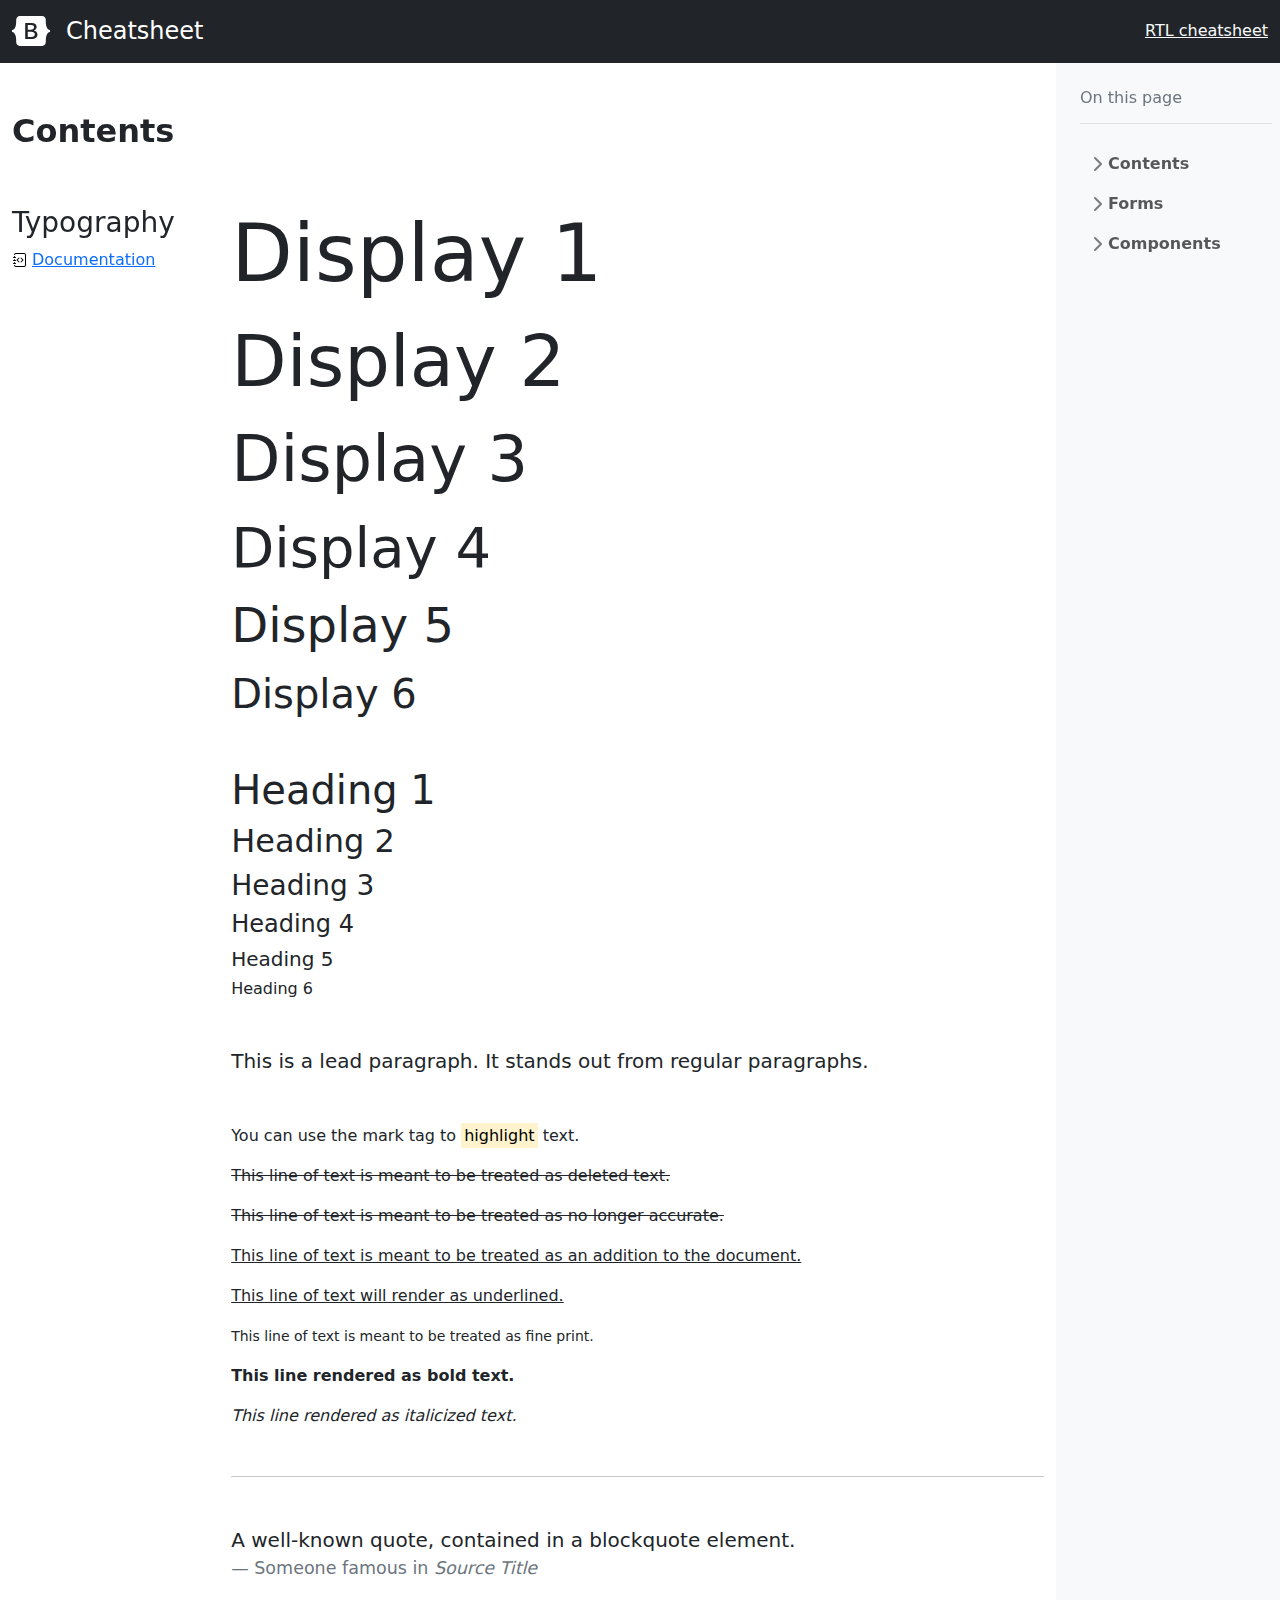
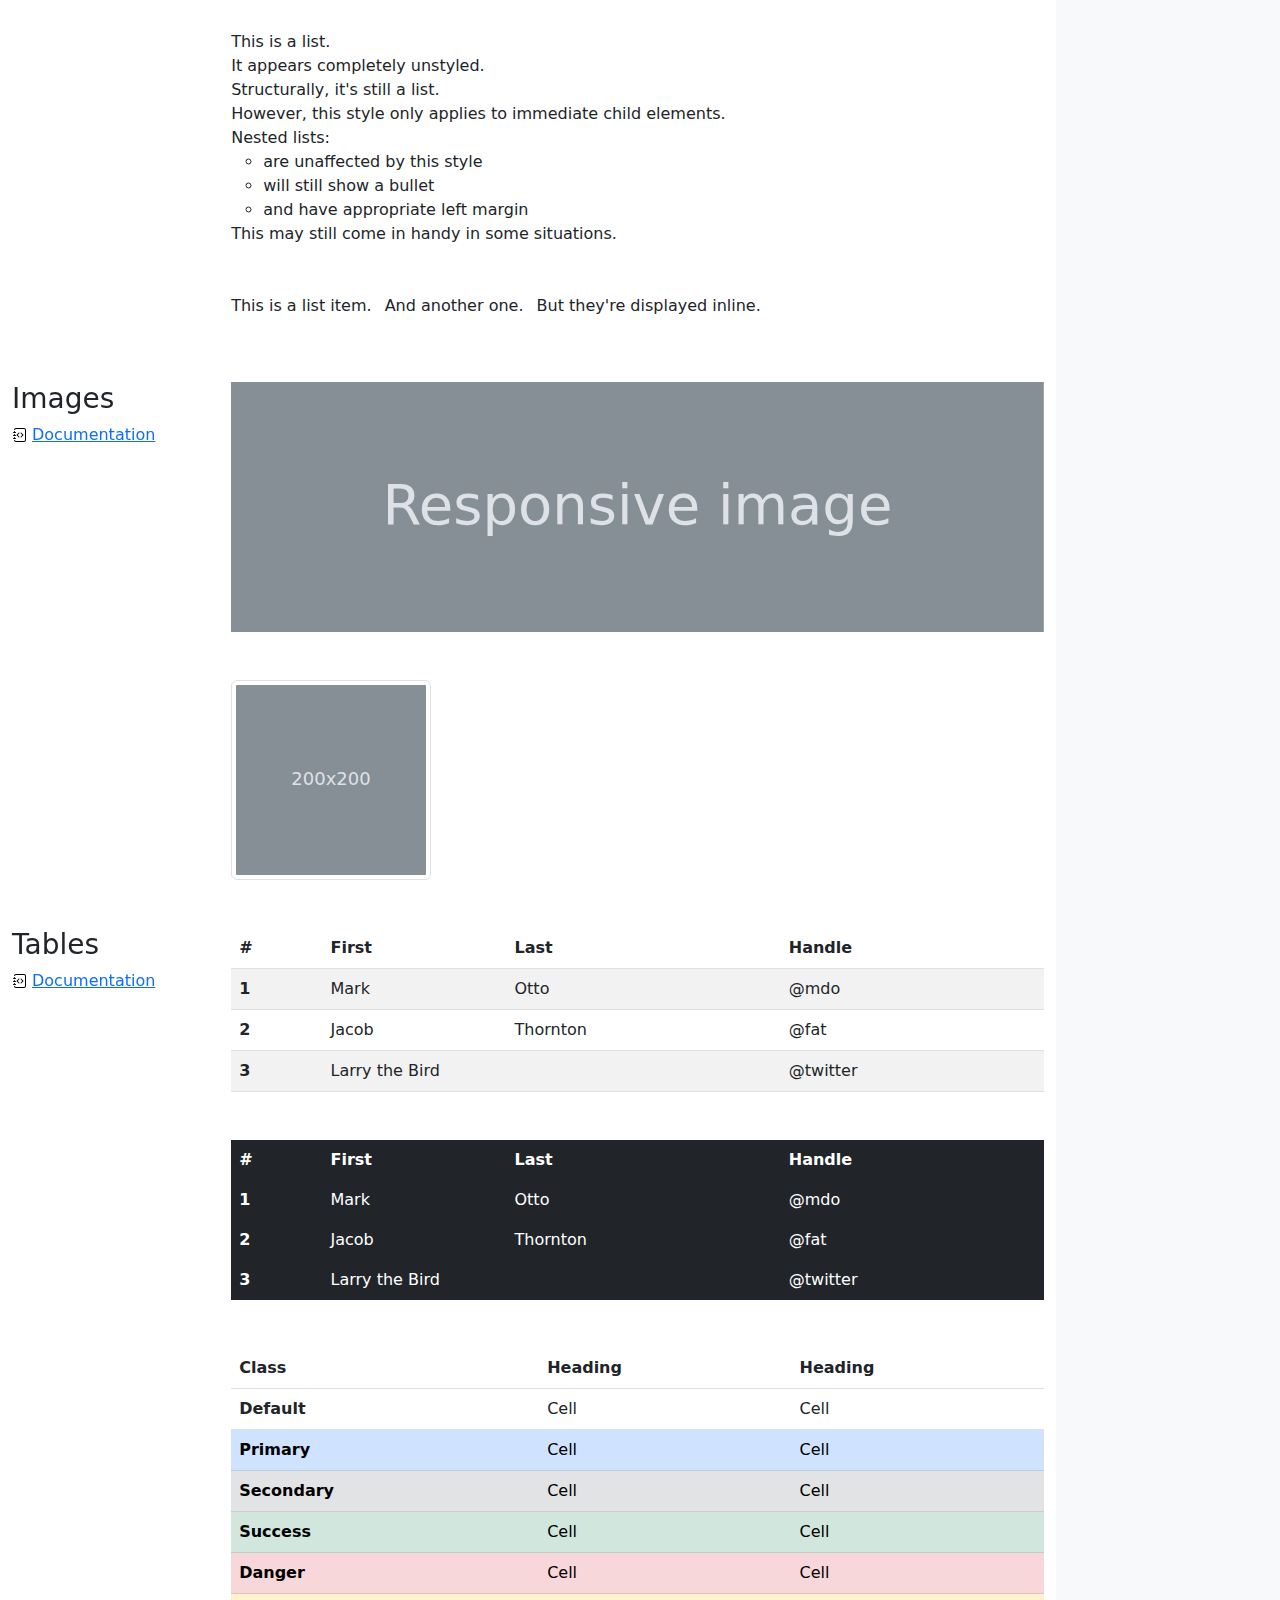
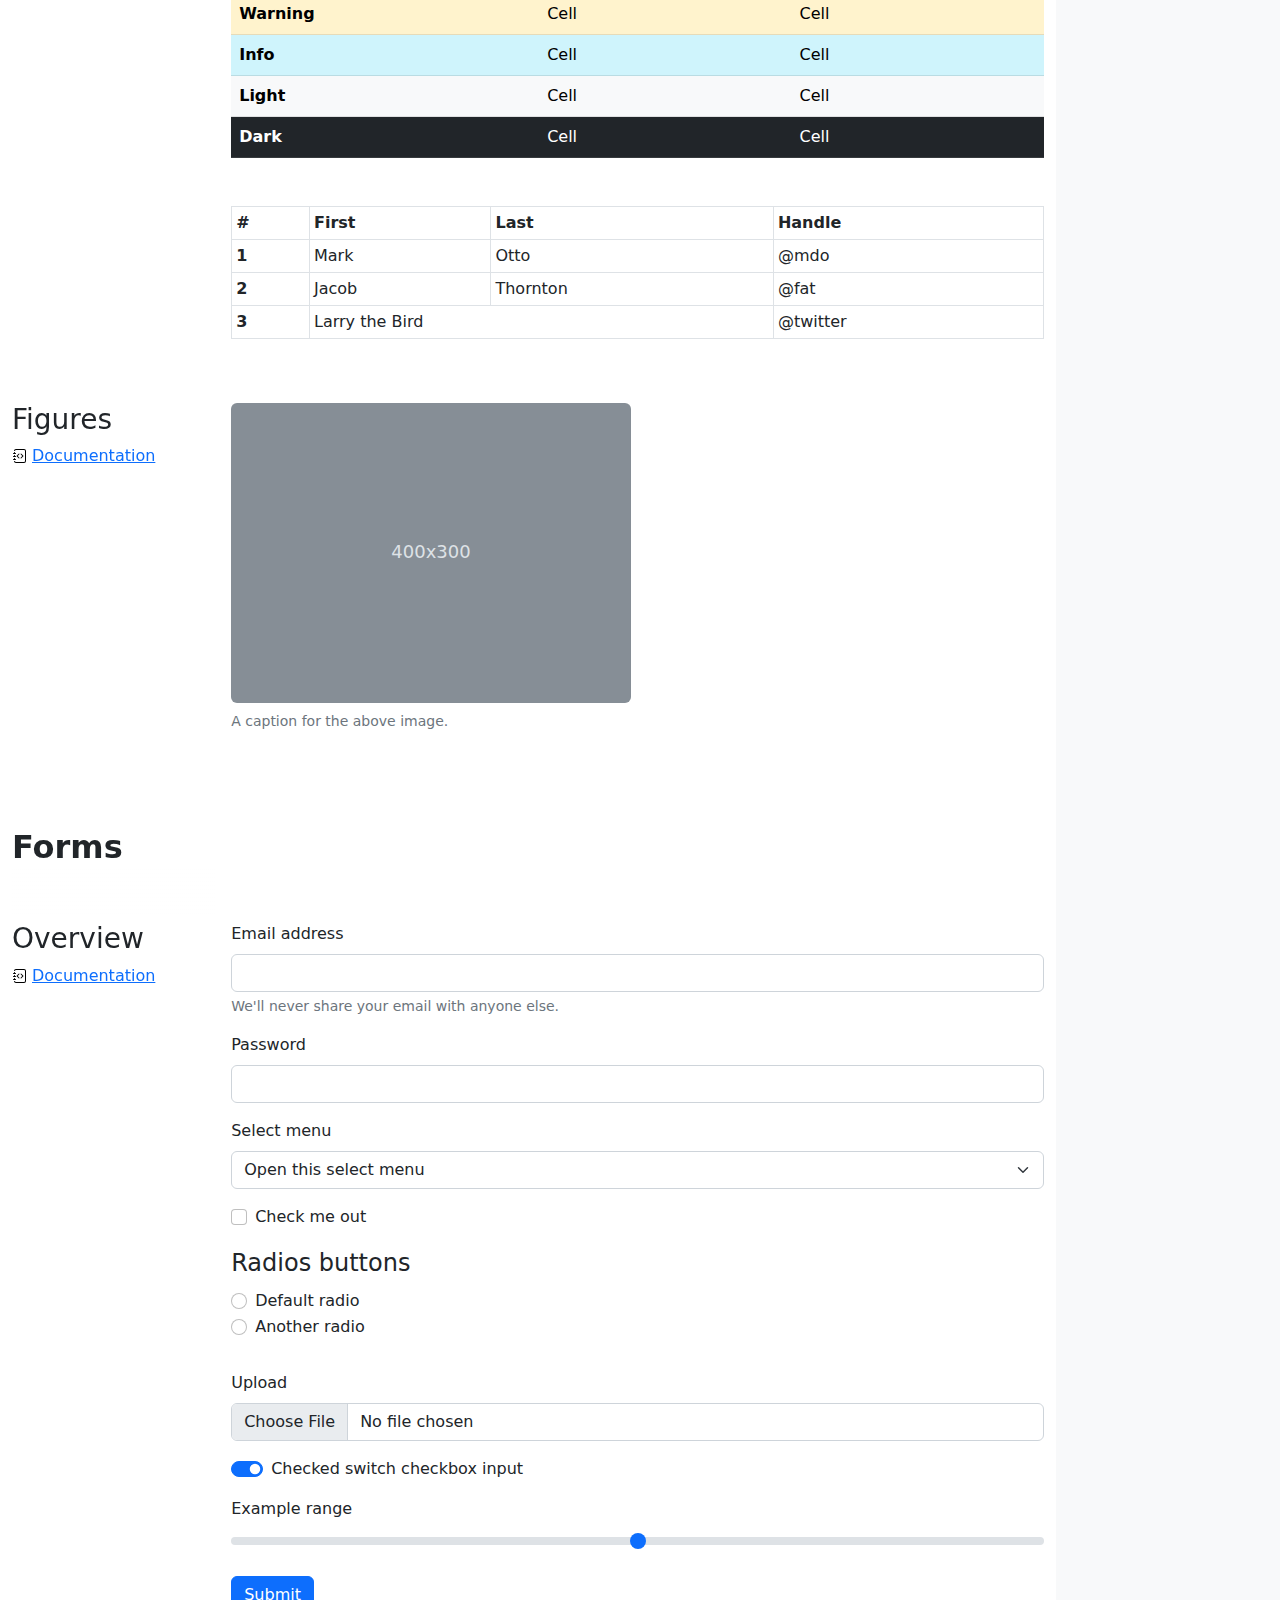
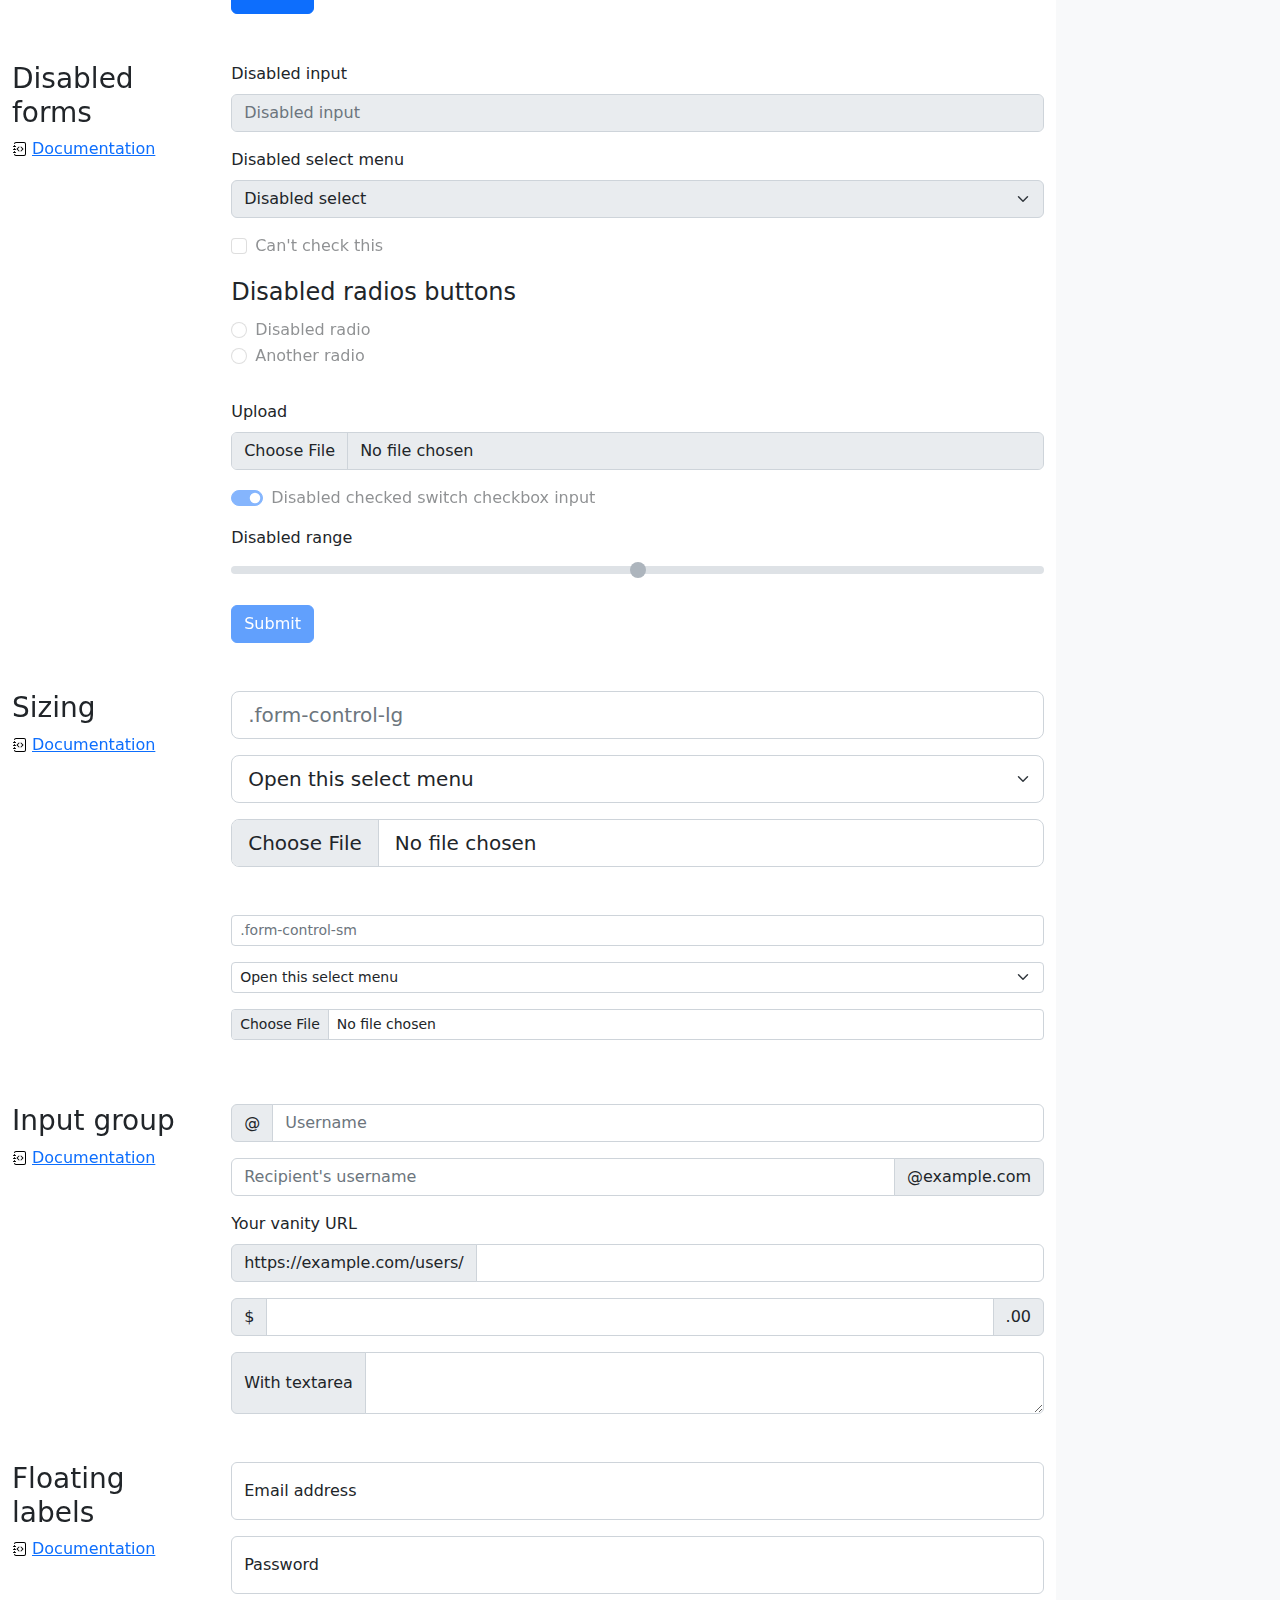
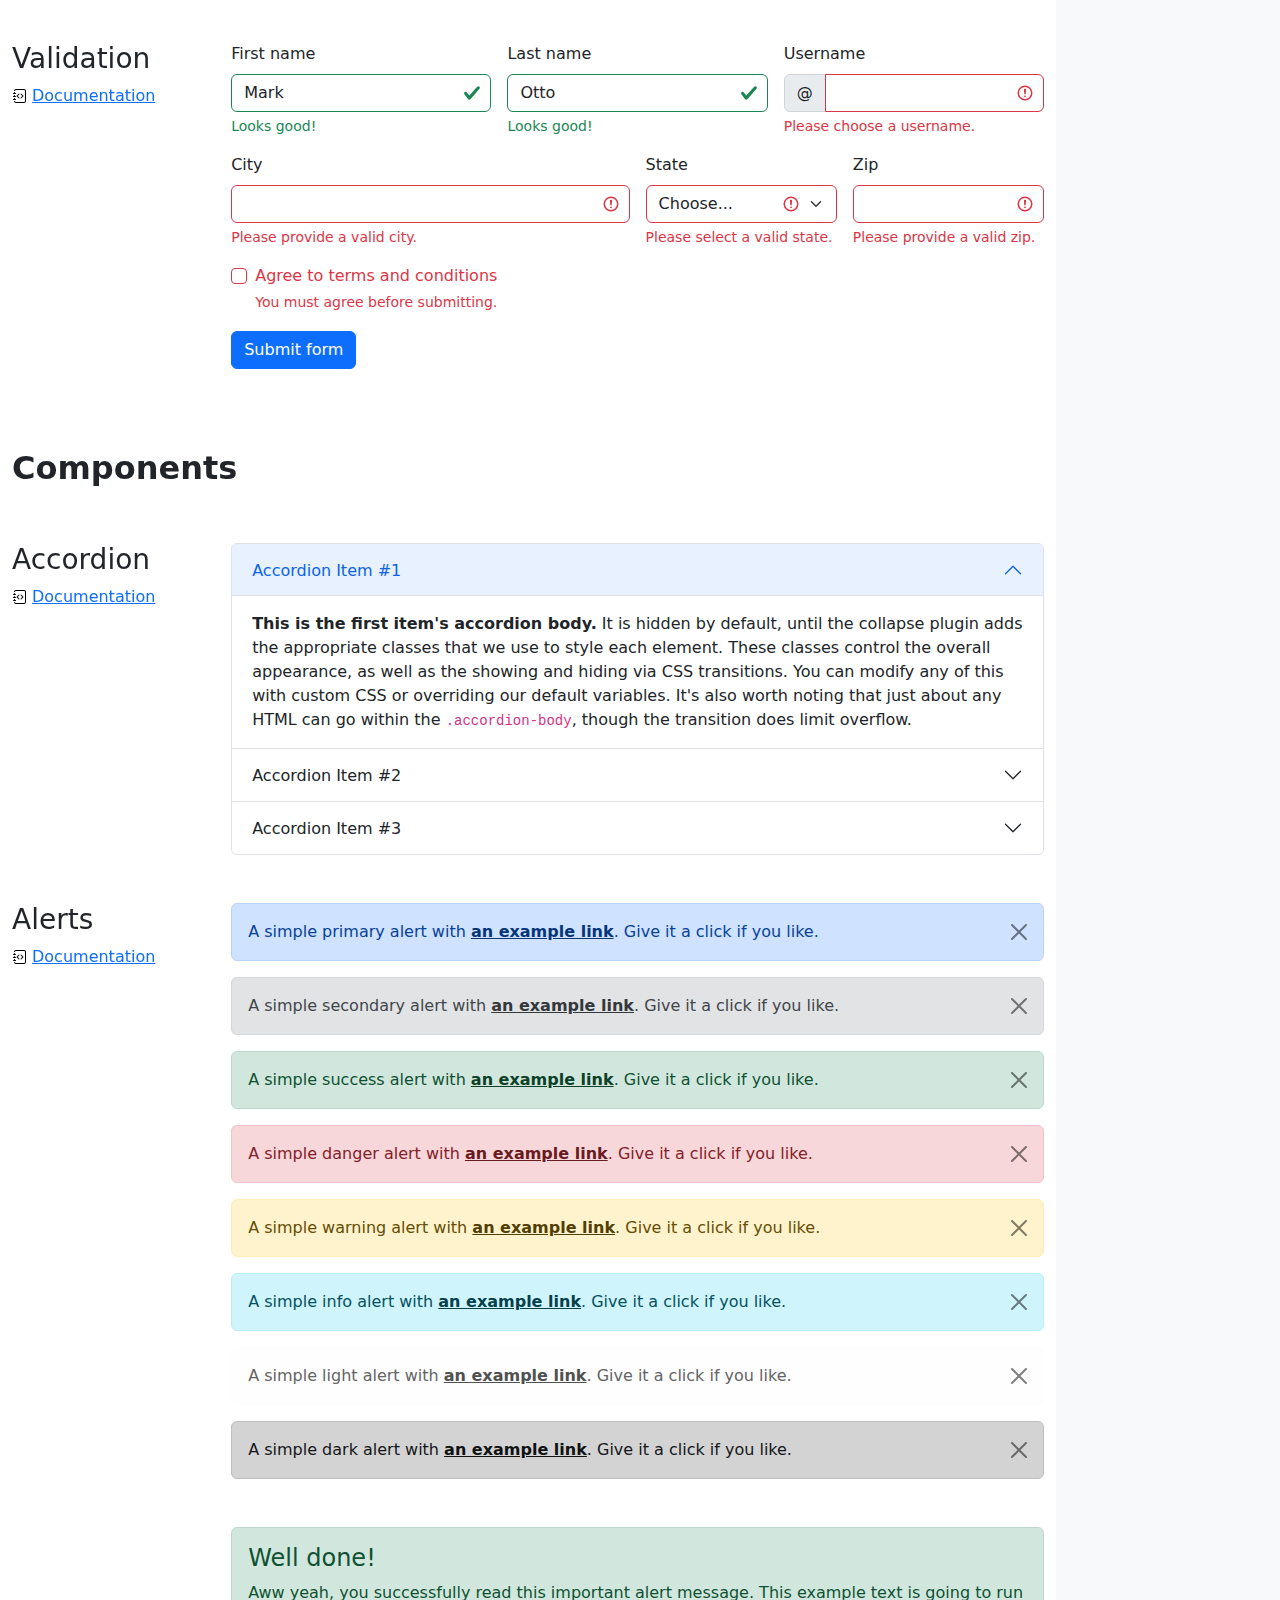
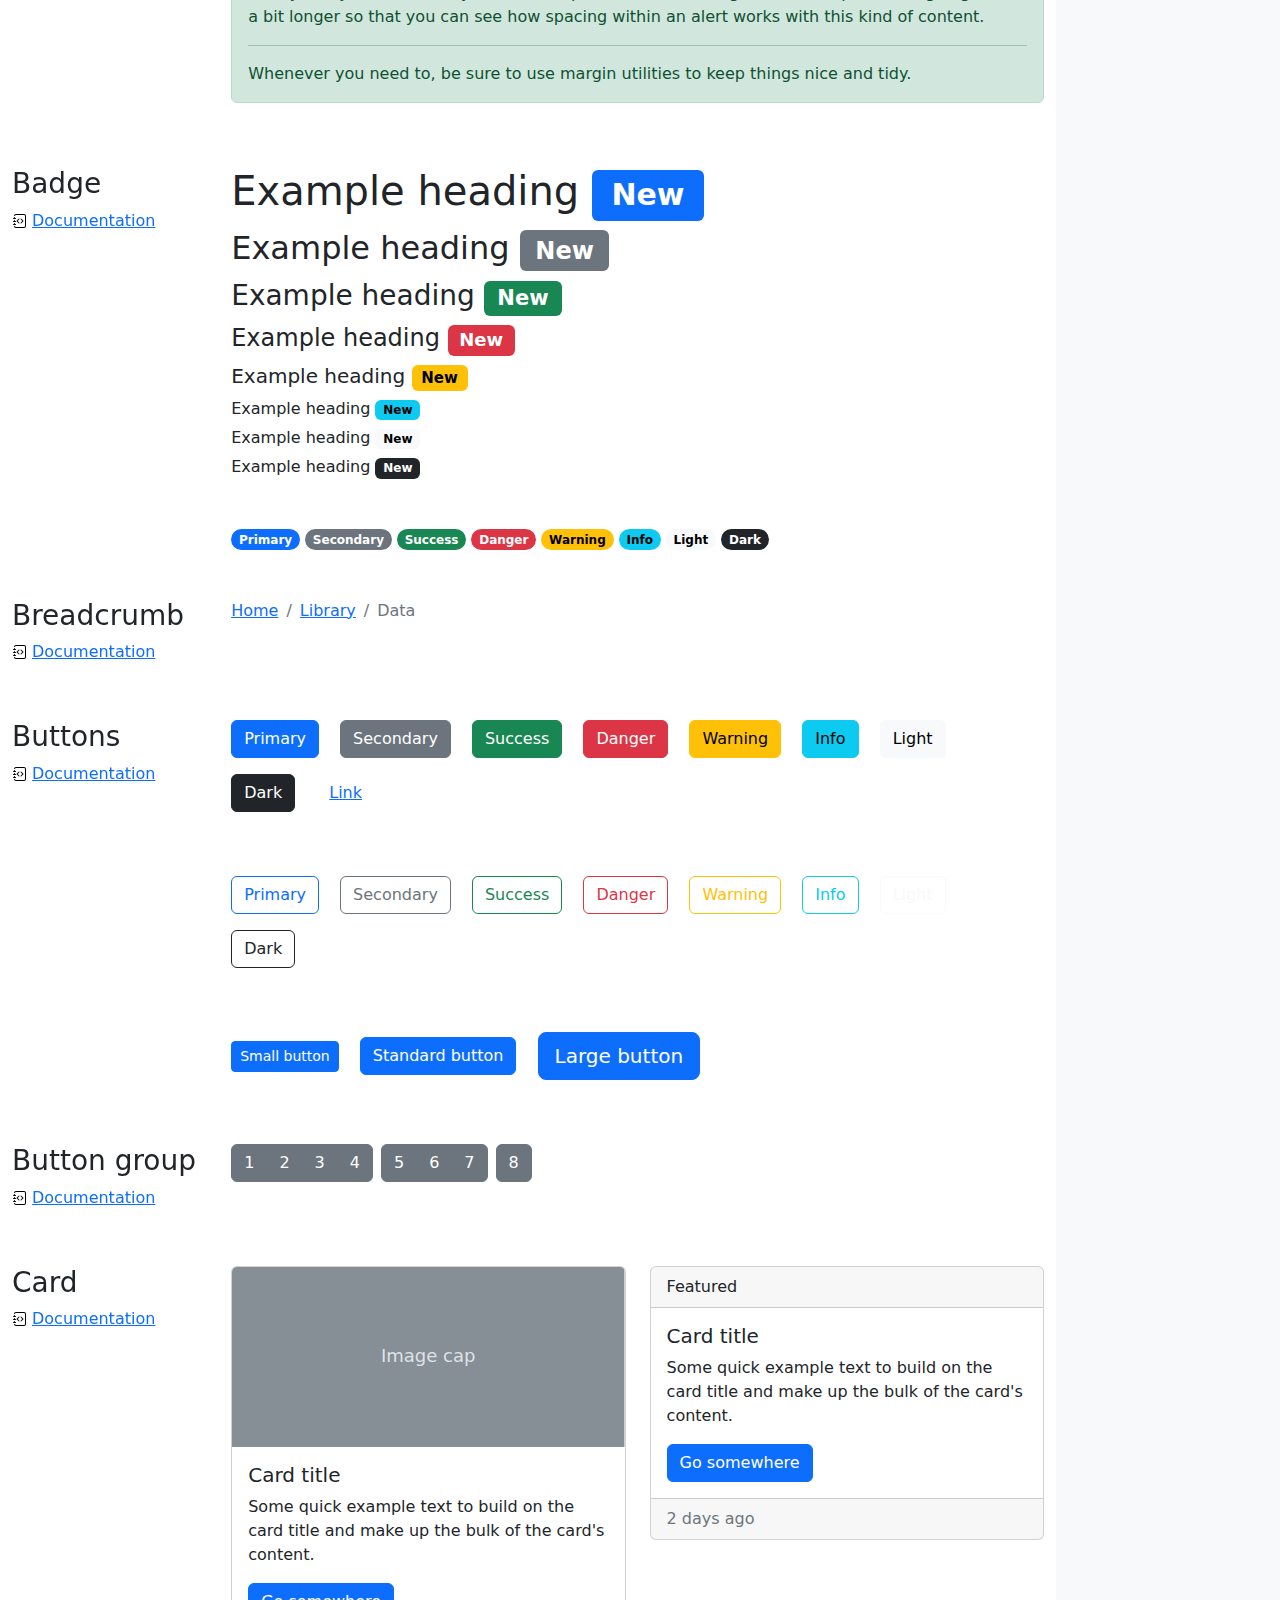
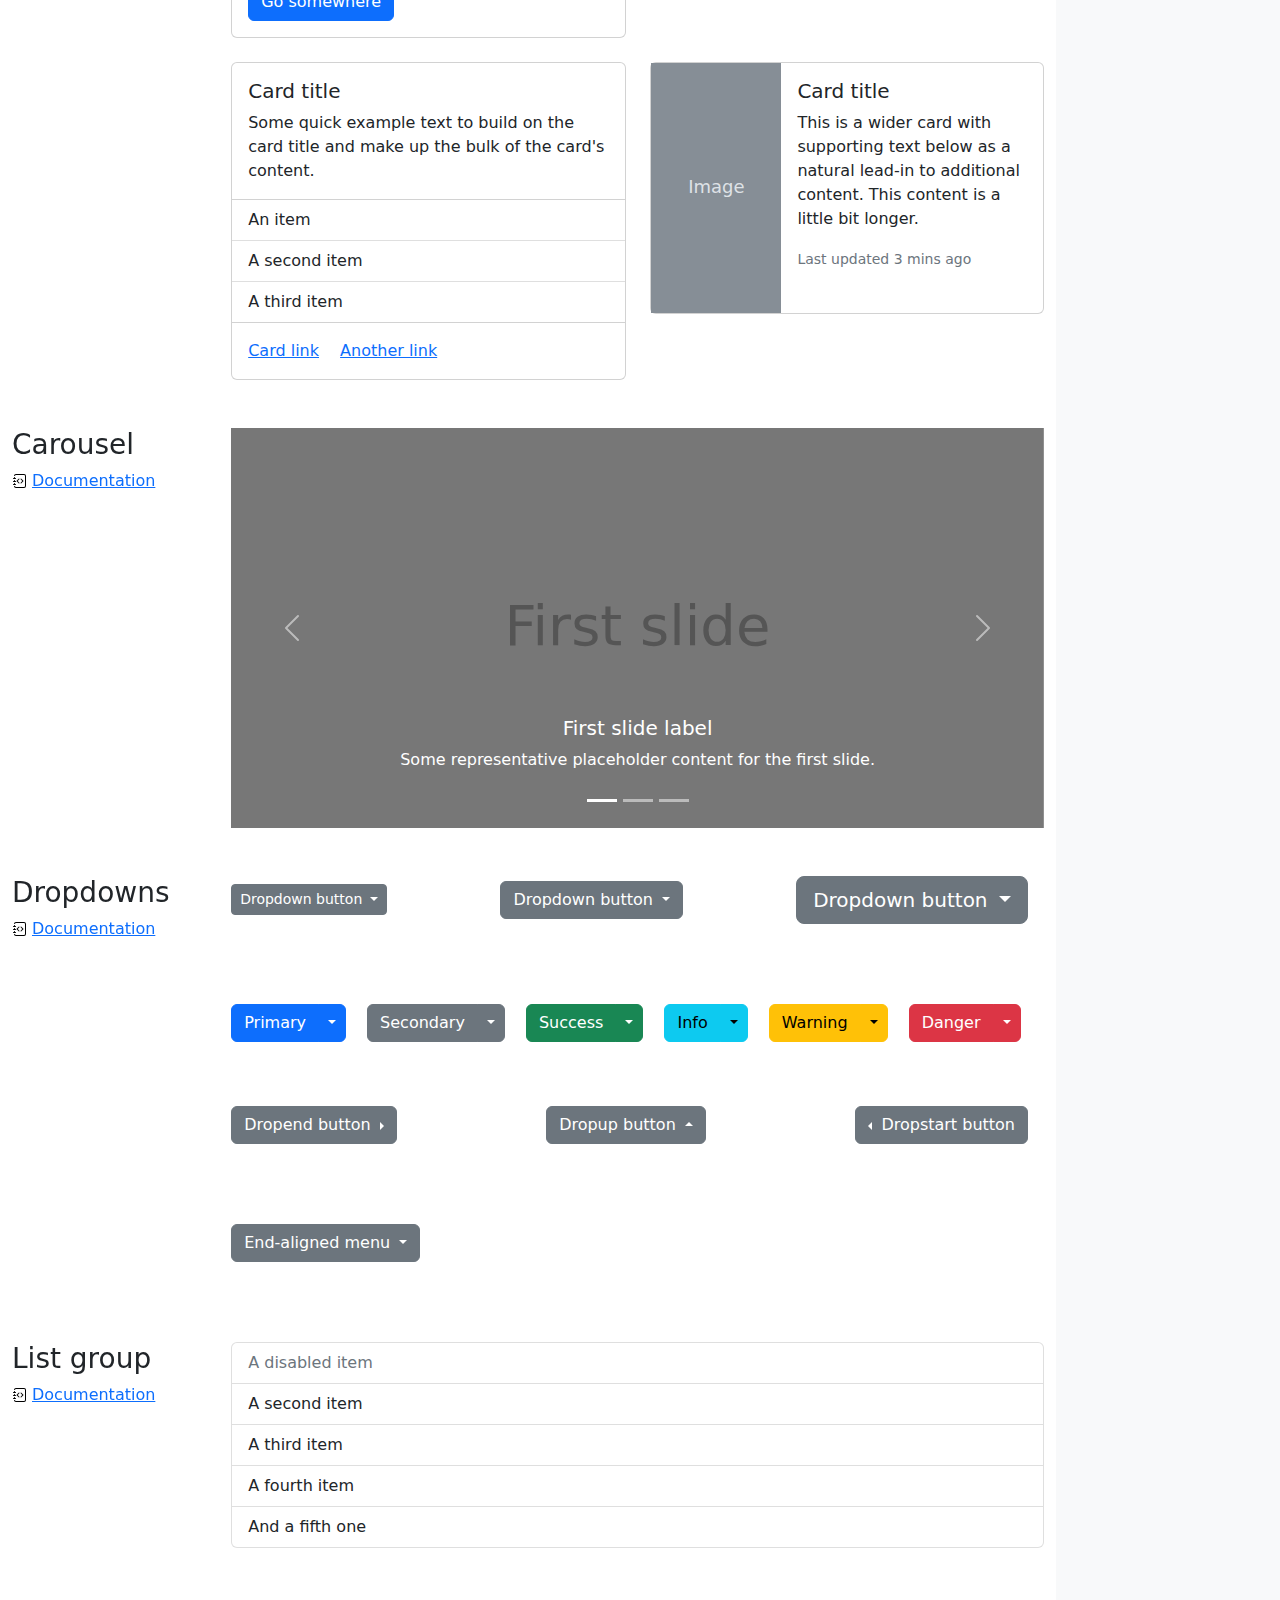
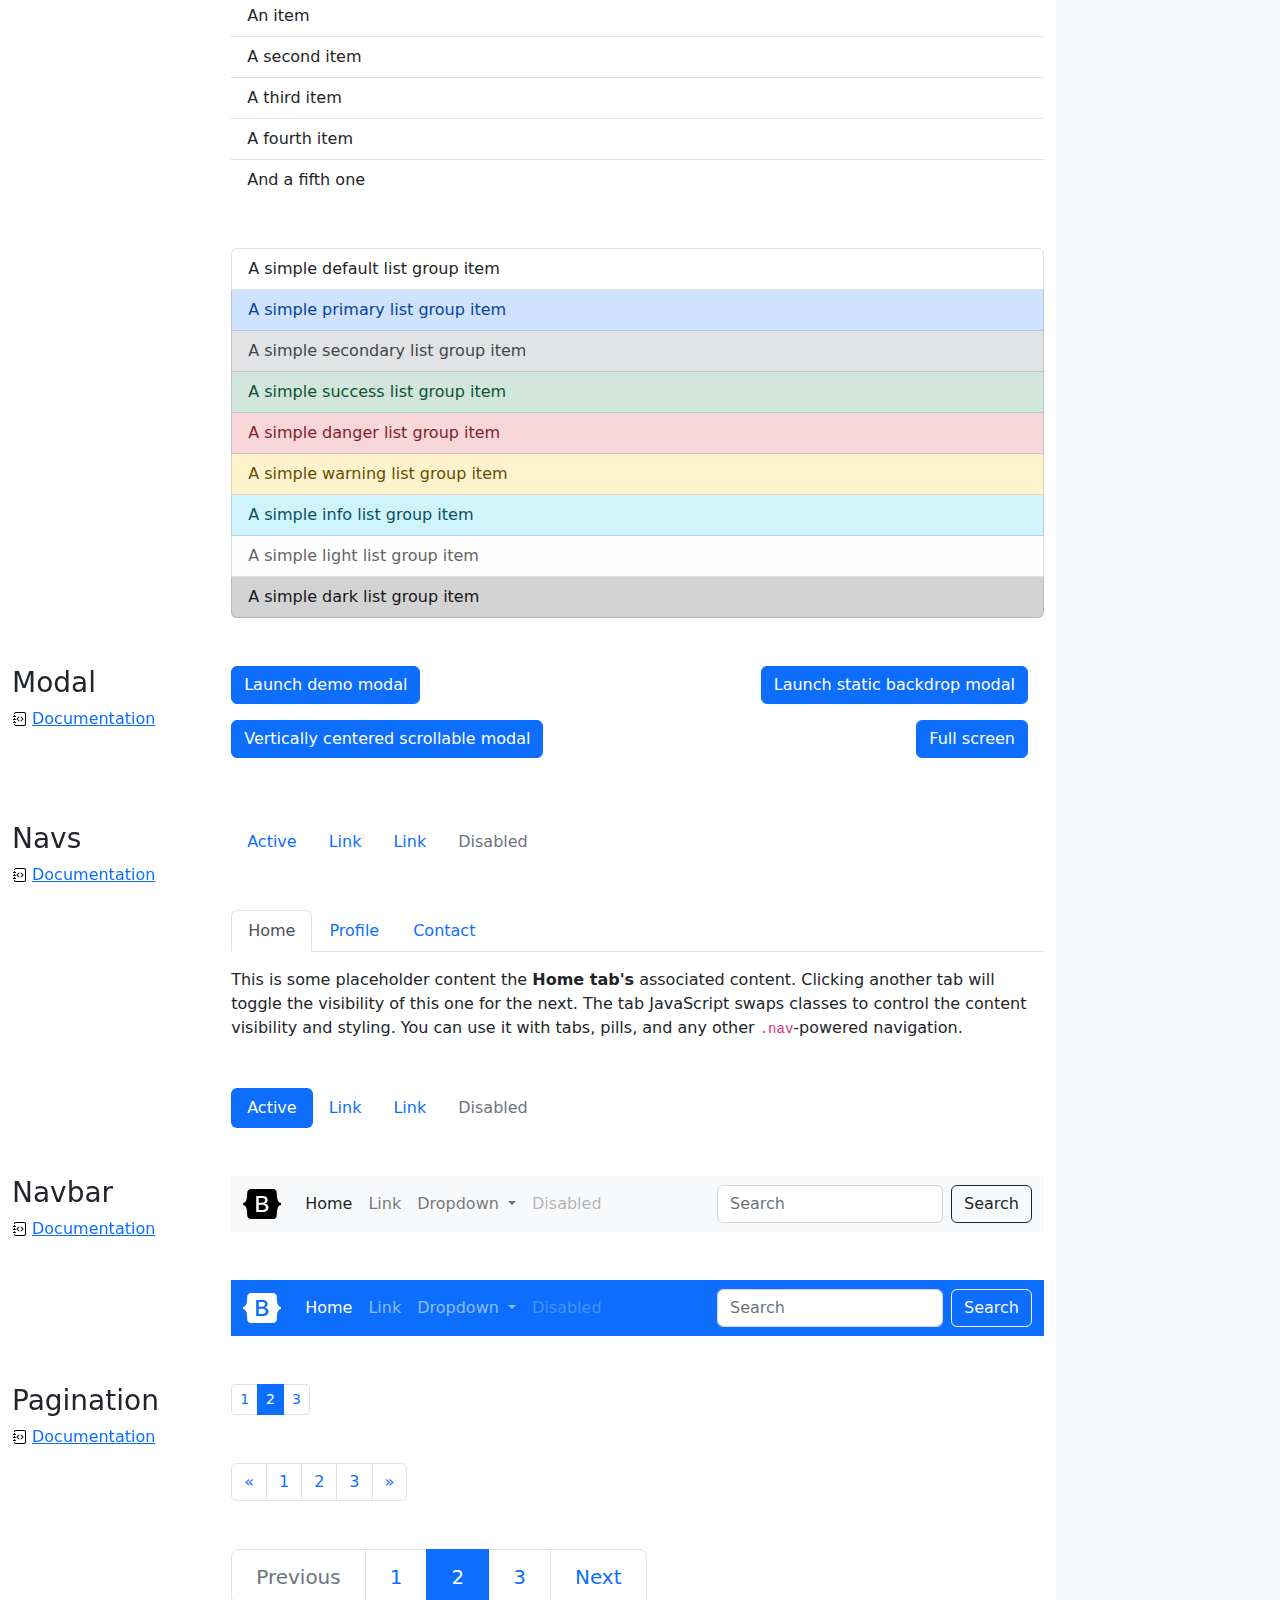
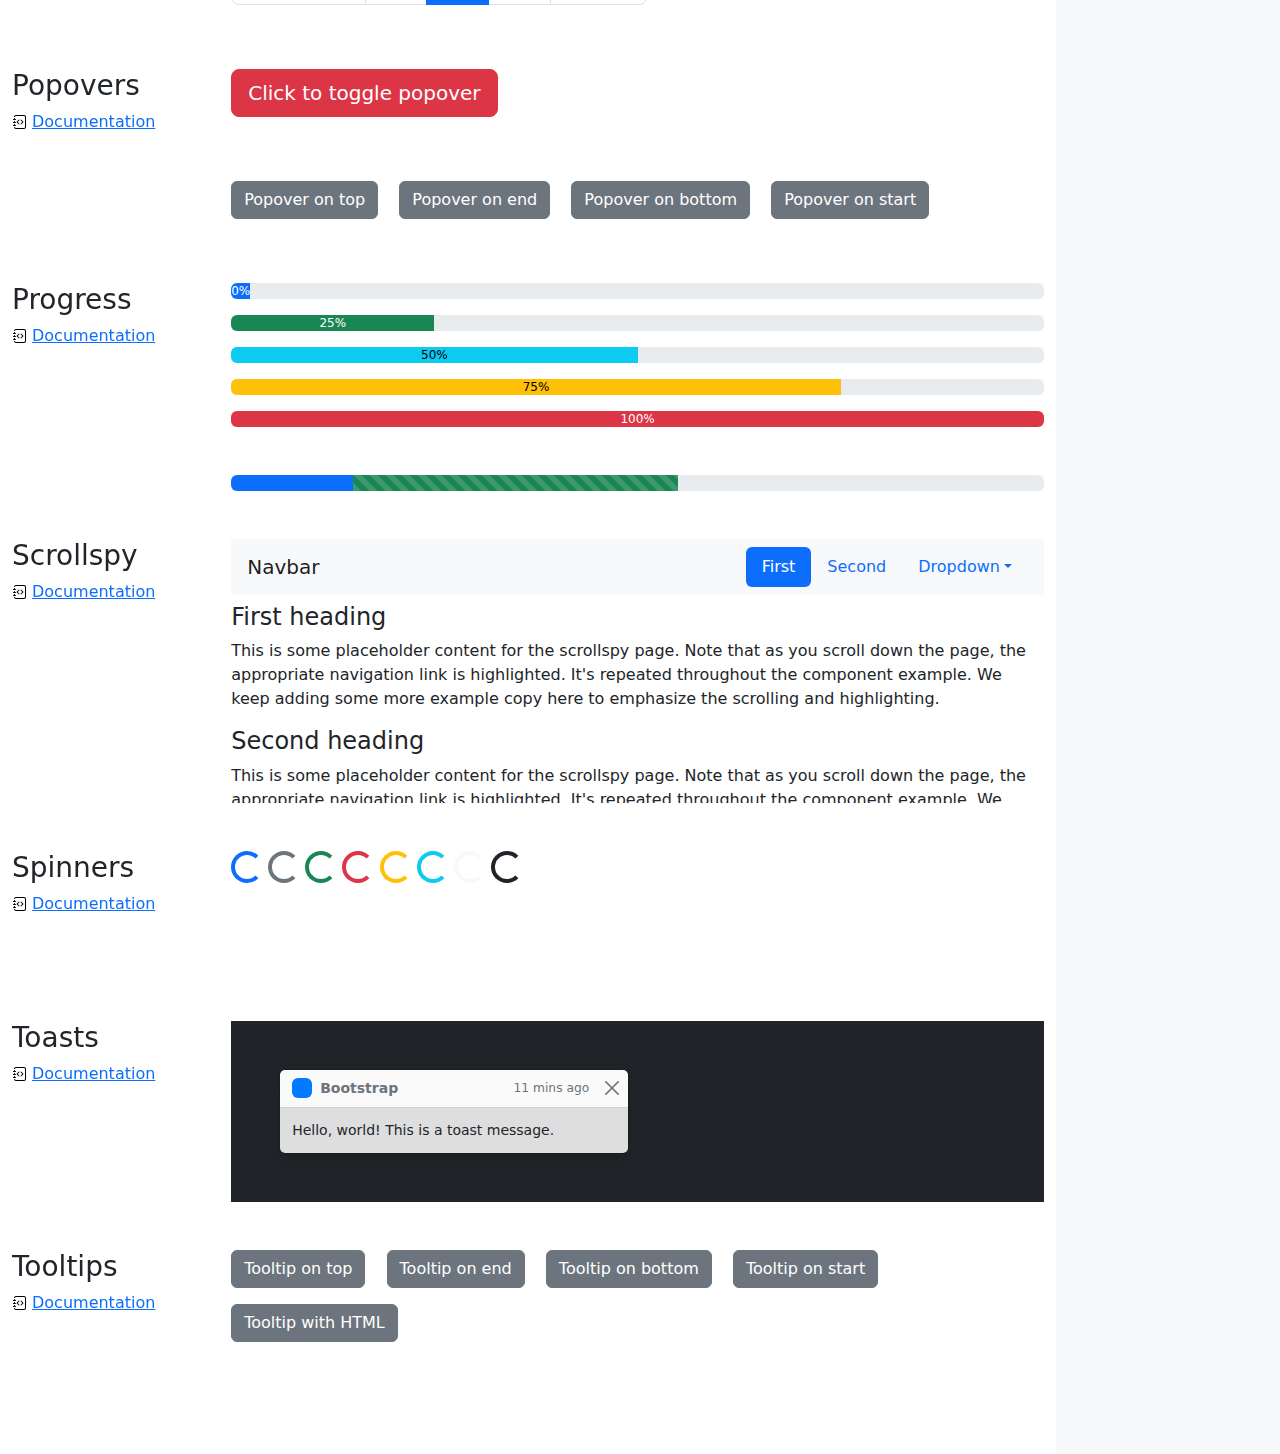
<file: bootstrap-5.2.3-examples/cheatsheet/index.html>
<!doctype html>
<html lang="en">
  <head>
    <meta charset="utf-8">
    <meta name="viewport" content="width=device-width, initial-scale=1">
    <meta name="description" content="">
    <meta name="author" content="Mark Otto, Jacob Thornton, and Bootstrap contributors">
    <meta name="generator" content="Hugo 0.104.2">
    <title>Cheatsheet · Bootstrap v5.2</title>

    <link rel="canonical" href="https://getbootstrap.com/docs/5.2/examples/cheatsheet/">

    

    

<link href="../assets/dist/css/bootstrap.min.css" rel="stylesheet">

    <style>
      .bd-placeholder-img {
        font-size: 1.125rem;
        text-anchor: middle;
        -webkit-user-select: none;
        -moz-user-select: none;
        user-select: none;
      }

      @media (min-width: 768px) {
        .bd-placeholder-img-lg {
          font-size: 3.5rem;
        }
      }

      .b-example-divider {
        height: 3rem;
        background-color: rgba(0, 0, 0, .1);
        border: solid rgba(0, 0, 0, .15);
        border-width: 1px 0;
        box-shadow: inset 0 .5em 1.5em rgba(0, 0, 0, .1), inset 0 .125em .5em rgba(0, 0, 0, .15);
      }

      .b-example-vr {
        flex-shrink: 0;
        width: 1.5rem;
        height: 100vh;
      }

      .bi {
        vertical-align: -.125em;
        fill: currentColor;
      }

      .nav-scroller {
        position: relative;
        z-index: 2;
        height: 2.75rem;
        overflow-y: hidden;
      }

      .nav-scroller .nav {
        display: flex;
        flex-wrap: nowrap;
        padding-bottom: 1rem;
        margin-top: -1px;
        overflow-x: auto;
        text-align: center;
        white-space: nowrap;
        -webkit-overflow-scrolling: touch;
      }
    </style>

    
    <!-- Custom styles for this template -->
    <link href="cheatsheet.css" rel="stylesheet">
  </head>
  <body class="bg-light">
    
<header class="bd-header bg-dark py-3 d-flex align-items-stretch border-bottom border-dark">
  <div class="container-fluid d-flex align-items-center">
    <h1 class="d-flex align-items-center fs-4 text-white mb-0">
      <img src="../assets/brand/bootstrap-logo-white.svg" width="38" height="30" class="me-3" alt="Bootstrap">
      Cheatsheet
    </h1>
    <a href="../examples/cheatsheet-rtl/" class="ms-auto link-light" hreflang="ar">RTL cheatsheet</a>
  </div>
</header>
<aside class="bd-aside sticky-xl-top text-muted align-self-start mb-3 mb-xl-5 px-2">
  <h2 class="h6 pt-4 pb-3 mb-4 border-bottom">On this page</h2>
  <nav class="small" id="toc">
    <ul class="list-unstyled">
      <li class="my-2">
        <button class="btn d-inline-flex align-items-center collapsed border-0" data-bs-toggle="collapse" aria-expanded="false" data-bs-target="#contents-collapse" aria-controls="contents-collapse">Contents</button>
        <ul class="list-unstyled ps-3 collapse" id="contents-collapse">
          <li><a class="d-inline-flex align-items-center rounded text-decoration-none" href="#typography">Typography</a></li>
          <li><a class="d-inline-flex align-items-center rounded text-decoration-none" href="#images">Images</a></li>
          <li><a class="d-inline-flex align-items-center rounded text-decoration-none" href="#tables">Tables</a></li>
          <li><a class="d-inline-flex align-items-center rounded text-decoration-none" href="#figures">Figures</a></li>
        </ul>
      </li>
      <li class="my-2">
        <button class="btn d-inline-flex align-items-center collapsed border-0" data-bs-toggle="collapse" aria-expanded="false" data-bs-target="#forms-collapse" aria-controls="forms-collapse">Forms</button>
        <ul class="list-unstyled ps-3 collapse" id="forms-collapse">
          <li><a class="d-inline-flex align-items-center rounded text-decoration-none" href="#overview">Overview</a></li>
          <li><a class="d-inline-flex align-items-center rounded text-decoration-none" href="#disabled-forms">Disabled forms</a></li>
          <li><a class="d-inline-flex align-items-center rounded text-decoration-none" href="#sizing">Sizing</a></li>
          <li><a class="d-inline-flex align-items-center rounded text-decoration-none" href="#input-group">Input group</a></li>
          <li><a class="d-inline-flex align-items-center rounded text-decoration-none" href="#floating-labels">Floating labels</a></li>
          <li><a class="d-inline-flex align-items-center rounded text-decoration-none" href="#validation">Validation</a></li>
        </ul>
      </li>
      <li class="my-2">
        <button class="btn d-inline-flex align-items-center collapsed border-0" data-bs-toggle="collapse" aria-expanded="false" data-bs-target="#components-collapse" aria-controls="components-collapse">Components</button>
        <ul class="list-unstyled ps-3 collapse" id="components-collapse">
          <li><a class="d-inline-flex align-items-center rounded text-decoration-none" href="#accordion">Accordion</a></li>
          <li><a class="d-inline-flex align-items-center rounded text-decoration-none" href="#alerts">Alerts</a></li>
          <li><a class="d-inline-flex align-items-center rounded text-decoration-none" href="#badge">Badge</a></li>
          <li><a class="d-inline-flex align-items-center rounded text-decoration-none" href="#breadcrumb">Breadcrumb</a></li>
          <li><a class="d-inline-flex align-items-center rounded text-decoration-none" href="#buttons">Buttons</a></li>
          <li><a class="d-inline-flex align-items-center rounded text-decoration-none" href="#button-group">Button group</a></li>
          <li><a class="d-inline-flex align-items-center rounded text-decoration-none" href="#card">Card</a></li>
          <li><a class="d-inline-flex align-items-center rounded text-decoration-none" href="#carousel">Carousel</a></li>
          <li><a class="d-inline-flex align-items-center rounded text-decoration-none" href="#dropdowns">Dropdowns</a></li>
          <li><a class="d-inline-flex align-items-center rounded text-decoration-none" href="#list-group">List group</a></li>
          <li><a class="d-inline-flex align-items-center rounded text-decoration-none" href="#modal">Modal</a></li>
          <li><a class="d-inline-flex align-items-center rounded text-decoration-none" href="#navs">Navs</a></li>
          <li><a class="d-inline-flex align-items-center rounded text-decoration-none" href="#navbar">Navbar</a></li>
          <li><a class="d-inline-flex align-items-center rounded text-decoration-none" href="#pagination">Pagination</a></li>
          <li><a class="d-inline-flex align-items-center rounded text-decoration-none" href="#popovers">Popovers</a></li>
          <li><a class="d-inline-flex align-items-center rounded text-decoration-none" href="#progress">Progress</a></li>
          <li><a class="d-inline-flex align-items-center rounded text-decoration-none" href="#scrollspy">Scrollspy</a></li>
          <li><a class="d-inline-flex align-items-center rounded text-decoration-none" href="#spinners">Spinners</a></li>
          <li><a class="d-inline-flex align-items-center rounded text-decoration-none" href="#toasts">Toasts</a></li>
          <li><a class="d-inline-flex align-items-center rounded text-decoration-none" href="#tooltips">Tooltips</a></li>
        </ul>
      </li>
    </ul>
  </nav>
</aside>
<div class="bd-cheatsheet container-fluid bg-body">
  <section id="content">
    <h2 class="sticky-xl-top fw-bold pt-3 pt-xl-5 pb-2 pb-xl-3">Contents</h2>

    <article class="my-3" id="typography">
      <div class="bd-heading sticky-xl-top align-self-start mt-5 mb-3 mt-xl-0 mb-xl-2">
        <h3>Typography</h3>
        <a class="d-flex align-items-center" href="../content/typography/">Documentation</a>
      </div>

      <div>
        <div class="bd-example-snippet bd-code-snippet"><div class="bd-example">
        <p class="display-1">Display 1</p>
        <p class="display-2">Display 2</p>
        <p class="display-3">Display 3</p>
        <p class="display-4">Display 4</p>
        <p class="display-5">Display 5</p>
        <p class="display-6">Display 6</p>
        </div></div>


        <div class="bd-example-snippet bd-code-snippet"><div class="bd-example">
        <p class="h1">Heading 1</p>
        <p class="h2">Heading 2</p>
        <p class="h3">Heading 3</p>
        <p class="h4">Heading 4</p>
        <p class="h5">Heading 5</p>
        <p class="h6">Heading 6</p>
        </div></div>


        <div class="bd-example-snippet bd-code-snippet"><div class="bd-example">
        <p class="lead">
          This is a lead paragraph. It stands out from regular paragraphs.
        </p>
        </div></div>


        <div class="bd-example-snippet bd-code-snippet"><div class="bd-example">
        <p>You can use the mark tag to <mark>highlight</mark> text.</p>
        <p><del>This line of text is meant to be treated as deleted text.</del></p>
        <p><s>This line of text is meant to be treated as no longer accurate.</s></p>
        <p><ins>This line of text is meant to be treated as an addition to the document.</ins></p>
        <p><u>This line of text will render as underlined.</u></p>
        <p><small>This line of text is meant to be treated as fine print.</small></p>
        <p><strong>This line rendered as bold text.</strong></p>
        <p><em>This line rendered as italicized text.</em></p>
        </div></div>


        <div class="bd-example-snippet bd-code-snippet"><div class="bd-example">
        <hr>
        </div></div>


        <div class="bd-example-snippet bd-code-snippet"><div class="bd-example">
        <blockquote class="blockquote">
          <p>A well-known quote, contained in a blockquote element.</p>
          <footer class="blockquote-footer">Someone famous in <cite title="Source Title">Source Title</cite></footer>
        </blockquote>
        </div></div>


        <div class="bd-example-snippet bd-code-snippet"><div class="bd-example">
        <ul class="list-unstyled">
          <li>This is a list.</li>
          <li>It appears completely unstyled.</li>
          <li>Structurally, it's still a list.</li>
          <li>However, this style only applies to immediate child elements.</li>
          <li>Nested lists:
            <ul>
              <li>are unaffected by this style</li>
              <li>will still show a bullet</li>
              <li>and have appropriate left margin</li>
            </ul>
          </li>
          <li>This may still come in handy in some situations.</li>
        </ul>
        </div></div>


        <div class="bd-example-snippet bd-code-snippet"><div class="bd-example">
        <ul class="list-inline">
          <li class="list-inline-item">This is a list item.</li>
          <li class="list-inline-item">And another one.</li>
          <li class="list-inline-item">But they're displayed inline.</li>
        </ul>
        </div></div>

      </div>
    </article>
    <article class="my-3" id="images">
      <div class="bd-heading sticky-xl-top align-self-start mt-5 mb-3 mt-xl-0 mb-xl-2">
        <h3>Images</h3>
        <a class="d-flex align-items-center" href="../content/images/">Documentation</a>
      </div>

      <div>
        <div class="bd-example-snippet bd-code-snippet"><div class="bd-example">
        <svg class="bd-placeholder-img bd-placeholder-img-lg img-fluid" width="100%" height="250" xmlns="http://www.w3.org/2000/svg" role="img" aria-label="Placeholder: Responsive image" preserveAspectRatio="xMidYMid slice" focusable="false"><title>Placeholder</title><rect width="100%" height="100%" fill="#868e96"/><text x="50%" y="50%" fill="#dee2e6" dy=".3em">Responsive image</text></svg>

        </div></div>


        <div class="bd-example-snippet bd-code-snippet"><div class="bd-example">
        <svg class="bd-placeholder-img img-thumbnail" width="200" height="200" xmlns="http://www.w3.org/2000/svg" role="img" aria-label="A generic square placeholder image with a white border around it, making it resemble a photograph taken with an old instant camera: 200x200" preserveAspectRatio="xMidYMid slice" focusable="false"><title>A generic square placeholder image with a white border around it, making it resemble a photograph taken with an old instant camera</title><rect width="100%" height="100%" fill="#868e96"/><text x="50%" y="50%" fill="#dee2e6" dy=".3em">200x200</text></svg>

        </div></div>

      </div>
    </article>
    <article class="my-3" id="tables">
      <div class="bd-heading sticky-xl-top align-self-start mt-5 mb-3 mt-xl-0 mb-xl-2">
        <h3>Tables</h3>
        <a class="d-flex align-items-center" href="../content/tables/">Documentation</a>
      </div>

      <div>
        <div class="bd-example-snippet bd-code-snippet"><div class="bd-example">
        <table class="table table-striped">
          <thead>
          <tr>
            <th scope="col">#</th>
            <th scope="col">First</th>
            <th scope="col">Last</th>
            <th scope="col">Handle</th>
          </tr>
          </thead>
          <tbody>
          <tr>
            <th scope="row">1</th>
            <td>Mark</td>
            <td>Otto</td>
            <td>@mdo</td>
          </tr>
          <tr>
            <th scope="row">2</th>
            <td>Jacob</td>
            <td>Thornton</td>
            <td>@fat</td>
          </tr>
          <tr>
            <th scope="row">3</th>
            <td colspan="2">Larry the Bird</td>
            <td>@twitter</td>
          </tr>
          </tbody>
        </table>
        </div></div>


        <div class="bd-example-snippet bd-code-snippet"><div class="bd-example">
        <table class="table table-dark table-borderless">
          <thead>
          <tr>
            <th scope="col">#</th>
            <th scope="col">First</th>
            <th scope="col">Last</th>
            <th scope="col">Handle</th>
          </tr>
          </thead>
          <tbody>
          <tr>
            <th scope="row">1</th>
            <td>Mark</td>
            <td>Otto</td>
            <td>@mdo</td>
          </tr>
          <tr>
            <th scope="row">2</th>
            <td>Jacob</td>
            <td>Thornton</td>
            <td>@fat</td>
          </tr>
          <tr>
            <th scope="row">3</th>
            <td colspan="2">Larry the Bird</td>
            <td>@twitter</td>
          </tr>
          </tbody>
        </table>
        </div></div>


        <div class="bd-example-snippet bd-code-snippet"><div class="bd-example">
        <table class="table table-hover">
          <thead>
          <tr>
            <th scope="col">Class</th>
            <th scope="col">Heading</th>
            <th scope="col">Heading</th>
          </tr>
          </thead>
          <tbody>
          <tr>
            <th scope="row">Default</th>
            <td>Cell</td>
            <td>Cell</td>
          </tr>
          
          <tr class="table-primary">
            <th scope="row">Primary</th>
            <td>Cell</td>
            <td>Cell</td>
          </tr>
          <tr class="table-secondary">
            <th scope="row">Secondary</th>
            <td>Cell</td>
            <td>Cell</td>
          </tr>
          <tr class="table-success">
            <th scope="row">Success</th>
            <td>Cell</td>
            <td>Cell</td>
          </tr>
          <tr class="table-danger">
            <th scope="row">Danger</th>
            <td>Cell</td>
            <td>Cell</td>
          </tr>
          <tr class="table-warning">
            <th scope="row">Warning</th>
            <td>Cell</td>
            <td>Cell</td>
          </tr>
          <tr class="table-info">
            <th scope="row">Info</th>
            <td>Cell</td>
            <td>Cell</td>
          </tr>
          <tr class="table-light">
            <th scope="row">Light</th>
            <td>Cell</td>
            <td>Cell</td>
          </tr>
          <tr class="table-dark">
            <th scope="row">Dark</th>
            <td>Cell</td>
            <td>Cell</td>
          </tr>
          </tbody>
        </table>
        </div></div>


        <div class="bd-example-snippet bd-code-snippet"><div class="bd-example">
        <table class="table table-sm table-bordered">
          <thead>
          <tr>
            <th scope="col">#</th>
            <th scope="col">First</th>
            <th scope="col">Last</th>
            <th scope="col">Handle</th>
          </tr>
          </thead>
          <tbody>
          <tr>
            <th scope="row">1</th>
            <td>Mark</td>
            <td>Otto</td>
            <td>@mdo</td>
          </tr>
          <tr>
            <th scope="row">2</th>
            <td>Jacob</td>
            <td>Thornton</td>
            <td>@fat</td>
          </tr>
          <tr>
            <th scope="row">3</th>
            <td colspan="2">Larry the Bird</td>
            <td>@twitter</td>
          </tr>
          </tbody>
        </table>
        </div></div>

      </div>
    </article>
    <article class="my-3" id="figures">
      <div class="bd-heading sticky-xl-top align-self-start mt-5 mb-3 mt-xl-0 mb-xl-2">
        <h3>Figures</h3>
        <a class="d-flex align-items-center" href="../content/figures/">Documentation</a>
      </div>

      <div>
        <div class="bd-example-snippet bd-code-snippet"><div class="bd-example">
        <figure class="figure">
          <svg class="bd-placeholder-img figure-img img-fluid rounded" width="400" height="300" xmlns="http://www.w3.org/2000/svg" role="img" aria-label="Placeholder: 400x300" preserveAspectRatio="xMidYMid slice" focusable="false"><title>Placeholder</title><rect width="100%" height="100%" fill="#868e96"/><text x="50%" y="50%" fill="#dee2e6" dy=".3em">400x300</text></svg>

          <figcaption class="figure-caption">A caption for the above image.</figcaption>
        </figure>
        </div></div>

      </div>
    </article>
  </section>

  <section id="forms">
    <h2 class="sticky-xl-top fw-bold pt-3 pt-xl-5 pb-2 pb-xl-3">Forms</h2>

    <article class="my-3" id="overview">
      <div class="bd-heading sticky-xl-top align-self-start mt-5 mb-3 mt-xl-0 mb-xl-2">
        <h3>Overview</h3>
        <a class="d-flex align-items-center" href="../forms/overview/">Documentation</a>
      </div>

      <div>
        <div class="bd-example-snippet bd-code-snippet"><div class="bd-example">
        <form>
          <div class="mb-3">
            <label for="exampleInputEmail1" class="form-label">Email address</label>
            <input type="email" class="form-control" id="exampleInputEmail1" aria-describedby="emailHelp">
            <div id="emailHelp" class="form-text">We'll never share your email with anyone else.</div>
          </div>
          <div class="mb-3">
            <label for="exampleInputPassword1" class="form-label">Password</label>
            <input type="password" class="form-control" id="exampleInputPassword1">
          </div>
          <div class="mb-3">
            <label for="exampleSelect" class="form-label">Select menu</label>
            <select class="form-select" id="exampleSelect">
              <option selected>Open this select menu</option>
              <option value="1">One</option>
              <option value="2">Two</option>
              <option value="3">Three</option>
            </select>
          </div>
          <div class="mb-3 form-check">
            <input type="checkbox" class="form-check-input" id="exampleCheck1">
            <label class="form-check-label" for="exampleCheck1">Check me out</label>
          </div>
          <fieldset class="mb-3">
            <legend>Radios buttons</legend>
            <div class="form-check">
              <input type="radio" name="radios" class="form-check-input" id="exampleRadio1">
              <label class="form-check-label" for="exampleRadio1">Default radio</label>
            </div>
            <div class="mb-3 form-check">
              <input type="radio" name="radios" class="form-check-input" id="exampleRadio2">
              <label class="form-check-label" for="exampleRadio2">Another radio</label>
            </div>
          </fieldset>
          <div class="mb-3">
            <label class="form-label" for="customFile">Upload</label>
            <input type="file" class="form-control" id="customFile">
          </div>
          <div class="mb-3 form-check form-switch">
            <input class="form-check-input" type="checkbox" role="switch" id="flexSwitchCheckChecked" checked>
            <label class="form-check-label" for="flexSwitchCheckChecked">Checked switch checkbox input</label>
          </div>
          <div class="mb-3">
            <label for="customRange3" class="form-label">Example range</label>
            <input type="range" class="form-range" min="0" max="5" step="0.5" id="customRange3">
          </div>
          <button type="submit" class="btn btn-primary">Submit</button>
        </form>
        </div></div>

      </div>
    </article>
    <article class="my-3" id="disabled-forms">
      <div class="bd-heading sticky-xl-top align-self-start mt-5 mb-3 mt-xl-0 mb-xl-2">
        <h3>Disabled forms</h3>
        <a class="d-flex align-items-center" href="../forms/overview/#disabled-forms">Documentation</a>
      </div>

      <div>
        <div class="bd-example-snippet bd-code-snippet"><div class="bd-example">
        <form>
          <fieldset disabled aria-label="Disabled fieldset example">
            <div class="mb-3">
              <label for="disabledTextInput" class="form-label">Disabled input</label>
              <input type="text" id="disabledTextInput" class="form-control" placeholder="Disabled input">
            </div>
            <div class="mb-3">
              <label for="disabledSelect" class="form-label">Disabled select menu</label>
              <select id="disabledSelect" class="form-select">
                <option>Disabled select</option>
              </select>
            </div>
            <div class="mb-3">
              <div class="form-check">
                <input class="form-check-input" type="checkbox" id="disabledFieldsetCheck" disabled>
                <label class="form-check-label" for="disabledFieldsetCheck">
                  Can't check this
                </label>
              </div>
            </div>
            <fieldset class="mb-3">
              <legend>Disabled radios buttons</legend>
              <div class="form-check">
                <input type="radio" name="radios" class="form-check-input" id="disabledRadio1" disabled>
                <label class="form-check-label" for="disabledRadio1">Disabled radio</label>
              </div>
              <div class="mb-3 form-check">
                <input type="radio" name="radios" class="form-check-input" id="disabledRadio2" disabled>
                <label class="form-check-label" for="disabledRadio2">Another radio</label>
              </div>
            </fieldset>
            <div class="mb-3">
              <label class="form-label" for="disabledCustomFile">Upload</label>
              <input type="file" class="form-control" id="disabledCustomFile" disabled>
            </div>
            <div class="mb-3 form-check form-switch">
              <input class="form-check-input" type="checkbox" role="switch" id="disabledSwitchCheckChecked" checked disabled>
              <label class="form-check-label" for="disabledSwitchCheckChecked">Disabled checked switch checkbox input</label>
            </div>
            <div class="mb-3">
              <label for="disabledRange" class="form-label">Disabled range</label>
              <input type="range" class="form-range" min="0" max="5" step="0.5" id="disabledRange">
            </div>
            <button type="submit" class="btn btn-primary">Submit</button>
          </fieldset>
        </form>
        </div></div>

      </div>
    </article>
    <article class="my-3" id="sizing">
      <div class="bd-heading sticky-xl-top align-self-start mt-5 mb-3 mt-xl-0 mb-xl-2">
        <h3>Sizing</h3>
        <a class="d-flex align-items-center" href="../forms/form-control/#sizing">Documentation</a>
      </div>

      <div>
        <div class="bd-example-snippet bd-code-snippet"><div class="bd-example">
        <div class="mb-3">
          <input class="form-control form-control-lg" type="text" placeholder=".form-control-lg" aria-label=".form-control-lg example">
        </div>
        <div class="mb-3">
          <select class="form-select form-select-lg" aria-label=".form-select-lg example">
            <option selected>Open this select menu</option>
            <option value="1">One</option>
            <option value="2">Two</option>
            <option value="3">Three</option>
          </select>
        </div>
        <div class="mb-3">
          <input type="file" class="form-control form-control-lg" aria-label="Large file input example">
        </div>
        </div></div>


        <div class="bd-example-snippet bd-code-snippet"><div class="bd-example">
        <div class="mb-3">
          <input class="form-control form-control-sm" type="text" placeholder=".form-control-sm" aria-label=".form-control-sm example">
        </div>
        <div class="mb-3">
          <select class="form-select form-select-sm" aria-label=".form-select-sm example">
            <option selected>Open this select menu</option>
            <option value="1">One</option>
            <option value="2">Two</option>
            <option value="3">Three</option>
          </select>
        </div>
        <div class="mb-3">
          <input type="file" class="form-control form-control-sm" aria-label="Small file input example">
        </div>
        </div></div>

      </div>
    </article>
    <article class="my-3" id="input-group">
      <div class="bd-heading sticky-xl-top align-self-start mt-5 mb-3 mt-xl-0 mb-xl-2">
        <h3>Input group</h3>
        <a class="d-flex align-items-center" href="../forms/input-group/">Documentation</a>
      </div>

      <div>
        <div class="bd-example-snippet bd-code-snippet"><div class="bd-example">
        <div class="input-group mb-3">
          <span class="input-group-text" id="basic-addon1">@</span>
          <input type="text" class="form-control" placeholder="Username" aria-label="Username" aria-describedby="basic-addon1">
        </div>
        <div class="input-group mb-3">
          <input type="text" class="form-control" placeholder="Recipient's username" aria-label="Recipient's username" aria-describedby="basic-addon2">
          <span class="input-group-text" id="basic-addon2">@example.com</span>
        </div>
        <label for="basic-url" class="form-label">Your vanity URL</label>
        <div class="input-group mb-3">
          <span class="input-group-text" id="basic-addon3">https://example.com/users/</span>
          <input type="text" class="form-control" id="basic-url" aria-describedby="basic-addon3">
        </div>
        <div class="input-group mb-3">
          <span class="input-group-text">$</span>
          <input type="text" class="form-control" aria-label="Amount (to the nearest dollar)">
          <span class="input-group-text">.00</span>
        </div>
        <div class="input-group">
          <span class="input-group-text">With textarea</span>
          <textarea class="form-control" aria-label="With textarea"></textarea>
        </div>
        </div></div>

      </div>
    </article>
    <article class="my-3" id="floating-labels">
      <div class="bd-heading sticky-xl-top align-self-start mt-5 mb-3 mt-xl-0 mb-xl-2">
        <h3>Floating labels</h3>
        <a class="d-flex align-items-center" href="../forms/floating-labels/">Documentation</a>
      </div>

      <div>
        <div class="bd-example-snippet bd-code-snippet"><div class="bd-example">
        <form>
          <div class="form-floating mb-3">
            <input type="email" class="form-control" id="floatingInput" placeholder="name@example.com">
            <label for="floatingInput">Email address</label>
          </div>
          <div class="form-floating">
            <input type="password" class="form-control" id="floatingPassword" placeholder="Password">
            <label for="floatingPassword">Password</label>
          </div>
        </form>
        </div></div>

      </div>
    </article>
    <article class="my-3" id="validation">
      <div class="bd-heading sticky-xl-top align-self-start mt-5 mb-3 mt-xl-0 mb-xl-2">
        <h3>Validation</h3>
        <a class="d-flex align-items-center" href="../forms/validation/">Documentation</a>
      </div>

      <div>
        <div class="bd-example-snippet bd-code-snippet"><div class="bd-example">
        <form class="row g-3">
          <div class="col-md-4">
            <label for="validationServer01" class="form-label">First name</label>
            <input type="text" class="form-control is-valid" id="validationServer01" value="Mark" required>
            <div class="valid-feedback">
              Looks good!
            </div>
          </div>
          <div class="col-md-4">
            <label for="validationServer02" class="form-label">Last name</label>
            <input type="text" class="form-control is-valid" id="validationServer02" value="Otto" required>
            <div class="valid-feedback">
              Looks good!
            </div>
          </div>
          <div class="col-md-4">
            <label for="validationServerUsername" class="form-label">Username</label>
            <div class="input-group has-validation">
              <span class="input-group-text" id="inputGroupPrepend3">@</span>
              <input type="text" class="form-control is-invalid" id="validationServerUsername" aria-describedby="inputGroupPrepend3" required>
              <div class="invalid-feedback">
                Please choose a username.
              </div>
            </div>
          </div>
          <div class="col-md-6">
            <label for="validationServer03" class="form-label">City</label>
            <input type="text" class="form-control is-invalid" id="validationServer03" required>
            <div class="invalid-feedback">
              Please provide a valid city.
            </div>
          </div>
          <div class="col-md-3">
            <label for="validationServer04" class="form-label">State</label>
            <select class="form-select is-invalid" id="validationServer04" required>
              <option selected disabled value="">Choose...</option>
              <option>...</option>
            </select>
            <div class="invalid-feedback">
              Please select a valid state.
            </div>
          </div>
          <div class="col-md-3">
            <label for="validationServer05" class="form-label">Zip</label>
            <input type="text" class="form-control is-invalid" id="validationServer05" required>
            <div class="invalid-feedback">
              Please provide a valid zip.
            </div>
          </div>
          <div class="col-12">
            <div class="form-check">
              <input class="form-check-input is-invalid" type="checkbox" value="" id="invalidCheck3" required>
              <label class="form-check-label" for="invalidCheck3">
                Agree to terms and conditions
              </label>
              <div class="invalid-feedback">
                You must agree before submitting.
              </div>
            </div>
          </div>
          <div class="col-12">
            <button class="btn btn-primary" type="submit">Submit form</button>
          </div>
        </form>
        </div></div>

      </div>
    </article>
  </section>

  <section id="components">
    <h2 class="sticky-xl-top fw-bold pt-3 pt-xl-5 pb-2 pb-xl-3">Components</h2>

    <article class="my-3" id="accordion">
      <div class="bd-heading sticky-xl-top align-self-start mt-5 mb-3 mt-xl-0 mb-xl-2">
        <h3>Accordion</h3>
        <a class="d-flex align-items-center" href="../components/accordion/">Documentation</a>
      </div>

      <div>
        <div class="bd-example-snippet bd-code-snippet"><div class="bd-example">
        <div class="accordion" id="accordionExample">
          <div class="accordion-item">
            <h4 class="accordion-header" id="headingOne">
              <button class="accordion-button" type="button" data-bs-toggle="collapse" data-bs-target="#collapseOne" aria-expanded="true" aria-controls="collapseOne">
                Accordion Item #1
              </button>
            </h4>
            <div id="collapseOne" class="accordion-collapse collapse show" aria-labelledby="headingOne" data-bs-parent="#accordionExample">
              <div class="accordion-body">
                <strong>This is the first item's accordion body.</strong> It is hidden by default, until the collapse plugin adds the appropriate classes that we use to style each element. These classes control the overall appearance, as well as the showing and hiding via CSS transitions. You can modify any of this with custom CSS or overriding our default variables. It's also worth noting that just about any HTML can go within the <code>.accordion-body</code>, though the transition does limit overflow.
              </div>
            </div>
          </div>
          <div class="accordion-item">
            <h4 class="accordion-header" id="headingTwo">
              <button class="accordion-button collapsed" type="button" data-bs-toggle="collapse" data-bs-target="#collapseTwo" aria-expanded="false" aria-controls="collapseTwo">
                Accordion Item #2
              </button>
            </h4>
            <div id="collapseTwo" class="accordion-collapse collapse" aria-labelledby="headingTwo" data-bs-parent="#accordionExample">
              <div class="accordion-body">
                <strong>This is the second item's accordion body.</strong> It is hidden by default, until the collapse plugin adds the appropriate classes that we use to style each element. These classes control the overall appearance, as well as the showing and hiding via CSS transitions. You can modify any of this with custom CSS or overriding our default variables. It's also worth noting that just about any HTML can go within the <code>.accordion-body</code>, though the transition does limit overflow.
              </div>
            </div>
          </div>
          <div class="accordion-item">
            <h4 class="accordion-header" id="headingThree">
              <button class="accordion-button collapsed" type="button" data-bs-toggle="collapse" data-bs-target="#collapseThree" aria-expanded="false" aria-controls="collapseThree">
                Accordion Item #3
              </button>
            </h4>
            <div id="collapseThree" class="accordion-collapse collapse" aria-labelledby="headingThree" data-bs-parent="#accordionExample">
              <div class="accordion-body">
                <strong>This is the third item's accordion body.</strong> It is hidden by default, until the collapse plugin adds the appropriate classes that we use to style each element. These classes control the overall appearance, as well as the showing and hiding via CSS transitions. You can modify any of this with custom CSS or overriding our default variables. It's also worth noting that just about any HTML can go within the <code>.accordion-body</code>, though the transition does limit overflow.
              </div>
            </div>
          </div>
        </div>
        </div></div>

      </div>
    </article>
    <article class="my-3" id="alerts">
      <div class="bd-heading sticky-xl-top align-self-start mt-5 mb-3 mt-xl-0 mb-xl-2">
        <h3>Alerts</h3>
        <a class="d-flex align-items-center" href="../components/alerts/">Documentation</a>
      </div>

      <div>
        <div class="bd-example-snippet bd-code-snippet"><div class="bd-example">
        
        <div class="alert alert-primary alert-dismissible fade show" role="alert">
          A simple primary alert with <a href="#" class="alert-link">an example link</a>. Give it a click if you like.
          <button type="button" class="btn-close" data-bs-dismiss="alert" aria-label="Close"></button>
        </div>
        <div class="alert alert-secondary alert-dismissible fade show" role="alert">
          A simple secondary alert with <a href="#" class="alert-link">an example link</a>. Give it a click if you like.
          <button type="button" class="btn-close" data-bs-dismiss="alert" aria-label="Close"></button>
        </div>
        <div class="alert alert-success alert-dismissible fade show" role="alert">
          A simple success alert with <a href="#" class="alert-link">an example link</a>. Give it a click if you like.
          <button type="button" class="btn-close" data-bs-dismiss="alert" aria-label="Close"></button>
        </div>
        <div class="alert alert-danger alert-dismissible fade show" role="alert">
          A simple danger alert with <a href="#" class="alert-link">an example link</a>. Give it a click if you like.
          <button type="button" class="btn-close" data-bs-dismiss="alert" aria-label="Close"></button>
        </div>
        <div class="alert alert-warning alert-dismissible fade show" role="alert">
          A simple warning alert with <a href="#" class="alert-link">an example link</a>. Give it a click if you like.
          <button type="button" class="btn-close" data-bs-dismiss="alert" aria-label="Close"></button>
        </div>
        <div class="alert alert-info alert-dismissible fade show" role="alert">
          A simple info alert with <a href="#" class="alert-link">an example link</a>. Give it a click if you like.
          <button type="button" class="btn-close" data-bs-dismiss="alert" aria-label="Close"></button>
        </div>
        <div class="alert alert-light alert-dismissible fade show" role="alert">
          A simple light alert with <a href="#" class="alert-link">an example link</a>. Give it a click if you like.
          <button type="button" class="btn-close" data-bs-dismiss="alert" aria-label="Close"></button>
        </div>
        <div class="alert alert-dark alert-dismissible fade show" role="alert">
          A simple dark alert with <a href="#" class="alert-link">an example link</a>. Give it a click if you like.
          <button type="button" class="btn-close" data-bs-dismiss="alert" aria-label="Close"></button>
        </div>
        </div></div>


        <div class="bd-example-snippet bd-code-snippet"><div class="bd-example">
        <div class="alert alert-success" role="alert">
          <h4 class="alert-heading">Well done!</h4>
          <p>Aww yeah, you successfully read this important alert message. This example text is going to run a bit longer so that you can see how spacing within an alert works with this kind of content.</p>
          <hr>
          <p class="mb-0">Whenever you need to, be sure to use margin utilities to keep things nice and tidy.</p>
        </div>
        </div></div>

      </div>
    </article>
    <article class="my-3" id="badge">
      <div class="bd-heading sticky-xl-top align-self-start mt-5 mb-3 mt-xl-0 mb-xl-2">
        <h3>Badge</h3>
        <a class="d-flex align-items-center" href="../components/badge/">Documentation</a>
      </div>

      <div>
        <div class="bd-example-snippet bd-code-snippet"><div class="bd-example">
        <p class="h1">Example heading <span class="badge bg-primary">New</span></p>
        <p class="h2">Example heading <span class="badge bg-secondary">New</span></p>
        <p class="h3">Example heading <span class="badge bg-success">New</span></p>
        <p class="h4">Example heading <span class="badge bg-danger">New</span></p>
        <p class="h5">Example heading <span class="badge text-bg-warning">New</span></p>
        <p class="h6">Example heading <span class="badge text-bg-info">New</span></p>
        <p class="h6">Example heading <span class="badge text-bg-light">New</span></p>
        <p class="h6">Example heading <span class="badge bg-dark">New</span></p>
        </div></div>


        <div class="bd-example-snippet bd-code-snippet"><div class="bd-example">
        
        <span class="badge rounded-pill bg-primary">Primary</span>
        <span class="badge rounded-pill bg-secondary">Secondary</span>
        <span class="badge rounded-pill bg-success">Success</span>
        <span class="badge rounded-pill bg-danger">Danger</span>
        <span class="badge rounded-pill text-bg-warning">Warning</span>
        <span class="badge rounded-pill text-bg-info">Info</span>
        <span class="badge rounded-pill text-bg-light">Light</span>
        <span class="badge rounded-pill bg-dark">Dark</span>
        </div></div>

      </div>
    </article>
    <article class="my-3" id="breadcrumb">
      <div class="bd-heading sticky-xl-top align-self-start mt-5 mb-3 mt-xl-0 mb-xl-2">
        <h3>Breadcrumb</h3>
        <a class="d-flex align-items-center" href="../components/breadcrumb/">Documentation</a>
      </div>

      <div>
        <div class="bd-example-snippet bd-code-snippet"><div class="bd-example">
        <nav aria-label="breadcrumb">
          <ol class="breadcrumb">
            <li class="breadcrumb-item"><a href="#">Home</a></li>
            <li class="breadcrumb-item"><a href="#">Library</a></li>
            <li class="breadcrumb-item active" aria-current="page">Data</li>
          </ol>
        </nav>
        </div></div>

      </div>
    </article>
    <article class="my-3" id="buttons">
      <div class="bd-heading sticky-xl-top align-self-start mt-5 mb-3 mt-xl-0 mb-xl-2">
        <h3>Buttons</h3>
        <a class="d-flex align-items-center" href="../components/buttons/">Documentation</a>
      </div>

      <div>
        <div class="bd-example-snippet bd-code-snippet"><div class="bd-example">
        
        <button type="button" class="btn btn-primary">Primary</button>
        <button type="button" class="btn btn-secondary">Secondary</button>
        <button type="button" class="btn btn-success">Success</button>
        <button type="button" class="btn btn-danger">Danger</button>
        <button type="button" class="btn btn-warning">Warning</button>
        <button type="button" class="btn btn-info">Info</button>
        <button type="button" class="btn btn-light">Light</button>
        <button type="button" class="btn btn-dark">Dark</button>

        <button type="button" class="btn btn-link">Link</button>
        </div></div>


        <div class="bd-example-snippet bd-code-snippet"><div class="bd-example">
        
        <button type="button" class="btn btn-outline-primary">Primary</button>
        <button type="button" class="btn btn-outline-secondary">Secondary</button>
        <button type="button" class="btn btn-outline-success">Success</button>
        <button type="button" class="btn btn-outline-danger">Danger</button>
        <button type="button" class="btn btn-outline-warning">Warning</button>
        <button type="button" class="btn btn-outline-info">Info</button>
        <button type="button" class="btn btn-outline-light">Light</button>
        <button type="button" class="btn btn-outline-dark">Dark</button>
        </div></div>


        <div class="bd-example-snippet bd-code-snippet"><div class="bd-example">
        <button type="button" class="btn btn-primary btn-sm">Small button</button>
        <button type="button" class="btn btn-primary">Standard button</button>
        <button type="button" class="btn btn-primary btn-lg">Large button</button>
        </div></div>

      </div>
    </article>
    <article class="my-3" id="button-group">
      <div class="bd-heading sticky-xl-top align-self-start mt-5 mb-3 mt-xl-0 mb-xl-2">
        <h3>Button group</h3>
        <a class="d-flex align-items-center" href="../components/button-group/">Documentation</a>
      </div>

      <div>
        <div class="bd-example-snippet bd-code-snippet"><div class="bd-example">
        <div class="btn-toolbar" role="toolbar" aria-label="Toolbar with button groups">
          <div class="btn-group me-2" role="group" aria-label="First group">
            <button type="button" class="btn btn-secondary">1</button>
            <button type="button" class="btn btn-secondary">2</button>
            <button type="button" class="btn btn-secondary">3</button>
            <button type="button" class="btn btn-secondary">4</button>
          </div>
          <div class="btn-group me-2" role="group" aria-label="Second group">
            <button type="button" class="btn btn-secondary">5</button>
            <button type="button" class="btn btn-secondary">6</button>
            <button type="button" class="btn btn-secondary">7</button>
          </div>
          <div class="btn-group" role="group" aria-label="Third group">
            <button type="button" class="btn btn-secondary">8</button>
          </div>
        </div>
        </div></div>

      </div>
    </article>
    <article class="my-3" id="card">
      <div class="bd-heading sticky-xl-top align-self-start mt-5 mb-3 mt-xl-0 mb-xl-2">
        <h3>Card</h3>
        <a class="d-flex align-items-center" href="../components/card/">Documentation</a>
      </div>

      <div>
        <div class="bd-example-snippet bd-code-snippet"><div class="bd-example">
        <div class="row  row-cols-1 row-cols-md-2 g-4">
          <div class="col">
            <div class="card">
              <svg class="bd-placeholder-img card-img-top" width="100%" height="180" xmlns="http://www.w3.org/2000/svg" role="img" aria-label="Placeholder: Image cap" preserveAspectRatio="xMidYMid slice" focusable="false"><title>Placeholder</title><rect width="100%" height="100%" fill="#868e96"/><text x="50%" y="50%" fill="#dee2e6" dy=".3em">Image cap</text></svg>

              <div class="card-body">
                <h5 class="card-title">Card title</h5>
                <p class="card-text">Some quick example text to build on the card title and make up the bulk of the card's content.</p>
                <a href="#" class="btn btn-primary">Go somewhere</a>
              </div>
            </div>
          </div>
          <div class="col">
            <div class="card">
              <div class="card-header">
                Featured
              </div>
              <div class="card-body">
                <h5 class="card-title">Card title</h5>
                <p class="card-text">Some quick example text to build on the card title and make up the bulk of the card's content.</p>
                <a href="#" class="btn btn-primary">Go somewhere</a>
              </div>
              <div class="card-footer text-muted">
                2 days ago
              </div>
            </div>
          </div>
          <div class="col">
            <div class="card">
              <div class="card-body">
                <h5 class="card-title">Card title</h5>
                <p class="card-text">Some quick example text to build on the card title and make up the bulk of the card's content.</p>
              </div>
              <ul class="list-group list-group-flush">
                <li class="list-group-item">An item</li>
                <li class="list-group-item">A second item</li>
                <li class="list-group-item">A third item</li>
              </ul>
              <div class="card-body">
                <a href="#" class="card-link">Card link</a>
                <a href="#" class="card-link">Another link</a>
              </div>
            </div>
          </div>
          <div class="col">
            <div class="card">
              <div class="row g-0">
                <div class="col-md-4">
                  <svg class="bd-placeholder-img" width="100%" height="250" xmlns="http://www.w3.org/2000/svg" role="img" aria-label="Placeholder: Image" preserveAspectRatio="xMidYMid slice" focusable="false"><title>Placeholder</title><rect width="100%" height="100%" fill="#868e96"/><text x="50%" y="50%" fill="#dee2e6" dy=".3em">Image</text></svg>

                </div>
                <div class="col-md-8">
                  <div class="card-body">
                    <h5 class="card-title">Card title</h5>
                    <p class="card-text">This is a wider card with supporting text below as a natural lead-in to additional content. This content is a little bit longer.</p>
                    <p class="card-text"><small class="text-muted">Last updated 3 mins ago</small></p>
                  </div>
                </div>
              </div>
            </div>
          </div>
        </div>
        </div></div>

      </div>
    </article>
    <article class="my-3" id="carousel">
      <div class="bd-heading sticky-xl-top align-self-start mt-5 mb-3 mt-xl-0 mb-xl-2">
        <h3>Carousel</h3>
        <a class="d-flex align-items-center" href="../components/carousel/">Documentation</a>
      </div>

      <div>
        <div class="bd-example-snippet bd-code-snippet"><div class="bd-example">
        <div id="carouselExampleCaptions" class="carousel slide" data-bs-ride="carousel">
          <div class="carousel-indicators">
            <button type="button" data-bs-target="#carouselExampleCaptions" data-bs-slide-to="0" class="active" aria-current="true" aria-label="Slide 1"></button>
            <button type="button" data-bs-target="#carouselExampleCaptions" data-bs-slide-to="1" aria-label="Slide 2"></button>
            <button type="button" data-bs-target="#carouselExampleCaptions" data-bs-slide-to="2" aria-label="Slide 3"></button>
          </div>
          <div class="carousel-inner">
            <div class="carousel-item active">
              <svg class="bd-placeholder-img bd-placeholder-img-lg d-block w-100" width="800" height="400" xmlns="http://www.w3.org/2000/svg" role="img" aria-label="Placeholder: First slide" preserveAspectRatio="xMidYMid slice" focusable="false"><title>Placeholder</title><rect width="100%" height="100%" fill="#777"/><text x="50%" y="50%" fill="#555" dy=".3em">First slide</text></svg>

              <div class="carousel-caption d-none d-md-block">
                <h5>First slide label</h5>
                <p>Some representative placeholder content for the first slide.</p>
              </div>
            </div>
            <div class="carousel-item">
              <svg class="bd-placeholder-img bd-placeholder-img-lg d-block w-100" width="800" height="400" xmlns="http://www.w3.org/2000/svg" role="img" aria-label="Placeholder: Second slide" preserveAspectRatio="xMidYMid slice" focusable="false"><title>Placeholder</title><rect width="100%" height="100%" fill="#666"/><text x="50%" y="50%" fill="#444" dy=".3em">Second slide</text></svg>

              <div class="carousel-caption d-none d-md-block">
                <h5>Second slide label</h5>
                <p>Some representative placeholder content for the second slide.</p>
              </div>
            </div>
            <div class="carousel-item">
              <svg class="bd-placeholder-img bd-placeholder-img-lg d-block w-100" width="800" height="400" xmlns="http://www.w3.org/2000/svg" role="img" aria-label="Placeholder: Third slide" preserveAspectRatio="xMidYMid slice" focusable="false"><title>Placeholder</title><rect width="100%" height="100%" fill="#555"/><text x="50%" y="50%" fill="#333" dy=".3em">Third slide</text></svg>

              <div class="carousel-caption d-none d-md-block">
                <h5>Third slide label</h5>
                <p>Some representative placeholder content for the third slide.</p>
              </div>
            </div>
          </div>
          <button class="carousel-control-prev" type="button" data-bs-target="#carouselExampleCaptions"  data-bs-slide="prev">
            <span class="carousel-control-prev-icon" aria-hidden="true"></span>
            <span class="visually-hidden">Previous</span>
          </button>
          <button class="carousel-control-next" type="button" data-bs-target="#carouselExampleCaptions"  data-bs-slide="next">
            <span class="carousel-control-next-icon" aria-hidden="true"></span>
            <span class="visually-hidden">Next</span>
          </button>
        </div>
        </div></div>

      </div>
    </article>
    <article class="my-3" id="dropdowns">
      <div class="bd-heading sticky-xl-top align-self-start mt-5 mb-3 mt-xl-0 mb-xl-2">
        <h3>Dropdowns</h3>
        <a class="d-flex align-items-center" href="../components/dropdowns/">Documentation</a>
      </div>

      <div>
        <div class="bd-example-snippet bd-code-snippet"><div class="bd-example">
        <div class="btn-group w-100 align-items-center justify-content-between flex-wrap">
          <div class="dropdown">
            <button class="btn btn-secondary btn-sm dropdown-toggle" type="button" data-bs-toggle="dropdown" aria-expanded="false">
              Dropdown button
            </button>
            <ul class="dropdown-menu">
              <li><h6 class="dropdown-header">Dropdown header</h6></li>
              <li><a class="dropdown-item" href="#">Action</a></li>
              <li><a class="dropdown-item" href="#">Another action</a></li>
              <li><a class="dropdown-item" href="#">Something else here</a></li>
              <li><hr class="dropdown-divider"></li>
              <li><a class="dropdown-item" href="#">Separated link</a></li>
            </ul>
          </div>
          <div class="dropdown">
            <button class="btn btn-secondary dropdown-toggle" type="button" data-bs-toggle="dropdown" aria-expanded="false">
              Dropdown button
            </button>
            <ul class="dropdown-menu">
              <li><h6 class="dropdown-header">Dropdown header</h6></li>
              <li><a class="dropdown-item" href="#">Action</a></li>
              <li><a class="dropdown-item" href="#">Another action</a></li>
              <li><a class="dropdown-item" href="#">Something else here</a></li>
              <li><hr class="dropdown-divider"></li>
              <li><a class="dropdown-item" href="#">Separated link</a></li>
            </ul>
          </div>
          <div class="dropdown">
            <button class="btn btn-secondary btn-lg dropdown-toggle" type="button" data-bs-toggle="dropdown" aria-expanded="false">
              Dropdown button
            </button>
            <ul class="dropdown-menu">
              <li><h6 class="dropdown-header">Dropdown header</h6></li>
              <li><a class="dropdown-item" href="#">Action</a></li>
              <li><a class="dropdown-item" href="#">Another action</a></li>
              <li><a class="dropdown-item" href="#">Something else here</a></li>
              <li><hr class="dropdown-divider"></li>
              <li><a class="dropdown-item" href="#">Separated link</a></li>
            </ul>
          </div>
        </div>
        </div></div>


        <div class="bd-example-snippet bd-code-snippet"><div class="bd-example">
        <div class="btn-group">
          <button type="button" class="btn btn-primary">Primary</button>
          <button type="button" class="btn btn-primary dropdown-toggle dropdown-toggle-split" data-bs-toggle="dropdown" aria-expanded="false">
            <span class="visually-hidden">Toggle Dropdown</span>
          </button>
          <ul class="dropdown-menu">
            <li><a class="dropdown-item" href="#">Action</a></li>
            <li><a class="dropdown-item" href="#">Another action</a></li>
            <li><a class="dropdown-item" href="#">Something else here</a></li>
          </ul>
        </div><!-- /btn-group -->
        <div class="btn-group">
          <button type="button" class="btn btn-secondary">Secondary</button>
          <button type="button" class="btn btn-secondary dropdown-toggle dropdown-toggle-split" data-bs-toggle="dropdown" aria-expanded="false">
            <span class="visually-hidden">Toggle Dropdown</span>
          </button>
          <ul class="dropdown-menu">
            <li><a class="dropdown-item" href="#">Action</a></li>
            <li><a class="dropdown-item" href="#">Another action</a></li>
            <li><a class="dropdown-item" href="#">Something else here</a></li>
          </ul>
        </div><!-- /btn-group -->
        <div class="btn-group">
          <button type="button" class="btn btn-success">Success</button>
          <button type="button" class="btn btn-success dropdown-toggle dropdown-toggle-split" data-bs-toggle="dropdown" aria-expanded="false">
            <span class="visually-hidden">Toggle Dropdown</span>
          </button>
          <ul class="dropdown-menu">
            <li><a class="dropdown-item" href="#">Action</a></li>
            <li><a class="dropdown-item" href="#">Another action</a></li>
            <li><a class="dropdown-item" href="#">Something else here</a></li>
          </ul>
        </div><!-- /btn-group -->
        <div class="btn-group">
          <button type="button" class="btn btn-info">Info</button>
          <button type="button" class="btn btn-info dropdown-toggle dropdown-toggle-split" data-bs-toggle="dropdown" aria-expanded="false">
            <span class="visually-hidden">Toggle Dropdown</span>
          </button>
          <ul class="dropdown-menu">
            <li><a class="dropdown-item" href="#">Action</a></li>
            <li><a class="dropdown-item" href="#">Another action</a></li>
            <li><a class="dropdown-item" href="#">Something else here</a></li>
          </ul>
        </div><!-- /btn-group -->
        <div class="btn-group">
          <button type="button" class="btn btn-warning">Warning</button>
          <button type="button" class="btn btn-warning dropdown-toggle dropdown-toggle-split" data-bs-toggle="dropdown" aria-expanded="false">
            <span class="visually-hidden">Toggle Dropdown</span>
          </button>
          <ul class="dropdown-menu">
            <li><a class="dropdown-item" href="#">Action</a></li>
            <li><a class="dropdown-item" href="#">Another action</a></li>
            <li><a class="dropdown-item" href="#">Something else here</a></li>
          </ul>
        </div><!-- /btn-group -->
        <div class="btn-group">
          <button type="button" class="btn btn-danger">Danger</button>
          <button type="button" class="btn btn-danger dropdown-toggle dropdown-toggle-split" data-bs-toggle="dropdown" aria-expanded="false">
            <span class="visually-hidden">Toggle Dropdown</span>
          </button>
          <ul class="dropdown-menu">
            <li><a class="dropdown-item" href="#">Action</a></li>
            <li><a class="dropdown-item" href="#">Another action</a></li>
            <li><a class="dropdown-item" href="#">Something else here</a></li>
          </ul>
        </div><!-- /btn-group -->
        </div></div>


        <div class="bd-example-snippet bd-code-snippet"><div class="bd-example">
        <div class="btn-group w-100 align-items-center justify-content-between flex-wrap">
          <div class="dropend">
            <button class="btn btn-secondary dropdown-toggle" type="button" data-bs-toggle="dropdown" aria-expanded="false">
              Dropend button
            </button>
            <ul class="dropdown-menu">
              <li><h6 class="dropdown-header">Dropdown header</h6></li>
              <li><a class="dropdown-item" href="#">Action</a></li>
              <li><a class="dropdown-item" href="#">Another action</a></li>
              <li><a class="dropdown-item" href="#">Something else here</a></li>
              <li><hr class="dropdown-divider"></li>
              <li><a class="dropdown-item" href="#">Separated link</a></li>
            </ul>
          </div>
          <div class="dropup">
            <button class="btn btn-secondary dropdown-toggle" type="button" data-bs-toggle="dropdown" aria-expanded="false">
              Dropup button
            </button>
            <ul class="dropdown-menu">
              <li><h6 class="dropdown-header">Dropdown header</h6></li>
              <li><a class="dropdown-item" href="#">Action</a></li>
              <li><a class="dropdown-item" href="#">Another action</a></li>
              <li><a class="dropdown-item" href="#">Something else here</a></li>
              <li><hr class="dropdown-divider"></li>
              <li><a class="dropdown-item" href="#">Separated link</a></li>
            </ul>
          </div>
          <div class="dropstart">
            <button class="btn btn-secondary dropdown-toggle" type="button" data-bs-toggle="dropdown" aria-expanded="false">
              Dropstart button
            </button>
            <ul class="dropdown-menu">
              <li><h6 class="dropdown-header">Dropdown header</h6></li>
              <li><a class="dropdown-item" href="#">Action</a></li>
              <li><a class="dropdown-item" href="#">Another action</a></li>
              <li><a class="dropdown-item" href="#">Something else here</a></li>
              <li><hr class="dropdown-divider"></li>
              <li><a class="dropdown-item" href="#">Separated link</a></li>
            </ul>
          </div>
        </div>
        </div></div>


        <div class="bd-example-snippet bd-code-snippet"><div class="bd-example">
        <div class="btn-group">
          <div class="dropdown">
            <button class="btn btn-secondary dropdown-toggle" type="button" data-bs-toggle="dropdown" aria-expanded="false">
              End-aligned menu
            </button>
            <ul class="dropdown-menu dropdown-menu-end">
              <li><h6 class="dropdown-header">Dropdown header</h6></li>
              <li><a class="dropdown-item" href="#">Action</a></li>
              <li><a class="dropdown-item" href="#">Another action</a></li>
              <li><hr class="dropdown-divider"></li>
              <li><a class="dropdown-item" href="#">Separated link</a></li>
            </ul>
          </div>
        </div>
        </div></div>

      </div>
    </article>
    <article class="my-3" id="list-group">
      <div class="bd-heading sticky-xl-top align-self-start mt-5 mb-3 mt-xl-0 mb-xl-2">
        <h3>List group</h3>
        <a class="d-flex align-items-center" href="../components/list-group/">Documentation</a>
      </div>

      <div>
        <div class="bd-example-snippet bd-code-snippet"><div class="bd-example">
        <ul class="list-group">
          <li class="list-group-item disabled" aria-disabled="true">A disabled item</li>
          <li class="list-group-item">A second item</li>
          <li class="list-group-item">A third item</li>
          <li class="list-group-item">A fourth item</li>
          <li class="list-group-item">And a fifth one</li>
        </ul>
        </div></div>


        <div class="bd-example-snippet bd-code-snippet"><div class="bd-example">
        <ul class="list-group list-group-flush">
          <li class="list-group-item">An item</li>
          <li class="list-group-item">A second item</li>
          <li class="list-group-item">A third item</li>
          <li class="list-group-item">A fourth item</li>
          <li class="list-group-item">And a fifth one</li>
        </ul>
        </div></div>


        <div class="bd-example-snippet bd-code-snippet"><div class="bd-example">
        <div class="list-group">
          <a href="#" class="list-group-item list-group-item-action">A simple default list group item</a>
          
          <a href="#" class="list-group-item list-group-item-action list-group-item-primary">A simple primary list group item</a>
          <a href="#" class="list-group-item list-group-item-action list-group-item-secondary">A simple secondary list group item</a>
          <a href="#" class="list-group-item list-group-item-action list-group-item-success">A simple success list group item</a>
          <a href="#" class="list-group-item list-group-item-action list-group-item-danger">A simple danger list group item</a>
          <a href="#" class="list-group-item list-group-item-action list-group-item-warning">A simple warning list group item</a>
          <a href="#" class="list-group-item list-group-item-action list-group-item-info">A simple info list group item</a>
          <a href="#" class="list-group-item list-group-item-action list-group-item-light">A simple light list group item</a>
          <a href="#" class="list-group-item list-group-item-action list-group-item-dark">A simple dark list group item</a>
        </div>
        </div></div>

      </div>
    </article>
    <article class="my-3" id="modal">
      <div class="bd-heading sticky-xl-top align-self-start mt-5 mb-3 mt-xl-0 mb-xl-2">
        <h3>Modal</h3>
        <a class="d-flex align-items-center" href="../components/modal/">Documentation</a>
      </div>

      <div>
        <div class="bd-example-snippet bd-code-snippet"><div class="bd-example">
        <div class="d-flex justify-content-between flex-wrap">
          <button type="button" class="btn btn-primary" data-bs-toggle="modal" data-bs-target="#exampleModalDefault">
            Launch demo modal
          </button>
          <button type="button" class="btn btn-primary" data-bs-toggle="modal" data-bs-target="#staticBackdropLive">
            Launch static backdrop modal
          </button>
          <button type="button" class="btn btn-primary" data-bs-toggle="modal" data-bs-target="#exampleModalCenteredScrollable">
            Vertically centered scrollable modal
          </button>
          <button type="button" class="btn btn-primary" data-bs-toggle="modal" data-bs-target="#exampleModalFullscreen">
            Full screen
          </button>
        </div>
        </div></div>

      </div>
    </article>
    <article class="my-3" id="navs">
      <div class="bd-heading sticky-xl-top align-self-start mt-5 mb-3 mt-xl-0 mb-xl-2">
        <h3>Navs</h3>
        <a class="d-flex align-items-center" href="../components/navs-tabs/">Documentation</a>
      </div>

      <div>
        <div class="bd-example-snippet bd-code-snippet"><div class="bd-example">
        <nav class="nav">
          <a class="nav-link active" aria-current="page" href="#">Active</a>
          <a class="nav-link" href="#">Link</a>
          <a class="nav-link" href="#">Link</a>
          <a class="nav-link disabled">Disabled</a>
        </nav>
        </div></div>


        <div class="bd-example-snippet bd-code-snippet"><div class="bd-example">
        <nav>
          <div class="nav nav-tabs mb-3" id="nav-tab" role="tablist">
            <button class="nav-link active" id="nav-home-tab" data-bs-toggle="tab" data-bs-target="#nav-home" type="button" role="tab" aria-controls="nav-home" aria-selected="true">Home</button>
            <button class="nav-link" id="nav-profile-tab" data-bs-toggle="tab" data-bs-target="#nav-profile" type="button" role="tab" aria-controls="nav-profile" aria-selected="false">Profile</button>
            <button class="nav-link" id="nav-contact-tab" data-bs-toggle="tab" data-bs-target="#nav-contact" type="button" role="tab" aria-controls="nav-contact" aria-selected="false">Contact</button>
          </div>
        </nav>
        <div class="tab-content" id="nav-tabContent">
          <div class="tab-pane fade show active" id="nav-home" role="tabpanel" aria-labelledby="nav-home-tab">
            <p>This is some placeholder content the <strong>Home tab's</strong> associated content. Clicking another tab will toggle the visibility of this one for the next. The tab JavaScript swaps classes to control the content visibility and styling. You can use it with tabs, pills, and any other <code>.nav</code>-powered navigation.</p>
          </div>
          <div class="tab-pane fade" id="nav-profile" role="tabpanel" aria-labelledby="nav-profile-tab">
            <p>This is some placeholder content the <strong>Profile tab's</strong> associated content. Clicking another tab will toggle the visibility of this one for the next. The tab JavaScript swaps classes to control the content visibility and styling. You can use it with tabs, pills, and any other <code>.nav</code>-powered navigation.</p>
          </div>
          <div class="tab-pane fade" id="nav-contact" role="tabpanel" aria-labelledby="nav-contact-tab">
            <p>This is some placeholder content the <strong>Contact tab's</strong> associated content. Clicking another tab will toggle the visibility of this one for the next. The tab JavaScript swaps classes to control the content visibility and styling. You can use it with tabs, pills, and any other <code>.nav</code>-powered navigation.</p>
          </div>
        </div>
        </div></div>


        <div class="bd-example-snippet bd-code-snippet"><div class="bd-example">
        <ul class="nav nav-pills">
          <li class="nav-item">
            <a class="nav-link active" aria-current="page" href="#">Active</a>
          </li>
          <li class="nav-item">
            <a class="nav-link" href="#">Link</a>
          </li>
          <li class="nav-item">
            <a class="nav-link" href="#">Link</a>
          </li>
          <li class="nav-item">
            <a class="nav-link disabled">Disabled</a>
          </li>
        </ul>
        </div></div>

      </div>
    </article>
    <article class="my-3" id="navbar">
      <div class="bd-heading sticky-xl-top align-self-start mt-5 mb-3 mt-xl-0 mb-xl-2">
        <h3>Navbar</h3>
        <a class="d-flex align-items-center" href="../components/navbar/">Documentation</a>
      </div>

      <div>
        <div class="bd-example-snippet bd-code-snippet"><div class="bd-example">
        <nav class="navbar navbar-expand-lg bg-light">
          <div class="container-fluid">
            <a class="navbar-brand" href="#">
              <img src="../assets/brand/bootstrap-logo-white.svg" width="38" height="30" class="d-inline-block align-top" alt="Bootstrap" loading="lazy"
                   style="filter: invert(1) grayscale(100%) brightness(200%);">
            </a>
            <button class="navbar-toggler" type="button" data-bs-toggle="collapse" data-bs-target="#navbarSupportedContent" aria-controls="navbarSupportedContent" aria-expanded="false" aria-label="Toggle navigation">
              <span class="navbar-toggler-icon"></span>
            </button>
            <div class="collapse navbar-collapse" id="navbarSupportedContent">
              <ul class="navbar-nav me-auto mb-2 mb-lg-0">
                <li class="nav-item">
                  <a class="nav-link active" aria-current="page" href="#">Home</a>
                </li>
                <li class="nav-item">
                  <a class="nav-link" href="#">Link</a>
                </li>
                <li class="nav-item dropdown">
                  <a class="nav-link dropdown-toggle" href="#" role="button" data-bs-toggle="dropdown" aria-expanded="false">
                    Dropdown
                  </a>
                  <ul class="dropdown-menu">
                    <li><a class="dropdown-item" href="#">Action</a></li>
                    <li><a class="dropdown-item" href="#">Another action</a></li>
                    <li><hr class="dropdown-divider"></li>
                    <li><a class="dropdown-item" href="#">Something else here</a></li>
                  </ul>
                </li>
                <li class="nav-item">
                  <a class="nav-link disabled">Disabled</a>
                </li>
              </ul>
              <form class="d-flex" role="search">
                <input class="form-control me-2" type="search" placeholder="Search" aria-label="Search">
                <button class="btn btn-outline-dark" type="submit">Search</button>
              </form>
            </div>
          </div>
        </nav>

        <nav class="navbar navbar-expand-lg navbar-dark bg-primary mt-5">
          <div class="container-fluid">
            <a class="navbar-brand" href="#">
              <img src="../assets/brand/bootstrap-logo-white.svg" width="38" height="30" class="d-inline-block align-top" alt="Bootstrap" loading="lazy">
            </a>
            <button class="navbar-toggler" type="button" data-bs-toggle="collapse" data-bs-target="#navbarSupportedContent2" aria-controls="navbarSupportedContent2" aria-expanded="false" aria-label="Toggle navigation">
              <span class="navbar-toggler-icon"></span>
            </button>
            <div class="collapse navbar-collapse" id="navbarSupportedContent2">
              <ul class="navbar-nav me-auto mb-2 mb-lg-0">
                <li class="nav-item">
                  <a class="nav-link active" aria-current="page" href="#">Home</a>
                </li>
                <li class="nav-item">
                  <a class="nav-link" href="#">Link</a>
                </li>
                <li class="nav-item dropdown">
                  <a class="nav-link dropdown-toggle" href="#" role="button" data-bs-toggle="dropdown" aria-expanded="false">
                    Dropdown
                  </a>
                  <ul class="dropdown-menu">
                    <li><a class="dropdown-item" href="#">Action</a></li>
                    <li><a class="dropdown-item" href="#">Another action</a></li>
                    <li><hr class="dropdown-divider"></li>
                    <li><a class="dropdown-item" href="#">Something else here</a></li>
                  </ul>
                </li>
                <li class="nav-item">
                  <a class="nav-link disabled">Disabled</a>
                </li>
              </ul>
              <form class="d-flex" role="search">
                <input class="form-control me-2" type="search" placeholder="Search" aria-label="Search">
                <button class="btn btn-outline-light" type="submit">Search</button>
              </form>
            </div>
          </div>
        </nav>
        </div></div>

      </div>
    </article>
    <article class="my-3" id="pagination">
      <div class="bd-heading sticky-xl-top align-self-start mt-5 mb-3 mt-xl-0 mb-xl-2">
        <h3>Pagination</h3>
        <a class="d-flex align-items-center" href="../components/pagination/">Documentation</a>
      </div>

      <div>
        <div class="bd-example-snippet bd-code-snippet"><div class="bd-example">
        <nav aria-label="Pagination example">
          <ul class="pagination pagination-sm">
            <li class="page-item"><a class="page-link" href="#">1</a></li>
            <li class="page-item active" aria-current="page">
              <a class="page-link" href="#">2</a>
            </li>
            <li class="page-item"><a class="page-link" href="#">3</a></li>
          </ul>
        </nav>
        </div></div>


        <div class="bd-example-snippet bd-code-snippet"><div class="bd-example">
        <nav aria-label="Standard pagination example">
          <ul class="pagination">
            <li class="page-item">
              <a class="page-link" href="#" aria-label="Previous">
                <span aria-hidden="true">&laquo;</span>
              </a>
            </li>
            <li class="page-item"><a class="page-link" href="#">1</a></li>
            <li class="page-item"><a class="page-link" href="#">2</a></li>
            <li class="page-item"><a class="page-link" href="#">3</a></li>
            <li class="page-item">
              <a class="page-link" href="#" aria-label="Next">
                <span aria-hidden="true">&raquo;</span>
              </a>
            </li>
          </ul>
        </nav>
        </div></div>


        <div class="bd-example-snippet bd-code-snippet"><div class="bd-example">
        <nav aria-label="Another pagination example">
          <ul class="pagination pagination-lg flex-wrap">
            <li class="page-item disabled">
              <a class="page-link">Previous</a>
            </li>
            <li class="page-item"><a class="page-link" href="#">1</a></li>
            <li class="page-item active" aria-current="page">
              <a class="page-link" href="#">2</a>
            </li>
            <li class="page-item"><a class="page-link" href="#">3</a></li>
            <li class="page-item">
              <a class="page-link" href="#">Next</a>
            </li>
          </ul>
        </nav>
        </div></div>

      </div>
    </article>
    <article class="my-3" id="popovers">
      <div class="bd-heading sticky-xl-top align-self-start mt-5 mb-3 mt-xl-0 mb-xl-2">
        <h3>Popovers</h3>
        <a class="d-flex align-items-center" href="../components/popovers/">Documentation</a>
      </div>

      <div>
        <div class="bd-example-snippet bd-code-snippet"><div class="bd-example">
        <button type="button" class="btn btn-lg btn-danger" data-bs-toggle="popover" title="Popover title" data-bs-content="And here's some amazing content. It's very engaging. Right?">Click to toggle popover</button>
        </div></div>


        <div class="bd-example-snippet bd-code-snippet"><div class="bd-example">
        <button type="button" class="btn btn-secondary" data-bs-container="body" data-bs-toggle="popover" data-bs-placement="top" data-bs-content="Vivamus sagittis lacus vel augue laoreet rutrum faucibus.">
          Popover on top
        </button>
        <button type="button" class="btn btn-secondary" data-bs-container="body" data-bs-toggle="popover" data-bs-placement="right" data-bs-content="Vivamus sagittis lacus vel augue laoreet rutrum faucibus.">
          Popover on end
        </button>
        <button type="button" class="btn btn-secondary" data-bs-container="body" data-bs-toggle="popover" data-bs-placement="bottom" data-bs-content="Vivamus sagittis lacus vel augue laoreet rutrum faucibus.">
          Popover on bottom
        </button>
        <button type="button" class="btn btn-secondary" data-bs-container="body" data-bs-toggle="popover" data-bs-placement="left" data-bs-content="Vivamus sagittis lacus vel augue laoreet rutrum faucibus.">
          Popover on start
        </button>
        </div></div>

      </div>
    </article>
    <article class="my-3" id="progress">
      <div class="bd-heading sticky-xl-top align-self-start mt-5 mb-3 mt-xl-0 mb-xl-2">
        <h3>Progress</h3>
        <a class="d-flex align-items-center" href="../components/progress/">Documentation</a>
      </div>

      <div>
        <div class="bd-example-snippet bd-code-snippet"><div class="bd-example">
        <div class="progress mb-3">
          <div class="progress-bar" role="progressbar" aria-label="Example with label" aria-valuenow="0" aria-valuemin="0" aria-valuemax="100">0%</div>
        </div>
        <div class="progress mb-3">
          <div class="progress-bar bg-success w-25" role="progressbar" aria-label="Success example with label" aria-valuenow="25" aria-valuemin="0" aria-valuemax="100">25%</div>
        </div>
        <div class="progress mb-3">
          <div class="progress-bar text-bg-info w-50" role="progressbar" aria-label="Info example with label" aria-valuenow="50" aria-valuemin="0" aria-valuemax="100">50%</div>
        </div>
        <div class="progress mb-3">
          <div class="progress-bar text-bg-warning w-75" role="progressbar" aria-label="Warning example with label" aria-valuenow="75" aria-valuemin="0" aria-valuemax="100">75%</div>
        </div>
        <div class="progress">
          <div class="progress-bar bg-danger w-100" role="progressbar" aria-label="Danger example with label" aria-valuenow="100" aria-valuemin="0" aria-valuemax="100">100%</div>
        </div>
        </div></div>


        <div class="bd-example-snippet bd-code-snippet"><div class="bd-example">
        <div class="progress">
          <div class="progress-bar" role="progressbar" aria-label="Segment one - default example" style="width: 15%" aria-valuenow="15" aria-valuemin="0" aria-valuemax="100"></div>
          <div class="progress-bar progress-bar-striped progress-bar-animated bg-success" role="progressbar" aria-label="Segment two - animated striped success example" style="width: 40%" aria-valuenow="40" aria-valuemin="0" aria-valuemax="100"></div>
        </div>
        </div></div>

      </div>
    </article>
    <article class="my-3" id="scrollspy">
      <div class="bd-heading sticky-xl-top align-self-start mt-5 mb-3 mt-xl-0 mb-xl-2">
        <h3>Scrollspy</h3>
        <a class="d-flex align-items-center" href="../components/scrollspy/">Documentation</a>
      </div>

      <div>
        <div class="bd-example">
          <nav id="navbar-example2" class="navbar bg-light px-3">
            <a class="navbar-brand" href="#">Navbar</a>
            <ul class="nav nav-pills">
              <li class="nav-item">
                <a class="nav-link active" href="#scrollspyHeading1">First</a>
              </li>
              <li class="nav-item">
                <a class="nav-link" href="#scrollspyHeading2">Second</a>
              </li>
              <li class="nav-item dropdown">
                <a class="nav-link dropdown-toggle" data-bs-toggle="dropdown" href="#" role="button" aria-expanded="false">Dropdown</a>
                <ul class="dropdown-menu">
                  <li><a class="dropdown-item" href="#scrollspyHeading3">Third</a></li>
                  <li><a class="dropdown-item" href="#scrollspyHeading4">Fourth</a></li>
                  <li><hr class="dropdown-divider"></li>
                  <li><a class="dropdown-item" href="#scrollspyHeading5">Fifth</a></li>
                </ul>
              </li>
            </ul>
          </nav>
        <div data-bs-spy="scroll" data-bs-target="#navbar-example2" data-bs-offset="0" class="scrollspy-example position-relative mt-2 overflow-auto" tabindex="0">
            <h4 id="scrollspyHeading1">First heading</h4>
            <p>This is some placeholder content for the scrollspy page. Note that as you scroll down the page, the appropriate navigation link is highlighted. It's repeated throughout the component example. We keep adding some more example copy here to emphasize the scrolling and highlighting.</p>
            <h4 id="scrollspyHeading2">Second heading</h4>
            <p>This is some placeholder content for the scrollspy page. Note that as you scroll down the page, the appropriate navigation link is highlighted. It's repeated throughout the component example. We keep adding some more example copy here to emphasize the scrolling and highlighting.</p>
            <h4 id="scrollspyHeading3">Third heading</h4>
            <p>This is some placeholder content for the scrollspy page. Note that as you scroll down the page, the appropriate navigation link is highlighted. It's repeated throughout the component example. We keep adding some more example copy here to emphasize the scrolling and highlighting.</p>
            <h4 id="scrollspyHeading4">Fourth heading</h4>
            <p>This is some placeholder content for the scrollspy page. Note that as you scroll down the page, the appropriate navigation link is highlighted. It's repeated throughout the component example. We keep adding some more example copy here to emphasize the scrolling and highlighting.</p>
            <h4 id="scrollspyHeading5">Fifth heading</h4>
            <p>This is some placeholder content for the scrollspy page. Note that as you scroll down the page, the appropriate navigation link is highlighted. It's repeated throughout the component example. We keep adding some more example copy here to emphasize the scrolling and highlighting.</p>
          </div>
        </div>
      </div>
    </article>
    <article class="my-3" id="spinners">
      <div class="bd-heading sticky-xl-top align-self-start mt-5 mb-3 mt-xl-0 mb-xl-2">
        <h3>Spinners</h3>
        <a class="d-flex align-items-center" href="../components/spinners/">Documentation</a>
      </div>

      <div>
        <div class="bd-example-snippet bd-code-snippet"><div class="bd-example">
        
        <div class="spinner-border text-primary" role="status">
          <span class="visually-hidden">Loading...</span>
        </div>
        <div class="spinner-border text-secondary" role="status">
          <span class="visually-hidden">Loading...</span>
        </div>
        <div class="spinner-border text-success" role="status">
          <span class="visually-hidden">Loading...</span>
        </div>
        <div class="spinner-border text-danger" role="status">
          <span class="visually-hidden">Loading...</span>
        </div>
        <div class="spinner-border text-warning" role="status">
          <span class="visually-hidden">Loading...</span>
        </div>
        <div class="spinner-border text-info" role="status">
          <span class="visually-hidden">Loading...</span>
        </div>
        <div class="spinner-border text-light" role="status">
          <span class="visually-hidden">Loading...</span>
        </div>
        <div class="spinner-border text-dark" role="status">
          <span class="visually-hidden">Loading...</span>
        </div>
        </div></div>


        <div class="bd-example-snippet bd-code-snippet"><div class="bd-example">
        
        <div class="spinner-grow text-primary" role="status">
          <span class="visually-hidden">Loading...</span>
        </div>
        <div class="spinner-grow text-secondary" role="status">
          <span class="visually-hidden">Loading...</span>
        </div>
        <div class="spinner-grow text-success" role="status">
          <span class="visually-hidden">Loading...</span>
        </div>
        <div class="spinner-grow text-danger" role="status">
          <span class="visually-hidden">Loading...</span>
        </div>
        <div class="spinner-grow text-warning" role="status">
          <span class="visually-hidden">Loading...</span>
        </div>
        <div class="spinner-grow text-info" role="status">
          <span class="visually-hidden">Loading...</span>
        </div>
        <div class="spinner-grow text-light" role="status">
          <span class="visually-hidden">Loading...</span>
        </div>
        <div class="spinner-grow text-dark" role="status">
          <span class="visually-hidden">Loading...</span>
        </div>
        </div></div>

      </div>
    </article>
    <article class="my-3" id="toasts">
      <div class="bd-heading sticky-xl-top align-self-start mt-5 mb-3 mt-xl-0 mb-xl-2">
        <h3>Toasts</h3>
        <a class="d-flex align-items-center" href="../components/toasts/">Documentation</a>
      </div>

      <div>
        <div class="bd-example-snippet bd-code-snippet"><div class="bd-example bg-dark p-5 align-items-center">
        <div class="toast" role="alert" aria-live="assertive" aria-atomic="true">
          <div class="toast-header">
            <svg class="bd-placeholder-img rounded me-2" width="20" height="20" xmlns="http://www.w3.org/2000/svg" aria-hidden="true" preserveAspectRatio="xMidYMid slice" focusable="false"><rect width="100%" height="100%" fill="#007aff"/></svg>

            <strong class="me-auto">Bootstrap</strong>
            <small class="text-muted">11 mins ago</small>
            <button type="button" class="btn-close" data-bs-dismiss="toast" aria-label="Close"></button>
          </div>
          <div class="toast-body">
            Hello, world! This is a toast message.
          </div>
        </div>
        </div></div>

      </div>
    </article>
    <article class="mt-3 mb-5 pb-5" id="tooltips">
      <div class="bd-heading sticky-xl-top align-self-start mt-5 mb-3 mt-xl-0 mb-xl-2">
        <h3>Tooltips</h3>
        <a class="d-flex align-items-center" href="../components/tooltips/">Documentation</a>
      </div>

      <div>
        <div class="bd-example-snippet bd-code-snippet"><div class="bd-example tooltip-demo">
        <button type="button" class="btn btn-secondary" data-bs-toggle="tooltip" data-bs-placement="top" title="Tooltip on top">Tooltip on top</button>
        <button type="button" class="btn btn-secondary" data-bs-toggle="tooltip" data-bs-placement="right" title="Tooltip on end">Tooltip on end</button>
        <button type="button" class="btn btn-secondary" data-bs-toggle="tooltip" data-bs-placement="bottom" title="Tooltip on bottom">Tooltip on bottom</button>
        <button type="button" class="btn btn-secondary" data-bs-toggle="tooltip" data-bs-placement="left" title="Tooltip on start">Tooltip on start</button>
        <button type="button" class="btn btn-secondary" data-bs-toggle="tooltip" data-bs-html="true" title="<em>Tooltip</em> <u>with</u> <b>HTML</b>">Tooltip with HTML</button>
        </div></div>

      </div>
    </article>
  </section>
</div>

<div class="modal fade" id="exampleModalDefault" tabindex="-1" aria-labelledby="exampleModalLabel" aria-hidden="true">
  <div class="modal-dialog">
    <div class="modal-content">
      <div class="modal-header">
        <h1 class="modal-title fs-5" id="exampleModalLabel">Modal title</h1>
        <button type="button" class="btn-close" data-bs-dismiss="modal" aria-label="Close"></button>
      </div>
      <div class="modal-body">
        ...
      </div>
      <div class="modal-footer">
        <button type="button" class="btn btn-secondary" data-bs-dismiss="modal">Close</button>
        <button type="button" class="btn btn-primary">Save changes</button>
      </div>
    </div>
  </div>
</div>
<div class="modal fade" id="staticBackdropLive" data-bs-backdrop="static" data-bs-keyboard="false" tabindex="-1" aria-labelledby="staticBackdropLiveLabel" aria-hidden="true">
  <div class="modal-dialog">
    <div class="modal-content">
      <div class="modal-header">
        <h1 class="modal-title fs-5" id="staticBackdropLiveLabel">Modal title</h1>
        <button type="button" class="btn-close" data-bs-dismiss="modal" aria-label="Close"></button>
      </div>
      <div class="modal-body">
        <p>I will not close if you click outside me. Don't even try to press escape key.</p>
      </div>
      <div class="modal-footer">
        <button type="button" class="btn btn-secondary" data-bs-dismiss="modal">Close</button>
        <button type="button" class="btn btn-primary">Understood</button>
      </div>
    </div>
  </div>
</div>
<div class="modal fade" id="exampleModalCenteredScrollable" tabindex="-1" aria-labelledby="exampleModalCenteredScrollableTitle" aria-hidden="true">
  <div class="modal-dialog modal-dialog-centered modal-dialog-scrollable">
    <div class="modal-content">
      <div class="modal-header">
        <h1 class="modal-title fs-5" id="exampleModalCenteredScrollableTitle">Modal title</h1>
        <button type="button" class="btn-close" data-bs-dismiss="modal" aria-label="Close"></button>
      </div>
      <div class="modal-body">
        <p>This is some placeholder content to show the scrolling behavior for modals. We use repeated line breaks to demonstrate how content can exceed minimum inner height, thereby showing inner scrolling. When content becomes longer than the predefined max-height of modal, content will be cropped and scrollable within the modal.</p>
        <br><br><br><br><br><br><br><br><br><br><br><br><br><br><br><br><br><br><br><br><br><br><br><br><br><br><br><br><br><br><br><br><br><br><br><br><br><br><br><br>
        <p>This content should appear at the bottom after you scroll.</p>
      </div>
      <div class="modal-footer">
        <button type="button" class="btn btn-secondary" data-bs-dismiss="modal">Close</button>
        <button type="button" class="btn btn-primary">Save changes</button>
      </div>
    </div>
  </div>
</div>
<div class="modal fade" id="exampleModalFullscreen" tabindex="-1" aria-labelledby="exampleModalFullscreenLabel" aria-hidden="true">
  <div class="modal-dialog modal-fullscreen">
    <div class="modal-content">
      <div class="modal-header">
        <h1 class="modal-title fs-4" id="exampleModalFullscreenLabel">Full screen modal</h1>
        <button type="button" class="btn-close" data-bs-dismiss="modal" aria-label="Close"></button>
      </div>
      <div class="modal-body">
        ...
      </div>
      <div class="modal-footer">
        <button type="button" class="btn btn-secondary" data-bs-dismiss="modal">Close</button>
      </div>
    </div>
  </div>
</div>


    <script src="../assets/dist/js/bootstrap.bundle.min.js"></script>

      <script src="cheatsheet.js"></script>
  </body>
</html>
</file>
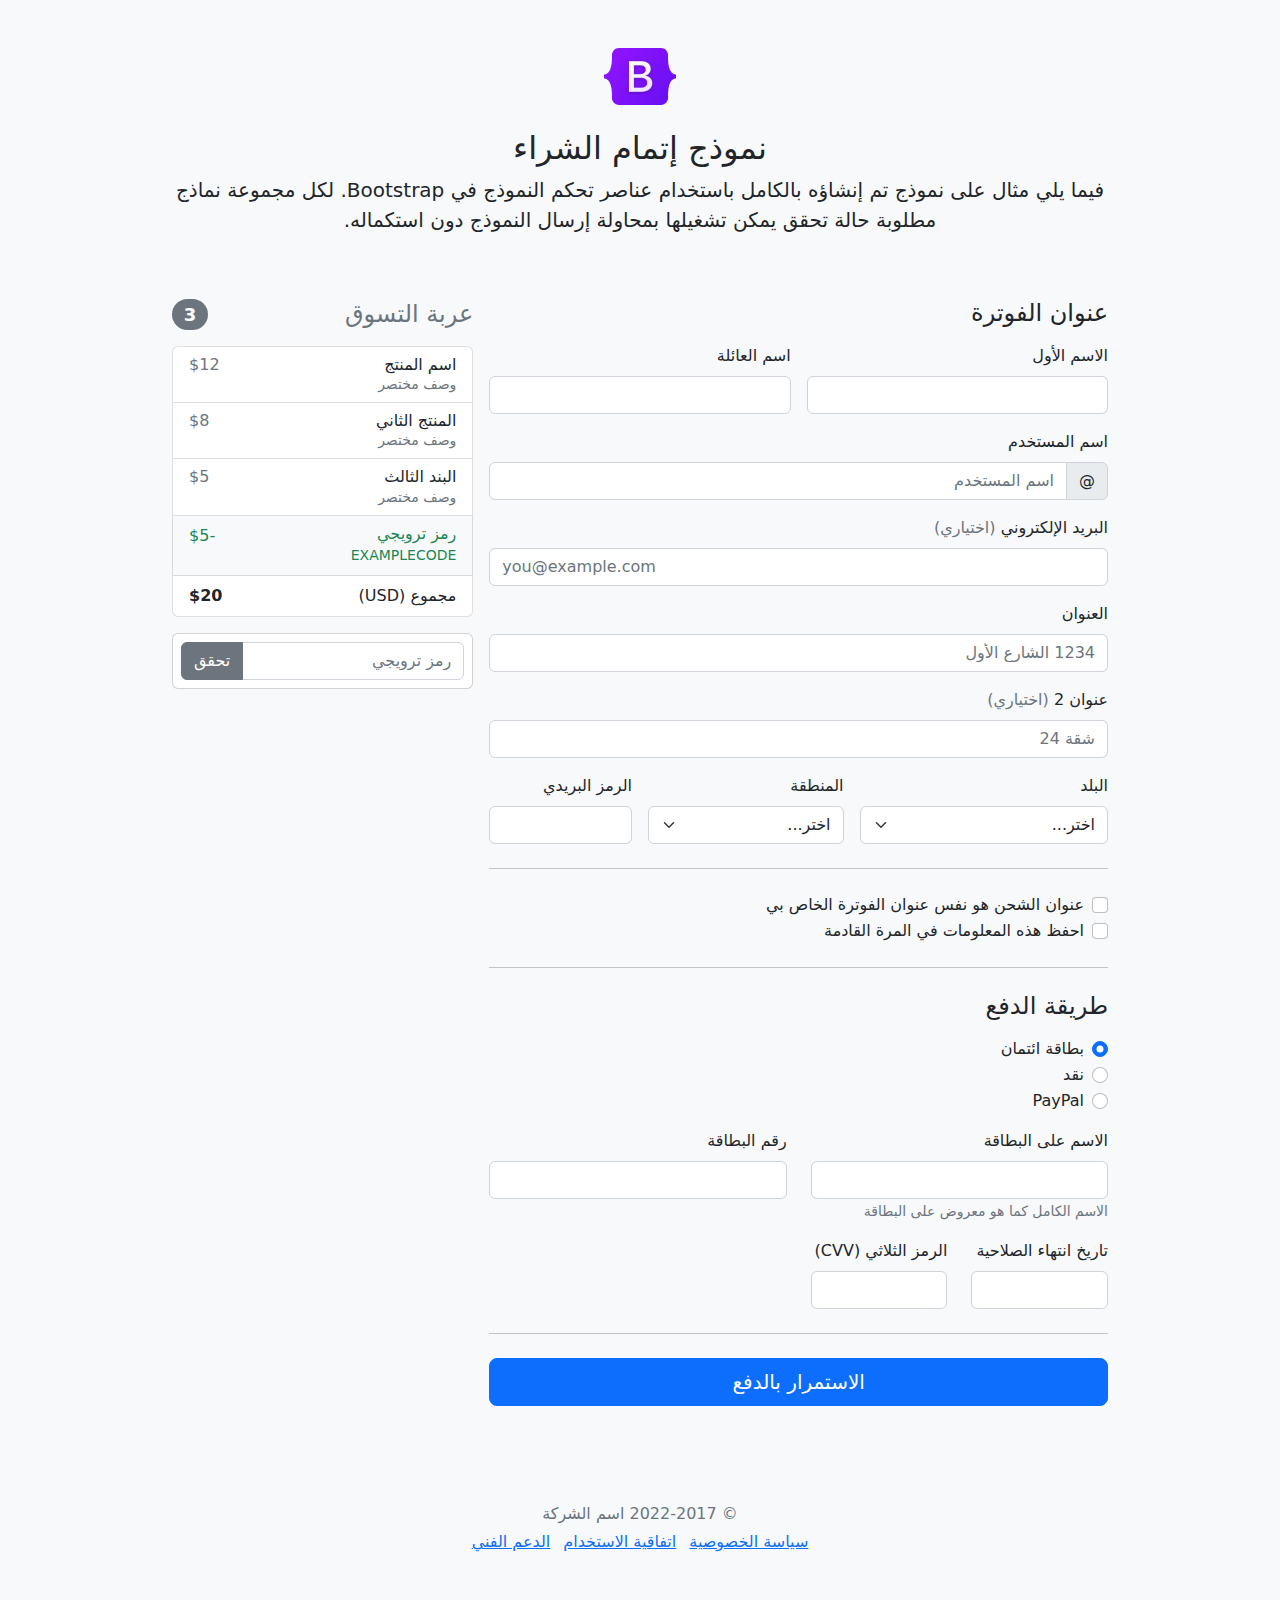
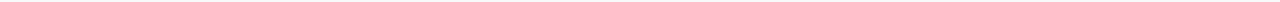
<file: bootstrap-5.2.3-examples/checkout-rtl/index.html>
<!doctype html>
<html lang="ar" dir="rtl">
  <head>
    <meta charset="utf-8">
    <meta name="viewport" content="width=device-width, initial-scale=1">
    <meta name="description" content="">
    <meta name="author" content="Mark Otto, Jacob Thornton, and Bootstrap contributors">
    <meta name="generator" content="Hugo 0.104.2">
    <title>مثال إتمام الشراء · Bootstrap v5.2</title>

    <link rel="canonical" href="https://getbootstrap.com/docs/5.2/examples/checkout-rtl/">

    

    

<link href="../assets/dist/css/bootstrap.rtl.min.css" rel="stylesheet">

    <style>
      .bd-placeholder-img {
        font-size: 1.125rem;
        text-anchor: middle;
        -webkit-user-select: none;
        -moz-user-select: none;
        user-select: none;
      }

      @media (min-width: 768px) {
        .bd-placeholder-img-lg {
          font-size: 3.5rem;
        }
      }

      .b-example-divider {
        height: 3rem;
        background-color: rgba(0, 0, 0, .1);
        border: solid rgba(0, 0, 0, .15);
        border-width: 1px 0;
        box-shadow: inset 0 .5em 1.5em rgba(0, 0, 0, .1), inset 0 .125em .5em rgba(0, 0, 0, .15);
      }

      .b-example-vr {
        flex-shrink: 0;
        width: 1.5rem;
        height: 100vh;
      }

      .bi {
        vertical-align: -.125em;
        fill: currentColor;
      }

      .nav-scroller {
        position: relative;
        z-index: 2;
        height: 2.75rem;
        overflow-y: hidden;
      }

      .nav-scroller .nav {
        display: flex;
        flex-wrap: nowrap;
        padding-bottom: 1rem;
        margin-top: -1px;
        overflow-x: auto;
        text-align: center;
        white-space: nowrap;
        -webkit-overflow-scrolling: touch;
      }
    </style>

    
    <!-- Custom styles for this template -->
    <link href="../checkout/form-validation.css" rel="stylesheet">
  </head>
  <body class="bg-light">
    
<div class="container">
  <main>
    <div class="py-5 text-center">
      <img class="d-block mx-auto mb-4" src="../assets/brand/bootstrap-logo.svg" alt="" width="72" height="57">
      <h2>نموذج إتمام الشراء</h2>
      <p class="lead">فيما يلي مثال على نموذج تم إنشاؤه بالكامل باستخدام عناصر تحكم النموذج في Bootstrap. لكل مجموعة نماذج مطلوبة حالة تحقق يمكن تشغيلها بمحاولة إرسال النموذج دون استكماله.</p>
    </div>

    <div class="row g-3">
      <div class="col-md-5 col-lg-4 order-md-last">
        <h4 class="d-flex justify-content-between align-items-center mb-3">
          <span class="text-muted">عربة التسوق</span>
          <span class="badge bg-secondary rounded-pill">3</span>
        </h4>
        <ul class="list-group mb-3">
          <li class="list-group-item d-flex justify-content-between lh-sm">
            <div>
              <h6 class="my-0">اسم المنتج</h6>
              <small class="text-muted">وصف مختصر</small>
            </div>
            <span class="text-muted">$12</span>
          </li>
          <li class="list-group-item d-flex justify-content-between lh-sm">
            <div>
              <h6 class="my-0">المنتج الثاني</h6>
              <small class="text-muted">وصف مختصر</small>
            </div>
            <span class="text-muted">$8</span>
          </li>
          <li class="list-group-item d-flex justify-content-between lh-sm">
            <div>
              <h6 class="my-0">البند الثالث</h6>
              <small class="text-muted">وصف مختصر</small>
            </div>
            <span class="text-muted">$5</span>
          </li>
          <li class="list-group-item d-flex justify-content-between bg-light">
            <div class="text-success">
              <h6 class="my-0">رمز ترويجي</h6>
              <small>EXAMPLECODE</small>
            </div>
            <span class="text-success">-$5</span>
          </li>
          <li class="list-group-item d-flex justify-content-between">
            <span>مجموع (USD)</span>
            <strong>$20</strong>
          </li>
        </ul>

        <form class="card p-2">
          <div class="input-group">
            <input type="text" class="form-control" placeholder="رمز ترويجي">
            <button type="submit" class="btn btn-secondary">تحقق</button>
          </div>
        </form>
      </div>
      <div class="col-md-7 col-lg-8">
        <h4 class="mb-3">عنوان الفوترة</h4>
        <form class="needs-validation" novalidate>
          <div class="row g-3">
            <div class="col-sm-6">
              <label for="firstName" class="form-label">الاسم الأول</label>
              <input type="text" class="form-control" id="firstName" placeholder="" value="" required>
              <div class="invalid-feedback">
                يرجى إدخال اسم أول صحيح.
              </div>
            </div>

            <div class="col-sm-6">
              <label for="lastName" class="form-label">اسم العائلة</label>
              <input type="text" class="form-control" id="lastName" placeholder="" value="" required>
              <div class="invalid-feedback">
                يرجى إدخال اسم عائلة صحيح.
              </div>
            </div>

            <div class="col-12">
              <label for="username" class="form-label">اسم المستخدم</label>
              <div class="input-group has-validation">
                <span class="input-group-text">@</span>
                <input type="text" class="form-control" id="username" placeholder="اسم المستخدم" required>
              <div class="invalid-feedback">
                اسم المستخدم الخاص بك مطلوب.
                </div>
              </div>
            </div>

            <div class="col-12">
              <label for="email" class="form-label">البريد الإلكتروني <span class="text-muted">(اختياري)</span></label>
              <input type="email" class="form-control" id="email" placeholder="you@example.com">
              <div class="invalid-feedback">
                يرجى إدخال عنوان بريد إلكتروني صحيح لتصلكم تحديثات الشحن.
              </div>
            </div>

            <div class="col-12">
              <label for="address" class="form-label">العنوان</label>
              <input type="text" class="form-control" id="address" placeholder="1234 الشارع الأول" required>
              <div class="invalid-feedback">
                يرجى إدخال عنوان الشحن الخاص بك.
              </div>
            </div>

            <div class="col-12">
              <label for="address2" class="form-label">عنوان 2 <span class="text-muted">(اختياري)</span></label>
              <input type="text" class="form-control" id="address2" placeholder="شقة 24">
            </div>

            <div class="col-md-5">
              <label for="country" class="form-label">البلد</label>
              <select class="form-select" id="country" required>
                <option value="">اختر...</option>
                <option>الولايات المتحدة الأمريكية</option>
              </select>
              <div class="invalid-feedback">
                يرجى اختيار بلد صحيح.
              </div>
            </div>

            <div class="col-md-4">
              <label for="state" class="form-label">المنطقة</label>
              <select class="form-select" id="state" required>
                <option value="">اختر...</option>
                <option>كاليفورنيا</option>
              </select>
              <div class="invalid-feedback">
                يرجى اختيار اسم منطقة صحيح.
              </div>
            </div>

            <div class="col-md-3">
              <label for="zip" class="form-label">الرمز البريدي</label>
              <input type="text" class="form-control" id="zip" placeholder="" required>
              <div class="invalid-feedback">
                الرمز البريدي مطلوب.
              </div>
            </div>
          </div>

          <hr class="my-4">

          <div class="form-check">
            <input type="checkbox" class="form-check-input" id="same-address">
            <label class="form-check-label" for="same-address">عنوان الشحن هو نفس عنوان الفوترة الخاص بي</label>
          </div>

          <div class="form-check">
            <input type="checkbox" class="form-check-input" id="save-info">
            <label class="form-check-label" for="save-info">احفظ هذه المعلومات في المرة القادمة</label>
          </div>

          <hr class="my-4">

          <h4 class="mb-3">طريقة الدفع</h4>

          <div class="my-3">
            <div class="form-check">
              <input id="credit" name="paymentMethod" type="radio" class="form-check-input" checked required>
              <label class="form-check-label" for="credit">بطاقة ائتمان</label>
            </div>
            <div class="form-check">
              <input id="cash" name="paymentMethod" type="radio" class="form-check-input" required>
              <label class="form-check-label" for="cash">نقد</label>
            </div>
            <div class="form-check">
              <input id="paypal" name="paymentMethod" type="radio" class="form-check-input" required>
              <label class="form-check-label" for="paypal">PayPal</label>
            </div>
          </div>

          <div class="row gy-3">
            <div class="col-md-6">
              <label for="cc-name" class="form-label">الاسم على البطاقة</label>
              <input type="text" class="form-control" id="cc-name" placeholder="" required>
              <small class="text-muted">الاسم الكامل كما هو معروض على البطاقة</small>
              <div class="invalid-feedback">
                الاسم على البطاقة مطلوب
              </div>
            </div>

            <div class="col-md-6">
              <label for="cc-number" class="form-label">رقم البطاقة</label>
              <input type="text" class="form-control" id="cc-number" placeholder="" required>
              <div class="invalid-feedback">
                رقم بطاقة الائتمان مطلوب
              </div>
            </div>

            <div class="col-md-3">
              <label for="cc-expiration" class="form-label">تاريخ انتهاء الصلاحية</label>
              <input type="text" class="form-control" id="cc-expiration" placeholder="" required>
              <div class="invalid-feedback">
                تاريخ انتهاء الصلاحية مطلوب
              </div>
            </div>

            <div class="col-md-3">
              <label for="cc-cvv" class="form-label">الرمز الثلاثي (CVV)</label>
              <input type="text" class="form-control" id="cc-cvv" placeholder="" required>
              <div class="invalid-feedback">
                رمز الحماية مطلوب
              </div>
            </div>
          </div>

          <hr class="my-4">

          <button class="w-100 btn btn-primary btn-lg" type="submit">الاستمرار بالدفع</button>
        </form>
      </div>
    </div>
  </main>
  <footer class="my-5 pt-5 text-muted text-center text-small">
    <p class="mb-1">&copy; 2022-2017 اسم الشركة</p>
    <ul class="list-inline">
      <li class="list-inline-item"><a href="#">سياسة الخصوصية</a></li>
      <li class="list-inline-item"><a href="#">اتفاقية الاستخدام</a></li>
      <li class="list-inline-item"><a href="#">الدعم الفني</a></li>
    </ul>
  </footer>
</div>


    <script src="../assets/dist/js/bootstrap.bundle.min.js"></script>

      <script src="../checkout/form-validation.js"></script>
  </body>
</html>
</file>
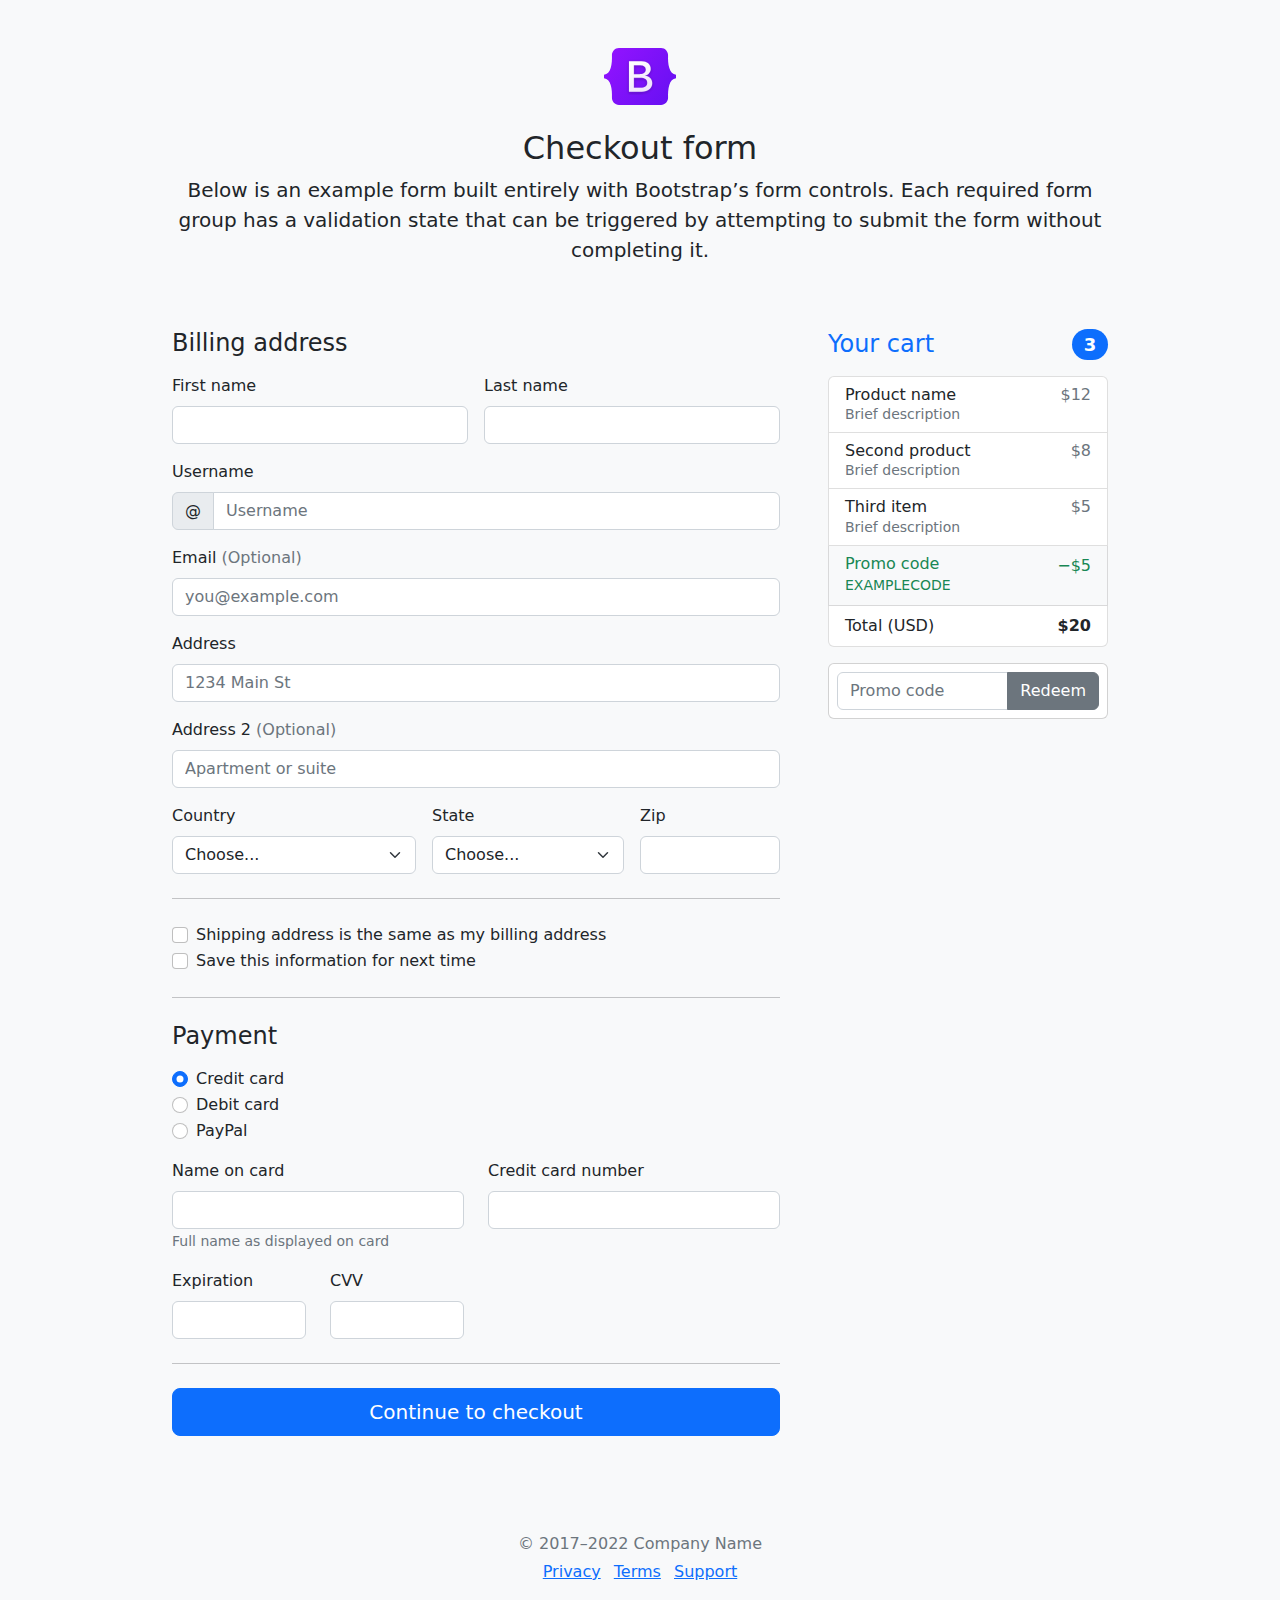
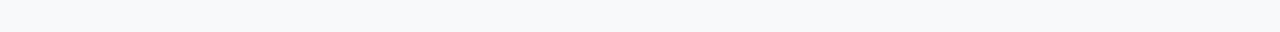
<file: bootstrap-5.2.3-examples/checkout/index.html>
<!doctype html>
<html lang="en">
  <head>
    <meta charset="utf-8">
    <meta name="viewport" content="width=device-width, initial-scale=1">
    <meta name="description" content="">
    <meta name="author" content="Mark Otto, Jacob Thornton, and Bootstrap contributors">
    <meta name="generator" content="Hugo 0.104.2">
    <title>Checkout example · Bootstrap v5.2</title>

    <link rel="canonical" href="https://getbootstrap.com/docs/5.2/examples/checkout/">

    

    

<link href="../assets/dist/css/bootstrap.min.css" rel="stylesheet">

    <style>
      .bd-placeholder-img {
        font-size: 1.125rem;
        text-anchor: middle;
        -webkit-user-select: none;
        -moz-user-select: none;
        user-select: none;
      }

      @media (min-width: 768px) {
        .bd-placeholder-img-lg {
          font-size: 3.5rem;
        }
      }

      .b-example-divider {
        height: 3rem;
        background-color: rgba(0, 0, 0, .1);
        border: solid rgba(0, 0, 0, .15);
        border-width: 1px 0;
        box-shadow: inset 0 .5em 1.5em rgba(0, 0, 0, .1), inset 0 .125em .5em rgba(0, 0, 0, .15);
      }

      .b-example-vr {
        flex-shrink: 0;
        width: 1.5rem;
        height: 100vh;
      }

      .bi {
        vertical-align: -.125em;
        fill: currentColor;
      }

      .nav-scroller {
        position: relative;
        z-index: 2;
        height: 2.75rem;
        overflow-y: hidden;
      }

      .nav-scroller .nav {
        display: flex;
        flex-wrap: nowrap;
        padding-bottom: 1rem;
        margin-top: -1px;
        overflow-x: auto;
        text-align: center;
        white-space: nowrap;
        -webkit-overflow-scrolling: touch;
      }
    </style>

    
    <!-- Custom styles for this template -->
    <link href="form-validation.css" rel="stylesheet">
  </head>
  <body class="bg-light">
    
<div class="container">
  <main>
    <div class="py-5 text-center">
      <img class="d-block mx-auto mb-4" src="../assets/brand/bootstrap-logo.svg" alt="" width="72" height="57">
      <h2>Checkout form</h2>
      <p class="lead">Below is an example form built entirely with Bootstrap’s form controls. Each required form group has a validation state that can be triggered by attempting to submit the form without completing it.</p>
    </div>

    <div class="row g-5">
      <div class="col-md-5 col-lg-4 order-md-last">
        <h4 class="d-flex justify-content-between align-items-center mb-3">
          <span class="text-primary">Your cart</span>
          <span class="badge bg-primary rounded-pill">3</span>
        </h4>
        <ul class="list-group mb-3">
          <li class="list-group-item d-flex justify-content-between lh-sm">
            <div>
              <h6 class="my-0">Product name</h6>
              <small class="text-muted">Brief description</small>
            </div>
            <span class="text-muted">$12</span>
          </li>
          <li class="list-group-item d-flex justify-content-between lh-sm">
            <div>
              <h6 class="my-0">Second product</h6>
              <small class="text-muted">Brief description</small>
            </div>
            <span class="text-muted">$8</span>
          </li>
          <li class="list-group-item d-flex justify-content-between lh-sm">
            <div>
              <h6 class="my-0">Third item</h6>
              <small class="text-muted">Brief description</small>
            </div>
            <span class="text-muted">$5</span>
          </li>
          <li class="list-group-item d-flex justify-content-between bg-light">
            <div class="text-success">
              <h6 class="my-0">Promo code</h6>
              <small>EXAMPLECODE</small>
            </div>
            <span class="text-success">−$5</span>
          </li>
          <li class="list-group-item d-flex justify-content-between">
            <span>Total (USD)</span>
            <strong>$20</strong>
          </li>
        </ul>

        <form class="card p-2">
          <div class="input-group">
            <input type="text" class="form-control" placeholder="Promo code">
            <button type="submit" class="btn btn-secondary">Redeem</button>
          </div>
        </form>
      </div>
      <div class="col-md-7 col-lg-8">
        <h4 class="mb-3">Billing address</h4>
        <form class="needs-validation" novalidate>
          <div class="row g-3">
            <div class="col-sm-6">
              <label for="firstName" class="form-label">First name</label>
              <input type="text" class="form-control" id="firstName" placeholder="" value="" required>
              <div class="invalid-feedback">
                Valid first name is required.
              </div>
            </div>

            <div class="col-sm-6">
              <label for="lastName" class="form-label">Last name</label>
              <input type="text" class="form-control" id="lastName" placeholder="" value="" required>
              <div class="invalid-feedback">
                Valid last name is required.
              </div>
            </div>

            <div class="col-12">
              <label for="username" class="form-label">Username</label>
              <div class="input-group has-validation">
                <span class="input-group-text">@</span>
                <input type="text" class="form-control" id="username" placeholder="Username" required>
              <div class="invalid-feedback">
                  Your username is required.
                </div>
              </div>
            </div>

            <div class="col-12">
              <label for="email" class="form-label">Email <span class="text-muted">(Optional)</span></label>
              <input type="email" class="form-control" id="email" placeholder="you@example.com">
              <div class="invalid-feedback">
                Please enter a valid email address for shipping updates.
              </div>
            </div>

            <div class="col-12">
              <label for="address" class="form-label">Address</label>
              <input type="text" class="form-control" id="address" placeholder="1234 Main St" required>
              <div class="invalid-feedback">
                Please enter your shipping address.
              </div>
            </div>

            <div class="col-12">
              <label for="address2" class="form-label">Address 2 <span class="text-muted">(Optional)</span></label>
              <input type="text" class="form-control" id="address2" placeholder="Apartment or suite">
            </div>

            <div class="col-md-5">
              <label for="country" class="form-label">Country</label>
              <select class="form-select" id="country" required>
                <option value="">Choose...</option>
                <option>United States</option>
              </select>
              <div class="invalid-feedback">
                Please select a valid country.
              </div>
            </div>

            <div class="col-md-4">
              <label for="state" class="form-label">State</label>
              <select class="form-select" id="state" required>
                <option value="">Choose...</option>
                <option>California</option>
              </select>
              <div class="invalid-feedback">
                Please provide a valid state.
              </div>
            </div>

            <div class="col-md-3">
              <label for="zip" class="form-label">Zip</label>
              <input type="text" class="form-control" id="zip" placeholder="" required>
              <div class="invalid-feedback">
                Zip code required.
              </div>
            </div>
          </div>

          <hr class="my-4">

          <div class="form-check">
            <input type="checkbox" class="form-check-input" id="same-address">
            <label class="form-check-label" for="same-address">Shipping address is the same as my billing address</label>
          </div>

          <div class="form-check">
            <input type="checkbox" class="form-check-input" id="save-info">
            <label class="form-check-label" for="save-info">Save this information for next time</label>
          </div>

          <hr class="my-4">

          <h4 class="mb-3">Payment</h4>

          <div class="my-3">
            <div class="form-check">
              <input id="credit" name="paymentMethod" type="radio" class="form-check-input" checked required>
              <label class="form-check-label" for="credit">Credit card</label>
            </div>
            <div class="form-check">
              <input id="debit" name="paymentMethod" type="radio" class="form-check-input" required>
              <label class="form-check-label" for="debit">Debit card</label>
            </div>
            <div class="form-check">
              <input id="paypal" name="paymentMethod" type="radio" class="form-check-input" required>
              <label class="form-check-label" for="paypal">PayPal</label>
            </div>
          </div>

          <div class="row gy-3">
            <div class="col-md-6">
              <label for="cc-name" class="form-label">Name on card</label>
              <input type="text" class="form-control" id="cc-name" placeholder="" required>
              <small class="text-muted">Full name as displayed on card</small>
              <div class="invalid-feedback">
                Name on card is required
              </div>
            </div>

            <div class="col-md-6">
              <label for="cc-number" class="form-label">Credit card number</label>
              <input type="text" class="form-control" id="cc-number" placeholder="" required>
              <div class="invalid-feedback">
                Credit card number is required
              </div>
            </div>

            <div class="col-md-3">
              <label for="cc-expiration" class="form-label">Expiration</label>
              <input type="text" class="form-control" id="cc-expiration" placeholder="" required>
              <div class="invalid-feedback">
                Expiration date required
              </div>
            </div>

            <div class="col-md-3">
              <label for="cc-cvv" class="form-label">CVV</label>
              <input type="text" class="form-control" id="cc-cvv" placeholder="" required>
              <div class="invalid-feedback">
                Security code required
              </div>
            </div>
          </div>

          <hr class="my-4">

          <button class="w-100 btn btn-primary btn-lg" type="submit">Continue to checkout</button>
        </form>
      </div>
    </div>
  </main>

  <footer class="my-5 pt-5 text-muted text-center text-small">
    <p class="mb-1">&copy; 2017–2022 Company Name</p>
    <ul class="list-inline">
      <li class="list-inline-item"><a href="#">Privacy</a></li>
      <li class="list-inline-item"><a href="#">Terms</a></li>
      <li class="list-inline-item"><a href="#">Support</a></li>
    </ul>
  </footer>
</div>


    <script src="../assets/dist/js/bootstrap.bundle.min.js"></script>

      <script src="form-validation.js"></script>
  </body>
</html>
</file>
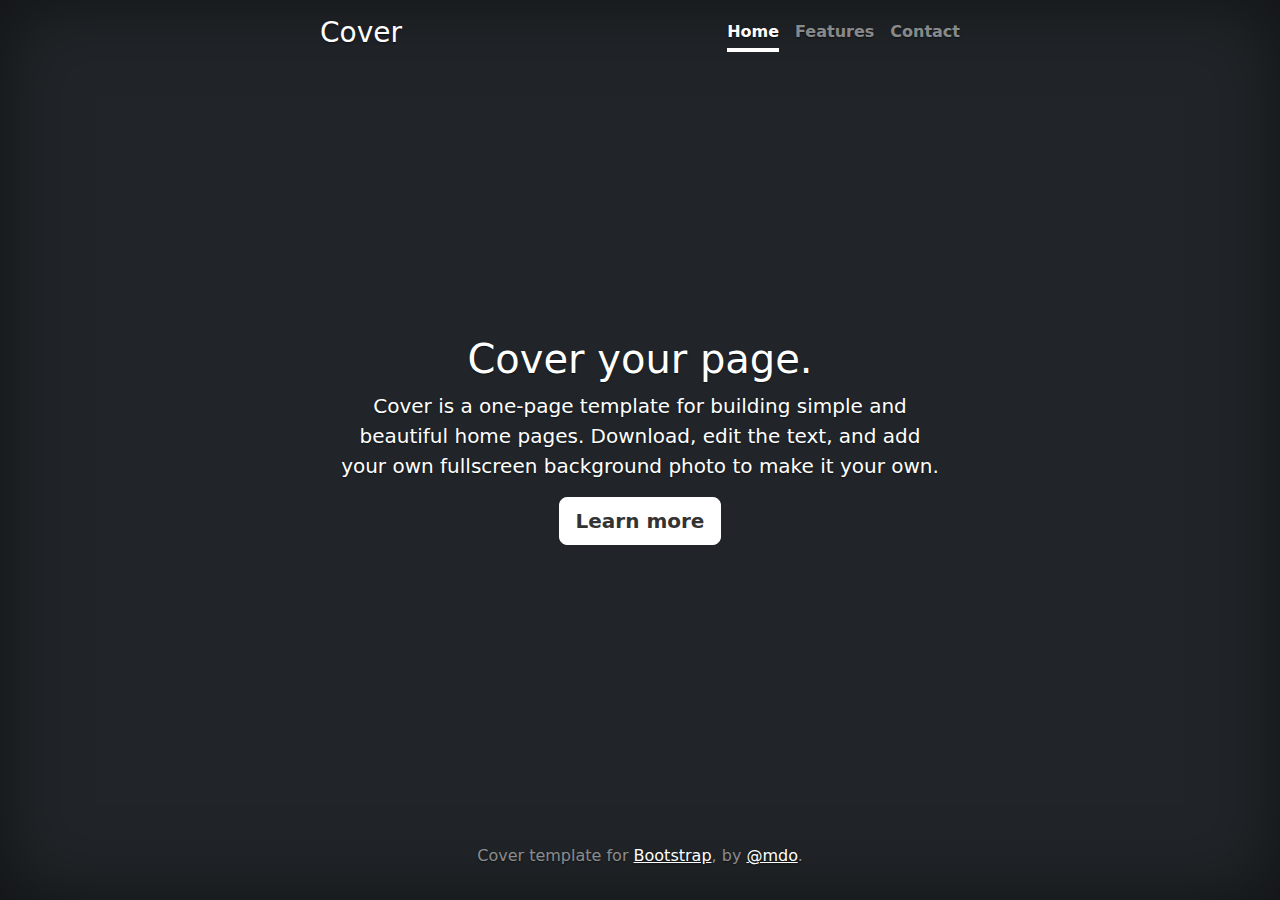
<file: bootstrap-5.2.3-examples/cover/index.html>
<!doctype html>
<html lang="en" class="h-100">
  <head>
    <meta charset="utf-8">
    <meta name="viewport" content="width=device-width, initial-scale=1">
    <meta name="description" content="">
    <meta name="author" content="Mark Otto, Jacob Thornton, and Bootstrap contributors">
    <meta name="generator" content="Hugo 0.104.2">
    <title>Cover Template · Bootstrap v5.2</title>

    <link rel="canonical" href="https://getbootstrap.com/docs/5.2/examples/cover/">

    

    

<link href="../assets/dist/css/bootstrap.min.css" rel="stylesheet">

    <style>
      .bd-placeholder-img {
        font-size: 1.125rem;
        text-anchor: middle;
        -webkit-user-select: none;
        -moz-user-select: none;
        user-select: none;
      }

      @media (min-width: 768px) {
        .bd-placeholder-img-lg {
          font-size: 3.5rem;
        }
      }

      .b-example-divider {
        height: 3rem;
        background-color: rgba(0, 0, 0, .1);
        border: solid rgba(0, 0, 0, .15);
        border-width: 1px 0;
        box-shadow: inset 0 .5em 1.5em rgba(0, 0, 0, .1), inset 0 .125em .5em rgba(0, 0, 0, .15);
      }

      .b-example-vr {
        flex-shrink: 0;
        width: 1.5rem;
        height: 100vh;
      }

      .bi {
        vertical-align: -.125em;
        fill: currentColor;
      }

      .nav-scroller {
        position: relative;
        z-index: 2;
        height: 2.75rem;
        overflow-y: hidden;
      }

      .nav-scroller .nav {
        display: flex;
        flex-wrap: nowrap;
        padding-bottom: 1rem;
        margin-top: -1px;
        overflow-x: auto;
        text-align: center;
        white-space: nowrap;
        -webkit-overflow-scrolling: touch;
      }
    </style>

    
    <!-- Custom styles for this template -->
    <link href="cover.css" rel="stylesheet">
  </head>
  <body class="d-flex h-100 text-center text-bg-dark">
    
<div class="cover-container d-flex w-100 h-100 p-3 mx-auto flex-column">
  <header class="mb-auto">
    <div>
      <h3 class="float-md-start mb-0">Cover</h3>
      <nav class="nav nav-masthead justify-content-center float-md-end">
        <a class="nav-link fw-bold py-1 px-0 active" aria-current="page" href="#">Home</a>
        <a class="nav-link fw-bold py-1 px-0" href="#">Features</a>
        <a class="nav-link fw-bold py-1 px-0" href="#">Contact</a>
      </nav>
    </div>
  </header>

  <main class="px-3">
    <h1>Cover your page.</h1>
    <p class="lead">Cover is a one-page template for building simple and beautiful home pages. Download, edit the text, and add your own fullscreen background photo to make it your own.</p>
    <p class="lead">
      <a href="#" class="btn btn-lg btn-secondary fw-bold border-white bg-white">Learn more</a>
    </p>
  </main>

  <footer class="mt-auto text-white-50">
    <p>Cover template for <a href="https://getbootstrap.com/" class="text-white">Bootstrap</a>, by <a href="https://twitter.com/mdo" class="text-white">@mdo</a>.</p>
  </footer>
</div>


    
  </body>
</html>
</file>
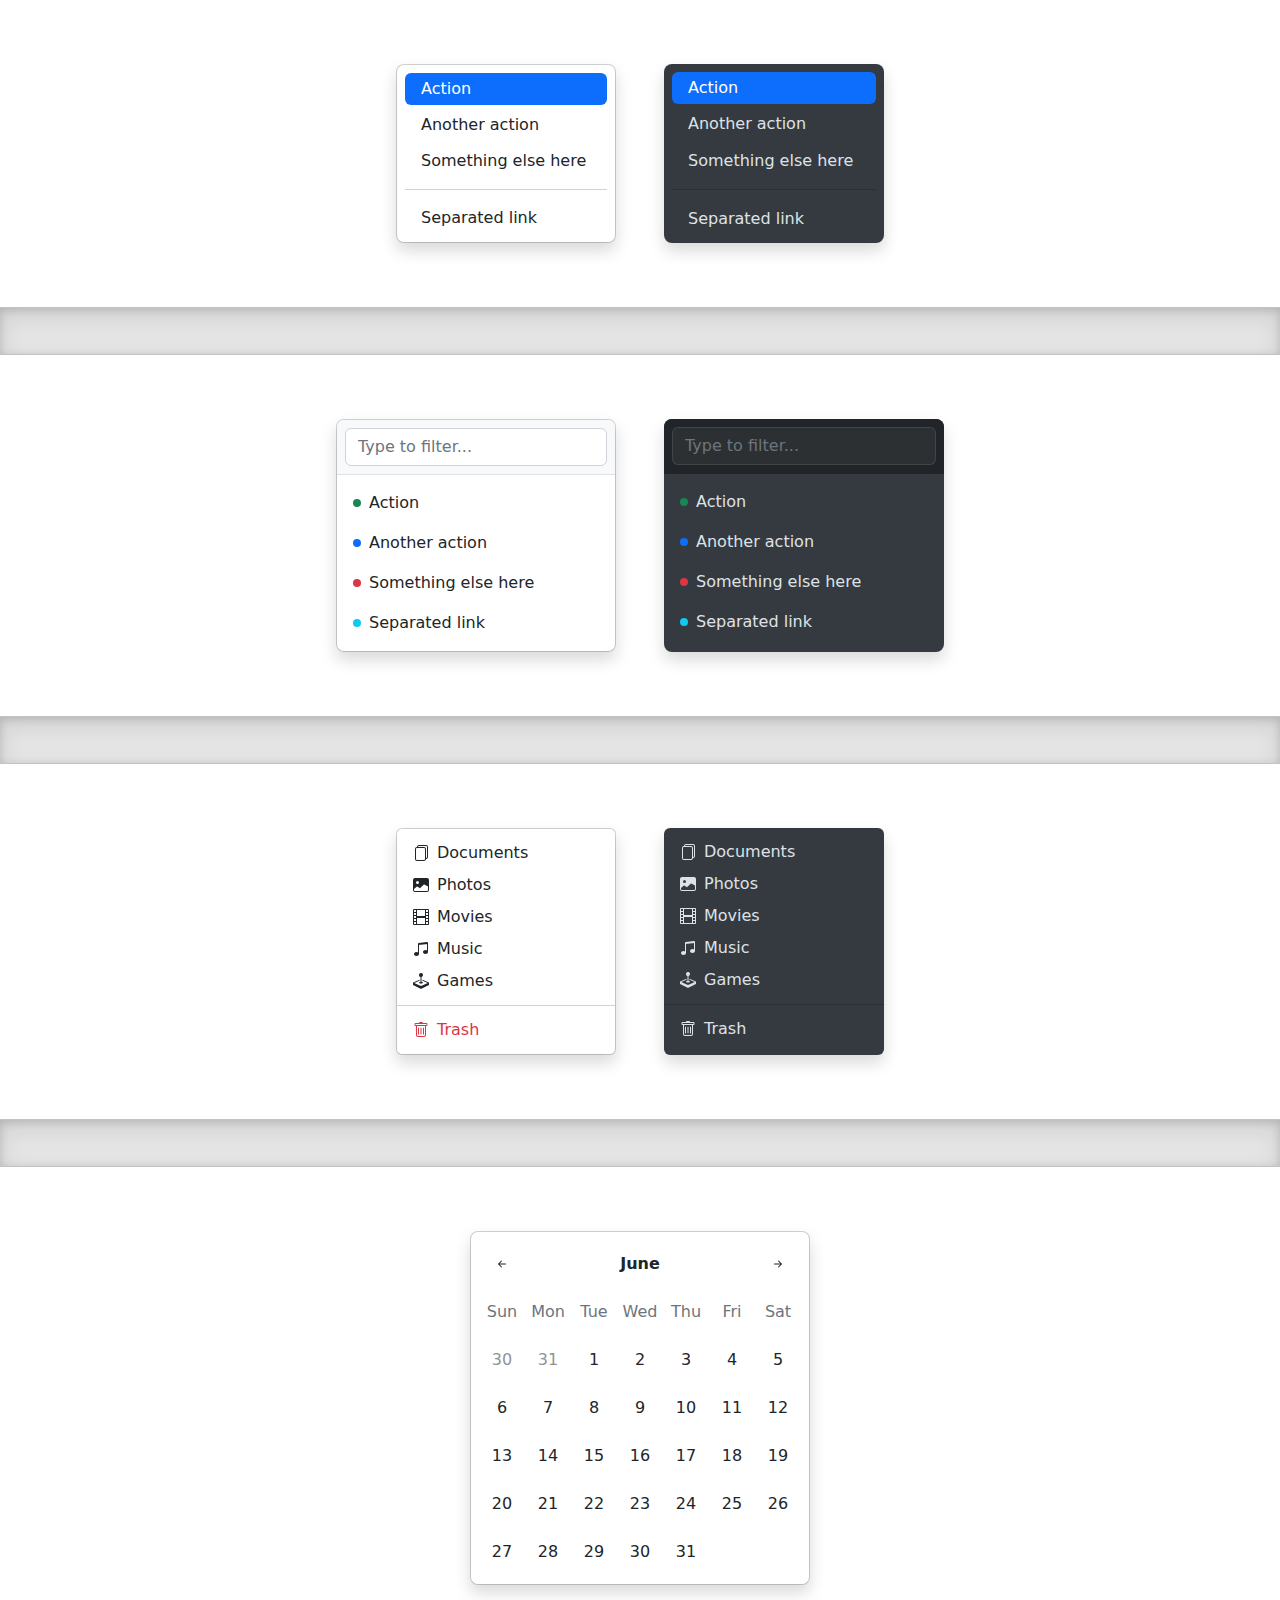
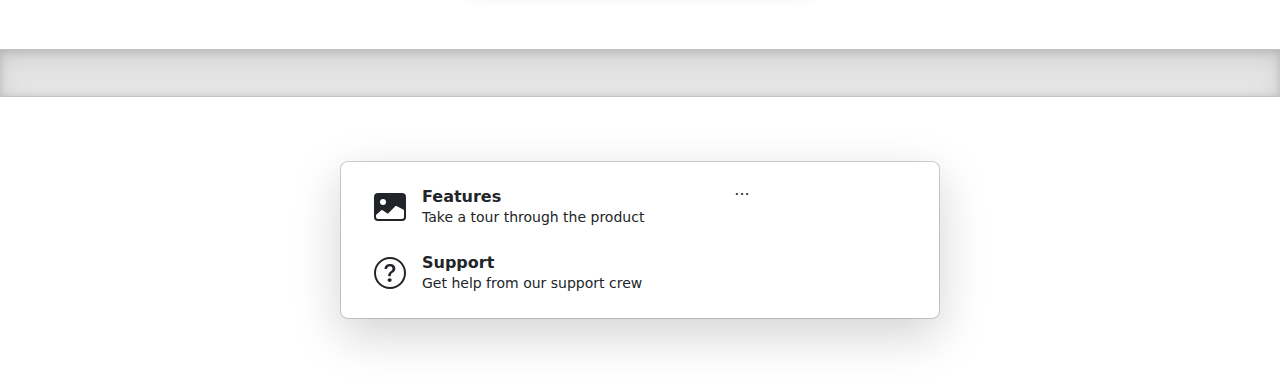
<file: bootstrap-5.2.3-examples/dropdowns/index.html>
<!doctype html>
<html lang="en">
  <head>
    <meta charset="utf-8">
    <meta name="viewport" content="width=device-width, initial-scale=1">
    <meta name="description" content="">
    <meta name="author" content="Mark Otto, Jacob Thornton, and Bootstrap contributors">
    <meta name="generator" content="Hugo 0.104.2">
    <title>Dropdowns · Bootstrap v5.2</title>

    <link rel="canonical" href="https://getbootstrap.com/docs/5.2/examples/dropdowns/">

    

    

<link href="../assets/dist/css/bootstrap.min.css" rel="stylesheet">

    <style>
      .bd-placeholder-img {
        font-size: 1.125rem;
        text-anchor: middle;
        -webkit-user-select: none;
        -moz-user-select: none;
        user-select: none;
      }

      @media (min-width: 768px) {
        .bd-placeholder-img-lg {
          font-size: 3.5rem;
        }
      }

      .b-example-divider {
        height: 3rem;
        background-color: rgba(0, 0, 0, .1);
        border: solid rgba(0, 0, 0, .15);
        border-width: 1px 0;
        box-shadow: inset 0 .5em 1.5em rgba(0, 0, 0, .1), inset 0 .125em .5em rgba(0, 0, 0, .15);
      }

      .b-example-vr {
        flex-shrink: 0;
        width: 1.5rem;
        height: 100vh;
      }

      .bi {
        vertical-align: -.125em;
        fill: currentColor;
      }

      .nav-scroller {
        position: relative;
        z-index: 2;
        height: 2.75rem;
        overflow-y: hidden;
      }

      .nav-scroller .nav {
        display: flex;
        flex-wrap: nowrap;
        padding-bottom: 1rem;
        margin-top: -1px;
        overflow-x: auto;
        text-align: center;
        white-space: nowrap;
        -webkit-overflow-scrolling: touch;
      }
    </style>

    
    <!-- Custom styles for this template -->
    <link href="dropdowns.css" rel="stylesheet">
  </head>
  <body>
    
<svg xmlns="http://www.w3.org/2000/svg" style="display: none;">
  <symbol id="bootstrap" viewBox="0 0 118 94">
    <title>Bootstrap</title>
    <path fill-rule="evenodd" clip-rule="evenodd" d="M24.509 0c-6.733 0-11.715 5.893-11.492 12.284.214 6.14-.064 14.092-2.066 20.577C8.943 39.365 5.547 43.485 0 44.014v5.972c5.547.529 8.943 4.649 10.951 11.153 2.002 6.485 2.28 14.437 2.066 20.577C12.794 88.106 17.776 94 24.51 94H93.5c6.733 0 11.714-5.893 11.491-12.284-.214-6.14.064-14.092 2.066-20.577 2.009-6.504 5.396-10.624 10.943-11.153v-5.972c-5.547-.529-8.934-4.649-10.943-11.153-2.002-6.484-2.28-14.437-2.066-20.577C105.214 5.894 100.233 0 93.5 0H24.508zM80 57.863C80 66.663 73.436 72 62.543 72H44a2 2 0 01-2-2V24a2 2 0 012-2h18.437c9.083 0 15.044 4.92 15.044 12.474 0 5.302-4.01 10.049-9.119 10.88v.277C75.317 46.394 80 51.21 80 57.863zM60.521 28.34H49.948v14.934h8.905c6.884 0 10.68-2.772 10.68-7.727 0-4.643-3.264-7.207-9.012-7.207zM49.948 49.2v16.458H60.91c7.167 0 10.964-2.876 10.964-8.281 0-5.406-3.903-8.178-11.425-8.178H49.948z"></path>
  </symbol>

  <symbol id="exclamation-triangle-fill" viewBox="0 0 16 16">
    <path d="M8.982 1.566a1.13 1.13 0 0 0-1.96 0L.165 13.233c-.457.778.091 1.767.98 1.767h13.713c.889 0 1.438-.99.98-1.767L8.982 1.566zM8 5c.535 0 .954.462.9.995l-.35 3.507a.552.552 0 0 1-1.1 0L7.1 5.995A.905.905 0 0 1 8 5zm.002 6a1 1 0 1 1 0 2 1 1 0 0 1 0-2z"/>
  </symbol>

  <symbol id="check2" viewBox="0 0 16 16">
    <path d="M13.854 3.646a.5.5 0 0 1 0 .708l-7 7a.5.5 0 0 1-.708 0l-3.5-3.5a.5.5 0 1 1 .708-.708L6.5 10.293l6.646-6.647a.5.5 0 0 1 .708 0z"/>
  </symbol>

  <symbol id="check2-circle" viewBox="0 0 16 16">
    <path d="M2.5 8a5.5 5.5 0 0 1 8.25-4.764.5.5 0 0 0 .5-.866A6.5 6.5 0 1 0 14.5 8a.5.5 0 0 0-1 0 5.5 5.5 0 1 1-11 0z"/>
    <path d="M15.354 3.354a.5.5 0 0 0-.708-.708L8 9.293 5.354 6.646a.5.5 0 1 0-.708.708l3 3a.5.5 0 0 0 .708 0l7-7z"/>
  </symbol>

  <symbol id="bookmark-star" viewBox="0 0 16 16">
    <path d="M7.84 4.1a.178.178 0 0 1 .32 0l.634 1.285a.178.178 0 0 0 .134.098l1.42.206c.145.021.204.2.098.303L9.42 6.993a.178.178 0 0 0-.051.158l.242 1.414a.178.178 0 0 1-.258.187l-1.27-.668a.178.178 0 0 0-.165 0l-1.27.668a.178.178 0 0 1-.257-.187l.242-1.414a.178.178 0 0 0-.05-.158l-1.03-1.001a.178.178 0 0 1 .098-.303l1.42-.206a.178.178 0 0 0 .134-.098L7.84 4.1z"/>
    <path d="M2 2a2 2 0 0 1 2-2h8a2 2 0 0 1 2 2v13.5a.5.5 0 0 1-.777.416L8 13.101l-5.223 2.815A.5.5 0 0 1 2 15.5V2zm2-1a1 1 0 0 0-1 1v12.566l4.723-2.482a.5.5 0 0 1 .554 0L13 14.566V2a1 1 0 0 0-1-1H4z"/>
  </symbol>

  <symbol id="grid-fill" viewBox="0 0 16 16">
    <path d="M1 2.5A1.5 1.5 0 0 1 2.5 1h3A1.5 1.5 0 0 1 7 2.5v3A1.5 1.5 0 0 1 5.5 7h-3A1.5 1.5 0 0 1 1 5.5v-3zm8 0A1.5 1.5 0 0 1 10.5 1h3A1.5 1.5 0 0 1 15 2.5v3A1.5 1.5 0 0 1 13.5 7h-3A1.5 1.5 0 0 1 9 5.5v-3zm-8 8A1.5 1.5 0 0 1 2.5 9h3A1.5 1.5 0 0 1 7 10.5v3A1.5 1.5 0 0 1 5.5 15h-3A1.5 1.5 0 0 1 1 13.5v-3zm8 0A1.5 1.5 0 0 1 10.5 9h3a1.5 1.5 0 0 1 1.5 1.5v3a1.5 1.5 0 0 1-1.5 1.5h-3A1.5 1.5 0 0 1 9 13.5v-3z"/>
  </symbol>

  <symbol id="stars" viewBox="0 0 16 16">
    <path d="M7.657 6.247c.11-.33.576-.33.686 0l.645 1.937a2.89 2.89 0 0 0 1.829 1.828l1.936.645c.33.11.33.576 0 .686l-1.937.645a2.89 2.89 0 0 0-1.828 1.829l-.645 1.936a.361.361 0 0 1-.686 0l-.645-1.937a2.89 2.89 0 0 0-1.828-1.828l-1.937-.645a.361.361 0 0 1 0-.686l1.937-.645a2.89 2.89 0 0 0 1.828-1.828l.645-1.937zM3.794 1.148a.217.217 0 0 1 .412 0l.387 1.162c.173.518.579.924 1.097 1.097l1.162.387a.217.217 0 0 1 0 .412l-1.162.387A1.734 1.734 0 0 0 4.593 5.69l-.387 1.162a.217.217 0 0 1-.412 0L3.407 5.69A1.734 1.734 0 0 0 2.31 4.593l-1.162-.387a.217.217 0 0 1 0-.412l1.162-.387A1.734 1.734 0 0 0 3.407 2.31l.387-1.162zM10.863.099a.145.145 0 0 1 .274 0l.258.774c.115.346.386.617.732.732l.774.258a.145.145 0 0 1 0 .274l-.774.258a1.156 1.156 0 0 0-.732.732l-.258.774a.145.145 0 0 1-.274 0l-.258-.774a1.156 1.156 0 0 0-.732-.732L9.1 2.137a.145.145 0 0 1 0-.274l.774-.258c.346-.115.617-.386.732-.732L10.863.1z"/>
  </symbol>

  <symbol id="film" viewBox="0 0 16 16">
    <path d="M0 1a1 1 0 0 1 1-1h14a1 1 0 0 1 1 1v14a1 1 0 0 1-1 1H1a1 1 0 0 1-1-1V1zm4 0v6h8V1H4zm8 8H4v6h8V9zM1 1v2h2V1H1zm2 3H1v2h2V4zM1 7v2h2V7H1zm2 3H1v2h2v-2zm-2 3v2h2v-2H1zM15 1h-2v2h2V1zm-2 3v2h2V4h-2zm2 3h-2v2h2V7zm-2 3v2h2v-2h-2zm2 3h-2v2h2v-2z"/>
  </symbol>

  <symbol id="joystick" viewBox="0 0 16 16">
    <path d="M10 2a2 2 0 0 1-1.5 1.937v5.087c.863.083 1.5.377 1.5.726 0 .414-.895.75-2 .75s-2-.336-2-.75c0-.35.637-.643 1.5-.726V3.937A2 2 0 1 1 10 2z"/>
    <path d="M0 9.665v1.717a1 1 0 0 0 .553.894l6.553 3.277a2 2 0 0 0 1.788 0l6.553-3.277a1 1 0 0 0 .553-.894V9.665c0-.1-.06-.19-.152-.23L9.5 6.715v.993l5.227 2.178a.125.125 0 0 1 .001.23l-5.94 2.546a2 2 0 0 1-1.576 0l-5.94-2.546a.125.125 0 0 1 .001-.23L6.5 7.708l-.013-.988L.152 9.435a.25.25 0 0 0-.152.23z"/>
  </symbol>

  <symbol id="music-note-beamed" viewBox="0 0 16 16">
    <path d="M6 13c0 1.105-1.12 2-2.5 2S1 14.105 1 13c0-1.104 1.12-2 2.5-2s2.5.896 2.5 2zm9-2c0 1.105-1.12 2-2.5 2s-2.5-.895-2.5-2 1.12-2 2.5-2 2.5.895 2.5 2z"/>
    <path fill-rule="evenodd" d="M14 11V2h1v9h-1zM6 3v10H5V3h1z"/>
    <path d="M5 2.905a1 1 0 0 1 .9-.995l8-.8a1 1 0 0 1 1.1.995V3L5 4V2.905z"/>
  </symbol>

  <symbol id="files" viewBox="0 0 16 16">
    <path d="M13 0H6a2 2 0 0 0-2 2 2 2 0 0 0-2 2v10a2 2 0 0 0 2 2h7a2 2 0 0 0 2-2 2 2 0 0 0 2-2V2a2 2 0 0 0-2-2zm0 13V4a2 2 0 0 0-2-2H5a1 1 0 0 1 1-1h7a1 1 0 0 1 1 1v10a1 1 0 0 1-1 1zM3 4a1 1 0 0 1 1-1h7a1 1 0 0 1 1 1v10a1 1 0 0 1-1 1H4a1 1 0 0 1-1-1V4z"/>
  </symbol>

  <symbol id="image-fill" viewBox="0 0 16 16">
    <path d="M.002 3a2 2 0 0 1 2-2h12a2 2 0 0 1 2 2v10a2 2 0 0 1-2 2h-12a2 2 0 0 1-2-2V3zm1 9v1a1 1 0 0 0 1 1h12a1 1 0 0 0 1-1V9.5l-3.777-1.947a.5.5 0 0 0-.577.093l-3.71 3.71-2.66-1.772a.5.5 0 0 0-.63.062L1.002 12zm5-6.5a1.5 1.5 0 1 0-3 0 1.5 1.5 0 0 0 3 0z"/>
  </symbol>

  <symbol id="trash" viewBox="0 0 16 16">
    <path d="M5.5 5.5A.5.5 0 0 1 6 6v6a.5.5 0 0 1-1 0V6a.5.5 0 0 1 .5-.5zm2.5 0a.5.5 0 0 1 .5.5v6a.5.5 0 0 1-1 0V6a.5.5 0 0 1 .5-.5zm3 .5a.5.5 0 0 0-1 0v6a.5.5 0 0 0 1 0V6z"/>
    <path fill-rule="evenodd" d="M14.5 3a1 1 0 0 1-1 1H13v9a2 2 0 0 1-2 2H5a2 2 0 0 1-2-2V4h-.5a1 1 0 0 1-1-1V2a1 1 0 0 1 1-1H6a1 1 0 0 1 1-1h2a1 1 0 0 1 1 1h3.5a1 1 0 0 1 1 1v1zM4.118 4 4 4.059V13a1 1 0 0 0 1 1h6a1 1 0 0 0 1-1V4.059L11.882 4H4.118zM2.5 3V2h11v1h-11z"/>
  </symbol>

  <symbol id="question-circle" viewBox="0 0 16 16">
    <path d="M8 15A7 7 0 1 1 8 1a7 7 0 0 1 0 14zm0 1A8 8 0 1 0 8 0a8 8 0 0 0 0 16z"/>
    <path d="M5.255 5.786a.237.237 0 0 0 .241.247h.825c.138 0 .248-.113.266-.25.09-.656.54-1.134 1.342-1.134.686 0 1.314.343 1.314 1.168 0 .635-.374.927-.965 1.371-.673.489-1.206 1.06-1.168 1.987l.003.217a.25.25 0 0 0 .25.246h.811a.25.25 0 0 0 .25-.25v-.105c0-.718.273-.927 1.01-1.486.609-.463 1.244-.977 1.244-2.056 0-1.511-1.276-2.241-2.673-2.241-1.267 0-2.655.59-2.75 2.286zm1.557 5.763c0 .533.425.927 1.01.927.609 0 1.028-.394 1.028-.927 0-.552-.42-.94-1.029-.94-.584 0-1.009.388-1.009.94z"/>
  </symbol>

  <symbol id="arrow-left-short" viewBox="0 0 16 16">
    <path fill-rule="evenodd" d="M12 8a.5.5 0 0 1-.5.5H5.707l2.147 2.146a.5.5 0 0 1-.708.708l-3-3a.5.5 0 0 1 0-.708l3-3a.5.5 0 1 1 .708.708L5.707 7.5H11.5a.5.5 0 0 1 .5.5z"/>
  </symbol>

  <symbol id="arrow-right-short" viewBox="0 0 16 16">
    <path fill-rule="evenodd" d="M4 8a.5.5 0 0 1 .5-.5h5.793L8.146 5.354a.5.5 0 1 1 .708-.708l3 3a.5.5 0 0 1 0 .708l-3 3a.5.5 0 0 1-.708-.708L10.293 8.5H4.5A.5.5 0 0 1 4 8z"/>
  </symbol>
</svg>

<div class="d-flex gap-5 justify-content-center">
  <ul class="dropdown-menu position-static d-grid gap-1 p-2 rounded-3 mx-0 shadow w-220px">
    <li><a class="dropdown-item rounded-2 active" href="#">Action</a></li>
    <li><a class="dropdown-item rounded-2" href="#">Another action</a></li>
    <li><a class="dropdown-item rounded-2" href="#">Something else here</a></li>
    <li><hr class="dropdown-divider"></li>
    <li><a class="dropdown-item rounded-2" href="#">Separated link</a></li>
  </ul>
  <ul class="dropdown-menu dropdown-menu-dark position-static d-grid gap-1 p-2 rounded-3 mx-0 border-0 shadow w-220px">
    <li><a class="dropdown-item rounded-2 active" href="#">Action</a></li>
    <li><a class="dropdown-item rounded-2" href="#">Another action</a></li>
    <li><a class="dropdown-item rounded-2" href="#">Something else here</a></li>
    <li><hr class="dropdown-divider"></li>
    <li><a class="dropdown-item rounded-2" href="#">Separated link</a></li>
  </ul>
</div>

<div class="b-example-divider"></div>

<div class="d-flex gap-5 justify-content-center">
  <div class="dropdown-menu d-block position-static pt-0 mx-0 rounded-3 shadow overflow-hidden w-280px">
    <form class="p-2 mb-2 bg-light border-bottom">
      <input type="search" class="form-control" autocomplete="false" placeholder="Type to filter...">
    </form>
    <ul class="list-unstyled mb-0">
      <li><a class="dropdown-item d-flex align-items-center gap-2 py-2" href="#">
        <span class="d-inline-block bg-success rounded-circle p-1"></span>
        Action
      </a></li>
      <li><a class="dropdown-item d-flex align-items-center gap-2 py-2" href="#">
        <span class="d-inline-block bg-primary rounded-circle p-1"></span>
        Another action
      </a></li>
      <li><a class="dropdown-item d-flex align-items-center gap-2 py-2" href="#">
        <span class="d-inline-block bg-danger rounded-circle p-1"></span>
        Something else here
      </a></li>
      <li><a class="dropdown-item d-flex align-items-center gap-2 py-2" href="#">
        <span class="d-inline-block bg-info rounded-circle p-1"></span>
        Separated link
      </a></li>
    </ul>
  </div>

  <div class="dropdown-menu dropdown-menu-dark d-block position-static border-0 pt-0 mx-0 rounded-3 shadow overflow-hidden w-280px">
    <form class="p-2 mb-2 bg-dark border-bottom border-dark">
      <input type="search" class="form-control form-control-dark" autocomplete="false" placeholder="Type to filter...">
    </form>
    <ul class="list-unstyled mb-0">
      <li><a class="dropdown-item d-flex align-items-center gap-2 py-2" href="#">
        <span class="d-inline-block bg-success rounded-circle p-1"></span>
        Action
      </a></li>
      <li><a class="dropdown-item d-flex align-items-center gap-2 py-2" href="#">
        <span class="d-inline-block bg-primary rounded-circle p-1"></span>
        Another action
      </a></li>
      <li><a class="dropdown-item d-flex align-items-center gap-2 py-2" href="#">
        <span class="d-inline-block bg-danger rounded-circle p-1"></span>
        Something else here
      </a></li>
      <li><a class="dropdown-item d-flex align-items-center gap-2 py-2" href="#">
        <span class="d-inline-block bg-info rounded-circle p-1"></span>
        Separated link
      </a></li>
    </ul>
  </div>
</div>

<div class="b-example-divider"></div>

<div class="d-flex gap-5 justify-content-center">
  <ul class="dropdown-menu d-block position-static mx-0 shadow w-220px">
    <li>
      <a class="dropdown-item d-flex gap-2 align-items-center" href="#">
        <svg class="bi" width="16" height="16"><use xlink:href="#files"/></svg>
        Documents
      </a>
    </li>
    <li>
      <a class="dropdown-item d-flex gap-2 align-items-center" href="#">
        <svg class="bi" width="16" height="16"><use xlink:href="#image-fill"/></svg>
        Photos
      </a>
    </li>
    <li>
      <a class="dropdown-item d-flex gap-2 align-items-center" href="#">
        <svg class="bi" width="16" height="16"><use xlink:href="#film"/></svg>
        Movies
      </a>
    </li>
    <li>
      <a class="dropdown-item d-flex gap-2 align-items-center" href="#">
        <svg class="bi" width="16" height="16"><use xlink:href="#music-note-beamed"/></svg>
        Music
      </a>
    </li>
    <li>
      <a class="dropdown-item d-flex gap-2 align-items-center" href="#">
        <svg class="bi" width="16" height="16"><use xlink:href="#joystick"/></svg>
        Games
      </a>
    </li>
    <li><hr class="dropdown-divider"></li>
    <li>
      <a class="dropdown-item dropdown-item-danger d-flex gap-2 align-items-center" href="#">
        <svg class="bi" width="16" height="16"><use xlink:href="#trash"/></svg>
        Trash
      </a>
    </li>
  </ul>
  <ul class="dropdown-menu dropdown-menu-dark d-block position-static mx-0 border-0 shadow w-220px">
    <li>
      <a class="dropdown-item d-flex gap-2 align-items-center" href="#">
        <svg class="bi" width="16" height="16"><use xlink:href="#files"/></svg>
        Documents
      </a>
    </li>
    <li>
      <a class="dropdown-item d-flex gap-2 align-items-center" href="#">
        <svg class="bi" width="16" height="16"><use xlink:href="#image-fill"/></svg>
        Photos
      </a>
    </li>
    <li>
      <a class="dropdown-item d-flex gap-2 align-items-center" href="#">
        <svg class="bi" width="16" height="16"><use xlink:href="#film"/></svg>
        Movies
      </a>
    </li>
    <li>
      <a class="dropdown-item d-flex gap-2 align-items-center" href="#">
        <svg class="bi" width="16" height="16"><use xlink:href="#music-note-beamed"/></svg>
        Music
      </a>
    </li>
    <li>
      <a class="dropdown-item d-flex gap-2 align-items-center" href="#">
        <svg class="bi" width="16" height="16"><use xlink:href="#joystick"/></svg>
        Games
      </a>
    </li>
    <li><hr class="dropdown-divider"></li>
    <li>
      <a class="dropdown-item d-flex gap-2 align-items-center" href="#">
        <svg class="bi" width="16" height="16"><use xlink:href="#trash"/></svg>
        Trash
      </a>
    </li>
  </ul>
</div>

<div class="b-example-divider"></div>

<div class="dropdown-menu d-block position-static p-2 shadow rounded-3 w-340px">
  <div class="d-grid gap-1">
    <div class="cal">
      <div class="cal-month">
        <button class="btn cal-btn" type="button">
          <svg class="bi" width="16" height="16"><use xlink:href="#arrow-left-short"/></svg>
        </button>
        <strong class="cal-month-name">June</strong>
        <select class="form-select cal-month-name d-none">
          <option value="January">January</option>
          <option value="February">February</option>
          <option value="March">March</option>
          <option value="April">April</option>
          <option value="May">May</option>
          <option selected value="June">June</option>
          <option value="July">July</option>
          <option value="August">August</option>
          <option value="September">September</option>
          <option value="October">October</option>
          <option value="November">November</option>
          <option value="December">December</option>
        </select>
        <button class="btn cal-btn" type="button">
          <svg class="bi" width="16" height="16"><use xlink:href="#arrow-right-short"/></svg>
        </button>
      </div>
      <div class="cal-weekdays text-muted">
        <div class="cal-weekday">Sun</div>
        <div class="cal-weekday">Mon</div>
        <div class="cal-weekday">Tue</div>
        <div class="cal-weekday">Wed</div>
        <div class="cal-weekday">Thu</div>
        <div class="cal-weekday">Fri</div>
        <div class="cal-weekday">Sat</div>
      </div>
      <div class="cal-days">
        <button class="btn cal-btn" disabled type="button">30</button>
        <button class="btn cal-btn" disabled type="button">31</button>

        <button class="btn cal-btn" type="button">1</button>
        <button class="btn cal-btn" type="button">2</button>
        <button class="btn cal-btn" type="button">3</button>
        <button class="btn cal-btn" type="button">4</button>
        <button class="btn cal-btn" type="button">5</button>
        <button class="btn cal-btn" type="button">6</button>
        <button class="btn cal-btn" type="button">7</button>

        <button class="btn cal-btn" type="button">8</button>
        <button class="btn cal-btn" type="button">9</button>
        <button class="btn cal-btn" type="button">10</button>
        <button class="btn cal-btn" type="button">11</button>
        <button class="btn cal-btn" type="button">12</button>
        <button class="btn cal-btn" type="button">13</button>
        <button class="btn cal-btn" type="button">14</button>

        <button class="btn cal-btn" type="button">15</button>
        <button class="btn cal-btn" type="button">16</button>
        <button class="btn cal-btn" type="button">17</button>
        <button class="btn cal-btn" type="button">18</button>
        <button class="btn cal-btn" type="button">19</button>
        <button class="btn cal-btn" type="button">20</button>
        <button class="btn cal-btn" type="button">21</button>

        <button class="btn cal-btn" type="button">22</button>
        <button class="btn cal-btn" type="button">23</button>
        <button class="btn cal-btn" type="button">24</button>
        <button class="btn cal-btn" type="button">25</button>
        <button class="btn cal-btn" type="button">26</button>
        <button class="btn cal-btn" type="button">27</button>
        <button class="btn cal-btn" type="button">28</button>

        <button class="btn cal-btn" type="button">29</button>
        <button class="btn cal-btn" type="button">30</button>
        <button class="btn cal-btn" type="button">31</button>
      </div>
    </div>
  </div>
</div>

<div class="b-example-divider"></div>

<div class="dropdown-menu position-static d-flex align-items-stretch p-3 rounded-3 shadow-lg w-600px">
  <nav class="d-grid gap-2 col-8">
    <a href="#" class="btn btn-hover-light rounded-2 d-flex align-items-center gap-3 py-2 px-3 lh-sm text-start">
      <svg class="bi" width="32" height="32"><use xlink:href="#image-fill"/></svg>
      <div>
        <strong class="d-block">Features</strong>
        <small>Take a tour through the product</small>
      </div>
    </a>
    <a href="#" class="btn btn-hover-light rounded-2 d-flex align-items-center gap-3 py-2 px-3 lh-sm text-start">
      <svg class="bi" width="32" height="32"><use xlink:href="#question-circle"/></svg>
      <div>
        <strong class="d-block">Support</strong>
        <small>Get help from our support crew</small>
      </div>
    </a>
  </nav>
  <div class="col-4">
    ...
  </div>
</div>


    <script src="../assets/dist/js/bootstrap.bundle.min.js"></script>

      
  </body>
</html>
</file>
<file: bootstrap-5.2.3-examples/blog/blog.rtl.css>
/* stylelint-disable selector-list-comma-newline-after */

.blog-header {
  border-bottom: 1px solid #e5e5e5;
}

.blog-header-logo {
  font-family: Amiri, Georgia, "Times New Roman", serif;
  font-size: 2.25rem;
}

.blog-header-logo:hover {
  text-decoration: none;
}

h1, h2, h3, h4, h5, h6 {
  font-family: Amiri, Georgia, "Times New Roman", serif;
}

.display-4 {
  font-size: 2.5rem;
}
@media (min-width: 768px) {
  .display-4 {
    font-size: 3rem;
  }
}

.flex-auto {
  flex: 0 0 auto;
}

.h-250 { height: 250px; }
@media (min-width: 768px) {
  .h-md-250 { height: 250px; }
}

/* Pagination */
.blog-pagination {
  margin-bottom: 4rem;
}

/*
 * Blog posts
 */
.blog-post {
  margin-bottom: 4rem;
}
.blog-post-title {
  font-size: 2.5rem;
}
.blog-post-meta {
  margin-bottom: 1.25rem;
  color: #727272;
}

/*
 * Footer
 */
.blog-footer {
  padding: 2.5rem 0;
  color: #727272;
  text-align: center;
  background-color: #f9f9f9;
  border-top: .05rem solid #e5e5e5;
}
.blog-footer p:last-child {
  margin-bottom: 0;
}
</file>
<file: bootstrap-5.2.3-examples/blog/blog.css>
/* stylelint-disable selector-list-comma-newline-after */

.blog-header {
  border-bottom: 1px solid #e5e5e5;
}

.blog-header-logo {
  font-family: "Playfair Display", Georgia, "Times New Roman", serif/*rtl:Amiri, Georgia, "Times New Roman", serif*/;
  font-size: 2.25rem;
}

.blog-header-logo:hover {
  text-decoration: none;
}

h1, h2, h3, h4, h5, h6 {
  font-family: "Playfair Display", Georgia, "Times New Roman", serif/*rtl:Amiri, Georgia, "Times New Roman", serif*/;
}

.display-4 {
  font-size: 2.5rem;
}
@media (min-width: 768px) {
  .display-4 {
    font-size: 3rem;
  }
}

.flex-auto {
  flex: 0 0 auto;
}

.h-250 { height: 250px; }
@media (min-width: 768px) {
  .h-md-250 { height: 250px; }
}

/* Pagination */
.blog-pagination {
  margin-bottom: 4rem;
}

/*
 * Blog posts
 */
.blog-post {
  margin-bottom: 4rem;
}
.blog-post-title {
  font-size: 2.5rem;
}
.blog-post-meta {
  margin-bottom: 1.25rem;
  color: #727272;
}

/*
 * Footer
 */
.blog-footer {
  padding: 2.5rem 0;
  color: #727272;
  text-align: center;
  background-color: #f9f9f9;
  border-top: .05rem solid #e5e5e5;
}
.blog-footer p:last-child {
  margin-bottom: 0;
}
</file>
<file: bootstrap-5.2.3-examples/carousel/carousel.rtl.css>
/* GLOBAL STYLES
-------------------------------------------------- */
/* Padding below the footer and lighter body text */

body {
  padding-top: 3rem;
  padding-bottom: 3rem;
  color: #5a5a5a;
}


/* CUSTOMIZE THE CAROUSEL
-------------------------------------------------- */

/* Carousel base class */
.carousel {
  margin-bottom: 4rem;
}
/* Since positioning the image, we need to help out the caption */
.carousel-caption {
  bottom: 3rem;
  z-index: 10;
}

/* Declare heights because of positioning of img element */
.carousel-item {
  height: 32rem;
}


/* MARKETING CONTENT
-------------------------------------------------- */

/* Center align the text within the three columns below the carousel */
.marketing .col-lg-4 {
  margin-bottom: 1.5rem;
  text-align: center;
}
.marketing .col-lg-4 p {
  margin-right: .75rem;
  margin-left: .75rem;
}


/* Featurettes
------------------------- */

.featurette-divider {
  margin: 5rem 0; /* Space out the Bootstrap <hr> more */
}

/* Thin out the marketing headings */

/* RESPONSIVE CSS
-------------------------------------------------- */

@media (min-width: 40em) {
  /* Bump up size of carousel content */
  .carousel-caption p {
    margin-bottom: 1.25rem;
    font-size: 1.25rem;
    line-height: 1.4;
  }

  .featurette-heading {
    font-size: 50px;
  }
}

@media (min-width: 62em) {
  .featurette-heading {
    margin-top: 7rem;
  }
}
</file>
<file: bootstrap-5.2.3-examples/carousel/carousel.css>
/* GLOBAL STYLES
-------------------------------------------------- */
/* Padding below the footer and lighter body text */

body {
  padding-top: 3rem;
  padding-bottom: 3rem;
  color: #5a5a5a;
}


/* CUSTOMIZE THE CAROUSEL
-------------------------------------------------- */

/* Carousel base class */
.carousel {
  margin-bottom: 4rem;
}
/* Since positioning the image, we need to help out the caption */
.carousel-caption {
  bottom: 3rem;
  z-index: 10;
}

/* Declare heights because of positioning of img element */
.carousel-item {
  height: 32rem;
}


/* MARKETING CONTENT
-------------------------------------------------- */

/* Center align the text within the three columns below the carousel */
.marketing .col-lg-4 {
  margin-bottom: 1.5rem;
  text-align: center;
}
/* rtl:begin:ignore */
.marketing .col-lg-4 p {
  margin-right: .75rem;
  margin-left: .75rem;
}
/* rtl:end:ignore */


/* Featurettes
------------------------- */

.featurette-divider {
  margin: 5rem 0; /* Space out the Bootstrap <hr> more */
}

/* Thin out the marketing headings */
/* rtl:begin:remove */
.featurette-heading {
  letter-spacing: -.05rem;
}

/* rtl:end:remove */

/* RESPONSIVE CSS
-------------------------------------------------- */

@media (min-width: 40em) {
  /* Bump up size of carousel content */
  .carousel-caption p {
    margin-bottom: 1.25rem;
    font-size: 1.25rem;
    line-height: 1.4;
  }

  .featurette-heading {
    font-size: 50px;
  }
}

@media (min-width: 62em) {
  .featurette-heading {
    margin-top: 7rem;
  }
}
</file>
<file: bootstrap-5.2.3-examples/checkout/form-validation.css>
.container {
  max-width: 960px;
}
</file>
<file: bootstrap-5.2.3-examples/cover/cover.css>
/*
 * Globals
 */


/* Custom default button */
.btn-secondary,
.btn-secondary:hover,
.btn-secondary:focus {
  color: #333;
  text-shadow: none; /* Prevent inheritance from `body` */
}


/*
 * Base structure
 */

body {
  text-shadow: 0 .05rem .1rem rgba(0, 0, 0, .5);
  box-shadow: inset 0 0 5rem rgba(0, 0, 0, .5);
}

.cover-container {
  max-width: 42em;
}


/*
 * Header
 */

.nav-masthead .nav-link {
  color: rgba(255, 255, 255, .5);
  border-bottom: .25rem solid transparent;
}

.nav-masthead .nav-link:hover,
.nav-masthead .nav-link:focus {
  border-bottom-color: rgba(255, 255, 255, .25);
}

.nav-masthead .nav-link + .nav-link {
  margin-left: 1rem;
}

.nav-masthead .active {
  color: #fff;
  border-bottom-color: #fff;
}
</file>
<file: bootstrap-5.2.3-examples/dropdowns/dropdowns.css>
.dropdown-menu {
  margin: 4rem auto;
}

.dropdown-item-danger {
  color: var(--bs-red);
}
.dropdown-item-danger:hover,
.dropdown-item-danger:focus {
  color: #fff;
  background-color: var(--bs-red);
}
.dropdown-item-danger.active {
  background-color: var(--bs-red);
}

.btn-hover-light {
  background-color: var(--bs-white);
}
.btn-hover-light:hover,
.btn-hover-light:focus {
  color: var(--bs-blue);
  background-color: var(--bs-light);
}

.cal-month,
.cal-days,
.cal-weekdays {
  display: grid;
  grid-template-columns: repeat(7, 1fr);
  align-items: center;
}
.cal-month-name {
  grid-column-start: 2;
  grid-column-end: 7;
  text-align: center;
}
.cal-weekday,
.cal-btn {
  display: flex;
  flex-shrink: 0;
  align-items: center;
  justify-content: center;
  height: 3rem;
  padding: 0;
}
.cal-btn:not([disabled]) {
  font-weight: 500;
}
.cal-btn:hover,
.cal-btn:focus {
  background-color: rgba(0, 0, 0, .05);
}
.cal-btn[disabled] {
  border: 0;
  opacity: .5;
}

.form-control-dark {
  background-color: rgba(255, 255, 255, .05);
  border-color: rgba(255, 255, 255, .15);
}


.w-220px {
  width: 220px;
}

.w-280px {
  width: 280px;
}

.w-340px {
  width: 340px;
}

.w-600px {
  width: 600px;
}
</file>
<file: bootstrap-5.2.3-examples/cheatsheet/cheatsheet.rtl.css>
body {
  scroll-behavior: smooth;
}

/**
 * Bootstrap "Journal code" icon
 * @link https://icons.getbootstrap.com/icons/journal-code/
 */
.bd-heading a::before {
  display: inline-block;
  width: 1em;
  height: 1em;
  margin-left: .25rem;
  content: "";
  background-image: url("data:image/svg+xml,%3Csvg xmlns='http://www.w3.org/2000/svg' fill='%25230d6efd' viewBox='0 0 16 16'%3E%3Cpath d='M4 1h8a2 2 0 0 1 2 2v10a2 2 0 0 1-2 2H4a2 2 0 0 1-2-2h1a1 1 0 0 0 1 1h8a1 1 0 0 0 1-1V3a1 1 0 0 0-1-1H4a1 1 0 0 0-1 1H2a2 2 0 0 1 2-2z'/%3E%3Cpath d='M2 5v-.5a.5.5 0 0 1 1 0V5h.5a.5.5 0 0 1 0 1h-2a.5.5 0 0 1 0-1H2zm0 3v-.5a.5.5 0 0 1 1 0V8h.5a.5.5 0 0 1 0 1h-2a.5.5 0 0 1 0-1H2zm0 3v-.5a.5.5 0 0 1 1 0v.5h.5a.5.5 0 0 1 0 1h-2a.5.5 0 0 1 0-1H2z'/%3E%3Cpath fill-rule='evenodd' d='M8.646 5.646a.5.5 0 0 1 .708 0l2 2a.5.5 0 0 1 0 .708l-2 2a.5.5 0 0 1-.708-.708L10.293 8 8.646 6.354a.5.5 0 0 1 0-.708zm-1.292 0a.5.5 0 0 0-.708 0l-2 2a.5.5 0 0 0 0 .708l2 2a.5.5 0 0 0 .708-.708L5.707 8l1.647-1.646a.5.5 0 0 0 0-.708z'/%3E%3C/svg%3E");
  background-size: 1em;
}

/* stylelint-disable-next-line selector-max-universal */
.bd-heading + div > * + * {
  margin-top: 3rem;
}

/* Table of contents */
.bd-aside a {
  padding: .1875rem .5rem;
  margin-top: .125rem;
  margin-right: .3125rem;
  color: rgba(0, 0, 0, .65);
}

.bd-aside a:hover,
.bd-aside a:focus {
  color: rgba(0, 0, 0, .85);
  background-color: rgba(121, 82, 179, .1);
}

.bd-aside .active {
  font-weight: 600;
  color: rgba(0, 0, 0, .85);
}

.bd-aside .btn {
  padding: .25rem .5rem;
  font-weight: 600;
  color: rgba(0, 0, 0, .65);
}

.bd-aside .btn:hover,
.bd-aside .btn:focus {
  color: rgba(0, 0, 0, .85);
  background-color: rgba(121, 82, 179, .1);
}

.bd-aside .btn:focus {
  box-shadow: 0 0 0 1px rgba(121, 82, 179, .7);
}

.bd-aside .btn::before {
  width: 1.25em;
  line-height: 0;
  content: url("data:image/svg+xml,%3csvg xmlns='http://www.w3.org/2000/svg' width='16' height='16' viewBox='0 0 16 16'%3e%3cpath fill='none' stroke='rgba%280,0,0,.5%29' stroke-linecap='round' stroke-linejoin='round' stroke-width='2' d='M5 14l6-6-6-6'/%3e%3c/svg%3e");
  transition: transform .35s ease;
  transform: rotate(180deg) translateX(-2px);
  transform-origin: .5em 50%;
}

.bd-aside .btn[aria-expanded="true"]::before {
  transform: rotate(90deg);
}


/* Examples */
.scrollspy-example {
  height: 200px;
}

[id="modal"] .bd-example .btn,
[id="buttons"] .bd-example .btn,
[id="tooltips"] .bd-example .btn,
[id="popovers"] .bd-example .btn,
[id="dropdowns"] .bd-example .btn-group,
[id="dropdowns"] .bd-example .dropdown,
[id="dropdowns"] .bd-example .dropup,
[id="dropdowns"] .bd-example .dropend,
[id="dropdowns"] .bd-example .dropstart {
  margin: 0 0 1rem 1rem;
}

/* Layout */
@media (min-width: 1200px) {
  body {
    display: grid;
    grid-template-rows: auto;
    grid-template-columns: 1fr 4fr 1fr;
    gap: 1rem;
  }

  .bd-header {
    position: fixed;
    top: 0;
    right: 0;
    left: 0;
    z-index: 1030;
    grid-column: 1 / span 3;
  }

  .bd-aside,
  .bd-cheatsheet {
    padding-top: 4rem;
  }

  /**
   * 1. Too bad only Firefox supports subgrids ATM
   */
  .bd-cheatsheet,
  .bd-cheatsheet section,
  .bd-cheatsheet article {
    display: inherit; /* 1 */
    grid-template-rows: auto;
    grid-template-columns: 1fr 4fr;
    grid-column: 1 / span 2;
    gap: inherit; /* 1 */
  }

  .bd-aside {
    grid-area: 1 / 3;
    scroll-margin-top: 4rem;
  }

  .bd-cheatsheet section,
  .bd-cheatsheet section > h2 {
    top: 2rem;
    scroll-margin-top: 2rem;
  }

  .bd-cheatsheet section > h2::before {
    position: absolute;
    top: 0;
    right: 0;
    bottom: -2rem;
    left: 0;
    z-index: -1;
    content: "";
    background-image: linear-gradient(to bottom, rgba(255, 255, 255, 1) calc(100% - 3rem), rgba(255, 255, 255, .01));
  }

  .bd-cheatsheet article,
  .bd-cheatsheet .bd-heading {
    top: 8rem;
    scroll-margin-top: 8rem;
  }

  .bd-cheatsheet .bd-heading {
    z-index: 1;
  }
}
</file>
<file: bootstrap-5.2.3-examples/cheatsheet/cheatsheet.css>
body {
  scroll-behavior: smooth;
}

/**
 * Bootstrap "Journal code" icon
 * @link https://icons.getbootstrap.com/icons/journal-code/
 */
.bd-heading a::before {
  display: inline-block;
  width: 1em;
  height: 1em;
  margin-right: .25rem;
  content: "";
  background-image: url("data:image/svg+xml,%3Csvg xmlns='http://www.w3.org/2000/svg' fill='%25230d6efd' viewBox='0 0 16 16'%3E%3Cpath d='M4 1h8a2 2 0 0 1 2 2v10a2 2 0 0 1-2 2H4a2 2 0 0 1-2-2h1a1 1 0 0 0 1 1h8a1 1 0 0 0 1-1V3a1 1 0 0 0-1-1H4a1 1 0 0 0-1 1H2a2 2 0 0 1 2-2z'/%3E%3Cpath d='M2 5v-.5a.5.5 0 0 1 1 0V5h.5a.5.5 0 0 1 0 1h-2a.5.5 0 0 1 0-1H2zm0 3v-.5a.5.5 0 0 1 1 0V8h.5a.5.5 0 0 1 0 1h-2a.5.5 0 0 1 0-1H2zm0 3v-.5a.5.5 0 0 1 1 0v.5h.5a.5.5 0 0 1 0 1h-2a.5.5 0 0 1 0-1H2z'/%3E%3Cpath fill-rule='evenodd' d='M8.646 5.646a.5.5 0 0 1 .708 0l2 2a.5.5 0 0 1 0 .708l-2 2a.5.5 0 0 1-.708-.708L10.293 8 8.646 6.354a.5.5 0 0 1 0-.708zm-1.292 0a.5.5 0 0 0-.708 0l-2 2a.5.5 0 0 0 0 .708l2 2a.5.5 0 0 0 .708-.708L5.707 8l1.647-1.646a.5.5 0 0 0 0-.708z'/%3E%3C/svg%3E");
  background-size: 1em;
}

/* stylelint-disable-next-line selector-max-universal */
.bd-heading + div > * + * {
  margin-top: 3rem;
}

/* Table of contents */
.bd-aside a {
  padding: .1875rem .5rem;
  margin-top: .125rem;
  margin-left: .3125rem;
  color: rgba(0, 0, 0, .65);
}

.bd-aside a:hover,
.bd-aside a:focus {
  color: rgba(0, 0, 0, .85);
  background-color: rgba(121, 82, 179, .1);
}

.bd-aside .active {
  font-weight: 600;
  color: rgba(0, 0, 0, .85);
}

.bd-aside .btn {
  padding: .25rem .5rem;
  font-weight: 600;
  color: rgba(0, 0, 0, .65);
}

.bd-aside .btn:hover,
.bd-aside .btn:focus {
  color: rgba(0, 0, 0, .85);
  background-color: rgba(121, 82, 179, .1);
}

.bd-aside .btn:focus {
  box-shadow: 0 0 0 1px rgba(121, 82, 179, .7);
}

.bd-aside .btn::before {
  width: 1.25em;
  line-height: 0;
  content: url("data:image/svg+xml,%3csvg xmlns='http://www.w3.org/2000/svg' width='16' height='16' viewBox='0 0 16 16'%3e%3cpath fill='none' stroke='rgba%280,0,0,.5%29' stroke-linecap='round' stroke-linejoin='round' stroke-width='2' d='M5 14l6-6-6-6'/%3e%3c/svg%3e");
  transition: transform .35s ease;

  /* rtl:raw:
  transform: rotate(180deg) translateX(-2px);
  */
  transform-origin: .5em 50%;
}

.bd-aside .btn[aria-expanded="true"]::before {
  transform: rotate(90deg)/* rtl:ignore */;
}


/* Examples */
.scrollspy-example {
  height: 200px;
}

[id="modal"] .bd-example .btn,
[id="buttons"] .bd-example .btn,
[id="tooltips"] .bd-example .btn,
[id="popovers"] .bd-example .btn,
[id="dropdowns"] .bd-example .btn-group,
[id="dropdowns"] .bd-example .dropdown,
[id="dropdowns"] .bd-example .dropup,
[id="dropdowns"] .bd-example .dropend,
[id="dropdowns"] .bd-example .dropstart {
  margin: 0 1rem 1rem 0;
}

/* Layout */
@media (min-width: 1200px) {
  body {
    display: grid;
    grid-template-rows: auto;
    grid-template-columns: 1fr 4fr 1fr;
    gap: 1rem;
  }

  .bd-header {
    position: fixed;
    top: 0;
    /* rtl:begin:ignore */
    right: 0;
    left: 0;
    /* rtl:end:ignore */
    z-index: 1030;
    grid-column: 1 / span 3;
  }

  .bd-aside,
  .bd-cheatsheet {
    padding-top: 4rem;
  }

  /**
   * 1. Too bad only Firefox supports subgrids ATM
   */
  .bd-cheatsheet,
  .bd-cheatsheet section,
  .bd-cheatsheet article {
    display: inherit; /* 1 */
    grid-template-rows: auto;
    grid-template-columns: 1fr 4fr;
    grid-column: 1 / span 2;
    gap: inherit; /* 1 */
  }

  .bd-aside {
    grid-area: 1 / 3;
    scroll-margin-top: 4rem;
  }

  .bd-cheatsheet section,
  .bd-cheatsheet section > h2 {
    top: 2rem;
    scroll-margin-top: 2rem;
  }

  .bd-cheatsheet section > h2::before {
    position: absolute;
    /* rtl:begin:ignore */
    top: 0;
    right: 0;
    bottom: -2rem;
    left: 0;
    /* rtl:end:ignore */
    z-index: -1;
    content: "";
    background-image: linear-gradient(to bottom, rgba(255, 255, 255, 1) calc(100% - 3rem), rgba(255, 255, 255, .01));
  }

  .bd-cheatsheet article,
  .bd-cheatsheet .bd-heading {
    top: 8rem;
    scroll-margin-top: 8rem;
  }

  .bd-cheatsheet .bd-heading {
    z-index: 1;
  }
}
</file>
